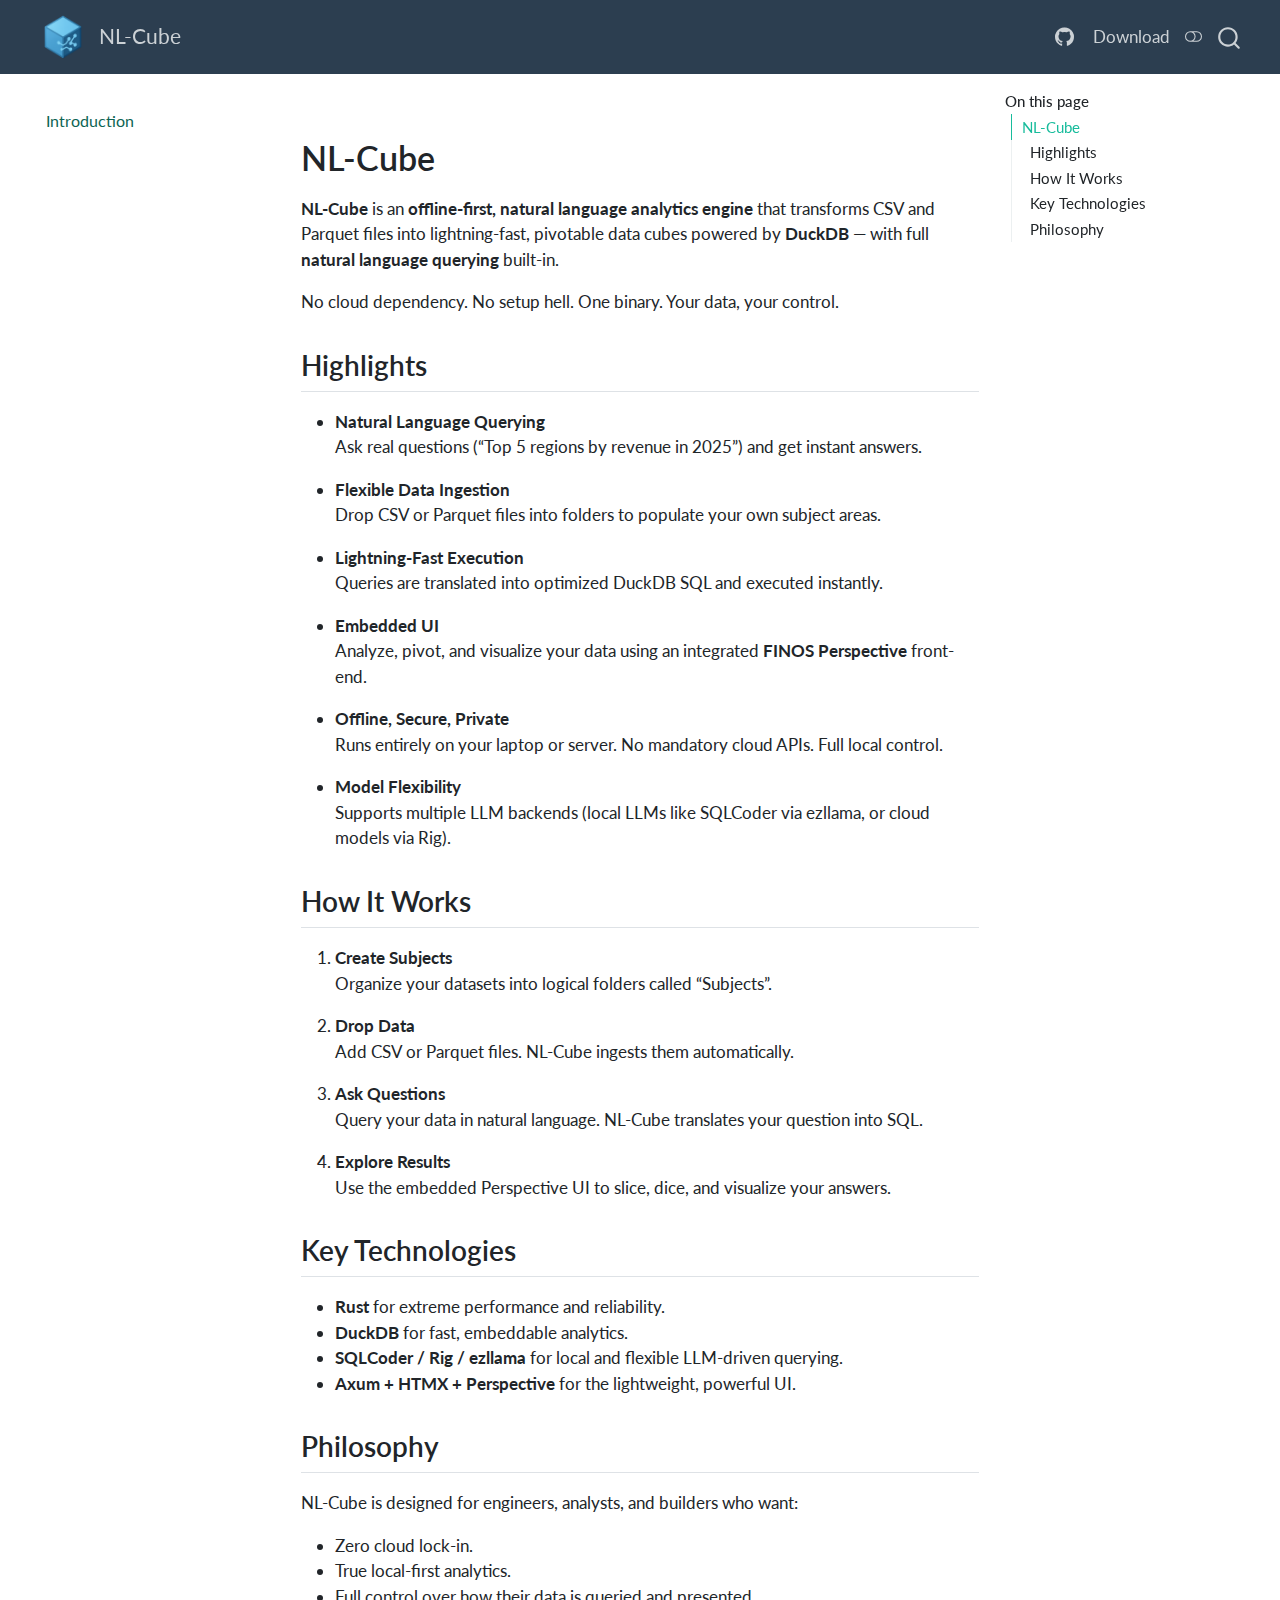
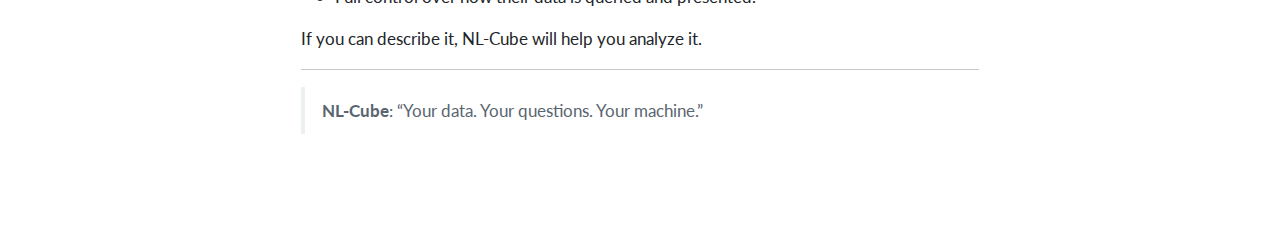
<file: index.html>
<!DOCTYPE html>
<html xmlns="http://www.w3.org/1999/xhtml" lang="en" xml:lang="en"><head>

<meta charset="utf-8">
<meta name="generator" content="quarto-1.6.40">

<meta name="viewport" content="width=device-width, initial-scale=1.0, user-scalable=yes">


<title>NL-Cube</title>
<style>
code{white-space: pre-wrap;}
span.smallcaps{font-variant: small-caps;}
div.columns{display: flex; gap: min(4vw, 1.5em);}
div.column{flex: auto; overflow-x: auto;}
div.hanging-indent{margin-left: 1.5em; text-indent: -1.5em;}
ul.task-list{list-style: none;}
ul.task-list li input[type="checkbox"] {
  width: 0.8em;
  margin: 0 0.8em 0.2em -1em; /* quarto-specific, see https://github.com/quarto-dev/quarto-cli/issues/4556 */ 
  vertical-align: middle;
}
</style>


<script src="site_libs/quarto-nav/quarto-nav.js"></script>
<script src="site_libs/quarto-nav/headroom.min.js"></script>
<script src="site_libs/clipboard/clipboard.min.js"></script>
<script src="site_libs/quarto-search/autocomplete.umd.js"></script>
<script src="site_libs/quarto-search/fuse.min.js"></script>
<script src="site_libs/quarto-search/quarto-search.js"></script>
<meta name="quarto:offset" content="./">
<script src="site_libs/quarto-html/quarto.js"></script>
<script src="site_libs/quarto-html/popper.min.js"></script>
<script src="site_libs/quarto-html/tippy.umd.min.js"></script>
<script src="site_libs/quarto-html/anchor.min.js"></script>
<link href="site_libs/quarto-html/tippy.css" rel="stylesheet">
<link href="site_libs/quarto-html/quarto-syntax-highlighting-549806ee2085284f45b00abea8c6df48.css" rel="stylesheet" class="quarto-color-scheme" id="quarto-text-highlighting-styles">
<link href="site_libs/quarto-html/quarto-syntax-highlighting-dark-8ea72dc5fed832574809a9c94082fbbb.css" rel="prefetch" class="quarto-color-scheme quarto-color-alternate" id="quarto-text-highlighting-styles">
<script src="site_libs/bootstrap/bootstrap.min.js"></script>
<link href="site_libs/bootstrap/bootstrap-icons.css" rel="stylesheet">
<link href="site_libs/bootstrap/bootstrap-d1b12f2568ecbe55642fee6aa00bd082.min.css" rel="stylesheet" append-hash="true" class="quarto-color-scheme" id="quarto-bootstrap" data-mode="light">
<link href="site_libs/bootstrap/bootstrap-dark-b2511bcbb01c2159fd96a78deb42ffd9.min.css" rel="prefetch" append-hash="true" class="quarto-color-scheme quarto-color-alternate" id="quarto-bootstrap" data-mode="dark">
<script id="quarto-search-options" type="application/json">{
  "location": "navbar",
  "copy-button": false,
  "collapse-after": 3,
  "panel-placement": "end",
  "type": "overlay",
  "limit": 50,
  "keyboard-shortcut": [
    "f",
    "/",
    "s"
  ],
  "show-item-context": false,
  "language": {
    "search-no-results-text": "No results",
    "search-matching-documents-text": "matching documents",
    "search-copy-link-title": "Copy link to search",
    "search-hide-matches-text": "Hide additional matches",
    "search-more-match-text": "more match in this document",
    "search-more-matches-text": "more matches in this document",
    "search-clear-button-title": "Clear",
    "search-text-placeholder": "",
    "search-detached-cancel-button-title": "Cancel",
    "search-submit-button-title": "Submit",
    "search-label": "Search"
  }
}</script>


<link rel="stylesheet" href="styles.css">
</head>

<body class="nav-sidebar floating nav-fixed">

<div id="quarto-search-results"></div>
  <header id="quarto-header" class="headroom fixed-top">
    <nav class="navbar navbar-expand-lg " data-bs-theme="dark">
      <div class="navbar-container container-fluid">
      <div class="navbar-brand-container mx-auto">
    <a href="./index.html" class="navbar-brand navbar-brand-logo">
    <img src="./images/logo.png" alt="" class="navbar-logo">
    </a>
    <a class="navbar-brand" href="./index.html">
    <span class="navbar-title">NL-Cube</span>
    </a>
  </div>
            <div id="quarto-search" class="" title="Search"></div>
          <button class="navbar-toggler" type="button" data-bs-toggle="collapse" data-bs-target="#navbarCollapse" aria-controls="navbarCollapse" role="menu" aria-expanded="false" aria-label="Toggle navigation" onclick="if (window.quartoToggleHeadroom) { window.quartoToggleHeadroom(); }">
  <span class="navbar-toggler-icon"></span>
</button>
          <div class="collapse navbar-collapse" id="navbarCollapse">
            <ul class="navbar-nav navbar-nav-scroll ms-auto">
  <li class="nav-item compact">
    <a class="nav-link" href="https://github.com/neural-chilli/NLCube"> <i class="bi bi-github" role="img">
</i> 
<span class="menu-text"></span></a>
  </li>  
  <li class="nav-item">
    <a class="nav-link" href="https://github.com/neural-chilli/NLCube/releases"> 
<span class="menu-text">Download</span></a>
  </li>  
</ul>
          </div> <!-- /navcollapse -->
            <div class="quarto-navbar-tools">
  <a href="" class="quarto-color-scheme-toggle quarto-navigation-tool  px-1" onclick="window.quartoToggleColorScheme(); return false;" title="Toggle dark mode"><i class="bi"></i></a>
</div>
      </div> <!-- /container-fluid -->
    </nav>
  <nav class="quarto-secondary-nav">
    <div class="container-fluid d-flex">
      <button type="button" class="quarto-btn-toggle btn" data-bs-toggle="collapse" role="button" data-bs-target=".quarto-sidebar-collapse-item" aria-controls="quarto-sidebar" aria-expanded="false" aria-label="Toggle sidebar navigation" onclick="if (window.quartoToggleHeadroom) { window.quartoToggleHeadroom(); }">
        <i class="bi bi-layout-text-sidebar-reverse"></i>
      </button>
        <nav class="quarto-page-breadcrumbs" aria-label="breadcrumb"><ol class="breadcrumb"><li class="breadcrumb-item"><a href="./index.html">Introduction</a></li></ol></nav>
        <a class="flex-grow-1" role="navigation" data-bs-toggle="collapse" data-bs-target=".quarto-sidebar-collapse-item" aria-controls="quarto-sidebar" aria-expanded="false" aria-label="Toggle sidebar navigation" onclick="if (window.quartoToggleHeadroom) { window.quartoToggleHeadroom(); }">      
        </a>
    </div>
  </nav>
</header>
<!-- content -->
<div id="quarto-content" class="quarto-container page-columns page-rows-contents page-layout-article page-navbar">
<!-- sidebar -->
  <nav id="quarto-sidebar" class="sidebar collapse collapse-horizontal quarto-sidebar-collapse-item sidebar-navigation floating overflow-auto">
    <div class="sidebar-menu-container"> 
    <ul class="list-unstyled mt-1">
        <li class="sidebar-item">
  <div class="sidebar-item-container"> 
  <a href="./index.html" class="sidebar-item-text sidebar-link active">
 <span class="menu-text">Introduction</span></a>
  </div>
</li>
    </ul>
    </div>
</nav>
<div id="quarto-sidebar-glass" class="quarto-sidebar-collapse-item" data-bs-toggle="collapse" data-bs-target=".quarto-sidebar-collapse-item"></div>
<!-- margin-sidebar -->
    <div id="quarto-margin-sidebar" class="sidebar margin-sidebar">
        <nav id="TOC" role="doc-toc" class="toc-active">
    <h2 id="toc-title">On this page</h2>
   
  <ul>
  <li><a href="#nl-cube" id="toc-nl-cube" class="nav-link active" data-scroll-target="#nl-cube">NL-Cube</a>
  <ul class="collapse">
  <li><a href="#highlights" id="toc-highlights" class="nav-link" data-scroll-target="#highlights">Highlights</a></li>
  <li><a href="#how-it-works" id="toc-how-it-works" class="nav-link" data-scroll-target="#how-it-works">How It Works</a></li>
  <li><a href="#key-technologies" id="toc-key-technologies" class="nav-link" data-scroll-target="#key-technologies">Key Technologies</a></li>
  <li><a href="#philosophy" id="toc-philosophy" class="nav-link" data-scroll-target="#philosophy">Philosophy</a></li>
  </ul></li>
  </ul>
</nav>
    </div>
<!-- main -->
<main class="content" id="quarto-document-content"><header id="title-block-header" class="quarto-title-block"></header>




<section id="nl-cube" class="level1">
<h1>NL-Cube</h1>
<p><strong>NL-Cube</strong> is an <strong>offline-first, natural language analytics engine</strong> that transforms CSV and Parquet files into lightning-fast, pivotable data cubes powered by <strong>DuckDB</strong> — with full <strong>natural language querying</strong> built-in.</p>
<p>No cloud dependency. No setup hell. One binary. Your data, your control.</p>
<section id="highlights" class="level2">
<h2 class="anchored" data-anchor-id="highlights">Highlights</h2>
<ul>
<li><p><strong>Natural Language Querying</strong><br>
Ask real questions (“Top 5 regions by revenue in 2025”) and get instant answers.</p></li>
<li><p><strong>Flexible Data Ingestion</strong><br>
Drop CSV or Parquet files into folders to populate your own subject areas.</p></li>
<li><p><strong>Lightning-Fast Execution</strong><br>
Queries are translated into optimized DuckDB SQL and executed instantly.</p></li>
<li><p><strong>Embedded UI</strong><br>
Analyze, pivot, and visualize your data using an integrated <strong>FINOS Perspective</strong> front-end.</p></li>
<li><p><strong>Offline, Secure, Private</strong><br>
Runs entirely on your laptop or server. No mandatory cloud APIs. Full local control.</p></li>
<li><p><strong>Model Flexibility</strong><br>
Supports multiple LLM backends (local LLMs like SQLCoder via ezllama, or cloud models via Rig).</p></li>
</ul>
</section>
<section id="how-it-works" class="level2">
<h2 class="anchored" data-anchor-id="how-it-works">How It Works</h2>
<ol type="1">
<li><p><strong>Create Subjects</strong><br>
Organize your datasets into logical folders called “Subjects”.</p></li>
<li><p><strong>Drop Data</strong><br>
Add CSV or Parquet files. NL-Cube ingests them automatically.</p></li>
<li><p><strong>Ask Questions</strong><br>
Query your data in natural language. NL-Cube translates your question into SQL.</p></li>
<li><p><strong>Explore Results</strong><br>
Use the embedded Perspective UI to slice, dice, and visualize your answers.</p></li>
</ol>
</section>
<section id="key-technologies" class="level2">
<h2 class="anchored" data-anchor-id="key-technologies">Key Technologies</h2>
<ul>
<li><strong>Rust</strong> for extreme performance and reliability.</li>
<li><strong>DuckDB</strong> for fast, embeddable analytics.</li>
<li><strong>SQLCoder / Rig / ezllama</strong> for local and flexible LLM-driven querying.</li>
<li><strong>Axum + HTMX + Perspective</strong> for the lightweight, powerful UI.</li>
</ul>
</section>
<section id="philosophy" class="level2">
<h2 class="anchored" data-anchor-id="philosophy">Philosophy</h2>
<p>NL-Cube is designed for engineers, analysts, and builders who want:</p>
<ul>
<li>Zero cloud lock-in.</li>
<li>True local-first analytics.</li>
<li>Full control over how their data is queried and presented.</li>
</ul>
<p>If you can describe it, NL-Cube will help you analyze it.</p>
<hr>
<blockquote class="blockquote">
<p><strong>NL-Cube</strong>: “Your data. Your questions. Your machine.”</p>
</blockquote>


</section>
</section>

</main> <!-- /main -->
<script id="quarto-html-after-body" type="application/javascript">
window.document.addEventListener("DOMContentLoaded", function (event) {
  const toggleBodyColorMode = (bsSheetEl) => {
    const mode = bsSheetEl.getAttribute("data-mode");
    const bodyEl = window.document.querySelector("body");
    if (mode === "dark") {
      bodyEl.classList.add("quarto-dark");
      bodyEl.classList.remove("quarto-light");
    } else {
      bodyEl.classList.add("quarto-light");
      bodyEl.classList.remove("quarto-dark");
    }
  }
  const toggleBodyColorPrimary = () => {
    const bsSheetEl = window.document.querySelector("link#quarto-bootstrap");
    if (bsSheetEl) {
      toggleBodyColorMode(bsSheetEl);
    }
  }
  toggleBodyColorPrimary();  
  const disableStylesheet = (stylesheets) => {
    for (let i=0; i < stylesheets.length; i++) {
      const stylesheet = stylesheets[i];
      stylesheet.rel = 'prefetch';
    }
  }
  const enableStylesheet = (stylesheets) => {
    for (let i=0; i < stylesheets.length; i++) {
      const stylesheet = stylesheets[i];
      stylesheet.rel = 'stylesheet';
    }
  }
  const manageTransitions = (selector, allowTransitions) => {
    const els = window.document.querySelectorAll(selector);
    for (let i=0; i < els.length; i++) {
      const el = els[i];
      if (allowTransitions) {
        el.classList.remove('notransition');
      } else {
        el.classList.add('notransition');
      }
    }
  }
  const toggleGiscusIfUsed = (isAlternate, darkModeDefault) => {
    const baseTheme = document.querySelector('#giscus-base-theme')?.value ?? 'light';
    const alternateTheme = document.querySelector('#giscus-alt-theme')?.value ?? 'dark';
    let newTheme = '';
    if(darkModeDefault) {
      newTheme = isAlternate ? baseTheme : alternateTheme;
    } else {
      newTheme = isAlternate ? alternateTheme : baseTheme;
    }
    const changeGiscusTheme = () => {
      // From: https://github.com/giscus/giscus/issues/336
      const sendMessage = (message) => {
        const iframe = document.querySelector('iframe.giscus-frame');
        if (!iframe) return;
        iframe.contentWindow.postMessage({ giscus: message }, 'https://giscus.app');
      }
      sendMessage({
        setConfig: {
          theme: newTheme
        }
      });
    }
    const isGiscussLoaded = window.document.querySelector('iframe.giscus-frame') !== null;
    if (isGiscussLoaded) {
      changeGiscusTheme();
    }
  }
  const toggleColorMode = (alternate) => {
    // Switch the stylesheets
    const alternateStylesheets = window.document.querySelectorAll('link.quarto-color-scheme.quarto-color-alternate');
    manageTransitions('#quarto-margin-sidebar .nav-link', false);
    if (alternate) {
      enableStylesheet(alternateStylesheets);
      for (const sheetNode of alternateStylesheets) {
        if (sheetNode.id === "quarto-bootstrap") {
          toggleBodyColorMode(sheetNode);
        }
      }
    } else {
      disableStylesheet(alternateStylesheets);
      toggleBodyColorPrimary();
    }
    manageTransitions('#quarto-margin-sidebar .nav-link', true);
    // Switch the toggles
    const toggles = window.document.querySelectorAll('.quarto-color-scheme-toggle');
    for (let i=0; i < toggles.length; i++) {
      const toggle = toggles[i];
      if (toggle) {
        if (alternate) {
          toggle.classList.add("alternate");     
        } else {
          toggle.classList.remove("alternate");
        }
      }
    }
    // Hack to workaround the fact that safari doesn't
    // properly recolor the scrollbar when toggling (#1455)
    if (navigator.userAgent.indexOf('Safari') > 0 && navigator.userAgent.indexOf('Chrome') == -1) {
      manageTransitions("body", false);
      window.scrollTo(0, 1);
      setTimeout(() => {
        window.scrollTo(0, 0);
        manageTransitions("body", true);
      }, 40);  
    }
  }
  const isFileUrl = () => { 
    return window.location.protocol === 'file:';
  }
  const hasAlternateSentinel = () => {  
    let styleSentinel = getColorSchemeSentinel();
    if (styleSentinel !== null) {
      return styleSentinel === "alternate";
    } else {
      return false;
    }
  }
  const setStyleSentinel = (alternate) => {
    const value = alternate ? "alternate" : "default";
    if (!isFileUrl()) {
      window.localStorage.setItem("quarto-color-scheme", value);
    } else {
      localAlternateSentinel = value;
    }
  }
  const getColorSchemeSentinel = () => {
    if (!isFileUrl()) {
      const storageValue = window.localStorage.getItem("quarto-color-scheme");
      return storageValue != null ? storageValue : localAlternateSentinel;
    } else {
      return localAlternateSentinel;
    }
  }
  const darkModeDefault = false;
  let localAlternateSentinel = darkModeDefault ? 'alternate' : 'default';
  // Dark / light mode switch
  window.quartoToggleColorScheme = () => {
    // Read the current dark / light value 
    let toAlternate = !hasAlternateSentinel();
    toggleColorMode(toAlternate);
    setStyleSentinel(toAlternate);
    toggleGiscusIfUsed(toAlternate, darkModeDefault);
  };
  // Ensure there is a toggle, if there isn't float one in the top right
  if (window.document.querySelector('.quarto-color-scheme-toggle') === null) {
    const a = window.document.createElement('a');
    a.classList.add('top-right');
    a.classList.add('quarto-color-scheme-toggle');
    a.href = "";
    a.onclick = function() { try { window.quartoToggleColorScheme(); } catch {} return false; };
    const i = window.document.createElement("i");
    i.classList.add('bi');
    a.appendChild(i);
    window.document.body.appendChild(a);
  }
  // Switch to dark mode if need be
  if (hasAlternateSentinel()) {
    toggleColorMode(true);
  } else {
    toggleColorMode(false);
  }
  const icon = "";
  const anchorJS = new window.AnchorJS();
  anchorJS.options = {
    placement: 'right',
    icon: icon
  };
  anchorJS.add('.anchored');
  const isCodeAnnotation = (el) => {
    for (const clz of el.classList) {
      if (clz.startsWith('code-annotation-')) {                     
        return true;
      }
    }
    return false;
  }
  const onCopySuccess = function(e) {
    // button target
    const button = e.trigger;
    // don't keep focus
    button.blur();
    // flash "checked"
    button.classList.add('code-copy-button-checked');
    var currentTitle = button.getAttribute("title");
    button.setAttribute("title", "Copied!");
    let tooltip;
    if (window.bootstrap) {
      button.setAttribute("data-bs-toggle", "tooltip");
      button.setAttribute("data-bs-placement", "left");
      button.setAttribute("data-bs-title", "Copied!");
      tooltip = new bootstrap.Tooltip(button, 
        { trigger: "manual", 
          customClass: "code-copy-button-tooltip",
          offset: [0, -8]});
      tooltip.show();    
    }
    setTimeout(function() {
      if (tooltip) {
        tooltip.hide();
        button.removeAttribute("data-bs-title");
        button.removeAttribute("data-bs-toggle");
        button.removeAttribute("data-bs-placement");
      }
      button.setAttribute("title", currentTitle);
      button.classList.remove('code-copy-button-checked');
    }, 1000);
    // clear code selection
    e.clearSelection();
  }
  const getTextToCopy = function(trigger) {
      const codeEl = trigger.previousElementSibling.cloneNode(true);
      for (const childEl of codeEl.children) {
        if (isCodeAnnotation(childEl)) {
          childEl.remove();
        }
      }
      return codeEl.innerText;
  }
  const clipboard = new window.ClipboardJS('.code-copy-button:not([data-in-quarto-modal])', {
    text: getTextToCopy
  });
  clipboard.on('success', onCopySuccess);
  if (window.document.getElementById('quarto-embedded-source-code-modal')) {
    const clipboardModal = new window.ClipboardJS('.code-copy-button[data-in-quarto-modal]', {
      text: getTextToCopy,
      container: window.document.getElementById('quarto-embedded-source-code-modal')
    });
    clipboardModal.on('success', onCopySuccess);
  }
    var localhostRegex = new RegExp(/^(?:http|https):\/\/localhost\:?[0-9]*\//);
    var mailtoRegex = new RegExp(/^mailto:/);
      var filterRegex = new RegExp('/' + window.location.host + '/');
    var isInternal = (href) => {
        return filterRegex.test(href) || localhostRegex.test(href) || mailtoRegex.test(href);
    }
    // Inspect non-navigation links and adorn them if external
 	var links = window.document.querySelectorAll('a[href]:not(.nav-link):not(.navbar-brand):not(.toc-action):not(.sidebar-link):not(.sidebar-item-toggle):not(.pagination-link):not(.no-external):not([aria-hidden]):not(.dropdown-item):not(.quarto-navigation-tool):not(.about-link)');
    for (var i=0; i<links.length; i++) {
      const link = links[i];
      if (!isInternal(link.href)) {
        // undo the damage that might have been done by quarto-nav.js in the case of
        // links that we want to consider external
        if (link.dataset.originalHref !== undefined) {
          link.href = link.dataset.originalHref;
        }
      }
    }
  function tippyHover(el, contentFn, onTriggerFn, onUntriggerFn) {
    const config = {
      allowHTML: true,
      maxWidth: 500,
      delay: 100,
      arrow: false,
      appendTo: function(el) {
          return el.parentElement;
      },
      interactive: true,
      interactiveBorder: 10,
      theme: 'quarto',
      placement: 'bottom-start',
    };
    if (contentFn) {
      config.content = contentFn;
    }
    if (onTriggerFn) {
      config.onTrigger = onTriggerFn;
    }
    if (onUntriggerFn) {
      config.onUntrigger = onUntriggerFn;
    }
    window.tippy(el, config); 
  }
  const noterefs = window.document.querySelectorAll('a[role="doc-noteref"]');
  for (var i=0; i<noterefs.length; i++) {
    const ref = noterefs[i];
    tippyHover(ref, function() {
      // use id or data attribute instead here
      let href = ref.getAttribute('data-footnote-href') || ref.getAttribute('href');
      try { href = new URL(href).hash; } catch {}
      const id = href.replace(/^#\/?/, "");
      const note = window.document.getElementById(id);
      if (note) {
        return note.innerHTML;
      } else {
        return "";
      }
    });
  }
  const xrefs = window.document.querySelectorAll('a.quarto-xref');
  const processXRef = (id, note) => {
    // Strip column container classes
    const stripColumnClz = (el) => {
      el.classList.remove("page-full", "page-columns");
      if (el.children) {
        for (const child of el.children) {
          stripColumnClz(child);
        }
      }
    }
    stripColumnClz(note)
    if (id === null || id.startsWith('sec-')) {
      // Special case sections, only their first couple elements
      const container = document.createElement("div");
      if (note.children && note.children.length > 2) {
        container.appendChild(note.children[0].cloneNode(true));
        for (let i = 1; i < note.children.length; i++) {
          const child = note.children[i];
          if (child.tagName === "P" && child.innerText === "") {
            continue;
          } else {
            container.appendChild(child.cloneNode(true));
            break;
          }
        }
        if (window.Quarto?.typesetMath) {
          window.Quarto.typesetMath(container);
        }
        return container.innerHTML
      } else {
        if (window.Quarto?.typesetMath) {
          window.Quarto.typesetMath(note);
        }
        return note.innerHTML;
      }
    } else {
      // Remove any anchor links if they are present
      const anchorLink = note.querySelector('a.anchorjs-link');
      if (anchorLink) {
        anchorLink.remove();
      }
      if (window.Quarto?.typesetMath) {
        window.Quarto.typesetMath(note);
      }
      if (note.classList.contains("callout")) {
        return note.outerHTML;
      } else {
        return note.innerHTML;
      }
    }
  }
  for (var i=0; i<xrefs.length; i++) {
    const xref = xrefs[i];
    tippyHover(xref, undefined, function(instance) {
      instance.disable();
      let url = xref.getAttribute('href');
      let hash = undefined; 
      if (url.startsWith('#')) {
        hash = url;
      } else {
        try { hash = new URL(url).hash; } catch {}
      }
      if (hash) {
        const id = hash.replace(/^#\/?/, "");
        const note = window.document.getElementById(id);
        if (note !== null) {
          try {
            const html = processXRef(id, note.cloneNode(true));
            instance.setContent(html);
          } finally {
            instance.enable();
            instance.show();
          }
        } else {
          // See if we can fetch this
          fetch(url.split('#')[0])
          .then(res => res.text())
          .then(html => {
            const parser = new DOMParser();
            const htmlDoc = parser.parseFromString(html, "text/html");
            const note = htmlDoc.getElementById(id);
            if (note !== null) {
              const html = processXRef(id, note);
              instance.setContent(html);
            } 
          }).finally(() => {
            instance.enable();
            instance.show();
          });
        }
      } else {
        // See if we can fetch a full url (with no hash to target)
        // This is a special case and we should probably do some content thinning / targeting
        fetch(url)
        .then(res => res.text())
        .then(html => {
          const parser = new DOMParser();
          const htmlDoc = parser.parseFromString(html, "text/html");
          const note = htmlDoc.querySelector('main.content');
          if (note !== null) {
            // This should only happen for chapter cross references
            // (since there is no id in the URL)
            // remove the first header
            if (note.children.length > 0 && note.children[0].tagName === "HEADER") {
              note.children[0].remove();
            }
            const html = processXRef(null, note);
            instance.setContent(html);
          } 
        }).finally(() => {
          instance.enable();
          instance.show();
        });
      }
    }, function(instance) {
    });
  }
      let selectedAnnoteEl;
      const selectorForAnnotation = ( cell, annotation) => {
        let cellAttr = 'data-code-cell="' + cell + '"';
        let lineAttr = 'data-code-annotation="' +  annotation + '"';
        const selector = 'span[' + cellAttr + '][' + lineAttr + ']';
        return selector;
      }
      const selectCodeLines = (annoteEl) => {
        const doc = window.document;
        const targetCell = annoteEl.getAttribute("data-target-cell");
        const targetAnnotation = annoteEl.getAttribute("data-target-annotation");
        const annoteSpan = window.document.querySelector(selectorForAnnotation(targetCell, targetAnnotation));
        const lines = annoteSpan.getAttribute("data-code-lines").split(",");
        const lineIds = lines.map((line) => {
          return targetCell + "-" + line;
        })
        let top = null;
        let height = null;
        let parent = null;
        if (lineIds.length > 0) {
            //compute the position of the single el (top and bottom and make a div)
            const el = window.document.getElementById(lineIds[0]);
            top = el.offsetTop;
            height = el.offsetHeight;
            parent = el.parentElement.parentElement;
          if (lineIds.length > 1) {
            const lastEl = window.document.getElementById(lineIds[lineIds.length - 1]);
            const bottom = lastEl.offsetTop + lastEl.offsetHeight;
            height = bottom - top;
          }
          if (top !== null && height !== null && parent !== null) {
            // cook up a div (if necessary) and position it 
            let div = window.document.getElementById("code-annotation-line-highlight");
            if (div === null) {
              div = window.document.createElement("div");
              div.setAttribute("id", "code-annotation-line-highlight");
              div.style.position = 'absolute';
              parent.appendChild(div);
            }
            div.style.top = top - 2 + "px";
            div.style.height = height + 4 + "px";
            div.style.left = 0;
            let gutterDiv = window.document.getElementById("code-annotation-line-highlight-gutter");
            if (gutterDiv === null) {
              gutterDiv = window.document.createElement("div");
              gutterDiv.setAttribute("id", "code-annotation-line-highlight-gutter");
              gutterDiv.style.position = 'absolute';
              const codeCell = window.document.getElementById(targetCell);
              const gutter = codeCell.querySelector('.code-annotation-gutter');
              gutter.appendChild(gutterDiv);
            }
            gutterDiv.style.top = top - 2 + "px";
            gutterDiv.style.height = height + 4 + "px";
          }
          selectedAnnoteEl = annoteEl;
        }
      };
      const unselectCodeLines = () => {
        const elementsIds = ["code-annotation-line-highlight", "code-annotation-line-highlight-gutter"];
        elementsIds.forEach((elId) => {
          const div = window.document.getElementById(elId);
          if (div) {
            div.remove();
          }
        });
        selectedAnnoteEl = undefined;
      };
        // Handle positioning of the toggle
    window.addEventListener(
      "resize",
      throttle(() => {
        elRect = undefined;
        if (selectedAnnoteEl) {
          selectCodeLines(selectedAnnoteEl);
        }
      }, 10)
    );
    function throttle(fn, ms) {
    let throttle = false;
    let timer;
      return (...args) => {
        if(!throttle) { // first call gets through
            fn.apply(this, args);
            throttle = true;
        } else { // all the others get throttled
            if(timer) clearTimeout(timer); // cancel #2
            timer = setTimeout(() => {
              fn.apply(this, args);
              timer = throttle = false;
            }, ms);
        }
      };
    }
      // Attach click handler to the DT
      const annoteDls = window.document.querySelectorAll('dt[data-target-cell]');
      for (const annoteDlNode of annoteDls) {
        annoteDlNode.addEventListener('click', (event) => {
          const clickedEl = event.target;
          if (clickedEl !== selectedAnnoteEl) {
            unselectCodeLines();
            const activeEl = window.document.querySelector('dt[data-target-cell].code-annotation-active');
            if (activeEl) {
              activeEl.classList.remove('code-annotation-active');
            }
            selectCodeLines(clickedEl);
            clickedEl.classList.add('code-annotation-active');
          } else {
            // Unselect the line
            unselectCodeLines();
            clickedEl.classList.remove('code-annotation-active');
          }
        });
      }
  const findCites = (el) => {
    const parentEl = el.parentElement;
    if (parentEl) {
      const cites = parentEl.dataset.cites;
      if (cites) {
        return {
          el,
          cites: cites.split(' ')
        };
      } else {
        return findCites(el.parentElement)
      }
    } else {
      return undefined;
    }
  };
  var bibliorefs = window.document.querySelectorAll('a[role="doc-biblioref"]');
  for (var i=0; i<bibliorefs.length; i++) {
    const ref = bibliorefs[i];
    const citeInfo = findCites(ref);
    if (citeInfo) {
      tippyHover(citeInfo.el, function() {
        var popup = window.document.createElement('div');
        citeInfo.cites.forEach(function(cite) {
          var citeDiv = window.document.createElement('div');
          citeDiv.classList.add('hanging-indent');
          citeDiv.classList.add('csl-entry');
          var biblioDiv = window.document.getElementById('ref-' + cite);
          if (biblioDiv) {
            citeDiv.innerHTML = biblioDiv.innerHTML;
          }
          popup.appendChild(citeDiv);
        });
        return popup.innerHTML;
      });
    }
  }
});
</script>
</div> <!-- /content -->




</body></html>
</file>
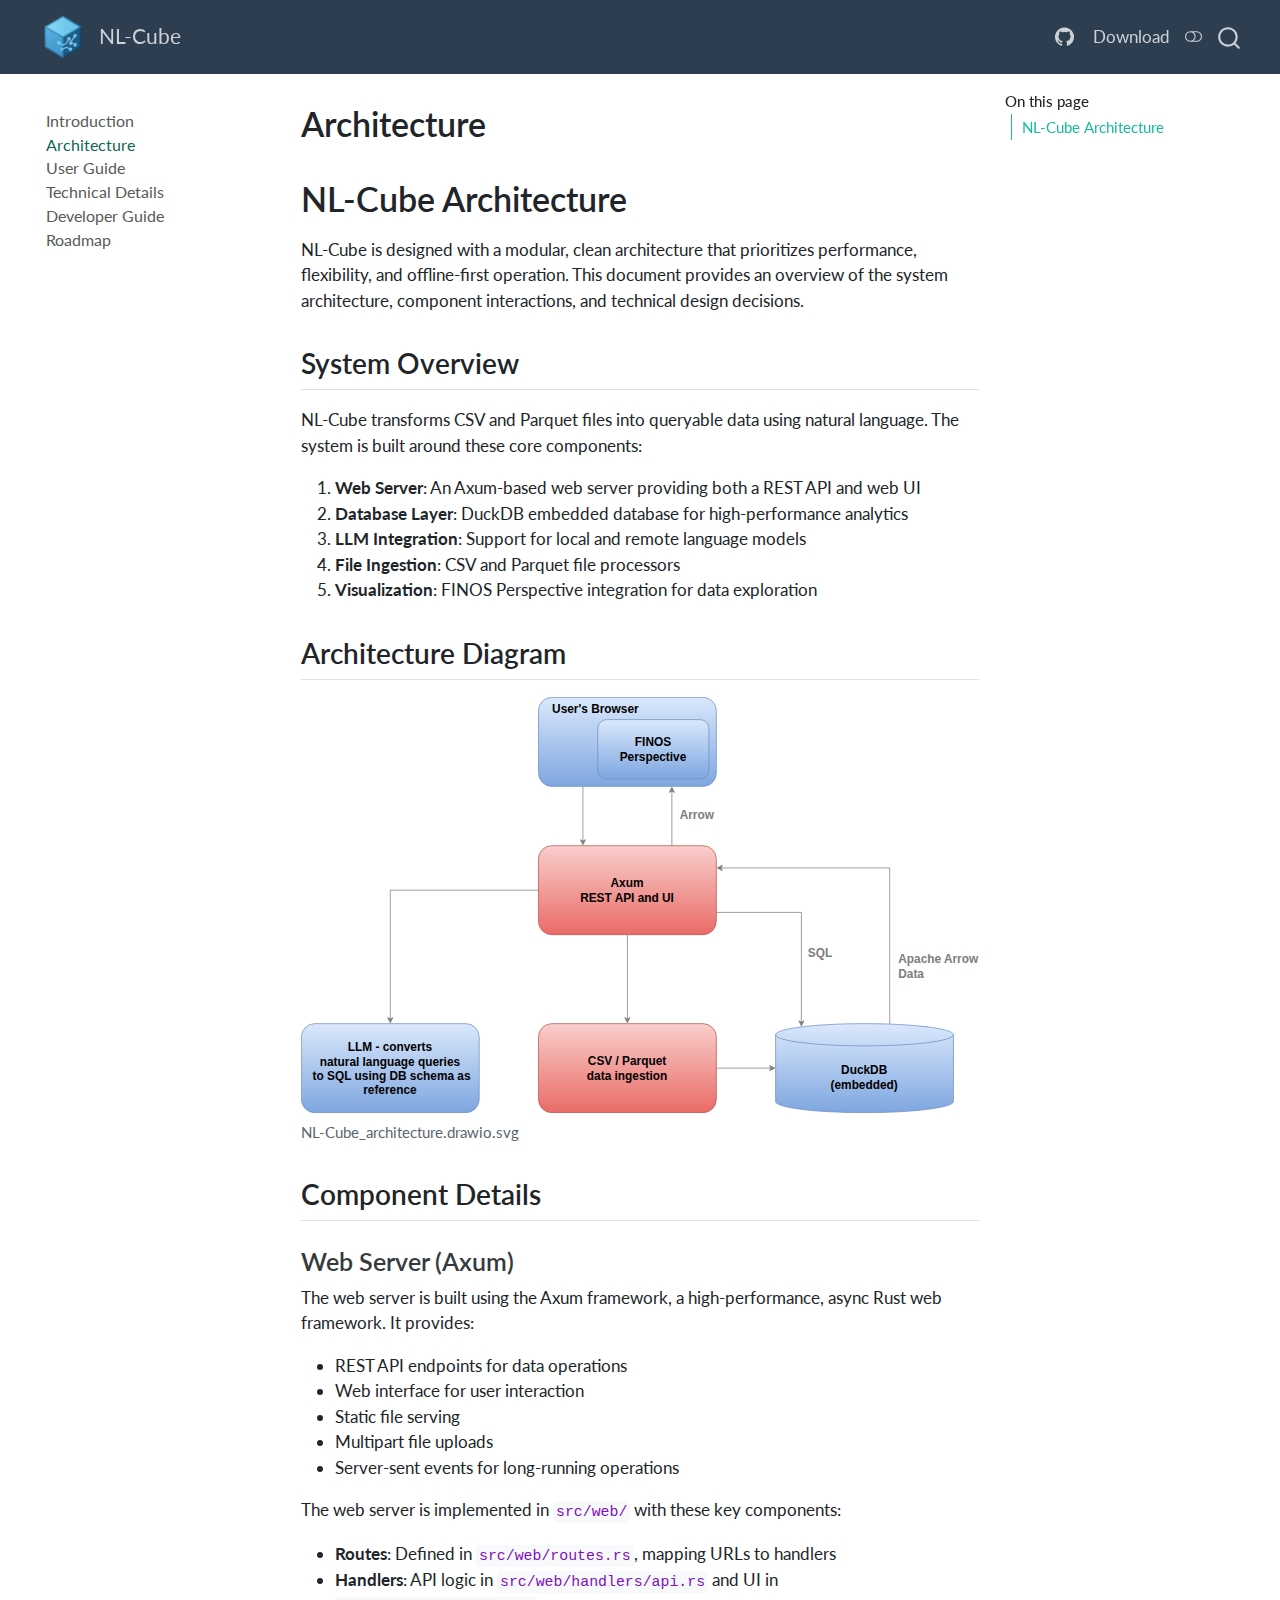
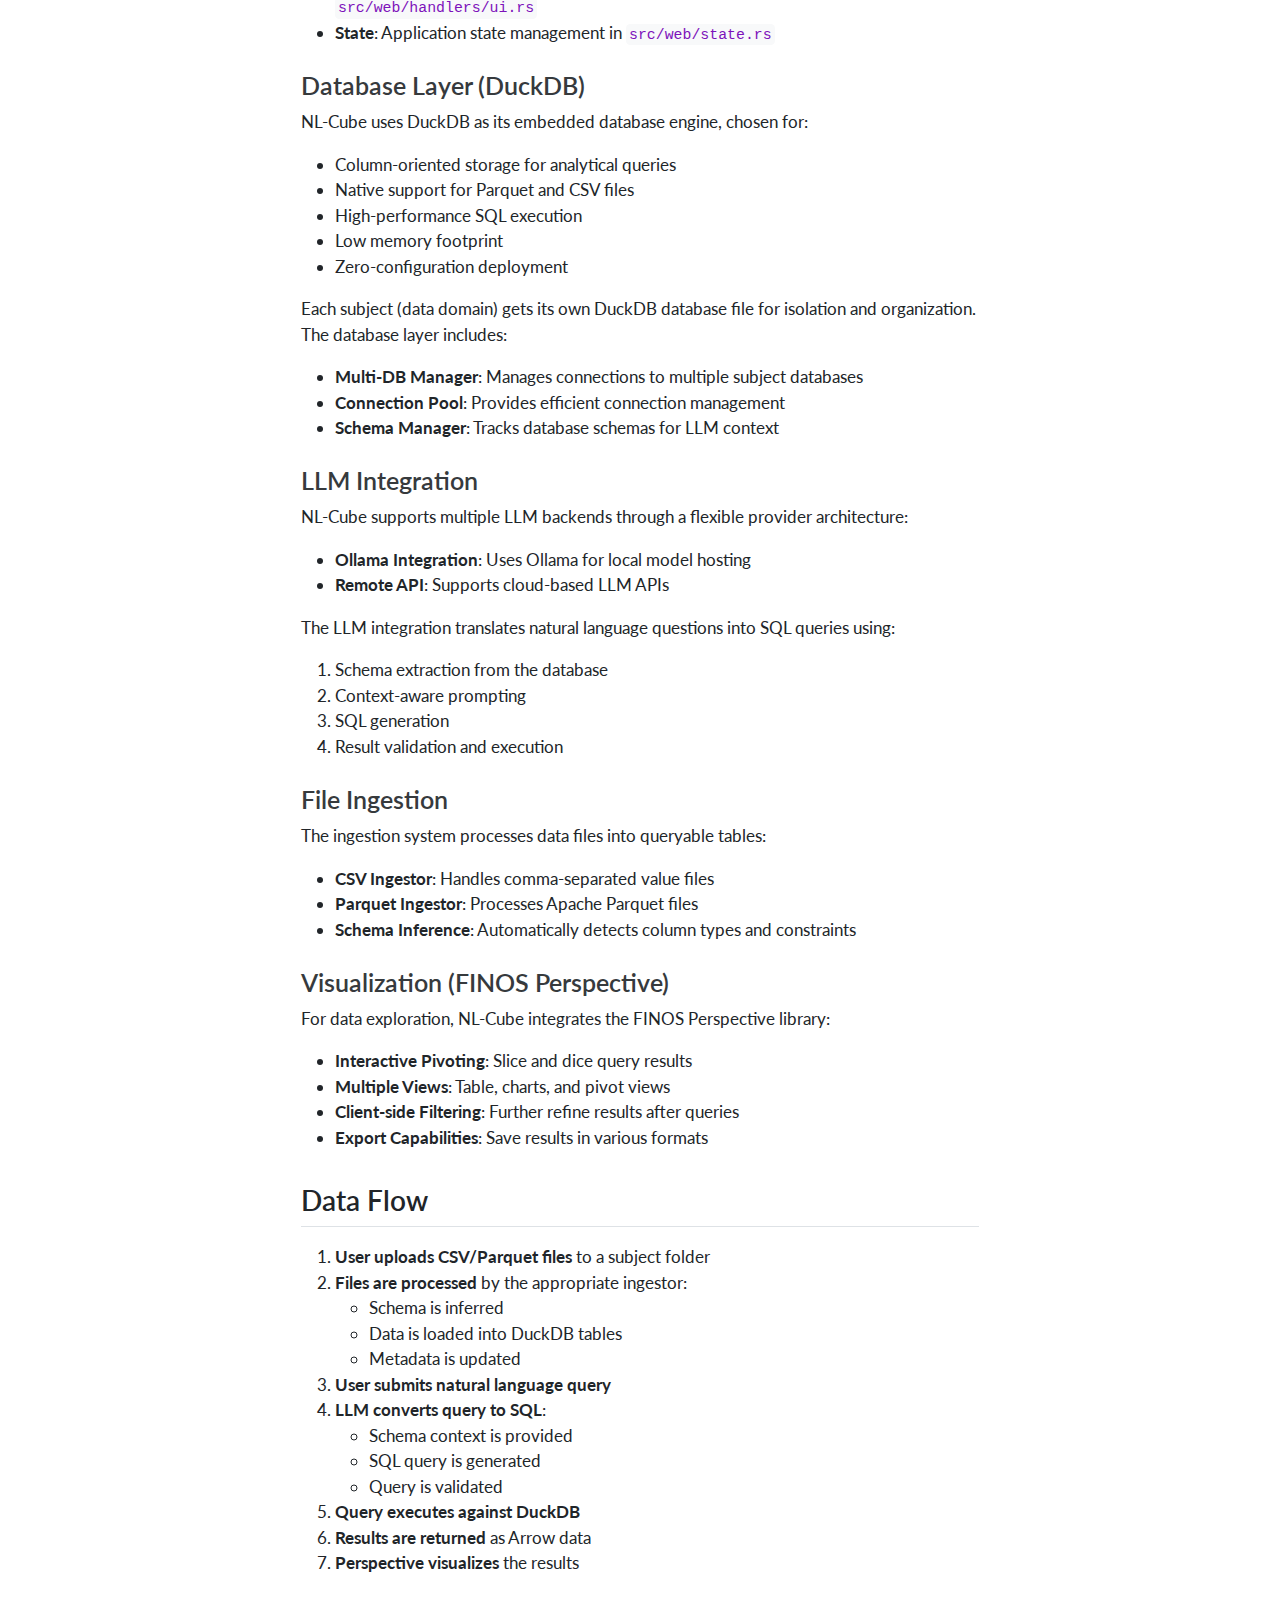
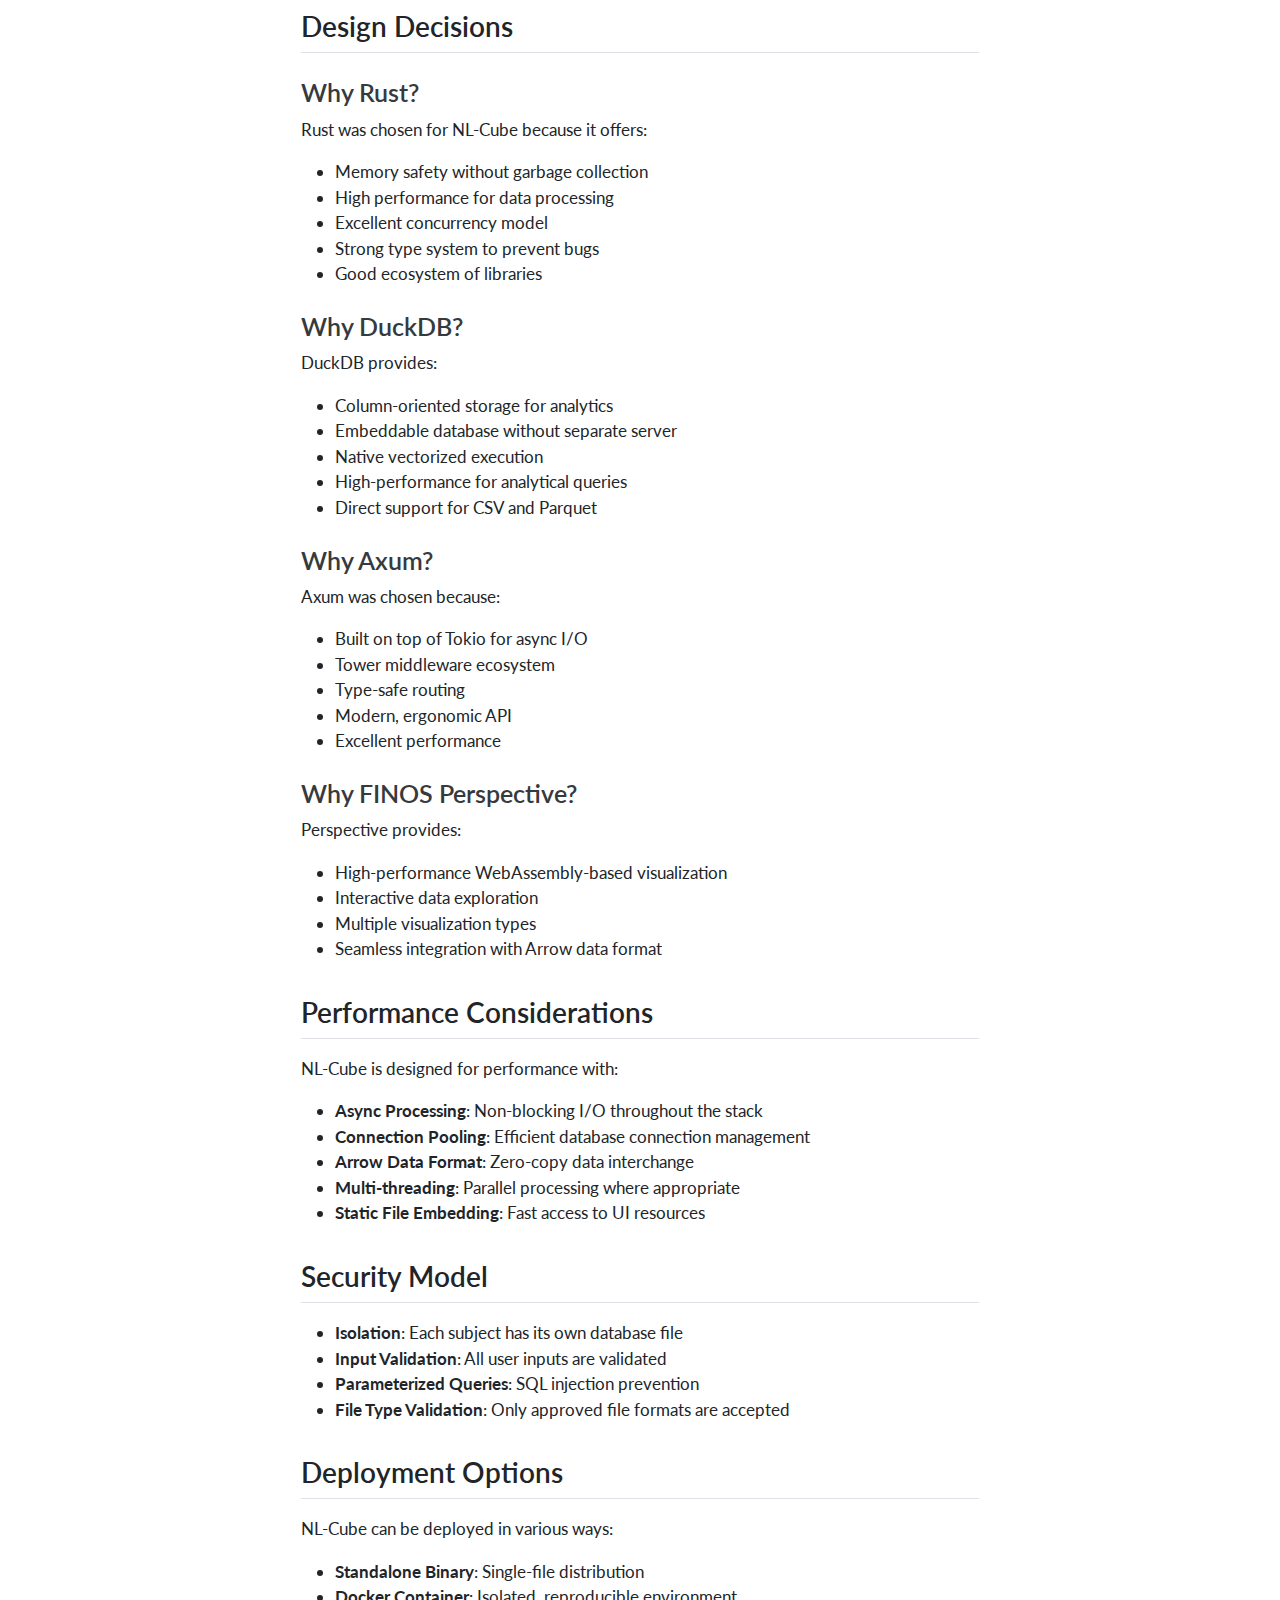
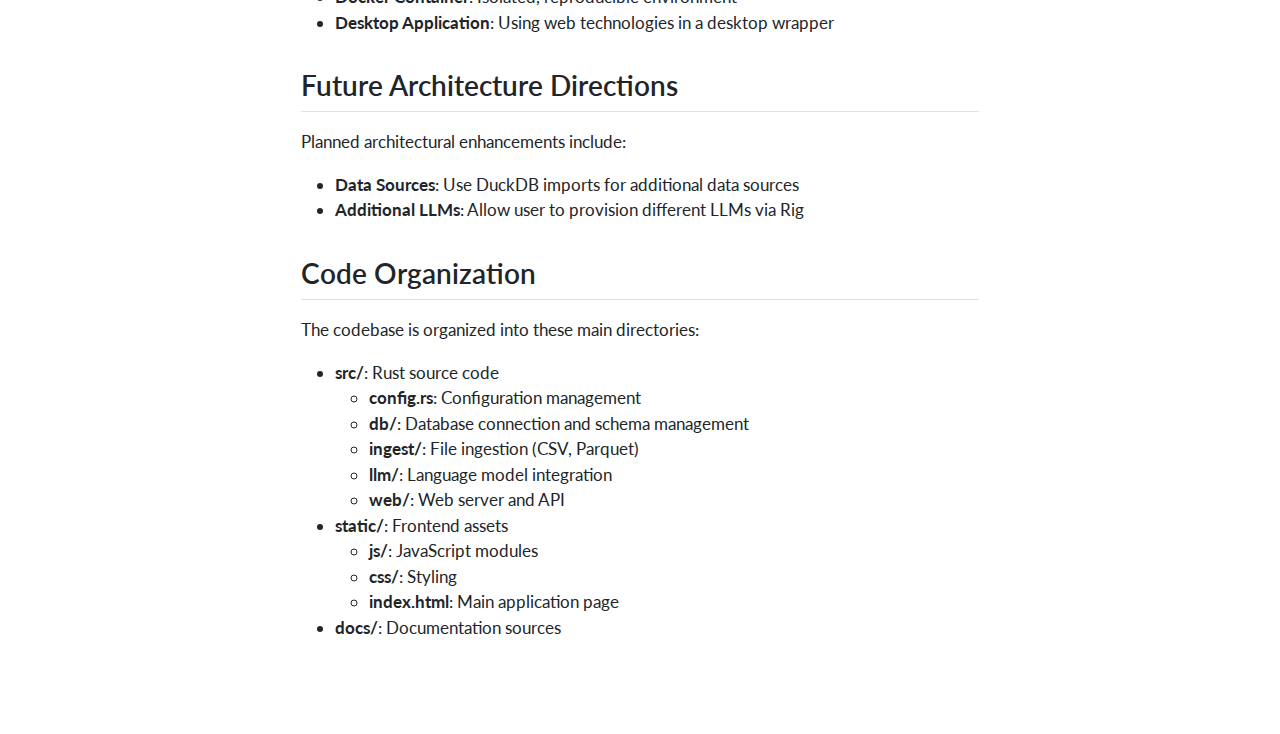
<file: architecture.html>
<!DOCTYPE html>
<html xmlns="http://www.w3.org/1999/xhtml" lang="en" xml:lang="en"><head>

<meta charset="utf-8">
<meta name="generator" content="quarto-1.7.30">

<meta name="viewport" content="width=device-width, initial-scale=1.0, user-scalable=yes">


<title>Architecture – NL-Cube</title>
<style>
code{white-space: pre-wrap;}
span.smallcaps{font-variant: small-caps;}
div.columns{display: flex; gap: min(4vw, 1.5em);}
div.column{flex: auto; overflow-x: auto;}
div.hanging-indent{margin-left: 1.5em; text-indent: -1.5em;}
ul.task-list{list-style: none;}
ul.task-list li input[type="checkbox"] {
  width: 0.8em;
  margin: 0 0.8em 0.2em -1em; /* quarto-specific, see https://github.com/quarto-dev/quarto-cli/issues/4556 */ 
  vertical-align: middle;
}
</style>


<script src="site_libs/quarto-nav/quarto-nav.js"></script>
<script src="site_libs/quarto-nav/headroom.min.js"></script>
<script src="site_libs/clipboard/clipboard.min.js"></script>
<script src="site_libs/quarto-search/autocomplete.umd.js"></script>
<script src="site_libs/quarto-search/fuse.min.js"></script>
<script src="site_libs/quarto-search/quarto-search.js"></script>
<meta name="quarto:offset" content="./">
<script src="site_libs/quarto-html/quarto.js" type="module"></script>
<script src="site_libs/quarto-html/tabsets/tabsets.js" type="module"></script>
<script src="site_libs/quarto-html/popper.min.js"></script>
<script src="site_libs/quarto-html/tippy.umd.min.js"></script>
<script src="site_libs/quarto-html/anchor.min.js"></script>
<link href="site_libs/quarto-html/tippy.css" rel="stylesheet">
<link href="site_libs/quarto-html/quarto-syntax-highlighting-de070a7b0ab54f8780927367ac907214.css" rel="stylesheet" class="quarto-color-scheme" id="quarto-text-highlighting-styles">
<link href="site_libs/quarto-html/quarto-syntax-highlighting-dark-2b3e328b71be8d25427581baeb23079b.css" rel="stylesheet" class="quarto-color-scheme quarto-color-alternate" id="quarto-text-highlighting-styles">
<link href="site_libs/quarto-html/quarto-syntax-highlighting-de070a7b0ab54f8780927367ac907214.css" rel="stylesheet" class="quarto-color-scheme-extra" id="quarto-text-highlighting-styles">
<script src="site_libs/bootstrap/bootstrap.min.js"></script>
<link href="site_libs/bootstrap/bootstrap-icons.css" rel="stylesheet">
<link href="site_libs/bootstrap/bootstrap-faa2b647def1732f781d0cf047a17803.min.css" rel="stylesheet" append-hash="true" class="quarto-color-scheme" id="quarto-bootstrap" data-mode="light">
<link href="site_libs/bootstrap/bootstrap-dark-1e2008b5319800129ef07735e70dc1d5.min.css" rel="stylesheet" append-hash="true" class="quarto-color-scheme quarto-color-alternate" id="quarto-bootstrap" data-mode="dark">
<link href="site_libs/bootstrap/bootstrap-faa2b647def1732f781d0cf047a17803.min.css" rel="stylesheet" append-hash="true" class="quarto-color-scheme-extra" id="quarto-bootstrap" data-mode="light">
<script id="quarto-search-options" type="application/json">{
  "location": "navbar",
  "copy-button": false,
  "collapse-after": 3,
  "panel-placement": "end",
  "type": "overlay",
  "limit": 50,
  "keyboard-shortcut": [
    "f",
    "/",
    "s"
  ],
  "show-item-context": false,
  "language": {
    "search-no-results-text": "No results",
    "search-matching-documents-text": "matching documents",
    "search-copy-link-title": "Copy link to search",
    "search-hide-matches-text": "Hide additional matches",
    "search-more-match-text": "more match in this document",
    "search-more-matches-text": "more matches in this document",
    "search-clear-button-title": "Clear",
    "search-text-placeholder": "",
    "search-detached-cancel-button-title": "Cancel",
    "search-submit-button-title": "Submit",
    "search-label": "Search"
  }
}</script>


<link rel="stylesheet" href="styles.css">
</head>

<body class="nav-sidebar floating nav-fixed quarto-light"><script id="quarto-html-before-body" type="application/javascript">
    const toggleBodyColorMode = (bsSheetEl) => {
      const mode = bsSheetEl.getAttribute("data-mode");
      const bodyEl = window.document.querySelector("body");
      if (mode === "dark") {
        bodyEl.classList.add("quarto-dark");
        bodyEl.classList.remove("quarto-light");
      } else {
        bodyEl.classList.add("quarto-light");
        bodyEl.classList.remove("quarto-dark");
      }
    }
    const toggleBodyColorPrimary = () => {
      const bsSheetEl = window.document.querySelector("link#quarto-bootstrap:not([rel=disabled-stylesheet])");
      if (bsSheetEl) {
        toggleBodyColorMode(bsSheetEl);
      }
    }
    const setColorSchemeToggle = (alternate) => {
      const toggles = window.document.querySelectorAll('.quarto-color-scheme-toggle');
      for (let i=0; i < toggles.length; i++) {
        const toggle = toggles[i];
        if (toggle) {
          if (alternate) {
            toggle.classList.add("alternate");
          } else {
            toggle.classList.remove("alternate");
          }
        }
      }
    };
    const toggleColorMode = (alternate) => {
      // Switch the stylesheets
      const primaryStylesheets = window.document.querySelectorAll('link.quarto-color-scheme:not(.quarto-color-alternate)');
      const alternateStylesheets = window.document.querySelectorAll('link.quarto-color-scheme.quarto-color-alternate');
      manageTransitions('#quarto-margin-sidebar .nav-link', false);
      if (alternate) {
        // note: dark is layered on light, we don't disable primary!
        enableStylesheet(alternateStylesheets);
        for (const sheetNode of alternateStylesheets) {
          if (sheetNode.id === "quarto-bootstrap") {
            toggleBodyColorMode(sheetNode);
          }
        }
      } else {
        disableStylesheet(alternateStylesheets);
        enableStylesheet(primaryStylesheets)
        toggleBodyColorPrimary();
      }
      manageTransitions('#quarto-margin-sidebar .nav-link', true);
      // Switch the toggles
      setColorSchemeToggle(alternate)
      // Hack to workaround the fact that safari doesn't
      // properly recolor the scrollbar when toggling (#1455)
      if (navigator.userAgent.indexOf('Safari') > 0 && navigator.userAgent.indexOf('Chrome') == -1) {
        manageTransitions("body", false);
        window.scrollTo(0, 1);
        setTimeout(() => {
          window.scrollTo(0, 0);
          manageTransitions("body", true);
        }, 40);
      }
    }
    const disableStylesheet = (stylesheets) => {
      for (let i=0; i < stylesheets.length; i++) {
        const stylesheet = stylesheets[i];
        stylesheet.rel = 'disabled-stylesheet';
      }
    }
    const enableStylesheet = (stylesheets) => {
      for (let i=0; i < stylesheets.length; i++) {
        const stylesheet = stylesheets[i];
        if(stylesheet.rel !== 'stylesheet') { // for Chrome, which will still FOUC without this check
          stylesheet.rel = 'stylesheet';
        }
      }
    }
    const manageTransitions = (selector, allowTransitions) => {
      const els = window.document.querySelectorAll(selector);
      for (let i=0; i < els.length; i++) {
        const el = els[i];
        if (allowTransitions) {
          el.classList.remove('notransition');
        } else {
          el.classList.add('notransition');
        }
      }
    }
    const isFileUrl = () => {
      return window.location.protocol === 'file:';
    }
    const hasAlternateSentinel = () => {
      let styleSentinel = getColorSchemeSentinel();
      if (styleSentinel !== null) {
        return styleSentinel === "alternate";
      } else {
        return false;
      }
    }
    const setStyleSentinel = (alternate) => {
      const value = alternate ? "alternate" : "default";
      if (!isFileUrl()) {
        window.localStorage.setItem("quarto-color-scheme", value);
      } else {
        localAlternateSentinel = value;
      }
    }
    const getColorSchemeSentinel = () => {
      if (!isFileUrl()) {
        const storageValue = window.localStorage.getItem("quarto-color-scheme");
        return storageValue != null ? storageValue : localAlternateSentinel;
      } else {
        return localAlternateSentinel;
      }
    }
    const toggleGiscusIfUsed = (isAlternate, darkModeDefault) => {
      const baseTheme = document.querySelector('#giscus-base-theme')?.value ?? 'light';
      const alternateTheme = document.querySelector('#giscus-alt-theme')?.value ?? 'dark';
      let newTheme = '';
      if(authorPrefersDark) {
        newTheme = isAlternate ? baseTheme : alternateTheme;
      } else {
        newTheme = isAlternate ? alternateTheme : baseTheme;
      }
      const changeGiscusTheme = () => {
        // From: https://github.com/giscus/giscus/issues/336
        const sendMessage = (message) => {
          const iframe = document.querySelector('iframe.giscus-frame');
          if (!iframe) return;
          iframe.contentWindow.postMessage({ giscus: message }, 'https://giscus.app');
        }
        sendMessage({
          setConfig: {
            theme: newTheme
          }
        });
      }
      const isGiscussLoaded = window.document.querySelector('iframe.giscus-frame') !== null;
      if (isGiscussLoaded) {
        changeGiscusTheme();
      }
    };
    const authorPrefersDark = false;
    const darkModeDefault = authorPrefersDark;
      document.querySelector('link#quarto-text-highlighting-styles.quarto-color-scheme-extra').rel = 'disabled-stylesheet';
      document.querySelector('link#quarto-bootstrap.quarto-color-scheme-extra').rel = 'disabled-stylesheet';
    let localAlternateSentinel = darkModeDefault ? 'alternate' : 'default';
    // Dark / light mode switch
    window.quartoToggleColorScheme = () => {
      // Read the current dark / light value
      let toAlternate = !hasAlternateSentinel();
      toggleColorMode(toAlternate);
      setStyleSentinel(toAlternate);
      toggleGiscusIfUsed(toAlternate, darkModeDefault);
      window.dispatchEvent(new Event('resize'));
    };
    // Switch to dark mode if need be
    if (hasAlternateSentinel()) {
      toggleColorMode(true);
    } else {
      toggleColorMode(false);
    }
  </script>

<div id="quarto-search-results"></div>
  <header id="quarto-header" class="headroom fixed-top">
    <nav class="navbar navbar-expand-lg " data-bs-theme="dark">
      <div class="navbar-container container-fluid">
      <div class="navbar-brand-container mx-auto">
    <a href="./index.html" class="navbar-brand navbar-brand-logo">
    <img src="./images/logo.png" alt="" class="navbar-logo">
    </a>
    <a class="navbar-brand" href="./index.html">
    <span class="navbar-title">NL-Cube</span>
    </a>
  </div>
            <div id="quarto-search" class="" title="Search"></div>
          <button class="navbar-toggler" type="button" data-bs-toggle="collapse" data-bs-target="#navbarCollapse" aria-controls="navbarCollapse" role="menu" aria-expanded="false" aria-label="Toggle navigation" onclick="if (window.quartoToggleHeadroom) { window.quartoToggleHeadroom(); }">
  <span class="navbar-toggler-icon"></span>
</button>
          <div class="collapse navbar-collapse" id="navbarCollapse">
            <ul class="navbar-nav navbar-nav-scroll ms-auto">
  <li class="nav-item compact">
    <a class="nav-link" href="https://github.com/joefrost01/nl-cube"> <i class="bi bi-github" role="img">
</i> 
<span class="menu-text"></span></a>
  </li>  
  <li class="nav-item">
    <a class="nav-link" href="https://github.com/joefrost01/nl-cube/releases"> 
<span class="menu-text">Download</span></a>
  </li>  
</ul>
          </div> <!-- /navcollapse -->
            <div class="quarto-navbar-tools">
  <a href="" class="quarto-color-scheme-toggle quarto-navigation-tool  px-1" onclick="window.quartoToggleColorScheme(); return false;" title="Toggle dark mode"><i class="bi"></i></a>
</div>
      </div> <!-- /container-fluid -->
    </nav>
  <nav class="quarto-secondary-nav">
    <div class="container-fluid d-flex">
      <button type="button" class="quarto-btn-toggle btn" data-bs-toggle="collapse" role="button" data-bs-target=".quarto-sidebar-collapse-item" aria-controls="quarto-sidebar" aria-expanded="false" aria-label="Toggle sidebar navigation" onclick="if (window.quartoToggleHeadroom) { window.quartoToggleHeadroom(); }">
        <i class="bi bi-layout-text-sidebar-reverse"></i>
      </button>
        <nav class="quarto-page-breadcrumbs" aria-label="breadcrumb"><ol class="breadcrumb"><li class="breadcrumb-item"><a href="./architecture.html">Architecture</a></li></ol></nav>
        <a class="flex-grow-1" role="navigation" data-bs-toggle="collapse" data-bs-target=".quarto-sidebar-collapse-item" aria-controls="quarto-sidebar" aria-expanded="false" aria-label="Toggle sidebar navigation" onclick="if (window.quartoToggleHeadroom) { window.quartoToggleHeadroom(); }">      
        </a>
    </div>
  </nav>
</header>
<!-- content -->
<div id="quarto-content" class="quarto-container page-columns page-rows-contents page-layout-article page-navbar">
<!-- sidebar -->
  <nav id="quarto-sidebar" class="sidebar collapse collapse-horizontal quarto-sidebar-collapse-item sidebar-navigation floating overflow-auto">
    <div class="sidebar-menu-container"> 
    <ul class="list-unstyled mt-1">
        <li class="sidebar-item">
  <div class="sidebar-item-container"> 
  <a href="./index.html" class="sidebar-item-text sidebar-link">
 <span class="menu-text">Introduction</span></a>
  </div>
</li>
        <li class="sidebar-item">
  <div class="sidebar-item-container"> 
  <a href="./architecture.html" class="sidebar-item-text sidebar-link active">
 <span class="menu-text">Architecture</span></a>
  </div>
</li>
        <li class="sidebar-item">
  <div class="sidebar-item-container"> 
  <a href="./user_guide.html" class="sidebar-item-text sidebar-link">
 <span class="menu-text">User Guide</span></a>
  </div>
</li>
        <li class="sidebar-item">
  <div class="sidebar-item-container"> 
  <a href="./technical_details.html" class="sidebar-item-text sidebar-link">
 <span class="menu-text">Technical Details</span></a>
  </div>
</li>
        <li class="sidebar-item">
  <div class="sidebar-item-container"> 
  <a href="./developer_guide.html" class="sidebar-item-text sidebar-link">
 <span class="menu-text">Developer Guide</span></a>
  </div>
</li>
        <li class="sidebar-item">
  <div class="sidebar-item-container"> 
  <a href="./roadmap.html" class="sidebar-item-text sidebar-link">
 <span class="menu-text">Roadmap</span></a>
  </div>
</li>
    </ul>
    </div>
</nav>
<div id="quarto-sidebar-glass" class="quarto-sidebar-collapse-item" data-bs-toggle="collapse" data-bs-target=".quarto-sidebar-collapse-item"></div>
<!-- margin-sidebar -->
    <div id="quarto-margin-sidebar" class="sidebar margin-sidebar">
        <nav id="TOC" role="doc-toc" class="toc-active">
    <h2 id="toc-title">On this page</h2>
   
  <ul>
  <li><a href="#nl-cube-architecture" id="toc-nl-cube-architecture" class="nav-link active" data-scroll-target="#nl-cube-architecture">NL-Cube Architecture</a>
  <ul class="collapse">
  <li><a href="#system-overview" id="toc-system-overview" class="nav-link" data-scroll-target="#system-overview">System Overview</a></li>
  <li><a href="#architecture-diagram" id="toc-architecture-diagram" class="nav-link" data-scroll-target="#architecture-diagram">Architecture Diagram</a></li>
  <li><a href="#component-details" id="toc-component-details" class="nav-link" data-scroll-target="#component-details">Component Details</a>
  <ul class="collapse">
  <li><a href="#web-server-axum" id="toc-web-server-axum" class="nav-link" data-scroll-target="#web-server-axum">Web Server (Axum)</a></li>
  <li><a href="#database-layer-duckdb" id="toc-database-layer-duckdb" class="nav-link" data-scroll-target="#database-layer-duckdb">Database Layer (DuckDB)</a></li>
  <li><a href="#llm-integration" id="toc-llm-integration" class="nav-link" data-scroll-target="#llm-integration">LLM Integration</a></li>
  <li><a href="#file-ingestion" id="toc-file-ingestion" class="nav-link" data-scroll-target="#file-ingestion">File Ingestion</a></li>
  <li><a href="#visualization-finos-perspective" id="toc-visualization-finos-perspective" class="nav-link" data-scroll-target="#visualization-finos-perspective">Visualization (FINOS Perspective)</a></li>
  </ul></li>
  <li><a href="#data-flow" id="toc-data-flow" class="nav-link" data-scroll-target="#data-flow">Data Flow</a></li>
  <li><a href="#design-decisions" id="toc-design-decisions" class="nav-link" data-scroll-target="#design-decisions">Design Decisions</a>
  <ul class="collapse">
  <li><a href="#why-rust" id="toc-why-rust" class="nav-link" data-scroll-target="#why-rust">Why Rust?</a></li>
  <li><a href="#why-duckdb" id="toc-why-duckdb" class="nav-link" data-scroll-target="#why-duckdb">Why DuckDB?</a></li>
  <li><a href="#why-axum" id="toc-why-axum" class="nav-link" data-scroll-target="#why-axum">Why Axum?</a></li>
  <li><a href="#why-finos-perspective" id="toc-why-finos-perspective" class="nav-link" data-scroll-target="#why-finos-perspective">Why FINOS Perspective?</a></li>
  </ul></li>
  <li><a href="#performance-considerations" id="toc-performance-considerations" class="nav-link" data-scroll-target="#performance-considerations">Performance Considerations</a></li>
  <li><a href="#security-model" id="toc-security-model" class="nav-link" data-scroll-target="#security-model">Security Model</a></li>
  <li><a href="#deployment-options" id="toc-deployment-options" class="nav-link" data-scroll-target="#deployment-options">Deployment Options</a></li>
  <li><a href="#future-architecture-directions" id="toc-future-architecture-directions" class="nav-link" data-scroll-target="#future-architecture-directions">Future Architecture Directions</a></li>
  <li><a href="#code-organization" id="toc-code-organization" class="nav-link" data-scroll-target="#code-organization">Code Organization</a></li>
  </ul></li>
  </ul>
</nav>
    </div>
<!-- main -->
<main class="content" id="quarto-document-content">


<header id="title-block-header" class="quarto-title-block default">
<div class="quarto-title">
<h1 class="title">Architecture</h1>
</div>



<div class="quarto-title-meta">

    
  
    
  </div>
  


</header>


<section id="nl-cube-architecture" class="level1">
<h1>NL-Cube Architecture</h1>
<p>NL-Cube is designed with a modular, clean architecture that prioritizes performance, flexibility, and offline-first operation. This document provides an overview of the system architecture, component interactions, and technical design decisions.</p>
<section id="system-overview" class="level2">
<h2 class="anchored" data-anchor-id="system-overview">System Overview</h2>
<p>NL-Cube transforms CSV and Parquet files into queryable data using natural language. The system is built around these core components:</p>
<ol type="1">
<li><strong>Web Server</strong>: An Axum-based web server providing both a REST API and web UI</li>
<li><strong>Database Layer</strong>: DuckDB embedded database for high-performance analytics</li>
<li><strong>LLM Integration</strong>: Support for local and remote language models</li>
<li><strong>File Ingestion</strong>: CSV and Parquet file processors</li>
<li><strong>Visualization</strong>: FINOS Perspective integration for data exploration</li>
</ol>
</section>
<section id="architecture-diagram" class="level2">
<h2 class="anchored" data-anchor-id="architecture-diagram">Architecture Diagram</h2>
<div class="quarto-figure quarto-figure-center">
<figure class="figure">
<p><img src="images/NL-Cube_architecture.drawio.svg" class="img-fluid figure-img"></p>
<figcaption>NL-Cube_architecture.drawio.svg</figcaption>
</figure>
</div>
</section>
<section id="component-details" class="level2">
<h2 class="anchored" data-anchor-id="component-details">Component Details</h2>
<section id="web-server-axum" class="level3">
<h3 class="anchored" data-anchor-id="web-server-axum">Web Server (Axum)</h3>
<p>The web server is built using the Axum framework, a high-performance, async Rust web framework. It provides:</p>
<ul>
<li>REST API endpoints for data operations</li>
<li>Web interface for user interaction</li>
<li>Static file serving</li>
<li>Multipart file uploads</li>
<li>Server-sent events for long-running operations</li>
</ul>
<p>The web server is implemented in <code>src/web/</code> with these key components:</p>
<ul>
<li><strong>Routes</strong>: Defined in <code>src/web/routes.rs</code>, mapping URLs to handlers</li>
<li><strong>Handlers</strong>: API logic in <code>src/web/handlers/api.rs</code> and UI in <code>src/web/handlers/ui.rs</code></li>
<li><strong>State</strong>: Application state management in <code>src/web/state.rs</code></li>
</ul>
</section>
<section id="database-layer-duckdb" class="level3">
<h3 class="anchored" data-anchor-id="database-layer-duckdb">Database Layer (DuckDB)</h3>
<p>NL-Cube uses DuckDB as its embedded database engine, chosen for:</p>
<ul>
<li>Column-oriented storage for analytical queries</li>
<li>Native support for Parquet and CSV files</li>
<li>High-performance SQL execution</li>
<li>Low memory footprint</li>
<li>Zero-configuration deployment</li>
</ul>
<p>Each subject (data domain) gets its own DuckDB database file for isolation and organization. The database layer includes:</p>
<ul>
<li><strong>Multi-DB Manager</strong>: Manages connections to multiple subject databases</li>
<li><strong>Connection Pool</strong>: Provides efficient connection management</li>
<li><strong>Schema Manager</strong>: Tracks database schemas for LLM context</li>
</ul>
</section>
<section id="llm-integration" class="level3">
<h3 class="anchored" data-anchor-id="llm-integration">LLM Integration</h3>
<p>NL-Cube supports multiple LLM backends through a flexible provider architecture:</p>
<ul>
<li><strong>Ollama Integration</strong>: Uses Ollama for local model hosting</li>
<li><strong>Remote API</strong>: Supports cloud-based LLM APIs</li>
</ul>
<p>The LLM integration translates natural language questions into SQL queries using:</p>
<ol type="1">
<li>Schema extraction from the database</li>
<li>Context-aware prompting</li>
<li>SQL generation</li>
<li>Result validation and execution</li>
</ol>
</section>
<section id="file-ingestion" class="level3">
<h3 class="anchored" data-anchor-id="file-ingestion">File Ingestion</h3>
<p>The ingestion system processes data files into queryable tables:</p>
<ul>
<li><strong>CSV Ingestor</strong>: Handles comma-separated value files</li>
<li><strong>Parquet Ingestor</strong>: Processes Apache Parquet files</li>
<li><strong>Schema Inference</strong>: Automatically detects column types and constraints</li>
</ul>
</section>
<section id="visualization-finos-perspective" class="level3">
<h3 class="anchored" data-anchor-id="visualization-finos-perspective">Visualization (FINOS Perspective)</h3>
<p>For data exploration, NL-Cube integrates the FINOS Perspective library:</p>
<ul>
<li><strong>Interactive Pivoting</strong>: Slice and dice query results</li>
<li><strong>Multiple Views</strong>: Table, charts, and pivot views</li>
<li><strong>Client-side Filtering</strong>: Further refine results after queries</li>
<li><strong>Export Capabilities</strong>: Save results in various formats</li>
</ul>
</section>
</section>
<section id="data-flow" class="level2">
<h2 class="anchored" data-anchor-id="data-flow">Data Flow</h2>
<ol type="1">
<li><strong>User uploads CSV/Parquet files</strong> to a subject folder</li>
<li><strong>Files are processed</strong> by the appropriate ingestor:
<ul>
<li>Schema is inferred</li>
<li>Data is loaded into DuckDB tables</li>
<li>Metadata is updated</li>
</ul></li>
<li><strong>User submits natural language query</strong></li>
<li><strong>LLM converts query to SQL</strong>:
<ul>
<li>Schema context is provided</li>
<li>SQL query is generated</li>
<li>Query is validated</li>
</ul></li>
<li><strong>Query executes against DuckDB</strong></li>
<li><strong>Results are returned</strong> as Arrow data</li>
<li><strong>Perspective visualizes</strong> the results</li>
</ol>
</section>
<section id="design-decisions" class="level2">
<h2 class="anchored" data-anchor-id="design-decisions">Design Decisions</h2>
<section id="why-rust" class="level3">
<h3 class="anchored" data-anchor-id="why-rust">Why Rust?</h3>
<p>Rust was chosen for NL-Cube because it offers:</p>
<ul>
<li>Memory safety without garbage collection</li>
<li>High performance for data processing</li>
<li>Excellent concurrency model</li>
<li>Strong type system to prevent bugs</li>
<li>Good ecosystem of libraries</li>
</ul>
</section>
<section id="why-duckdb" class="level3">
<h3 class="anchored" data-anchor-id="why-duckdb">Why DuckDB?</h3>
<p>DuckDB provides:</p>
<ul>
<li>Column-oriented storage for analytics</li>
<li>Embeddable database without separate server</li>
<li>Native vectorized execution</li>
<li>High-performance for analytical queries</li>
<li>Direct support for CSV and Parquet</li>
</ul>
</section>
<section id="why-axum" class="level3">
<h3 class="anchored" data-anchor-id="why-axum">Why Axum?</h3>
<p>Axum was chosen because:</p>
<ul>
<li>Built on top of Tokio for async I/O</li>
<li>Tower middleware ecosystem</li>
<li>Type-safe routing</li>
<li>Modern, ergonomic API</li>
<li>Excellent performance</li>
</ul>
</section>
<section id="why-finos-perspective" class="level3">
<h3 class="anchored" data-anchor-id="why-finos-perspective">Why FINOS Perspective?</h3>
<p>Perspective provides:</p>
<ul>
<li>High-performance WebAssembly-based visualization</li>
<li>Interactive data exploration</li>
<li>Multiple visualization types</li>
<li>Seamless integration with Arrow data format</li>
</ul>
</section>
</section>
<section id="performance-considerations" class="level2">
<h2 class="anchored" data-anchor-id="performance-considerations">Performance Considerations</h2>
<p>NL-Cube is designed for performance with:</p>
<ul>
<li><strong>Async Processing</strong>: Non-blocking I/O throughout the stack</li>
<li><strong>Connection Pooling</strong>: Efficient database connection management</li>
<li><strong>Arrow Data Format</strong>: Zero-copy data interchange</li>
<li><strong>Multi-threading</strong>: Parallel processing where appropriate</li>
<li><strong>Static File Embedding</strong>: Fast access to UI resources</li>
</ul>
</section>
<section id="security-model" class="level2">
<h2 class="anchored" data-anchor-id="security-model">Security Model</h2>
<ul>
<li><strong>Isolation</strong>: Each subject has its own database file</li>
<li><strong>Input Validation</strong>: All user inputs are validated</li>
<li><strong>Parameterized Queries</strong>: SQL injection prevention</li>
<li><strong>File Type Validation</strong>: Only approved file formats are accepted</li>
</ul>
</section>
<section id="deployment-options" class="level2">
<h2 class="anchored" data-anchor-id="deployment-options">Deployment Options</h2>
<p>NL-Cube can be deployed in various ways:</p>
<ul>
<li><strong>Standalone Binary</strong>: Single-file distribution</li>
<li><strong>Docker Container</strong>: Isolated, reproducible environment</li>
<li><strong>Desktop Application</strong>: Using web technologies in a desktop wrapper</li>
</ul>
</section>
<section id="future-architecture-directions" class="level2">
<h2 class="anchored" data-anchor-id="future-architecture-directions">Future Architecture Directions</h2>
<p>Planned architectural enhancements include:</p>
<ul>
<li><strong>Data Sources</strong>: Use DuckDB imports for additional data sources</li>
<li><strong>Additional LLMs</strong>: Allow user to provision different LLMs via Rig</li>
</ul>
</section>
<section id="code-organization" class="level2">
<h2 class="anchored" data-anchor-id="code-organization">Code Organization</h2>
<p>The codebase is organized into these main directories:</p>
<ul>
<li><strong>src/</strong>: Rust source code
<ul>
<li><strong>config.rs</strong>: Configuration management</li>
<li><strong>db/</strong>: Database connection and schema management</li>
<li><strong>ingest/</strong>: File ingestion (CSV, Parquet)</li>
<li><strong>llm/</strong>: Language model integration</li>
<li><strong>web/</strong>: Web server and API</li>
</ul></li>
<li><strong>static/</strong>: Frontend assets
<ul>
<li><strong>js/</strong>: JavaScript modules</li>
<li><strong>css/</strong>: Styling</li>
<li><strong>index.html</strong>: Main application page</li>
</ul></li>
<li><strong>docs/</strong>: Documentation sources</li>
</ul>


</section>
</section>

</main> <!-- /main -->
<script id="quarto-html-after-body" type="application/javascript">
  window.document.addEventListener("DOMContentLoaded", function (event) {
    // Ensure there is a toggle, if there isn't float one in the top right
    if (window.document.querySelector('.quarto-color-scheme-toggle') === null) {
      const a = window.document.createElement('a');
      a.classList.add('top-right');
      a.classList.add('quarto-color-scheme-toggle');
      a.href = "";
      a.onclick = function() { try { window.quartoToggleColorScheme(); } catch {} return false; };
      const i = window.document.createElement("i");
      i.classList.add('bi');
      a.appendChild(i);
      window.document.body.appendChild(a);
    }
    setColorSchemeToggle(hasAlternateSentinel())
    const icon = "";
    const anchorJS = new window.AnchorJS();
    anchorJS.options = {
      placement: 'right',
      icon: icon
    };
    anchorJS.add('.anchored');
    const isCodeAnnotation = (el) => {
      for (const clz of el.classList) {
        if (clz.startsWith('code-annotation-')) {                     
          return true;
        }
      }
      return false;
    }
    const onCopySuccess = function(e) {
      // button target
      const button = e.trigger;
      // don't keep focus
      button.blur();
      // flash "checked"
      button.classList.add('code-copy-button-checked');
      var currentTitle = button.getAttribute("title");
      button.setAttribute("title", "Copied!");
      let tooltip;
      if (window.bootstrap) {
        button.setAttribute("data-bs-toggle", "tooltip");
        button.setAttribute("data-bs-placement", "left");
        button.setAttribute("data-bs-title", "Copied!");
        tooltip = new bootstrap.Tooltip(button, 
          { trigger: "manual", 
            customClass: "code-copy-button-tooltip",
            offset: [0, -8]});
        tooltip.show();    
      }
      setTimeout(function() {
        if (tooltip) {
          tooltip.hide();
          button.removeAttribute("data-bs-title");
          button.removeAttribute("data-bs-toggle");
          button.removeAttribute("data-bs-placement");
        }
        button.setAttribute("title", currentTitle);
        button.classList.remove('code-copy-button-checked');
      }, 1000);
      // clear code selection
      e.clearSelection();
    }
    const getTextToCopy = function(trigger) {
        const codeEl = trigger.previousElementSibling.cloneNode(true);
        for (const childEl of codeEl.children) {
          if (isCodeAnnotation(childEl)) {
            childEl.remove();
          }
        }
        return codeEl.innerText;
    }
    const clipboard = new window.ClipboardJS('.code-copy-button:not([data-in-quarto-modal])', {
      text: getTextToCopy
    });
    clipboard.on('success', onCopySuccess);
    if (window.document.getElementById('quarto-embedded-source-code-modal')) {
      const clipboardModal = new window.ClipboardJS('.code-copy-button[data-in-quarto-modal]', {
        text: getTextToCopy,
        container: window.document.getElementById('quarto-embedded-source-code-modal')
      });
      clipboardModal.on('success', onCopySuccess);
    }
      var localhostRegex = new RegExp(/^(?:http|https):\/\/localhost\:?[0-9]*\//);
      var mailtoRegex = new RegExp(/^mailto:/);
        var filterRegex = new RegExp("https:\/\/joefrost01\.github\.io\/nl-cube\/");
      var isInternal = (href) => {
          return filterRegex.test(href) || localhostRegex.test(href) || mailtoRegex.test(href);
      }
      // Inspect non-navigation links and adorn them if external
     var links = window.document.querySelectorAll('a[href]:not(.nav-link):not(.navbar-brand):not(.toc-action):not(.sidebar-link):not(.sidebar-item-toggle):not(.pagination-link):not(.no-external):not([aria-hidden]):not(.dropdown-item):not(.quarto-navigation-tool):not(.about-link)');
      for (var i=0; i<links.length; i++) {
        const link = links[i];
        if (!isInternal(link.href)) {
          // undo the damage that might have been done by quarto-nav.js in the case of
          // links that we want to consider external
          if (link.dataset.originalHref !== undefined) {
            link.href = link.dataset.originalHref;
          }
        }
      }
    function tippyHover(el, contentFn, onTriggerFn, onUntriggerFn) {
      const config = {
        allowHTML: true,
        maxWidth: 500,
        delay: 100,
        arrow: false,
        appendTo: function(el) {
            return el.parentElement;
        },
        interactive: true,
        interactiveBorder: 10,
        theme: 'quarto',
        placement: 'bottom-start',
      };
      if (contentFn) {
        config.content = contentFn;
      }
      if (onTriggerFn) {
        config.onTrigger = onTriggerFn;
      }
      if (onUntriggerFn) {
        config.onUntrigger = onUntriggerFn;
      }
      window.tippy(el, config); 
    }
    const noterefs = window.document.querySelectorAll('a[role="doc-noteref"]');
    for (var i=0; i<noterefs.length; i++) {
      const ref = noterefs[i];
      tippyHover(ref, function() {
        // use id or data attribute instead here
        let href = ref.getAttribute('data-footnote-href') || ref.getAttribute('href');
        try { href = new URL(href).hash; } catch {}
        const id = href.replace(/^#\/?/, "");
        const note = window.document.getElementById(id);
        if (note) {
          return note.innerHTML;
        } else {
          return "";
        }
      });
    }
    const xrefs = window.document.querySelectorAll('a.quarto-xref');
    const processXRef = (id, note) => {
      // Strip column container classes
      const stripColumnClz = (el) => {
        el.classList.remove("page-full", "page-columns");
        if (el.children) {
          for (const child of el.children) {
            stripColumnClz(child);
          }
        }
      }
      stripColumnClz(note)
      if (id === null || id.startsWith('sec-')) {
        // Special case sections, only their first couple elements
        const container = document.createElement("div");
        if (note.children && note.children.length > 2) {
          container.appendChild(note.children[0].cloneNode(true));
          for (let i = 1; i < note.children.length; i++) {
            const child = note.children[i];
            if (child.tagName === "P" && child.innerText === "") {
              continue;
            } else {
              container.appendChild(child.cloneNode(true));
              break;
            }
          }
          if (window.Quarto?.typesetMath) {
            window.Quarto.typesetMath(container);
          }
          return container.innerHTML
        } else {
          if (window.Quarto?.typesetMath) {
            window.Quarto.typesetMath(note);
          }
          return note.innerHTML;
        }
      } else {
        // Remove any anchor links if they are present
        const anchorLink = note.querySelector('a.anchorjs-link');
        if (anchorLink) {
          anchorLink.remove();
        }
        if (window.Quarto?.typesetMath) {
          window.Quarto.typesetMath(note);
        }
        if (note.classList.contains("callout")) {
          return note.outerHTML;
        } else {
          return note.innerHTML;
        }
      }
    }
    for (var i=0; i<xrefs.length; i++) {
      const xref = xrefs[i];
      tippyHover(xref, undefined, function(instance) {
        instance.disable();
        let url = xref.getAttribute('href');
        let hash = undefined; 
        if (url.startsWith('#')) {
          hash = url;
        } else {
          try { hash = new URL(url).hash; } catch {}
        }
        if (hash) {
          const id = hash.replace(/^#\/?/, "");
          const note = window.document.getElementById(id);
          if (note !== null) {
            try {
              const html = processXRef(id, note.cloneNode(true));
              instance.setContent(html);
            } finally {
              instance.enable();
              instance.show();
            }
          } else {
            // See if we can fetch this
            fetch(url.split('#')[0])
            .then(res => res.text())
            .then(html => {
              const parser = new DOMParser();
              const htmlDoc = parser.parseFromString(html, "text/html");
              const note = htmlDoc.getElementById(id);
              if (note !== null) {
                const html = processXRef(id, note);
                instance.setContent(html);
              } 
            }).finally(() => {
              instance.enable();
              instance.show();
            });
          }
        } else {
          // See if we can fetch a full url (with no hash to target)
          // This is a special case and we should probably do some content thinning / targeting
          fetch(url)
          .then(res => res.text())
          .then(html => {
            const parser = new DOMParser();
            const htmlDoc = parser.parseFromString(html, "text/html");
            const note = htmlDoc.querySelector('main.content');
            if (note !== null) {
              // This should only happen for chapter cross references
              // (since there is no id in the URL)
              // remove the first header
              if (note.children.length > 0 && note.children[0].tagName === "HEADER") {
                note.children[0].remove();
              }
              const html = processXRef(null, note);
              instance.setContent(html);
            } 
          }).finally(() => {
            instance.enable();
            instance.show();
          });
        }
      }, function(instance) {
      });
    }
        let selectedAnnoteEl;
        const selectorForAnnotation = ( cell, annotation) => {
          let cellAttr = 'data-code-cell="' + cell + '"';
          let lineAttr = 'data-code-annotation="' +  annotation + '"';
          const selector = 'span[' + cellAttr + '][' + lineAttr + ']';
          return selector;
        }
        const selectCodeLines = (annoteEl) => {
          const doc = window.document;
          const targetCell = annoteEl.getAttribute("data-target-cell");
          const targetAnnotation = annoteEl.getAttribute("data-target-annotation");
          const annoteSpan = window.document.querySelector(selectorForAnnotation(targetCell, targetAnnotation));
          const lines = annoteSpan.getAttribute("data-code-lines").split(",");
          const lineIds = lines.map((line) => {
            return targetCell + "-" + line;
          })
          let top = null;
          let height = null;
          let parent = null;
          if (lineIds.length > 0) {
              //compute the position of the single el (top and bottom and make a div)
              const el = window.document.getElementById(lineIds[0]);
              top = el.offsetTop;
              height = el.offsetHeight;
              parent = el.parentElement.parentElement;
            if (lineIds.length > 1) {
              const lastEl = window.document.getElementById(lineIds[lineIds.length - 1]);
              const bottom = lastEl.offsetTop + lastEl.offsetHeight;
              height = bottom - top;
            }
            if (top !== null && height !== null && parent !== null) {
              // cook up a div (if necessary) and position it 
              let div = window.document.getElementById("code-annotation-line-highlight");
              if (div === null) {
                div = window.document.createElement("div");
                div.setAttribute("id", "code-annotation-line-highlight");
                div.style.position = 'absolute';
                parent.appendChild(div);
              }
              div.style.top = top - 2 + "px";
              div.style.height = height + 4 + "px";
              div.style.left = 0;
              let gutterDiv = window.document.getElementById("code-annotation-line-highlight-gutter");
              if (gutterDiv === null) {
                gutterDiv = window.document.createElement("div");
                gutterDiv.setAttribute("id", "code-annotation-line-highlight-gutter");
                gutterDiv.style.position = 'absolute';
                const codeCell = window.document.getElementById(targetCell);
                const gutter = codeCell.querySelector('.code-annotation-gutter');
                gutter.appendChild(gutterDiv);
              }
              gutterDiv.style.top = top - 2 + "px";
              gutterDiv.style.height = height + 4 + "px";
            }
            selectedAnnoteEl = annoteEl;
          }
        };
        const unselectCodeLines = () => {
          const elementsIds = ["code-annotation-line-highlight", "code-annotation-line-highlight-gutter"];
          elementsIds.forEach((elId) => {
            const div = window.document.getElementById(elId);
            if (div) {
              div.remove();
            }
          });
          selectedAnnoteEl = undefined;
        };
          // Handle positioning of the toggle
      window.addEventListener(
        "resize",
        throttle(() => {
          elRect = undefined;
          if (selectedAnnoteEl) {
            selectCodeLines(selectedAnnoteEl);
          }
        }, 10)
      );
      function throttle(fn, ms) {
      let throttle = false;
      let timer;
        return (...args) => {
          if(!throttle) { // first call gets through
              fn.apply(this, args);
              throttle = true;
          } else { // all the others get throttled
              if(timer) clearTimeout(timer); // cancel #2
              timer = setTimeout(() => {
                fn.apply(this, args);
                timer = throttle = false;
              }, ms);
          }
        };
      }
        // Attach click handler to the DT
        const annoteDls = window.document.querySelectorAll('dt[data-target-cell]');
        for (const annoteDlNode of annoteDls) {
          annoteDlNode.addEventListener('click', (event) => {
            const clickedEl = event.target;
            if (clickedEl !== selectedAnnoteEl) {
              unselectCodeLines();
              const activeEl = window.document.querySelector('dt[data-target-cell].code-annotation-active');
              if (activeEl) {
                activeEl.classList.remove('code-annotation-active');
              }
              selectCodeLines(clickedEl);
              clickedEl.classList.add('code-annotation-active');
            } else {
              // Unselect the line
              unselectCodeLines();
              clickedEl.classList.remove('code-annotation-active');
            }
          });
        }
    const findCites = (el) => {
      const parentEl = el.parentElement;
      if (parentEl) {
        const cites = parentEl.dataset.cites;
        if (cites) {
          return {
            el,
            cites: cites.split(' ')
          };
        } else {
          return findCites(el.parentElement)
        }
      } else {
        return undefined;
      }
    };
    var bibliorefs = window.document.querySelectorAll('a[role="doc-biblioref"]');
    for (var i=0; i<bibliorefs.length; i++) {
      const ref = bibliorefs[i];
      const citeInfo = findCites(ref);
      if (citeInfo) {
        tippyHover(citeInfo.el, function() {
          var popup = window.document.createElement('div');
          citeInfo.cites.forEach(function(cite) {
            var citeDiv = window.document.createElement('div');
            citeDiv.classList.add('hanging-indent');
            citeDiv.classList.add('csl-entry');
            var biblioDiv = window.document.getElementById('ref-' + cite);
            if (biblioDiv) {
              citeDiv.innerHTML = biblioDiv.innerHTML;
            }
            popup.appendChild(citeDiv);
          });
          return popup.innerHTML;
        });
      }
    }
  });
  </script>
</div> <!-- /content -->




</body></html>
</file>
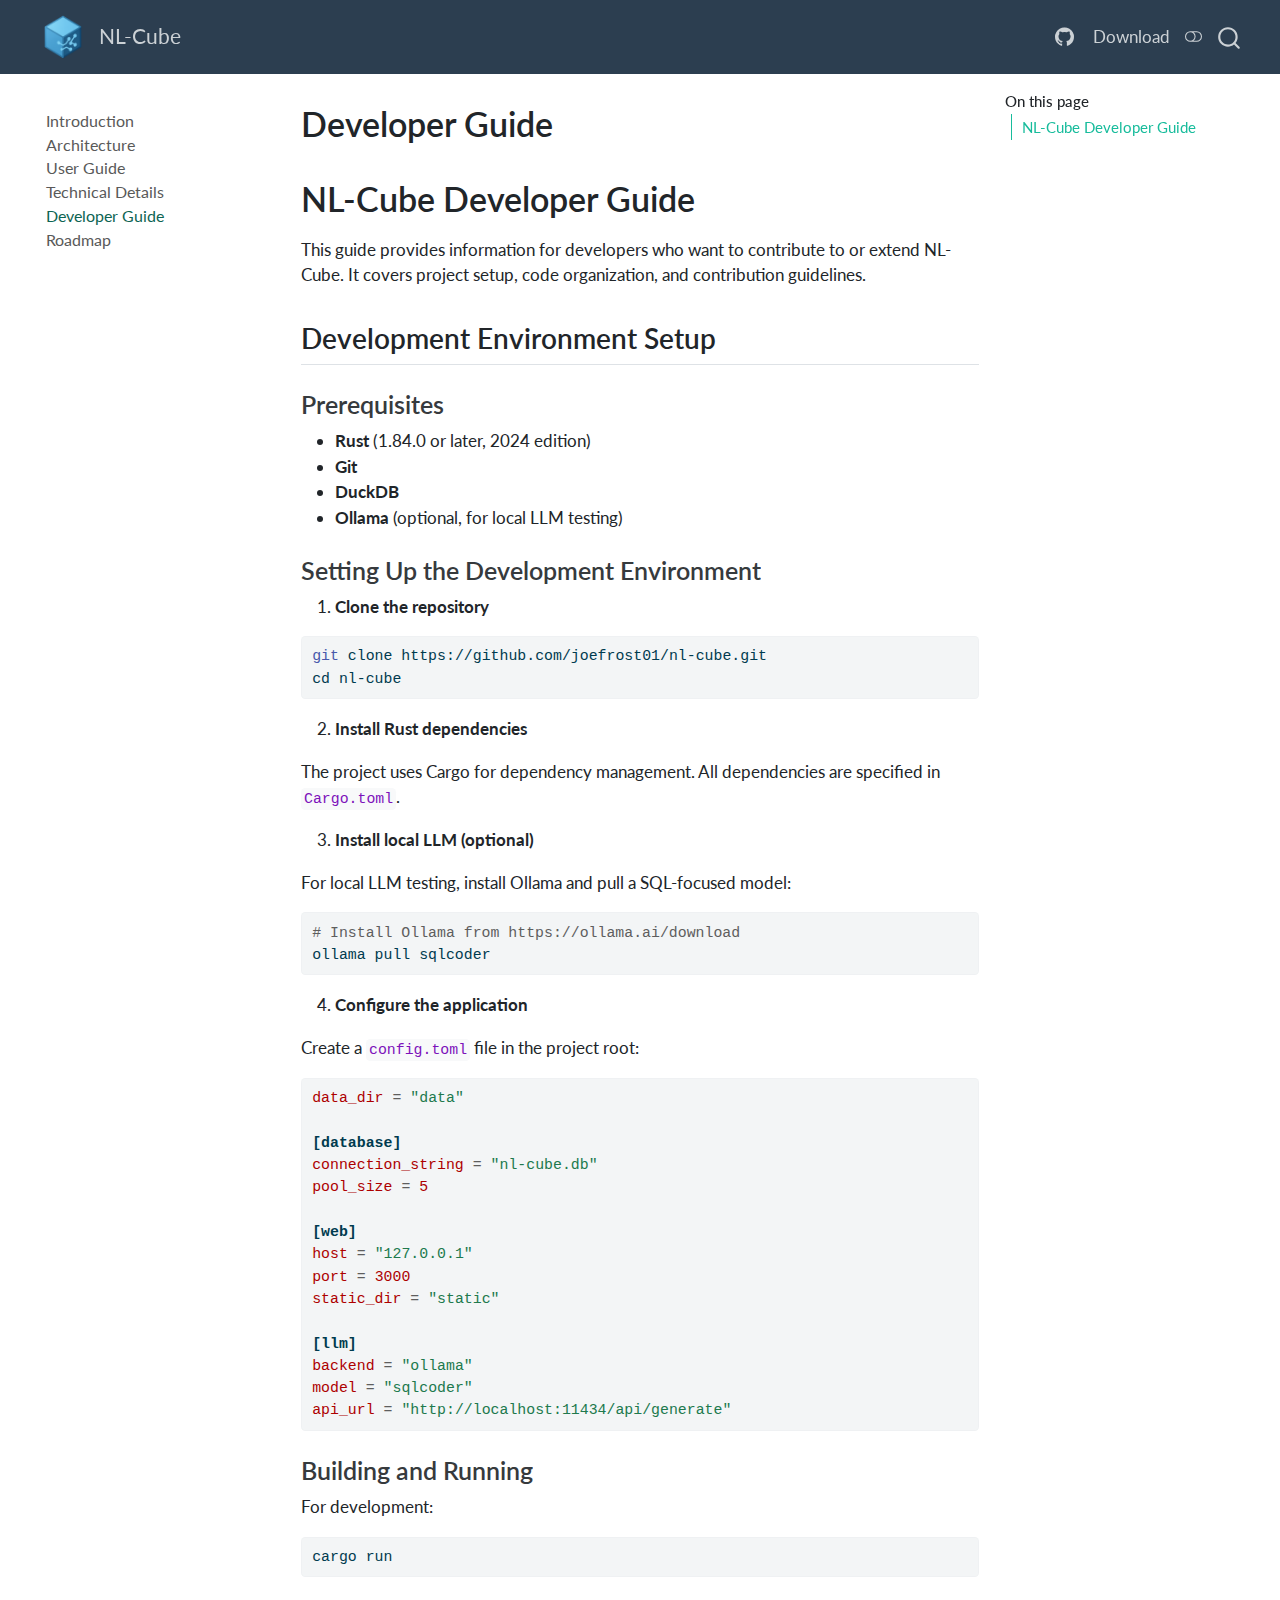
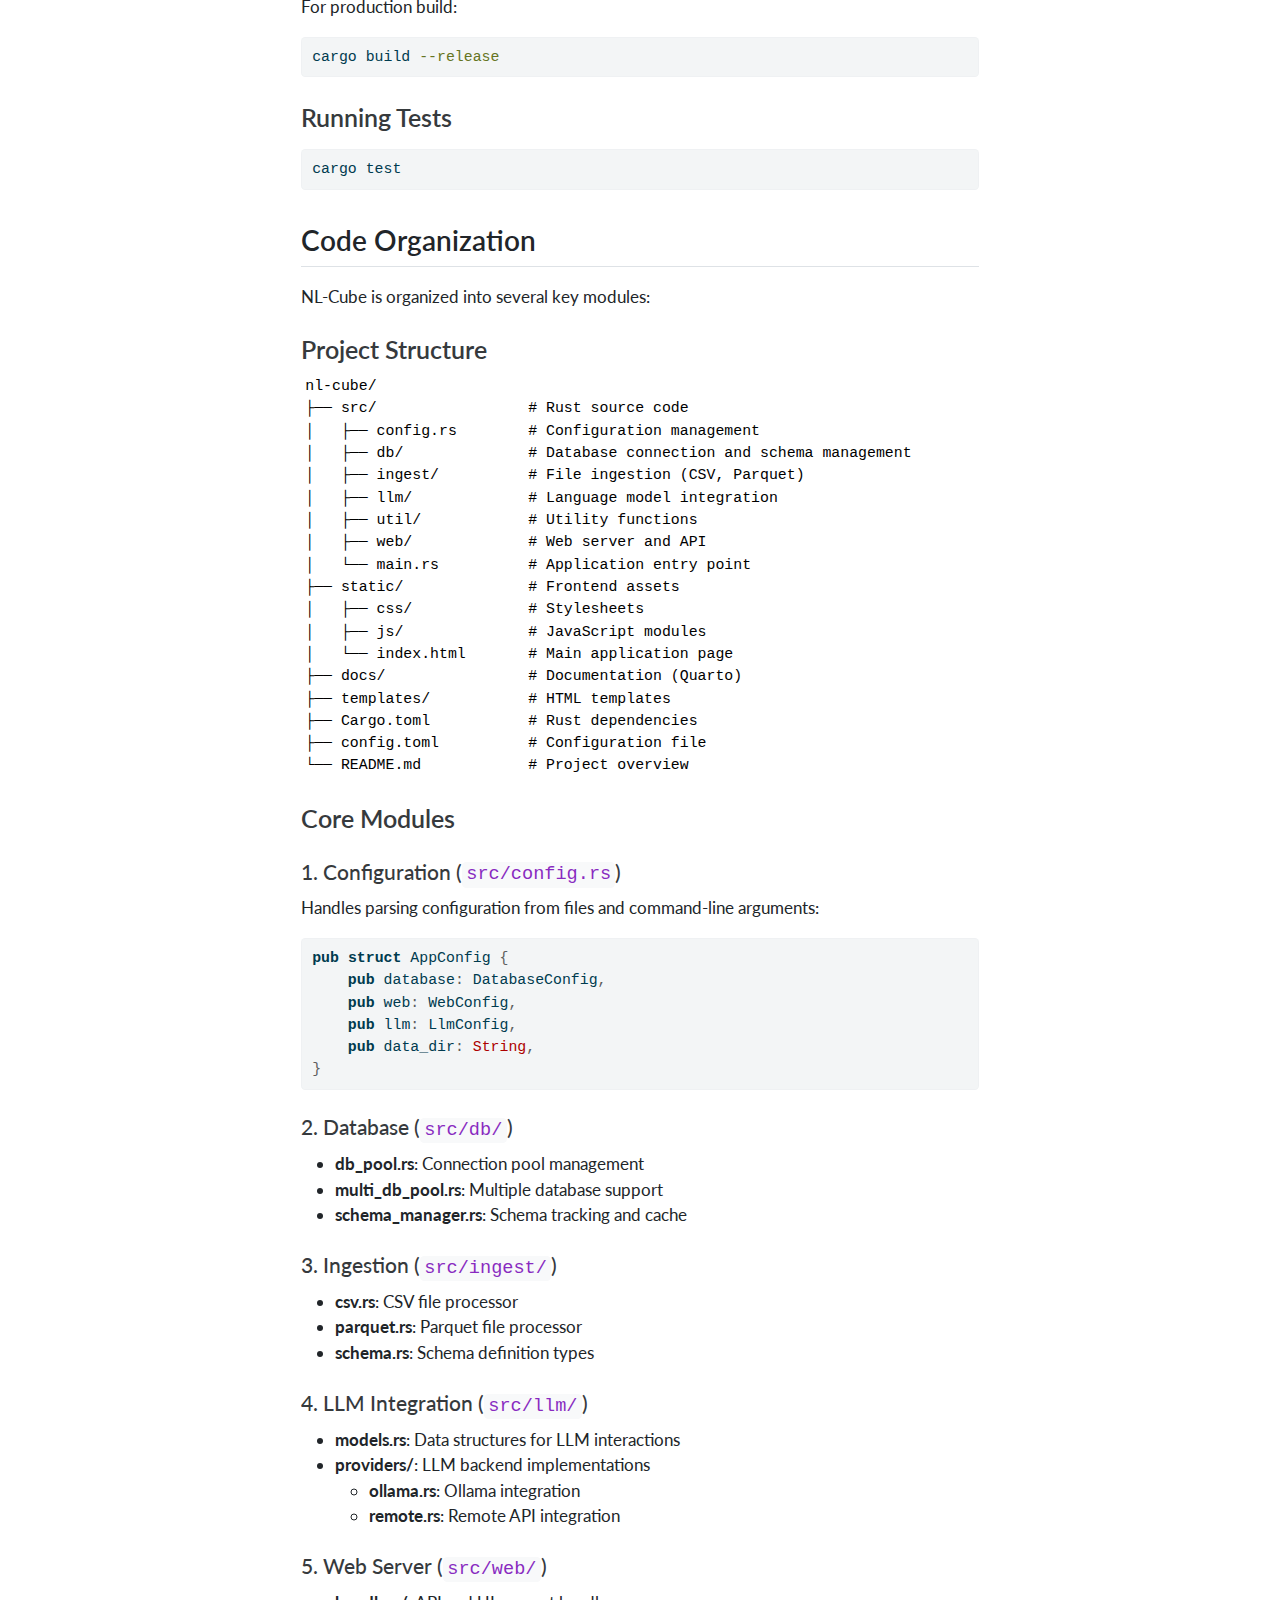
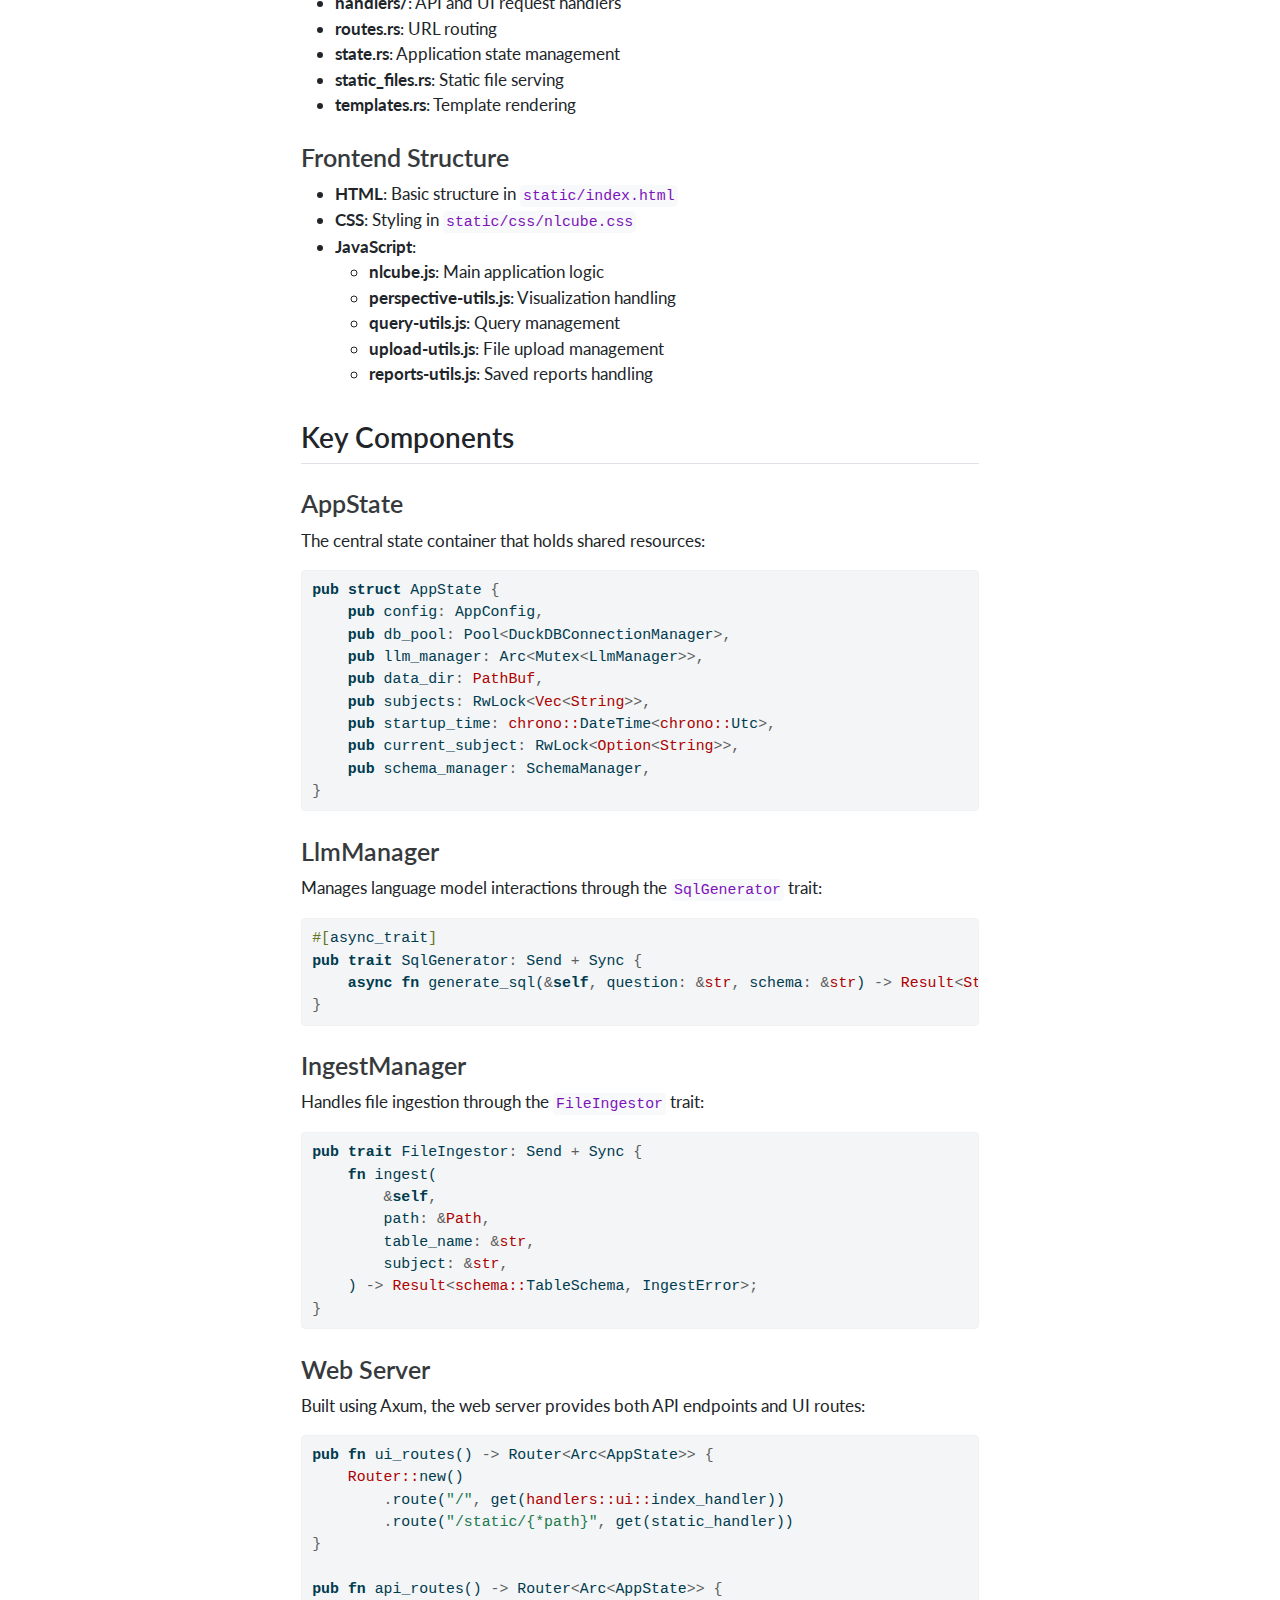
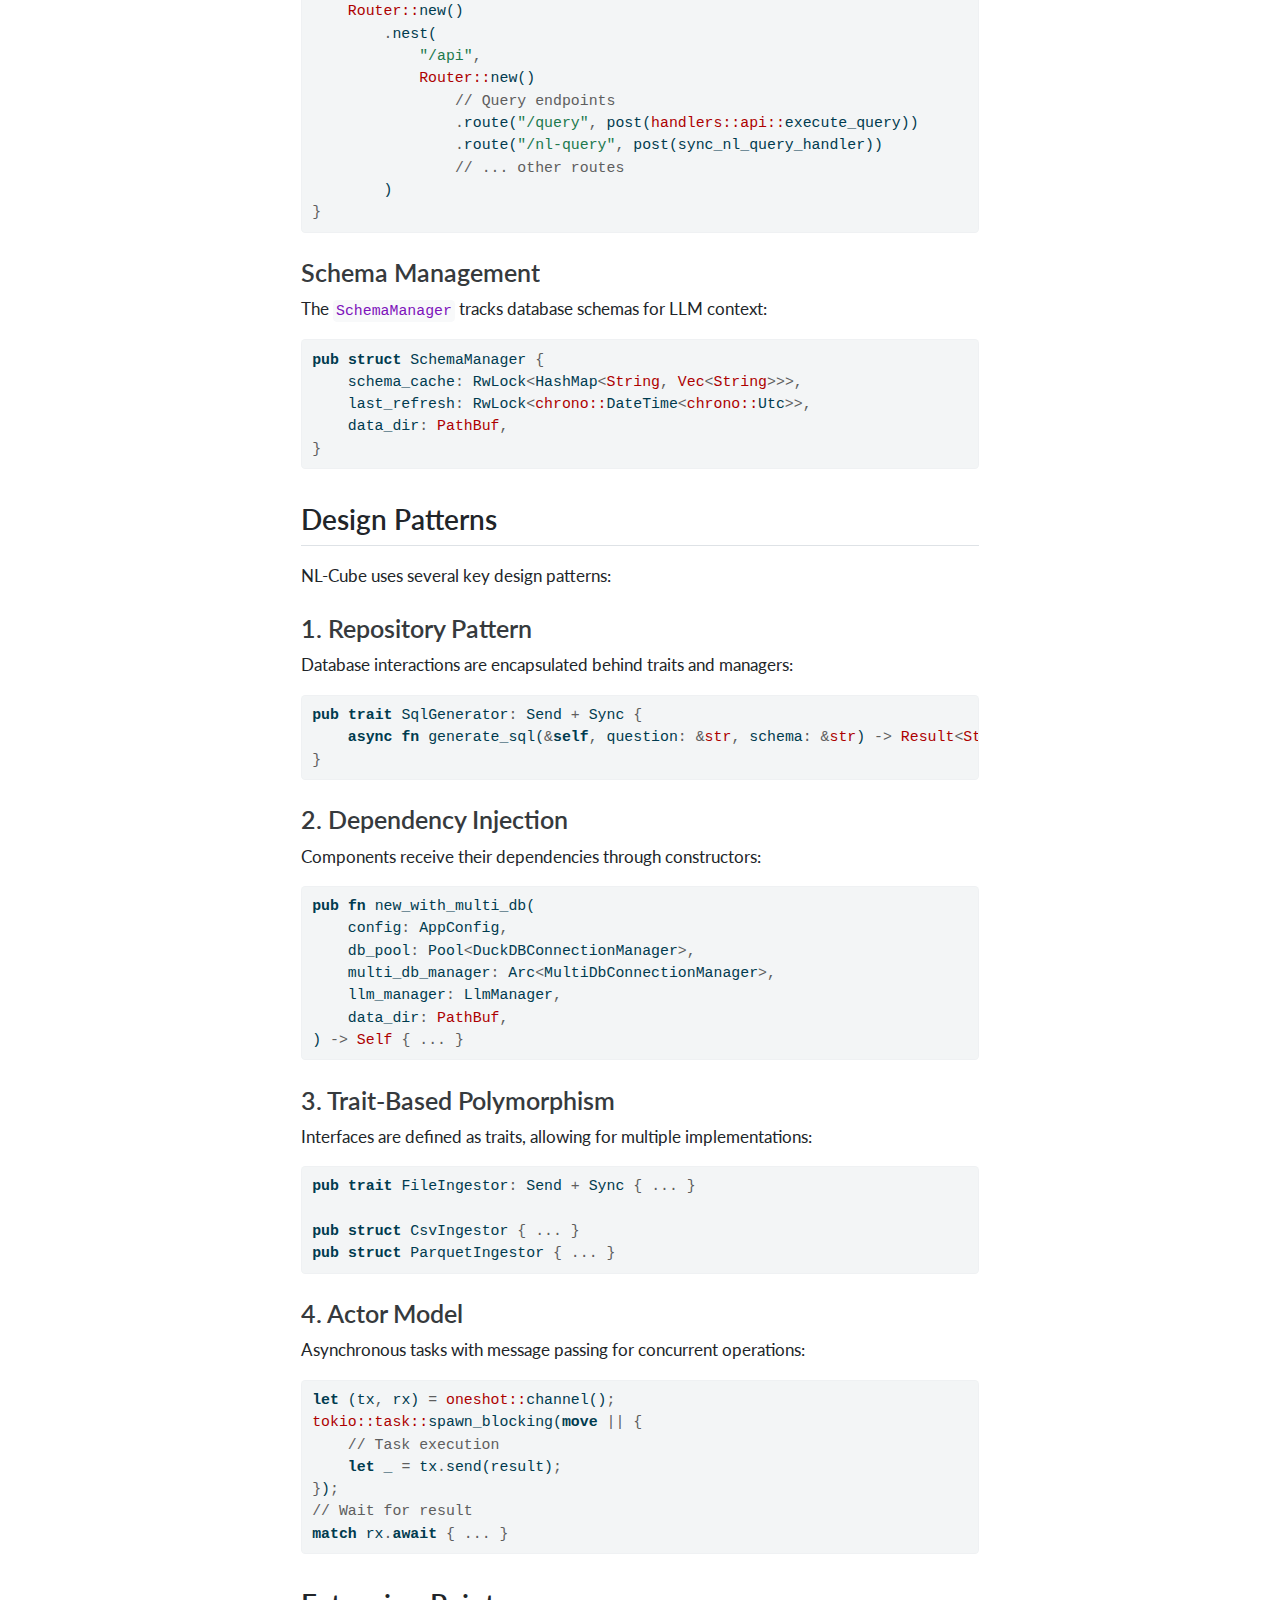
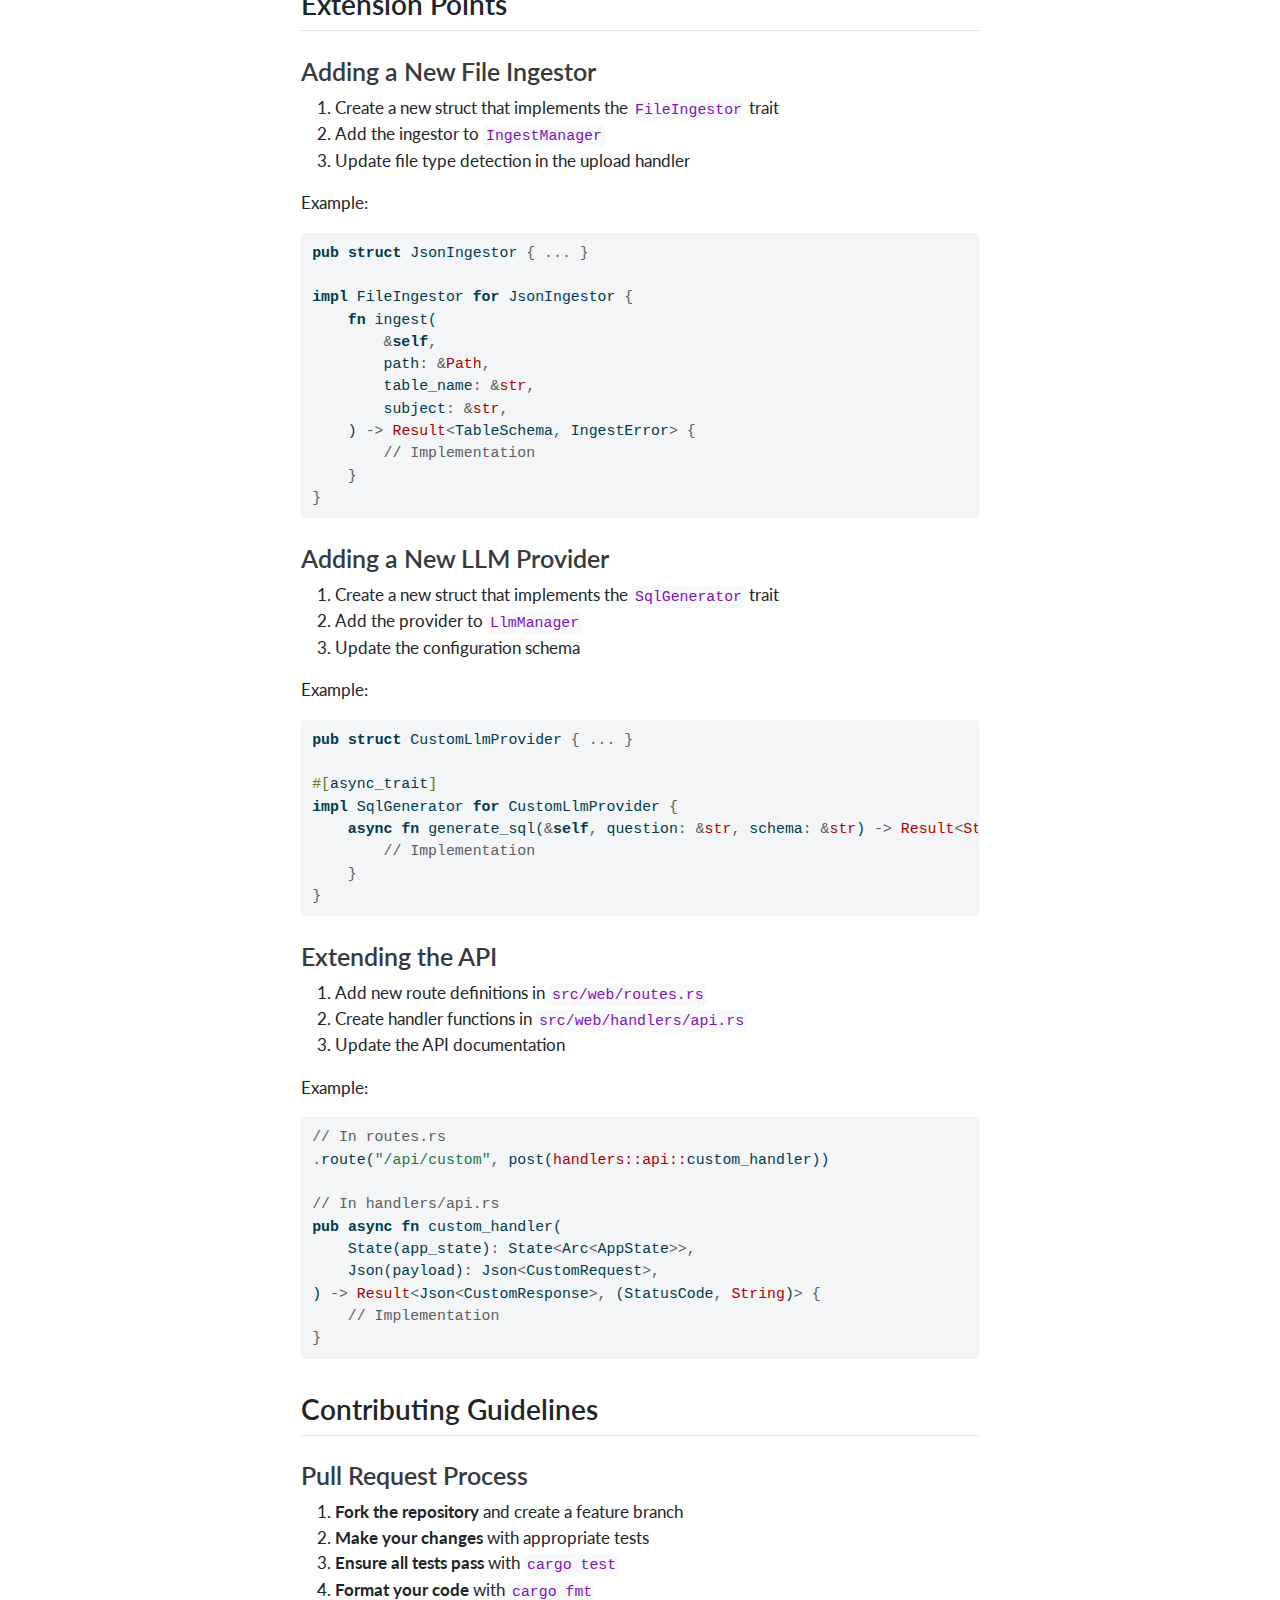
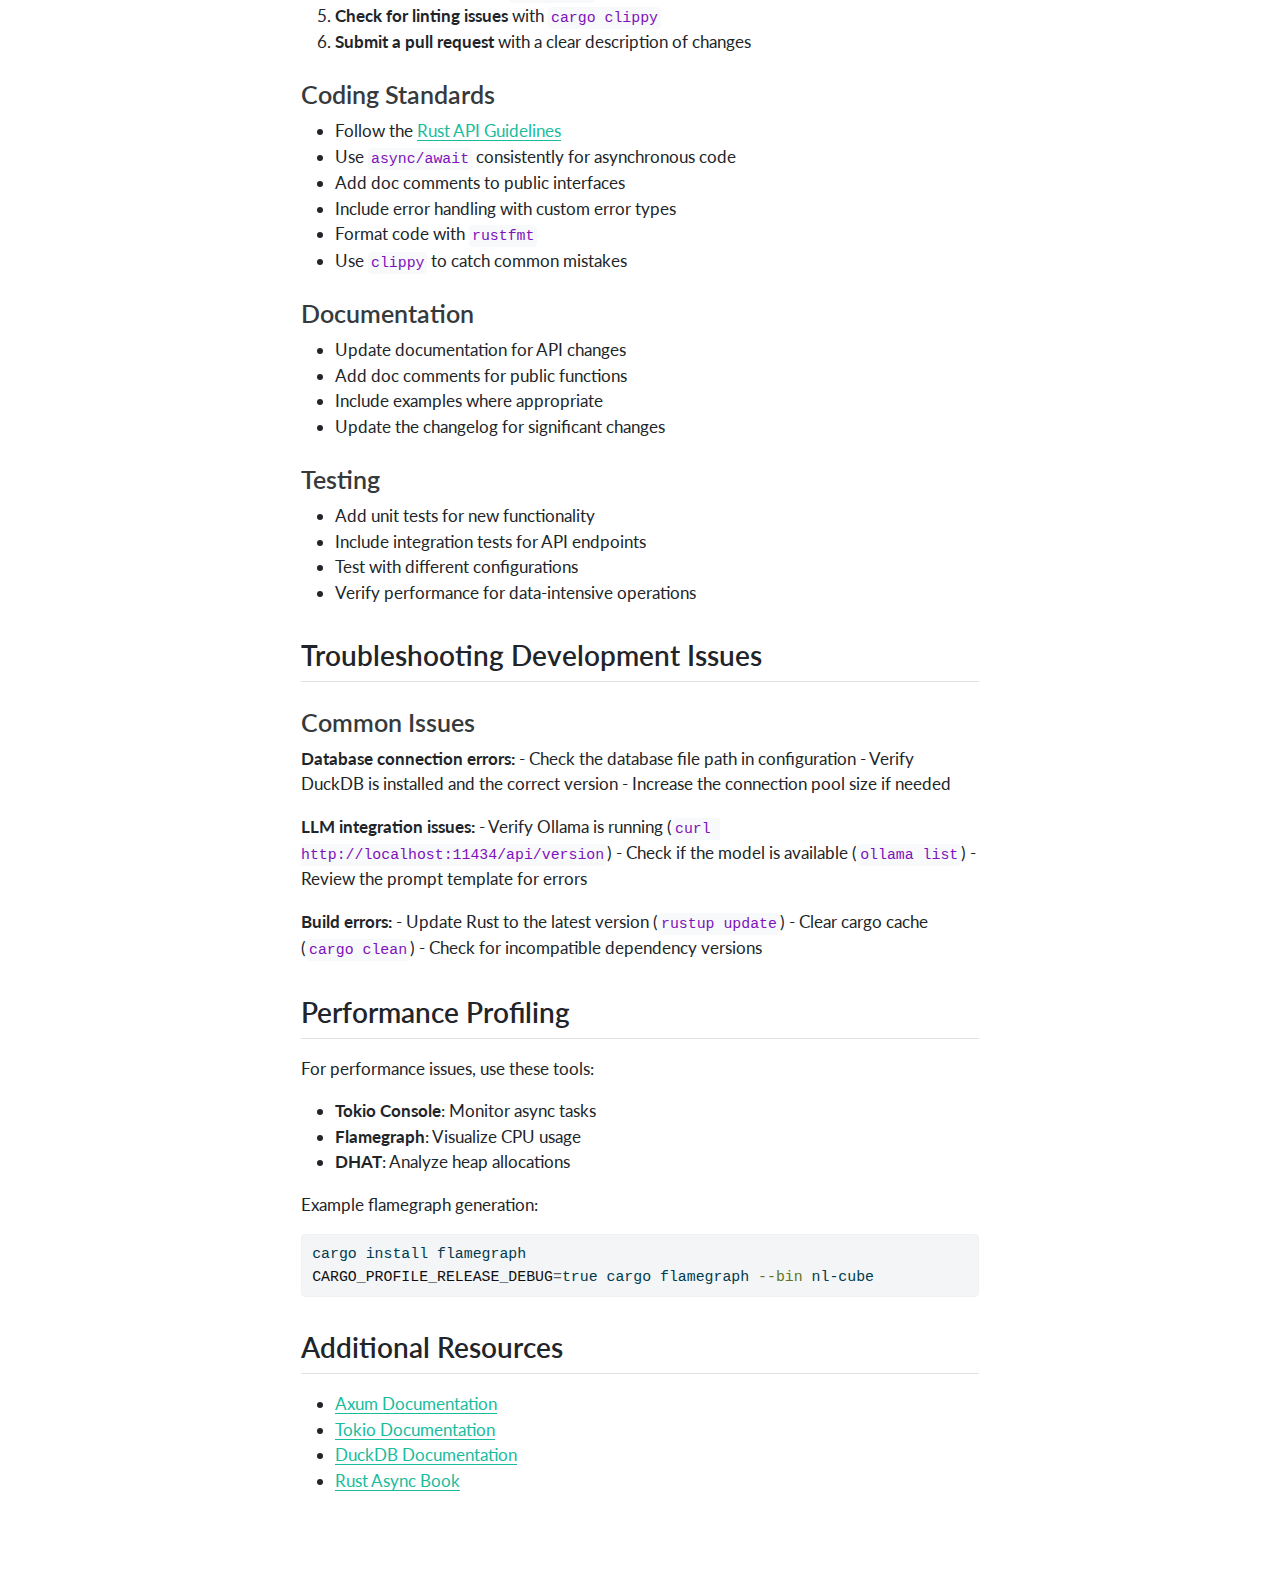
<file: developer_guide.html>
<!DOCTYPE html>
<html xmlns="http://www.w3.org/1999/xhtml" lang="en" xml:lang="en"><head>

<meta charset="utf-8">
<meta name="generator" content="quarto-1.7.30">

<meta name="viewport" content="width=device-width, initial-scale=1.0, user-scalable=yes">


<title>Developer Guide – NL-Cube</title>
<style>
code{white-space: pre-wrap;}
span.smallcaps{font-variant: small-caps;}
div.columns{display: flex; gap: min(4vw, 1.5em);}
div.column{flex: auto; overflow-x: auto;}
div.hanging-indent{margin-left: 1.5em; text-indent: -1.5em;}
ul.task-list{list-style: none;}
ul.task-list li input[type="checkbox"] {
  width: 0.8em;
  margin: 0 0.8em 0.2em -1em; /* quarto-specific, see https://github.com/quarto-dev/quarto-cli/issues/4556 */ 
  vertical-align: middle;
}
/* CSS for syntax highlighting */
html { -webkit-text-size-adjust: 100%; }
pre > code.sourceCode { white-space: pre; position: relative; }
pre > code.sourceCode > span { display: inline-block; line-height: 1.25; }
pre > code.sourceCode > span:empty { height: 1.2em; }
.sourceCode { overflow: visible; }
code.sourceCode > span { color: inherit; text-decoration: inherit; }
div.sourceCode { margin: 1em 0; }
pre.sourceCode { margin: 0; }
@media screen {
div.sourceCode { overflow: auto; }
}
@media print {
pre > code.sourceCode { white-space: pre-wrap; }
pre > code.sourceCode > span { text-indent: -5em; padding-left: 5em; }
}
pre.numberSource code
  { counter-reset: source-line 0; }
pre.numberSource code > span
  { position: relative; left: -4em; counter-increment: source-line; }
pre.numberSource code > span > a:first-child::before
  { content: counter(source-line);
    position: relative; left: -1em; text-align: right; vertical-align: baseline;
    border: none; display: inline-block;
    -webkit-touch-callout: none; -webkit-user-select: none;
    -khtml-user-select: none; -moz-user-select: none;
    -ms-user-select: none; user-select: none;
    padding: 0 4px; width: 4em;
  }
pre.numberSource { margin-left: 3em;  padding-left: 4px; }
div.sourceCode
  {   }
@media screen {
pre > code.sourceCode > span > a:first-child::before { text-decoration: underline; }
}
</style>


<script src="site_libs/quarto-nav/quarto-nav.js"></script>
<script src="site_libs/quarto-nav/headroom.min.js"></script>
<script src="site_libs/clipboard/clipboard.min.js"></script>
<script src="site_libs/quarto-search/autocomplete.umd.js"></script>
<script src="site_libs/quarto-search/fuse.min.js"></script>
<script src="site_libs/quarto-search/quarto-search.js"></script>
<meta name="quarto:offset" content="./">
<script src="site_libs/quarto-html/quarto.js" type="module"></script>
<script src="site_libs/quarto-html/tabsets/tabsets.js" type="module"></script>
<script src="site_libs/quarto-html/popper.min.js"></script>
<script src="site_libs/quarto-html/tippy.umd.min.js"></script>
<script src="site_libs/quarto-html/anchor.min.js"></script>
<link href="site_libs/quarto-html/tippy.css" rel="stylesheet">
<link href="site_libs/quarto-html/quarto-syntax-highlighting-de070a7b0ab54f8780927367ac907214.css" rel="stylesheet" class="quarto-color-scheme" id="quarto-text-highlighting-styles">
<link href="site_libs/quarto-html/quarto-syntax-highlighting-dark-2b3e328b71be8d25427581baeb23079b.css" rel="stylesheet" class="quarto-color-scheme quarto-color-alternate" id="quarto-text-highlighting-styles">
<link href="site_libs/quarto-html/quarto-syntax-highlighting-de070a7b0ab54f8780927367ac907214.css" rel="stylesheet" class="quarto-color-scheme-extra" id="quarto-text-highlighting-styles">
<script src="site_libs/bootstrap/bootstrap.min.js"></script>
<link href="site_libs/bootstrap/bootstrap-icons.css" rel="stylesheet">
<link href="site_libs/bootstrap/bootstrap-faa2b647def1732f781d0cf047a17803.min.css" rel="stylesheet" append-hash="true" class="quarto-color-scheme" id="quarto-bootstrap" data-mode="light">
<link href="site_libs/bootstrap/bootstrap-dark-1e2008b5319800129ef07735e70dc1d5.min.css" rel="stylesheet" append-hash="true" class="quarto-color-scheme quarto-color-alternate" id="quarto-bootstrap" data-mode="dark">
<link href="site_libs/bootstrap/bootstrap-faa2b647def1732f781d0cf047a17803.min.css" rel="stylesheet" append-hash="true" class="quarto-color-scheme-extra" id="quarto-bootstrap" data-mode="light">
<script id="quarto-search-options" type="application/json">{
  "location": "navbar",
  "copy-button": false,
  "collapse-after": 3,
  "panel-placement": "end",
  "type": "overlay",
  "limit": 50,
  "keyboard-shortcut": [
    "f",
    "/",
    "s"
  ],
  "show-item-context": false,
  "language": {
    "search-no-results-text": "No results",
    "search-matching-documents-text": "matching documents",
    "search-copy-link-title": "Copy link to search",
    "search-hide-matches-text": "Hide additional matches",
    "search-more-match-text": "more match in this document",
    "search-more-matches-text": "more matches in this document",
    "search-clear-button-title": "Clear",
    "search-text-placeholder": "",
    "search-detached-cancel-button-title": "Cancel",
    "search-submit-button-title": "Submit",
    "search-label": "Search"
  }
}</script>


<link rel="stylesheet" href="styles.css">
</head>

<body class="nav-sidebar floating nav-fixed quarto-light"><script id="quarto-html-before-body" type="application/javascript">
    const toggleBodyColorMode = (bsSheetEl) => {
      const mode = bsSheetEl.getAttribute("data-mode");
      const bodyEl = window.document.querySelector("body");
      if (mode === "dark") {
        bodyEl.classList.add("quarto-dark");
        bodyEl.classList.remove("quarto-light");
      } else {
        bodyEl.classList.add("quarto-light");
        bodyEl.classList.remove("quarto-dark");
      }
    }
    const toggleBodyColorPrimary = () => {
      const bsSheetEl = window.document.querySelector("link#quarto-bootstrap:not([rel=disabled-stylesheet])");
      if (bsSheetEl) {
        toggleBodyColorMode(bsSheetEl);
      }
    }
    const setColorSchemeToggle = (alternate) => {
      const toggles = window.document.querySelectorAll('.quarto-color-scheme-toggle');
      for (let i=0; i < toggles.length; i++) {
        const toggle = toggles[i];
        if (toggle) {
          if (alternate) {
            toggle.classList.add("alternate");
          } else {
            toggle.classList.remove("alternate");
          }
        }
      }
    };
    const toggleColorMode = (alternate) => {
      // Switch the stylesheets
      const primaryStylesheets = window.document.querySelectorAll('link.quarto-color-scheme:not(.quarto-color-alternate)');
      const alternateStylesheets = window.document.querySelectorAll('link.quarto-color-scheme.quarto-color-alternate');
      manageTransitions('#quarto-margin-sidebar .nav-link', false);
      if (alternate) {
        // note: dark is layered on light, we don't disable primary!
        enableStylesheet(alternateStylesheets);
        for (const sheetNode of alternateStylesheets) {
          if (sheetNode.id === "quarto-bootstrap") {
            toggleBodyColorMode(sheetNode);
          }
        }
      } else {
        disableStylesheet(alternateStylesheets);
        enableStylesheet(primaryStylesheets)
        toggleBodyColorPrimary();
      }
      manageTransitions('#quarto-margin-sidebar .nav-link', true);
      // Switch the toggles
      setColorSchemeToggle(alternate)
      // Hack to workaround the fact that safari doesn't
      // properly recolor the scrollbar when toggling (#1455)
      if (navigator.userAgent.indexOf('Safari') > 0 && navigator.userAgent.indexOf('Chrome') == -1) {
        manageTransitions("body", false);
        window.scrollTo(0, 1);
        setTimeout(() => {
          window.scrollTo(0, 0);
          manageTransitions("body", true);
        }, 40);
      }
    }
    const disableStylesheet = (stylesheets) => {
      for (let i=0; i < stylesheets.length; i++) {
        const stylesheet = stylesheets[i];
        stylesheet.rel = 'disabled-stylesheet';
      }
    }
    const enableStylesheet = (stylesheets) => {
      for (let i=0; i < stylesheets.length; i++) {
        const stylesheet = stylesheets[i];
        if(stylesheet.rel !== 'stylesheet') { // for Chrome, which will still FOUC without this check
          stylesheet.rel = 'stylesheet';
        }
      }
    }
    const manageTransitions = (selector, allowTransitions) => {
      const els = window.document.querySelectorAll(selector);
      for (let i=0; i < els.length; i++) {
        const el = els[i];
        if (allowTransitions) {
          el.classList.remove('notransition');
        } else {
          el.classList.add('notransition');
        }
      }
    }
    const isFileUrl = () => {
      return window.location.protocol === 'file:';
    }
    const hasAlternateSentinel = () => {
      let styleSentinel = getColorSchemeSentinel();
      if (styleSentinel !== null) {
        return styleSentinel === "alternate";
      } else {
        return false;
      }
    }
    const setStyleSentinel = (alternate) => {
      const value = alternate ? "alternate" : "default";
      if (!isFileUrl()) {
        window.localStorage.setItem("quarto-color-scheme", value);
      } else {
        localAlternateSentinel = value;
      }
    }
    const getColorSchemeSentinel = () => {
      if (!isFileUrl()) {
        const storageValue = window.localStorage.getItem("quarto-color-scheme");
        return storageValue != null ? storageValue : localAlternateSentinel;
      } else {
        return localAlternateSentinel;
      }
    }
    const toggleGiscusIfUsed = (isAlternate, darkModeDefault) => {
      const baseTheme = document.querySelector('#giscus-base-theme')?.value ?? 'light';
      const alternateTheme = document.querySelector('#giscus-alt-theme')?.value ?? 'dark';
      let newTheme = '';
      if(authorPrefersDark) {
        newTheme = isAlternate ? baseTheme : alternateTheme;
      } else {
        newTheme = isAlternate ? alternateTheme : baseTheme;
      }
      const changeGiscusTheme = () => {
        // From: https://github.com/giscus/giscus/issues/336
        const sendMessage = (message) => {
          const iframe = document.querySelector('iframe.giscus-frame');
          if (!iframe) return;
          iframe.contentWindow.postMessage({ giscus: message }, 'https://giscus.app');
        }
        sendMessage({
          setConfig: {
            theme: newTheme
          }
        });
      }
      const isGiscussLoaded = window.document.querySelector('iframe.giscus-frame') !== null;
      if (isGiscussLoaded) {
        changeGiscusTheme();
      }
    };
    const authorPrefersDark = false;
    const darkModeDefault = authorPrefersDark;
      document.querySelector('link#quarto-text-highlighting-styles.quarto-color-scheme-extra').rel = 'disabled-stylesheet';
      document.querySelector('link#quarto-bootstrap.quarto-color-scheme-extra').rel = 'disabled-stylesheet';
    let localAlternateSentinel = darkModeDefault ? 'alternate' : 'default';
    // Dark / light mode switch
    window.quartoToggleColorScheme = () => {
      // Read the current dark / light value
      let toAlternate = !hasAlternateSentinel();
      toggleColorMode(toAlternate);
      setStyleSentinel(toAlternate);
      toggleGiscusIfUsed(toAlternate, darkModeDefault);
      window.dispatchEvent(new Event('resize'));
    };
    // Switch to dark mode if need be
    if (hasAlternateSentinel()) {
      toggleColorMode(true);
    } else {
      toggleColorMode(false);
    }
  </script>

<div id="quarto-search-results"></div>
  <header id="quarto-header" class="headroom fixed-top">
    <nav class="navbar navbar-expand-lg " data-bs-theme="dark">
      <div class="navbar-container container-fluid">
      <div class="navbar-brand-container mx-auto">
    <a href="./index.html" class="navbar-brand navbar-brand-logo">
    <img src="./images/logo.png" alt="" class="navbar-logo">
    </a>
    <a class="navbar-brand" href="./index.html">
    <span class="navbar-title">NL-Cube</span>
    </a>
  </div>
            <div id="quarto-search" class="" title="Search"></div>
          <button class="navbar-toggler" type="button" data-bs-toggle="collapse" data-bs-target="#navbarCollapse" aria-controls="navbarCollapse" role="menu" aria-expanded="false" aria-label="Toggle navigation" onclick="if (window.quartoToggleHeadroom) { window.quartoToggleHeadroom(); }">
  <span class="navbar-toggler-icon"></span>
</button>
          <div class="collapse navbar-collapse" id="navbarCollapse">
            <ul class="navbar-nav navbar-nav-scroll ms-auto">
  <li class="nav-item compact">
    <a class="nav-link" href="https://github.com/joefrost01/nl-cube"> <i class="bi bi-github" role="img">
</i> 
<span class="menu-text"></span></a>
  </li>  
  <li class="nav-item">
    <a class="nav-link" href="https://github.com/joefrost01/nl-cube/releases"> 
<span class="menu-text">Download</span></a>
  </li>  
</ul>
          </div> <!-- /navcollapse -->
            <div class="quarto-navbar-tools">
  <a href="" class="quarto-color-scheme-toggle quarto-navigation-tool  px-1" onclick="window.quartoToggleColorScheme(); return false;" title="Toggle dark mode"><i class="bi"></i></a>
</div>
      </div> <!-- /container-fluid -->
    </nav>
  <nav class="quarto-secondary-nav">
    <div class="container-fluid d-flex">
      <button type="button" class="quarto-btn-toggle btn" data-bs-toggle="collapse" role="button" data-bs-target=".quarto-sidebar-collapse-item" aria-controls="quarto-sidebar" aria-expanded="false" aria-label="Toggle sidebar navigation" onclick="if (window.quartoToggleHeadroom) { window.quartoToggleHeadroom(); }">
        <i class="bi bi-layout-text-sidebar-reverse"></i>
      </button>
        <nav class="quarto-page-breadcrumbs" aria-label="breadcrumb"><ol class="breadcrumb"><li class="breadcrumb-item"><a href="./developer_guide.html">Developer Guide</a></li></ol></nav>
        <a class="flex-grow-1" role="navigation" data-bs-toggle="collapse" data-bs-target=".quarto-sidebar-collapse-item" aria-controls="quarto-sidebar" aria-expanded="false" aria-label="Toggle sidebar navigation" onclick="if (window.quartoToggleHeadroom) { window.quartoToggleHeadroom(); }">      
        </a>
    </div>
  </nav>
</header>
<!-- content -->
<div id="quarto-content" class="quarto-container page-columns page-rows-contents page-layout-article page-navbar">
<!-- sidebar -->
  <nav id="quarto-sidebar" class="sidebar collapse collapse-horizontal quarto-sidebar-collapse-item sidebar-navigation floating overflow-auto">
    <div class="sidebar-menu-container"> 
    <ul class="list-unstyled mt-1">
        <li class="sidebar-item">
  <div class="sidebar-item-container"> 
  <a href="./index.html" class="sidebar-item-text sidebar-link">
 <span class="menu-text">Introduction</span></a>
  </div>
</li>
        <li class="sidebar-item">
  <div class="sidebar-item-container"> 
  <a href="./architecture.html" class="sidebar-item-text sidebar-link">
 <span class="menu-text">Architecture</span></a>
  </div>
</li>
        <li class="sidebar-item">
  <div class="sidebar-item-container"> 
  <a href="./user_guide.html" class="sidebar-item-text sidebar-link">
 <span class="menu-text">User Guide</span></a>
  </div>
</li>
        <li class="sidebar-item">
  <div class="sidebar-item-container"> 
  <a href="./technical_details.html" class="sidebar-item-text sidebar-link">
 <span class="menu-text">Technical Details</span></a>
  </div>
</li>
        <li class="sidebar-item">
  <div class="sidebar-item-container"> 
  <a href="./developer_guide.html" class="sidebar-item-text sidebar-link active">
 <span class="menu-text">Developer Guide</span></a>
  </div>
</li>
        <li class="sidebar-item">
  <div class="sidebar-item-container"> 
  <a href="./roadmap.html" class="sidebar-item-text sidebar-link">
 <span class="menu-text">Roadmap</span></a>
  </div>
</li>
    </ul>
    </div>
</nav>
<div id="quarto-sidebar-glass" class="quarto-sidebar-collapse-item" data-bs-toggle="collapse" data-bs-target=".quarto-sidebar-collapse-item"></div>
<!-- margin-sidebar -->
    <div id="quarto-margin-sidebar" class="sidebar margin-sidebar">
        <nav id="TOC" role="doc-toc" class="toc-active">
    <h2 id="toc-title">On this page</h2>
   
  <ul>
  <li><a href="#nl-cube-developer-guide" id="toc-nl-cube-developer-guide" class="nav-link active" data-scroll-target="#nl-cube-developer-guide">NL-Cube Developer Guide</a>
  <ul class="collapse">
  <li><a href="#development-environment-setup" id="toc-development-environment-setup" class="nav-link" data-scroll-target="#development-environment-setup">Development Environment Setup</a>
  <ul class="collapse">
  <li><a href="#prerequisites" id="toc-prerequisites" class="nav-link" data-scroll-target="#prerequisites">Prerequisites</a></li>
  <li><a href="#setting-up-the-development-environment" id="toc-setting-up-the-development-environment" class="nav-link" data-scroll-target="#setting-up-the-development-environment">Setting Up the Development Environment</a></li>
  <li><a href="#building-and-running" id="toc-building-and-running" class="nav-link" data-scroll-target="#building-and-running">Building and Running</a></li>
  <li><a href="#running-tests" id="toc-running-tests" class="nav-link" data-scroll-target="#running-tests">Running Tests</a></li>
  </ul></li>
  <li><a href="#code-organization" id="toc-code-organization" class="nav-link" data-scroll-target="#code-organization">Code Organization</a>
  <ul class="collapse">
  <li><a href="#project-structure" id="toc-project-structure" class="nav-link" data-scroll-target="#project-structure">Project Structure</a></li>
  <li><a href="#core-modules" id="toc-core-modules" class="nav-link" data-scroll-target="#core-modules">Core Modules</a></li>
  <li><a href="#frontend-structure" id="toc-frontend-structure" class="nav-link" data-scroll-target="#frontend-structure">Frontend Structure</a></li>
  </ul></li>
  <li><a href="#key-components" id="toc-key-components" class="nav-link" data-scroll-target="#key-components">Key Components</a>
  <ul class="collapse">
  <li><a href="#appstate" id="toc-appstate" class="nav-link" data-scroll-target="#appstate">AppState</a></li>
  <li><a href="#llmmanager" id="toc-llmmanager" class="nav-link" data-scroll-target="#llmmanager">LlmManager</a></li>
  <li><a href="#ingestmanager" id="toc-ingestmanager" class="nav-link" data-scroll-target="#ingestmanager">IngestManager</a></li>
  <li><a href="#web-server" id="toc-web-server" class="nav-link" data-scroll-target="#web-server">Web Server</a></li>
  <li><a href="#schema-management" id="toc-schema-management" class="nav-link" data-scroll-target="#schema-management">Schema Management</a></li>
  </ul></li>
  <li><a href="#design-patterns" id="toc-design-patterns" class="nav-link" data-scroll-target="#design-patterns">Design Patterns</a>
  <ul class="collapse">
  <li><a href="#repository-pattern" id="toc-repository-pattern" class="nav-link" data-scroll-target="#repository-pattern">1. Repository Pattern</a></li>
  <li><a href="#dependency-injection" id="toc-dependency-injection" class="nav-link" data-scroll-target="#dependency-injection">2. Dependency Injection</a></li>
  <li><a href="#trait-based-polymorphism" id="toc-trait-based-polymorphism" class="nav-link" data-scroll-target="#trait-based-polymorphism">3. Trait-Based Polymorphism</a></li>
  <li><a href="#actor-model" id="toc-actor-model" class="nav-link" data-scroll-target="#actor-model">4. Actor Model</a></li>
  </ul></li>
  <li><a href="#extension-points" id="toc-extension-points" class="nav-link" data-scroll-target="#extension-points">Extension Points</a>
  <ul class="collapse">
  <li><a href="#adding-a-new-file-ingestor" id="toc-adding-a-new-file-ingestor" class="nav-link" data-scroll-target="#adding-a-new-file-ingestor">Adding a New File Ingestor</a></li>
  <li><a href="#adding-a-new-llm-provider" id="toc-adding-a-new-llm-provider" class="nav-link" data-scroll-target="#adding-a-new-llm-provider">Adding a New LLM Provider</a></li>
  <li><a href="#extending-the-api" id="toc-extending-the-api" class="nav-link" data-scroll-target="#extending-the-api">Extending the API</a></li>
  </ul></li>
  <li><a href="#contributing-guidelines" id="toc-contributing-guidelines" class="nav-link" data-scroll-target="#contributing-guidelines">Contributing Guidelines</a>
  <ul class="collapse">
  <li><a href="#pull-request-process" id="toc-pull-request-process" class="nav-link" data-scroll-target="#pull-request-process">Pull Request Process</a></li>
  <li><a href="#coding-standards" id="toc-coding-standards" class="nav-link" data-scroll-target="#coding-standards">Coding Standards</a></li>
  <li><a href="#documentation" id="toc-documentation" class="nav-link" data-scroll-target="#documentation">Documentation</a></li>
  <li><a href="#testing" id="toc-testing" class="nav-link" data-scroll-target="#testing">Testing</a></li>
  </ul></li>
  <li><a href="#troubleshooting-development-issues" id="toc-troubleshooting-development-issues" class="nav-link" data-scroll-target="#troubleshooting-development-issues">Troubleshooting Development Issues</a>
  <ul class="collapse">
  <li><a href="#common-issues" id="toc-common-issues" class="nav-link" data-scroll-target="#common-issues">Common Issues</a></li>
  </ul></li>
  <li><a href="#performance-profiling" id="toc-performance-profiling" class="nav-link" data-scroll-target="#performance-profiling">Performance Profiling</a></li>
  <li><a href="#additional-resources" id="toc-additional-resources" class="nav-link" data-scroll-target="#additional-resources">Additional Resources</a></li>
  </ul></li>
  </ul>
</nav>
    </div>
<!-- main -->
<main class="content" id="quarto-document-content">


<header id="title-block-header" class="quarto-title-block default">
<div class="quarto-title">
<h1 class="title">Developer Guide</h1>
</div>



<div class="quarto-title-meta">

    
  
    
  </div>
  


</header>


<section id="nl-cube-developer-guide" class="level1">
<h1>NL-Cube Developer Guide</h1>
<p>This guide provides information for developers who want to contribute to or extend NL-Cube. It covers project setup, code organization, and contribution guidelines.</p>
<section id="development-environment-setup" class="level2">
<h2 class="anchored" data-anchor-id="development-environment-setup">Development Environment Setup</h2>
<section id="prerequisites" class="level3">
<h3 class="anchored" data-anchor-id="prerequisites">Prerequisites</h3>
<ul>
<li><strong>Rust</strong> (1.84.0 or later, 2024 edition)</li>
<li><strong>Git</strong></li>
<li><strong>DuckDB</strong></li>
<li><strong>Ollama</strong> (optional, for local LLM testing)</li>
</ul>
</section>
<section id="setting-up-the-development-environment" class="level3">
<h3 class="anchored" data-anchor-id="setting-up-the-development-environment">Setting Up the Development Environment</h3>
<ol type="1">
<li><strong>Clone the repository</strong></li>
</ol>
<div class="sourceCode" id="cb1"><pre class="sourceCode bash code-with-copy"><code class="sourceCode bash"><span id="cb1-1"><a href="#cb1-1" aria-hidden="true" tabindex="-1"></a><span class="fu">git</span> clone https://github.com/joefrost01/nl-cube.git</span>
<span id="cb1-2"><a href="#cb1-2" aria-hidden="true" tabindex="-1"></a><span class="bu">cd</span> nl-cube</span></code><button title="Copy to Clipboard" class="code-copy-button"><i class="bi"></i></button></pre></div>
<ol start="2" type="1">
<li><strong>Install Rust dependencies</strong></li>
</ol>
<p>The project uses Cargo for dependency management. All dependencies are specified in <code>Cargo.toml</code>.</p>
<ol start="3" type="1">
<li><strong>Install local LLM (optional)</strong></li>
</ol>
<p>For local LLM testing, install Ollama and pull a SQL-focused model:</p>
<div class="sourceCode" id="cb2"><pre class="sourceCode bash code-with-copy"><code class="sourceCode bash"><span id="cb2-1"><a href="#cb2-1" aria-hidden="true" tabindex="-1"></a><span class="co"># Install Ollama from https://ollama.ai/download</span></span>
<span id="cb2-2"><a href="#cb2-2" aria-hidden="true" tabindex="-1"></a><span class="ex">ollama</span> pull sqlcoder</span></code><button title="Copy to Clipboard" class="code-copy-button"><i class="bi"></i></button></pre></div>
<ol start="4" type="1">
<li><strong>Configure the application</strong></li>
</ol>
<p>Create a <code>config.toml</code> file in the project root:</p>
<div class="sourceCode" id="cb3"><pre class="sourceCode toml code-with-copy"><code class="sourceCode toml"><span id="cb3-1"><a href="#cb3-1" aria-hidden="true" tabindex="-1"></a><span class="dt">data_dir</span> <span class="op">=</span> <span class="st">"data"</span></span>
<span id="cb3-2"><a href="#cb3-2" aria-hidden="true" tabindex="-1"></a></span>
<span id="cb3-3"><a href="#cb3-3" aria-hidden="true" tabindex="-1"></a><span class="kw">[database]</span></span>
<span id="cb3-4"><a href="#cb3-4" aria-hidden="true" tabindex="-1"></a><span class="dt">connection_string</span> <span class="op">=</span> <span class="st">"nl-cube.db"</span></span>
<span id="cb3-5"><a href="#cb3-5" aria-hidden="true" tabindex="-1"></a><span class="dt">pool_size</span> <span class="op">=</span> <span class="dv">5</span></span>
<span id="cb3-6"><a href="#cb3-6" aria-hidden="true" tabindex="-1"></a></span>
<span id="cb3-7"><a href="#cb3-7" aria-hidden="true" tabindex="-1"></a><span class="kw">[web]</span></span>
<span id="cb3-8"><a href="#cb3-8" aria-hidden="true" tabindex="-1"></a><span class="dt">host</span> <span class="op">=</span> <span class="st">"127.0.0.1"</span></span>
<span id="cb3-9"><a href="#cb3-9" aria-hidden="true" tabindex="-1"></a><span class="dt">port</span> <span class="op">=</span> <span class="dv">3000</span></span>
<span id="cb3-10"><a href="#cb3-10" aria-hidden="true" tabindex="-1"></a><span class="dt">static_dir</span> <span class="op">=</span> <span class="st">"static"</span></span>
<span id="cb3-11"><a href="#cb3-11" aria-hidden="true" tabindex="-1"></a></span>
<span id="cb3-12"><a href="#cb3-12" aria-hidden="true" tabindex="-1"></a><span class="kw">[llm]</span></span>
<span id="cb3-13"><a href="#cb3-13" aria-hidden="true" tabindex="-1"></a><span class="dt">backend</span> <span class="op">=</span> <span class="st">"ollama"</span></span>
<span id="cb3-14"><a href="#cb3-14" aria-hidden="true" tabindex="-1"></a><span class="dt">model</span> <span class="op">=</span> <span class="st">"sqlcoder"</span></span>
<span id="cb3-15"><a href="#cb3-15" aria-hidden="true" tabindex="-1"></a><span class="dt">api_url</span> <span class="op">=</span> <span class="st">"http://localhost:11434/api/generate"</span></span></code><button title="Copy to Clipboard" class="code-copy-button"><i class="bi"></i></button></pre></div>
</section>
<section id="building-and-running" class="level3">
<h3 class="anchored" data-anchor-id="building-and-running">Building and Running</h3>
<p>For development:</p>
<div class="sourceCode" id="cb4"><pre class="sourceCode bash code-with-copy"><code class="sourceCode bash"><span id="cb4-1"><a href="#cb4-1" aria-hidden="true" tabindex="-1"></a><span class="ex">cargo</span> run</span></code><button title="Copy to Clipboard" class="code-copy-button"><i class="bi"></i></button></pre></div>
<p>For production build:</p>
<div class="sourceCode" id="cb5"><pre class="sourceCode bash code-with-copy"><code class="sourceCode bash"><span id="cb5-1"><a href="#cb5-1" aria-hidden="true" tabindex="-1"></a><span class="ex">cargo</span> build <span class="at">--release</span></span></code><button title="Copy to Clipboard" class="code-copy-button"><i class="bi"></i></button></pre></div>
</section>
<section id="running-tests" class="level3">
<h3 class="anchored" data-anchor-id="running-tests">Running Tests</h3>
<div class="sourceCode" id="cb6"><pre class="sourceCode bash code-with-copy"><code class="sourceCode bash"><span id="cb6-1"><a href="#cb6-1" aria-hidden="true" tabindex="-1"></a><span class="ex">cargo</span> test</span></code><button title="Copy to Clipboard" class="code-copy-button"><i class="bi"></i></button></pre></div>
</section>
</section>
<section id="code-organization" class="level2">
<h2 class="anchored" data-anchor-id="code-organization">Code Organization</h2>
<p>NL-Cube is organized into several key modules:</p>
<section id="project-structure" class="level3">
<h3 class="anchored" data-anchor-id="project-structure">Project Structure</h3>
<pre><code>nl-cube/
├── src/                 # Rust source code
│   ├── config.rs        # Configuration management
│   ├── db/              # Database connection and schema management
│   ├── ingest/          # File ingestion (CSV, Parquet)
│   ├── llm/             # Language model integration
│   ├── util/            # Utility functions
│   ├── web/             # Web server and API
│   └── main.rs          # Application entry point
├── static/              # Frontend assets
│   ├── css/             # Stylesheets
│   ├── js/              # JavaScript modules
│   └── index.html       # Main application page
├── docs/                # Documentation (Quarto)
├── templates/           # HTML templates
├── Cargo.toml           # Rust dependencies
├── config.toml          # Configuration file
└── README.md            # Project overview</code></pre>
</section>
<section id="core-modules" class="level3">
<h3 class="anchored" data-anchor-id="core-modules">Core Modules</h3>
<section id="configuration-srcconfig.rs" class="level4">
<h4 class="anchored" data-anchor-id="configuration-srcconfig.rs">1. Configuration (<code>src/config.rs</code>)</h4>
<p>Handles parsing configuration from files and command-line arguments:</p>
<div class="sourceCode" id="cb8"><pre class="sourceCode rust code-with-copy"><code class="sourceCode rust"><span id="cb8-1"><a href="#cb8-1" aria-hidden="true" tabindex="-1"></a><span class="kw">pub</span> <span class="kw">struct</span> AppConfig <span class="op">{</span></span>
<span id="cb8-2"><a href="#cb8-2" aria-hidden="true" tabindex="-1"></a>    <span class="kw">pub</span> database<span class="op">:</span> DatabaseConfig<span class="op">,</span></span>
<span id="cb8-3"><a href="#cb8-3" aria-hidden="true" tabindex="-1"></a>    <span class="kw">pub</span> web<span class="op">:</span> WebConfig<span class="op">,</span></span>
<span id="cb8-4"><a href="#cb8-4" aria-hidden="true" tabindex="-1"></a>    <span class="kw">pub</span> llm<span class="op">:</span> LlmConfig<span class="op">,</span></span>
<span id="cb8-5"><a href="#cb8-5" aria-hidden="true" tabindex="-1"></a>    <span class="kw">pub</span> data_dir<span class="op">:</span> <span class="dt">String</span><span class="op">,</span></span>
<span id="cb8-6"><a href="#cb8-6" aria-hidden="true" tabindex="-1"></a><span class="op">}</span></span></code><button title="Copy to Clipboard" class="code-copy-button"><i class="bi"></i></button></pre></div>
</section>
<section id="database-srcdb" class="level4">
<h4 class="anchored" data-anchor-id="database-srcdb">2. Database (<code>src/db/</code>)</h4>
<ul>
<li><strong>db_pool.rs</strong>: Connection pool management</li>
<li><strong>multi_db_pool.rs</strong>: Multiple database support</li>
<li><strong>schema_manager.rs</strong>: Schema tracking and cache</li>
</ul>
</section>
<section id="ingestion-srcingest" class="level4">
<h4 class="anchored" data-anchor-id="ingestion-srcingest">3. Ingestion (<code>src/ingest/</code>)</h4>
<ul>
<li><strong>csv.rs</strong>: CSV file processor</li>
<li><strong>parquet.rs</strong>: Parquet file processor</li>
<li><strong>schema.rs</strong>: Schema definition types</li>
</ul>
</section>
<section id="llm-integration-srcllm" class="level4">
<h4 class="anchored" data-anchor-id="llm-integration-srcllm">4. LLM Integration (<code>src/llm/</code>)</h4>
<ul>
<li><strong>models.rs</strong>: Data structures for LLM interactions</li>
<li><strong>providers/</strong>: LLM backend implementations
<ul>
<li><strong>ollama.rs</strong>: Ollama integration</li>
<li><strong>remote.rs</strong>: Remote API integration</li>
</ul></li>
</ul>
</section>
<section id="web-server-srcweb" class="level4">
<h4 class="anchored" data-anchor-id="web-server-srcweb">5. Web Server (<code>src/web/</code>)</h4>
<ul>
<li><strong>handlers/</strong>: API and UI request handlers</li>
<li><strong>routes.rs</strong>: URL routing</li>
<li><strong>state.rs</strong>: Application state management</li>
<li><strong>static_files.rs</strong>: Static file serving</li>
<li><strong>templates.rs</strong>: Template rendering</li>
</ul>
</section>
</section>
<section id="frontend-structure" class="level3">
<h3 class="anchored" data-anchor-id="frontend-structure">Frontend Structure</h3>
<ul>
<li><strong>HTML</strong>: Basic structure in <code>static/index.html</code></li>
<li><strong>CSS</strong>: Styling in <code>static/css/nlcube.css</code></li>
<li><strong>JavaScript</strong>:
<ul>
<li><strong>nlcube.js</strong>: Main application logic</li>
<li><strong>perspective-utils.js</strong>: Visualization handling</li>
<li><strong>query-utils.js</strong>: Query management</li>
<li><strong>upload-utils.js</strong>: File upload management</li>
<li><strong>reports-utils.js</strong>: Saved reports handling</li>
</ul></li>
</ul>
</section>
</section>
<section id="key-components" class="level2">
<h2 class="anchored" data-anchor-id="key-components">Key Components</h2>
<section id="appstate" class="level3">
<h3 class="anchored" data-anchor-id="appstate">AppState</h3>
<p>The central state container that holds shared resources:</p>
<div class="sourceCode" id="cb9"><pre class="sourceCode rust code-with-copy"><code class="sourceCode rust"><span id="cb9-1"><a href="#cb9-1" aria-hidden="true" tabindex="-1"></a><span class="kw">pub</span> <span class="kw">struct</span> AppState <span class="op">{</span></span>
<span id="cb9-2"><a href="#cb9-2" aria-hidden="true" tabindex="-1"></a>    <span class="kw">pub</span> config<span class="op">:</span> AppConfig<span class="op">,</span></span>
<span id="cb9-3"><a href="#cb9-3" aria-hidden="true" tabindex="-1"></a>    <span class="kw">pub</span> db_pool<span class="op">:</span> Pool<span class="op">&lt;</span>DuckDBConnectionManager<span class="op">&gt;,</span></span>
<span id="cb9-4"><a href="#cb9-4" aria-hidden="true" tabindex="-1"></a>    <span class="kw">pub</span> llm_manager<span class="op">:</span> Arc<span class="op">&lt;</span>Mutex<span class="op">&lt;</span>LlmManager<span class="op">&gt;&gt;,</span></span>
<span id="cb9-5"><a href="#cb9-5" aria-hidden="true" tabindex="-1"></a>    <span class="kw">pub</span> data_dir<span class="op">:</span> <span class="dt">PathBuf</span><span class="op">,</span></span>
<span id="cb9-6"><a href="#cb9-6" aria-hidden="true" tabindex="-1"></a>    <span class="kw">pub</span> subjects<span class="op">:</span> RwLock<span class="op">&lt;</span><span class="dt">Vec</span><span class="op">&lt;</span><span class="dt">String</span><span class="op">&gt;&gt;,</span></span>
<span id="cb9-7"><a href="#cb9-7" aria-hidden="true" tabindex="-1"></a>    <span class="kw">pub</span> startup_time<span class="op">:</span> <span class="pp">chrono::</span>DateTime<span class="op">&lt;</span><span class="pp">chrono::</span>Utc<span class="op">&gt;,</span></span>
<span id="cb9-8"><a href="#cb9-8" aria-hidden="true" tabindex="-1"></a>    <span class="kw">pub</span> current_subject<span class="op">:</span> RwLock<span class="op">&lt;</span><span class="dt">Option</span><span class="op">&lt;</span><span class="dt">String</span><span class="op">&gt;&gt;,</span></span>
<span id="cb9-9"><a href="#cb9-9" aria-hidden="true" tabindex="-1"></a>    <span class="kw">pub</span> schema_manager<span class="op">:</span> SchemaManager<span class="op">,</span></span>
<span id="cb9-10"><a href="#cb9-10" aria-hidden="true" tabindex="-1"></a><span class="op">}</span></span></code><button title="Copy to Clipboard" class="code-copy-button"><i class="bi"></i></button></pre></div>
</section>
<section id="llmmanager" class="level3">
<h3 class="anchored" data-anchor-id="llmmanager">LlmManager</h3>
<p>Manages language model interactions through the <code>SqlGenerator</code> trait:</p>
<div class="sourceCode" id="cb10"><pre class="sourceCode rust code-with-copy"><code class="sourceCode rust"><span id="cb10-1"><a href="#cb10-1" aria-hidden="true" tabindex="-1"></a><span class="at">#[</span>async_trait<span class="at">]</span></span>
<span id="cb10-2"><a href="#cb10-2" aria-hidden="true" tabindex="-1"></a><span class="kw">pub</span> <span class="kw">trait</span> SqlGenerator<span class="op">:</span> <span class="bu">Send</span> <span class="op">+</span> <span class="bu">Sync</span> <span class="op">{</span></span>
<span id="cb10-3"><a href="#cb10-3" aria-hidden="true" tabindex="-1"></a>    <span class="kw">async</span> <span class="kw">fn</span> generate_sql(<span class="op">&amp;</span><span class="kw">self</span><span class="op">,</span> question<span class="op">:</span> <span class="op">&amp;</span><span class="dt">str</span><span class="op">,</span> schema<span class="op">:</span> <span class="op">&amp;</span><span class="dt">str</span>) <span class="op">-&gt;</span> <span class="dt">Result</span><span class="op">&lt;</span><span class="dt">String</span><span class="op">,</span> LlmError<span class="op">&gt;;</span></span>
<span id="cb10-4"><a href="#cb10-4" aria-hidden="true" tabindex="-1"></a><span class="op">}</span></span></code><button title="Copy to Clipboard" class="code-copy-button"><i class="bi"></i></button></pre></div>
</section>
<section id="ingestmanager" class="level3">
<h3 class="anchored" data-anchor-id="ingestmanager">IngestManager</h3>
<p>Handles file ingestion through the <code>FileIngestor</code> trait:</p>
<div class="sourceCode" id="cb11"><pre class="sourceCode rust code-with-copy"><code class="sourceCode rust"><span id="cb11-1"><a href="#cb11-1" aria-hidden="true" tabindex="-1"></a><span class="kw">pub</span> <span class="kw">trait</span> FileIngestor<span class="op">:</span> <span class="bu">Send</span> <span class="op">+</span> <span class="bu">Sync</span> <span class="op">{</span></span>
<span id="cb11-2"><a href="#cb11-2" aria-hidden="true" tabindex="-1"></a>    <span class="kw">fn</span> ingest(</span>
<span id="cb11-3"><a href="#cb11-3" aria-hidden="true" tabindex="-1"></a>        <span class="op">&amp;</span><span class="kw">self</span><span class="op">,</span></span>
<span id="cb11-4"><a href="#cb11-4" aria-hidden="true" tabindex="-1"></a>        path<span class="op">:</span> <span class="op">&amp;</span><span class="dt">Path</span><span class="op">,</span></span>
<span id="cb11-5"><a href="#cb11-5" aria-hidden="true" tabindex="-1"></a>        table_name<span class="op">:</span> <span class="op">&amp;</span><span class="dt">str</span><span class="op">,</span></span>
<span id="cb11-6"><a href="#cb11-6" aria-hidden="true" tabindex="-1"></a>        subject<span class="op">:</span> <span class="op">&amp;</span><span class="dt">str</span><span class="op">,</span></span>
<span id="cb11-7"><a href="#cb11-7" aria-hidden="true" tabindex="-1"></a>    ) <span class="op">-&gt;</span> <span class="dt">Result</span><span class="op">&lt;</span><span class="pp">schema::</span>TableSchema<span class="op">,</span> IngestError<span class="op">&gt;;</span></span>
<span id="cb11-8"><a href="#cb11-8" aria-hidden="true" tabindex="-1"></a><span class="op">}</span></span></code><button title="Copy to Clipboard" class="code-copy-button"><i class="bi"></i></button></pre></div>
</section>
<section id="web-server" class="level3">
<h3 class="anchored" data-anchor-id="web-server">Web Server</h3>
<p>Built using Axum, the web server provides both API endpoints and UI routes:</p>
<div class="sourceCode" id="cb12"><pre class="sourceCode rust code-with-copy"><code class="sourceCode rust"><span id="cb12-1"><a href="#cb12-1" aria-hidden="true" tabindex="-1"></a><span class="kw">pub</span> <span class="kw">fn</span> ui_routes() <span class="op">-&gt;</span> Router<span class="op">&lt;</span>Arc<span class="op">&lt;</span>AppState<span class="op">&gt;&gt;</span> <span class="op">{</span></span>
<span id="cb12-2"><a href="#cb12-2" aria-hidden="true" tabindex="-1"></a>    <span class="pp">Router::</span>new()</span>
<span id="cb12-3"><a href="#cb12-3" aria-hidden="true" tabindex="-1"></a>        <span class="op">.</span>route(<span class="st">"/"</span><span class="op">,</span> get(<span class="pp">handlers::ui::</span>index_handler))</span>
<span id="cb12-4"><a href="#cb12-4" aria-hidden="true" tabindex="-1"></a>        <span class="op">.</span>route(<span class="st">"/static/{*path}"</span><span class="op">,</span> get(static_handler))</span>
<span id="cb12-5"><a href="#cb12-5" aria-hidden="true" tabindex="-1"></a><span class="op">}</span></span>
<span id="cb12-6"><a href="#cb12-6" aria-hidden="true" tabindex="-1"></a></span>
<span id="cb12-7"><a href="#cb12-7" aria-hidden="true" tabindex="-1"></a><span class="kw">pub</span> <span class="kw">fn</span> api_routes() <span class="op">-&gt;</span> Router<span class="op">&lt;</span>Arc<span class="op">&lt;</span>AppState<span class="op">&gt;&gt;</span> <span class="op">{</span></span>
<span id="cb12-8"><a href="#cb12-8" aria-hidden="true" tabindex="-1"></a>    <span class="pp">Router::</span>new()</span>
<span id="cb12-9"><a href="#cb12-9" aria-hidden="true" tabindex="-1"></a>        <span class="op">.</span>nest(</span>
<span id="cb12-10"><a href="#cb12-10" aria-hidden="true" tabindex="-1"></a>            <span class="st">"/api"</span><span class="op">,</span></span>
<span id="cb12-11"><a href="#cb12-11" aria-hidden="true" tabindex="-1"></a>            <span class="pp">Router::</span>new()</span>
<span id="cb12-12"><a href="#cb12-12" aria-hidden="true" tabindex="-1"></a>                <span class="co">// Query endpoints</span></span>
<span id="cb12-13"><a href="#cb12-13" aria-hidden="true" tabindex="-1"></a>                <span class="op">.</span>route(<span class="st">"/query"</span><span class="op">,</span> post(<span class="pp">handlers::api::</span>execute_query))</span>
<span id="cb12-14"><a href="#cb12-14" aria-hidden="true" tabindex="-1"></a>                <span class="op">.</span>route(<span class="st">"/nl-query"</span><span class="op">,</span> post(sync_nl_query_handler))</span>
<span id="cb12-15"><a href="#cb12-15" aria-hidden="true" tabindex="-1"></a>                <span class="co">// ... other routes</span></span>
<span id="cb12-16"><a href="#cb12-16" aria-hidden="true" tabindex="-1"></a>        )</span>
<span id="cb12-17"><a href="#cb12-17" aria-hidden="true" tabindex="-1"></a><span class="op">}</span></span></code><button title="Copy to Clipboard" class="code-copy-button"><i class="bi"></i></button></pre></div>
</section>
<section id="schema-management" class="level3">
<h3 class="anchored" data-anchor-id="schema-management">Schema Management</h3>
<p>The <code>SchemaManager</code> tracks database schemas for LLM context:</p>
<div class="sourceCode" id="cb13"><pre class="sourceCode rust code-with-copy"><code class="sourceCode rust"><span id="cb13-1"><a href="#cb13-1" aria-hidden="true" tabindex="-1"></a><span class="kw">pub</span> <span class="kw">struct</span> SchemaManager <span class="op">{</span></span>
<span id="cb13-2"><a href="#cb13-2" aria-hidden="true" tabindex="-1"></a>    schema_cache<span class="op">:</span> RwLock<span class="op">&lt;</span>HashMap<span class="op">&lt;</span><span class="dt">String</span><span class="op">,</span> <span class="dt">Vec</span><span class="op">&lt;</span><span class="dt">String</span><span class="op">&gt;&gt;&gt;,</span></span>
<span id="cb13-3"><a href="#cb13-3" aria-hidden="true" tabindex="-1"></a>    last_refresh<span class="op">:</span> RwLock<span class="op">&lt;</span><span class="pp">chrono::</span>DateTime<span class="op">&lt;</span><span class="pp">chrono::</span>Utc<span class="op">&gt;&gt;,</span></span>
<span id="cb13-4"><a href="#cb13-4" aria-hidden="true" tabindex="-1"></a>    data_dir<span class="op">:</span> <span class="dt">PathBuf</span><span class="op">,</span></span>
<span id="cb13-5"><a href="#cb13-5" aria-hidden="true" tabindex="-1"></a><span class="op">}</span></span></code><button title="Copy to Clipboard" class="code-copy-button"><i class="bi"></i></button></pre></div>
</section>
</section>
<section id="design-patterns" class="level2">
<h2 class="anchored" data-anchor-id="design-patterns">Design Patterns</h2>
<p>NL-Cube uses several key design patterns:</p>
<section id="repository-pattern" class="level3">
<h3 class="anchored" data-anchor-id="repository-pattern">1. Repository Pattern</h3>
<p>Database interactions are encapsulated behind traits and managers:</p>
<div class="sourceCode" id="cb14"><pre class="sourceCode rust code-with-copy"><code class="sourceCode rust"><span id="cb14-1"><a href="#cb14-1" aria-hidden="true" tabindex="-1"></a><span class="kw">pub</span> <span class="kw">trait</span> SqlGenerator<span class="op">:</span> <span class="bu">Send</span> <span class="op">+</span> <span class="bu">Sync</span> <span class="op">{</span></span>
<span id="cb14-2"><a href="#cb14-2" aria-hidden="true" tabindex="-1"></a>    <span class="kw">async</span> <span class="kw">fn</span> generate_sql(<span class="op">&amp;</span><span class="kw">self</span><span class="op">,</span> question<span class="op">:</span> <span class="op">&amp;</span><span class="dt">str</span><span class="op">,</span> schema<span class="op">:</span> <span class="op">&amp;</span><span class="dt">str</span>) <span class="op">-&gt;</span> <span class="dt">Result</span><span class="op">&lt;</span><span class="dt">String</span><span class="op">,</span> LlmError<span class="op">&gt;;</span></span>
<span id="cb14-3"><a href="#cb14-3" aria-hidden="true" tabindex="-1"></a><span class="op">}</span></span></code><button title="Copy to Clipboard" class="code-copy-button"><i class="bi"></i></button></pre></div>
</section>
<section id="dependency-injection" class="level3">
<h3 class="anchored" data-anchor-id="dependency-injection">2. Dependency Injection</h3>
<p>Components receive their dependencies through constructors:</p>
<div class="sourceCode" id="cb15"><pre class="sourceCode rust code-with-copy"><code class="sourceCode rust"><span id="cb15-1"><a href="#cb15-1" aria-hidden="true" tabindex="-1"></a><span class="kw">pub</span> <span class="kw">fn</span> new_with_multi_db(</span>
<span id="cb15-2"><a href="#cb15-2" aria-hidden="true" tabindex="-1"></a>    config<span class="op">:</span> AppConfig<span class="op">,</span></span>
<span id="cb15-3"><a href="#cb15-3" aria-hidden="true" tabindex="-1"></a>    db_pool<span class="op">:</span> Pool<span class="op">&lt;</span>DuckDBConnectionManager<span class="op">&gt;,</span></span>
<span id="cb15-4"><a href="#cb15-4" aria-hidden="true" tabindex="-1"></a>    multi_db_manager<span class="op">:</span> Arc<span class="op">&lt;</span>MultiDbConnectionManager<span class="op">&gt;,</span></span>
<span id="cb15-5"><a href="#cb15-5" aria-hidden="true" tabindex="-1"></a>    llm_manager<span class="op">:</span> LlmManager<span class="op">,</span></span>
<span id="cb15-6"><a href="#cb15-6" aria-hidden="true" tabindex="-1"></a>    data_dir<span class="op">:</span> <span class="dt">PathBuf</span><span class="op">,</span></span>
<span id="cb15-7"><a href="#cb15-7" aria-hidden="true" tabindex="-1"></a>) <span class="op">-&gt;</span> <span class="dt">Self</span> <span class="op">{</span> <span class="op">...</span> <span class="op">}</span></span></code><button title="Copy to Clipboard" class="code-copy-button"><i class="bi"></i></button></pre></div>
</section>
<section id="trait-based-polymorphism" class="level3">
<h3 class="anchored" data-anchor-id="trait-based-polymorphism">3. Trait-Based Polymorphism</h3>
<p>Interfaces are defined as traits, allowing for multiple implementations:</p>
<div class="sourceCode" id="cb16"><pre class="sourceCode rust code-with-copy"><code class="sourceCode rust"><span id="cb16-1"><a href="#cb16-1" aria-hidden="true" tabindex="-1"></a><span class="kw">pub</span> <span class="kw">trait</span> FileIngestor<span class="op">:</span> <span class="bu">Send</span> <span class="op">+</span> <span class="bu">Sync</span> <span class="op">{</span> <span class="op">...</span> <span class="op">}</span></span>
<span id="cb16-2"><a href="#cb16-2" aria-hidden="true" tabindex="-1"></a></span>
<span id="cb16-3"><a href="#cb16-3" aria-hidden="true" tabindex="-1"></a><span class="kw">pub</span> <span class="kw">struct</span> CsvIngestor <span class="op">{</span> <span class="op">...</span> <span class="op">}</span></span>
<span id="cb16-4"><a href="#cb16-4" aria-hidden="true" tabindex="-1"></a><span class="kw">pub</span> <span class="kw">struct</span> ParquetIngestor <span class="op">{</span> <span class="op">...</span> <span class="op">}</span></span></code><button title="Copy to Clipboard" class="code-copy-button"><i class="bi"></i></button></pre></div>
</section>
<section id="actor-model" class="level3">
<h3 class="anchored" data-anchor-id="actor-model">4. Actor Model</h3>
<p>Asynchronous tasks with message passing for concurrent operations:</p>
<div class="sourceCode" id="cb17"><pre class="sourceCode rust code-with-copy"><code class="sourceCode rust"><span id="cb17-1"><a href="#cb17-1" aria-hidden="true" tabindex="-1"></a><span class="kw">let</span> (tx<span class="op">,</span> rx) <span class="op">=</span> <span class="pp">oneshot::</span>channel()<span class="op">;</span></span>
<span id="cb17-2"><a href="#cb17-2" aria-hidden="true" tabindex="-1"></a><span class="pp">tokio::task::</span>spawn_blocking(<span class="kw">move</span> <span class="op">||</span> <span class="op">{</span></span>
<span id="cb17-3"><a href="#cb17-3" aria-hidden="true" tabindex="-1"></a>    <span class="co">// Task execution</span></span>
<span id="cb17-4"><a href="#cb17-4" aria-hidden="true" tabindex="-1"></a>    <span class="kw">let</span> _ <span class="op">=</span> tx<span class="op">.</span>send(result)<span class="op">;</span></span>
<span id="cb17-5"><a href="#cb17-5" aria-hidden="true" tabindex="-1"></a><span class="op">}</span>)<span class="op">;</span></span>
<span id="cb17-6"><a href="#cb17-6" aria-hidden="true" tabindex="-1"></a><span class="co">// Wait for result</span></span>
<span id="cb17-7"><a href="#cb17-7" aria-hidden="true" tabindex="-1"></a><span class="cf">match</span> rx<span class="op">.</span><span class="kw">await</span> <span class="op">{</span> <span class="op">...</span> <span class="op">}</span></span></code><button title="Copy to Clipboard" class="code-copy-button"><i class="bi"></i></button></pre></div>
</section>
</section>
<section id="extension-points" class="level2">
<h2 class="anchored" data-anchor-id="extension-points">Extension Points</h2>
<section id="adding-a-new-file-ingestor" class="level3">
<h3 class="anchored" data-anchor-id="adding-a-new-file-ingestor">Adding a New File Ingestor</h3>
<ol type="1">
<li>Create a new struct that implements the <code>FileIngestor</code> trait</li>
<li>Add the ingestor to <code>IngestManager</code></li>
<li>Update file type detection in the upload handler</li>
</ol>
<p>Example:</p>
<div class="sourceCode" id="cb18"><pre class="sourceCode rust code-with-copy"><code class="sourceCode rust"><span id="cb18-1"><a href="#cb18-1" aria-hidden="true" tabindex="-1"></a><span class="kw">pub</span> <span class="kw">struct</span> JsonIngestor <span class="op">{</span> <span class="op">...</span> <span class="op">}</span></span>
<span id="cb18-2"><a href="#cb18-2" aria-hidden="true" tabindex="-1"></a></span>
<span id="cb18-3"><a href="#cb18-3" aria-hidden="true" tabindex="-1"></a><span class="kw">impl</span> FileIngestor <span class="cf">for</span> JsonIngestor <span class="op">{</span></span>
<span id="cb18-4"><a href="#cb18-4" aria-hidden="true" tabindex="-1"></a>    <span class="kw">fn</span> ingest(</span>
<span id="cb18-5"><a href="#cb18-5" aria-hidden="true" tabindex="-1"></a>        <span class="op">&amp;</span><span class="kw">self</span><span class="op">,</span></span>
<span id="cb18-6"><a href="#cb18-6" aria-hidden="true" tabindex="-1"></a>        path<span class="op">:</span> <span class="op">&amp;</span><span class="dt">Path</span><span class="op">,</span></span>
<span id="cb18-7"><a href="#cb18-7" aria-hidden="true" tabindex="-1"></a>        table_name<span class="op">:</span> <span class="op">&amp;</span><span class="dt">str</span><span class="op">,</span></span>
<span id="cb18-8"><a href="#cb18-8" aria-hidden="true" tabindex="-1"></a>        subject<span class="op">:</span> <span class="op">&amp;</span><span class="dt">str</span><span class="op">,</span></span>
<span id="cb18-9"><a href="#cb18-9" aria-hidden="true" tabindex="-1"></a>    ) <span class="op">-&gt;</span> <span class="dt">Result</span><span class="op">&lt;</span>TableSchema<span class="op">,</span> IngestError<span class="op">&gt;</span> <span class="op">{</span></span>
<span id="cb18-10"><a href="#cb18-10" aria-hidden="true" tabindex="-1"></a>        <span class="co">// Implementation</span></span>
<span id="cb18-11"><a href="#cb18-11" aria-hidden="true" tabindex="-1"></a>    <span class="op">}</span></span>
<span id="cb18-12"><a href="#cb18-12" aria-hidden="true" tabindex="-1"></a><span class="op">}</span></span></code><button title="Copy to Clipboard" class="code-copy-button"><i class="bi"></i></button></pre></div>
</section>
<section id="adding-a-new-llm-provider" class="level3">
<h3 class="anchored" data-anchor-id="adding-a-new-llm-provider">Adding a New LLM Provider</h3>
<ol type="1">
<li>Create a new struct that implements the <code>SqlGenerator</code> trait</li>
<li>Add the provider to <code>LlmManager</code></li>
<li>Update the configuration schema</li>
</ol>
<p>Example:</p>
<div class="sourceCode" id="cb19"><pre class="sourceCode rust code-with-copy"><code class="sourceCode rust"><span id="cb19-1"><a href="#cb19-1" aria-hidden="true" tabindex="-1"></a><span class="kw">pub</span> <span class="kw">struct</span> CustomLlmProvider <span class="op">{</span> <span class="op">...</span> <span class="op">}</span></span>
<span id="cb19-2"><a href="#cb19-2" aria-hidden="true" tabindex="-1"></a></span>
<span id="cb19-3"><a href="#cb19-3" aria-hidden="true" tabindex="-1"></a><span class="at">#[</span>async_trait<span class="at">]</span></span>
<span id="cb19-4"><a href="#cb19-4" aria-hidden="true" tabindex="-1"></a><span class="kw">impl</span> SqlGenerator <span class="cf">for</span> CustomLlmProvider <span class="op">{</span></span>
<span id="cb19-5"><a href="#cb19-5" aria-hidden="true" tabindex="-1"></a>    <span class="kw">async</span> <span class="kw">fn</span> generate_sql(<span class="op">&amp;</span><span class="kw">self</span><span class="op">,</span> question<span class="op">:</span> <span class="op">&amp;</span><span class="dt">str</span><span class="op">,</span> schema<span class="op">:</span> <span class="op">&amp;</span><span class="dt">str</span>) <span class="op">-&gt;</span> <span class="dt">Result</span><span class="op">&lt;</span><span class="dt">String</span><span class="op">,</span> LlmError<span class="op">&gt;</span> <span class="op">{</span></span>
<span id="cb19-6"><a href="#cb19-6" aria-hidden="true" tabindex="-1"></a>        <span class="co">// Implementation</span></span>
<span id="cb19-7"><a href="#cb19-7" aria-hidden="true" tabindex="-1"></a>    <span class="op">}</span></span>
<span id="cb19-8"><a href="#cb19-8" aria-hidden="true" tabindex="-1"></a><span class="op">}</span></span></code><button title="Copy to Clipboard" class="code-copy-button"><i class="bi"></i></button></pre></div>
</section>
<section id="extending-the-api" class="level3">
<h3 class="anchored" data-anchor-id="extending-the-api">Extending the API</h3>
<ol type="1">
<li>Add new route definitions in <code>src/web/routes.rs</code></li>
<li>Create handler functions in <code>src/web/handlers/api.rs</code></li>
<li>Update the API documentation</li>
</ol>
<p>Example:</p>
<div class="sourceCode" id="cb20"><pre class="sourceCode rust code-with-copy"><code class="sourceCode rust"><span id="cb20-1"><a href="#cb20-1" aria-hidden="true" tabindex="-1"></a><span class="co">// In routes.rs</span></span>
<span id="cb20-2"><a href="#cb20-2" aria-hidden="true" tabindex="-1"></a><span class="op">.</span>route(<span class="st">"/api/custom"</span><span class="op">,</span> post(<span class="pp">handlers::api::</span>custom_handler))</span>
<span id="cb20-3"><a href="#cb20-3" aria-hidden="true" tabindex="-1"></a></span>
<span id="cb20-4"><a href="#cb20-4" aria-hidden="true" tabindex="-1"></a><span class="co">// In handlers/api.rs</span></span>
<span id="cb20-5"><a href="#cb20-5" aria-hidden="true" tabindex="-1"></a><span class="kw">pub</span> <span class="kw">async</span> <span class="kw">fn</span> custom_handler(</span>
<span id="cb20-6"><a href="#cb20-6" aria-hidden="true" tabindex="-1"></a>    State(app_state)<span class="op">:</span> State<span class="op">&lt;</span>Arc<span class="op">&lt;</span>AppState<span class="op">&gt;&gt;,</span></span>
<span id="cb20-7"><a href="#cb20-7" aria-hidden="true" tabindex="-1"></a>    Json(payload)<span class="op">:</span> Json<span class="op">&lt;</span>CustomRequest<span class="op">&gt;,</span></span>
<span id="cb20-8"><a href="#cb20-8" aria-hidden="true" tabindex="-1"></a>) <span class="op">-&gt;</span> <span class="dt">Result</span><span class="op">&lt;</span>Json<span class="op">&lt;</span>CustomResponse<span class="op">&gt;,</span> (StatusCode<span class="op">,</span> <span class="dt">String</span>)<span class="op">&gt;</span> <span class="op">{</span></span>
<span id="cb20-9"><a href="#cb20-9" aria-hidden="true" tabindex="-1"></a>    <span class="co">// Implementation</span></span>
<span id="cb20-10"><a href="#cb20-10" aria-hidden="true" tabindex="-1"></a><span class="op">}</span></span></code><button title="Copy to Clipboard" class="code-copy-button"><i class="bi"></i></button></pre></div>
</section>
</section>
<section id="contributing-guidelines" class="level2">
<h2 class="anchored" data-anchor-id="contributing-guidelines">Contributing Guidelines</h2>
<section id="pull-request-process" class="level3">
<h3 class="anchored" data-anchor-id="pull-request-process">Pull Request Process</h3>
<ol type="1">
<li><strong>Fork the repository</strong> and create a feature branch</li>
<li><strong>Make your changes</strong> with appropriate tests</li>
<li><strong>Ensure all tests pass</strong> with <code>cargo test</code></li>
<li><strong>Format your code</strong> with <code>cargo fmt</code></li>
<li><strong>Check for linting issues</strong> with <code>cargo clippy</code></li>
<li><strong>Submit a pull request</strong> with a clear description of changes</li>
</ol>
</section>
<section id="coding-standards" class="level3">
<h3 class="anchored" data-anchor-id="coding-standards">Coding Standards</h3>
<ul>
<li>Follow the <a href="https://rust-lang.github.io/api-guidelines/">Rust API Guidelines</a></li>
<li>Use <code>async/await</code> consistently for asynchronous code</li>
<li>Add doc comments to public interfaces</li>
<li>Include error handling with custom error types</li>
<li>Format code with <code>rustfmt</code></li>
<li>Use <code>clippy</code> to catch common mistakes</li>
</ul>
</section>
<section id="documentation" class="level3">
<h3 class="anchored" data-anchor-id="documentation">Documentation</h3>
<ul>
<li>Update documentation for API changes</li>
<li>Add doc comments for public functions</li>
<li>Include examples where appropriate</li>
<li>Update the changelog for significant changes</li>
</ul>
</section>
<section id="testing" class="level3">
<h3 class="anchored" data-anchor-id="testing">Testing</h3>
<ul>
<li>Add unit tests for new functionality</li>
<li>Include integration tests for API endpoints</li>
<li>Test with different configurations</li>
<li>Verify performance for data-intensive operations</li>
</ul>
</section>
</section>
<section id="troubleshooting-development-issues" class="level2">
<h2 class="anchored" data-anchor-id="troubleshooting-development-issues">Troubleshooting Development Issues</h2>
<section id="common-issues" class="level3">
<h3 class="anchored" data-anchor-id="common-issues">Common Issues</h3>
<p><strong>Database connection errors:</strong> - Check the database file path in configuration - Verify DuckDB is installed and the correct version - Increase the connection pool size if needed</p>
<p><strong>LLM integration issues:</strong> - Verify Ollama is running (<code>curl http://localhost:11434/api/version</code>) - Check if the model is available (<code>ollama list</code>) - Review the prompt template for errors</p>
<p><strong>Build errors:</strong> - Update Rust to the latest version (<code>rustup update</code>) - Clear cargo cache (<code>cargo clean</code>) - Check for incompatible dependency versions</p>
</section>
</section>
<section id="performance-profiling" class="level2">
<h2 class="anchored" data-anchor-id="performance-profiling">Performance Profiling</h2>
<p>For performance issues, use these tools:</p>
<ul>
<li><strong>Tokio Console</strong>: Monitor async tasks</li>
<li><strong>Flamegraph</strong>: Visualize CPU usage</li>
<li><strong>DHAT</strong>: Analyze heap allocations</li>
</ul>
<p>Example flamegraph generation:</p>
<div class="sourceCode" id="cb21"><pre class="sourceCode bash code-with-copy"><code class="sourceCode bash"><span id="cb21-1"><a href="#cb21-1" aria-hidden="true" tabindex="-1"></a><span class="ex">cargo</span> install flamegraph</span>
<span id="cb21-2"><a href="#cb21-2" aria-hidden="true" tabindex="-1"></a><span class="va">CARGO_PROFILE_RELEASE_DEBUG</span><span class="op">=</span>true <span class="ex">cargo</span> flamegraph <span class="at">--bin</span> nl-cube</span></code><button title="Copy to Clipboard" class="code-copy-button"><i class="bi"></i></button></pre></div>
</section>
<section id="additional-resources" class="level2">
<h2 class="anchored" data-anchor-id="additional-resources">Additional Resources</h2>
<ul>
<li><a href="https://docs.rs/axum/latest/axum/">Axum Documentation</a></li>
<li><a href="https://tokio.rs/tokio/tutorial">Tokio Documentation</a></li>
<li><a href="https://duckdb.org/docs/">DuckDB Documentation</a></li>
<li><a href="https://rust-lang.github.io/async-book/">Rust Async Book</a></li>
</ul>


</section>
</section>

</main> <!-- /main -->
<script id="quarto-html-after-body" type="application/javascript">
  window.document.addEventListener("DOMContentLoaded", function (event) {
    // Ensure there is a toggle, if there isn't float one in the top right
    if (window.document.querySelector('.quarto-color-scheme-toggle') === null) {
      const a = window.document.createElement('a');
      a.classList.add('top-right');
      a.classList.add('quarto-color-scheme-toggle');
      a.href = "";
      a.onclick = function() { try { window.quartoToggleColorScheme(); } catch {} return false; };
      const i = window.document.createElement("i");
      i.classList.add('bi');
      a.appendChild(i);
      window.document.body.appendChild(a);
    }
    setColorSchemeToggle(hasAlternateSentinel())
    const icon = "";
    const anchorJS = new window.AnchorJS();
    anchorJS.options = {
      placement: 'right',
      icon: icon
    };
    anchorJS.add('.anchored');
    const isCodeAnnotation = (el) => {
      for (const clz of el.classList) {
        if (clz.startsWith('code-annotation-')) {                     
          return true;
        }
      }
      return false;
    }
    const onCopySuccess = function(e) {
      // button target
      const button = e.trigger;
      // don't keep focus
      button.blur();
      // flash "checked"
      button.classList.add('code-copy-button-checked');
      var currentTitle = button.getAttribute("title");
      button.setAttribute("title", "Copied!");
      let tooltip;
      if (window.bootstrap) {
        button.setAttribute("data-bs-toggle", "tooltip");
        button.setAttribute("data-bs-placement", "left");
        button.setAttribute("data-bs-title", "Copied!");
        tooltip = new bootstrap.Tooltip(button, 
          { trigger: "manual", 
            customClass: "code-copy-button-tooltip",
            offset: [0, -8]});
        tooltip.show();    
      }
      setTimeout(function() {
        if (tooltip) {
          tooltip.hide();
          button.removeAttribute("data-bs-title");
          button.removeAttribute("data-bs-toggle");
          button.removeAttribute("data-bs-placement");
        }
        button.setAttribute("title", currentTitle);
        button.classList.remove('code-copy-button-checked');
      }, 1000);
      // clear code selection
      e.clearSelection();
    }
    const getTextToCopy = function(trigger) {
        const codeEl = trigger.previousElementSibling.cloneNode(true);
        for (const childEl of codeEl.children) {
          if (isCodeAnnotation(childEl)) {
            childEl.remove();
          }
        }
        return codeEl.innerText;
    }
    const clipboard = new window.ClipboardJS('.code-copy-button:not([data-in-quarto-modal])', {
      text: getTextToCopy
    });
    clipboard.on('success', onCopySuccess);
    if (window.document.getElementById('quarto-embedded-source-code-modal')) {
      const clipboardModal = new window.ClipboardJS('.code-copy-button[data-in-quarto-modal]', {
        text: getTextToCopy,
        container: window.document.getElementById('quarto-embedded-source-code-modal')
      });
      clipboardModal.on('success', onCopySuccess);
    }
      var localhostRegex = new RegExp(/^(?:http|https):\/\/localhost\:?[0-9]*\//);
      var mailtoRegex = new RegExp(/^mailto:/);
        var filterRegex = new RegExp("https:\/\/joefrost01\.github\.io\/nl-cube\/");
      var isInternal = (href) => {
          return filterRegex.test(href) || localhostRegex.test(href) || mailtoRegex.test(href);
      }
      // Inspect non-navigation links and adorn them if external
     var links = window.document.querySelectorAll('a[href]:not(.nav-link):not(.navbar-brand):not(.toc-action):not(.sidebar-link):not(.sidebar-item-toggle):not(.pagination-link):not(.no-external):not([aria-hidden]):not(.dropdown-item):not(.quarto-navigation-tool):not(.about-link)');
      for (var i=0; i<links.length; i++) {
        const link = links[i];
        if (!isInternal(link.href)) {
          // undo the damage that might have been done by quarto-nav.js in the case of
          // links that we want to consider external
          if (link.dataset.originalHref !== undefined) {
            link.href = link.dataset.originalHref;
          }
        }
      }
    function tippyHover(el, contentFn, onTriggerFn, onUntriggerFn) {
      const config = {
        allowHTML: true,
        maxWidth: 500,
        delay: 100,
        arrow: false,
        appendTo: function(el) {
            return el.parentElement;
        },
        interactive: true,
        interactiveBorder: 10,
        theme: 'quarto',
        placement: 'bottom-start',
      };
      if (contentFn) {
        config.content = contentFn;
      }
      if (onTriggerFn) {
        config.onTrigger = onTriggerFn;
      }
      if (onUntriggerFn) {
        config.onUntrigger = onUntriggerFn;
      }
      window.tippy(el, config); 
    }
    const noterefs = window.document.querySelectorAll('a[role="doc-noteref"]');
    for (var i=0; i<noterefs.length; i++) {
      const ref = noterefs[i];
      tippyHover(ref, function() {
        // use id or data attribute instead here
        let href = ref.getAttribute('data-footnote-href') || ref.getAttribute('href');
        try { href = new URL(href).hash; } catch {}
        const id = href.replace(/^#\/?/, "");
        const note = window.document.getElementById(id);
        if (note) {
          return note.innerHTML;
        } else {
          return "";
        }
      });
    }
    const xrefs = window.document.querySelectorAll('a.quarto-xref');
    const processXRef = (id, note) => {
      // Strip column container classes
      const stripColumnClz = (el) => {
        el.classList.remove("page-full", "page-columns");
        if (el.children) {
          for (const child of el.children) {
            stripColumnClz(child);
          }
        }
      }
      stripColumnClz(note)
      if (id === null || id.startsWith('sec-')) {
        // Special case sections, only their first couple elements
        const container = document.createElement("div");
        if (note.children && note.children.length > 2) {
          container.appendChild(note.children[0].cloneNode(true));
          for (let i = 1; i < note.children.length; i++) {
            const child = note.children[i];
            if (child.tagName === "P" && child.innerText === "") {
              continue;
            } else {
              container.appendChild(child.cloneNode(true));
              break;
            }
          }
          if (window.Quarto?.typesetMath) {
            window.Quarto.typesetMath(container);
          }
          return container.innerHTML
        } else {
          if (window.Quarto?.typesetMath) {
            window.Quarto.typesetMath(note);
          }
          return note.innerHTML;
        }
      } else {
        // Remove any anchor links if they are present
        const anchorLink = note.querySelector('a.anchorjs-link');
        if (anchorLink) {
          anchorLink.remove();
        }
        if (window.Quarto?.typesetMath) {
          window.Quarto.typesetMath(note);
        }
        if (note.classList.contains("callout")) {
          return note.outerHTML;
        } else {
          return note.innerHTML;
        }
      }
    }
    for (var i=0; i<xrefs.length; i++) {
      const xref = xrefs[i];
      tippyHover(xref, undefined, function(instance) {
        instance.disable();
        let url = xref.getAttribute('href');
        let hash = undefined; 
        if (url.startsWith('#')) {
          hash = url;
        } else {
          try { hash = new URL(url).hash; } catch {}
        }
        if (hash) {
          const id = hash.replace(/^#\/?/, "");
          const note = window.document.getElementById(id);
          if (note !== null) {
            try {
              const html = processXRef(id, note.cloneNode(true));
              instance.setContent(html);
            } finally {
              instance.enable();
              instance.show();
            }
          } else {
            // See if we can fetch this
            fetch(url.split('#')[0])
            .then(res => res.text())
            .then(html => {
              const parser = new DOMParser();
              const htmlDoc = parser.parseFromString(html, "text/html");
              const note = htmlDoc.getElementById(id);
              if (note !== null) {
                const html = processXRef(id, note);
                instance.setContent(html);
              } 
            }).finally(() => {
              instance.enable();
              instance.show();
            });
          }
        } else {
          // See if we can fetch a full url (with no hash to target)
          // This is a special case and we should probably do some content thinning / targeting
          fetch(url)
          .then(res => res.text())
          .then(html => {
            const parser = new DOMParser();
            const htmlDoc = parser.parseFromString(html, "text/html");
            const note = htmlDoc.querySelector('main.content');
            if (note !== null) {
              // This should only happen for chapter cross references
              // (since there is no id in the URL)
              // remove the first header
              if (note.children.length > 0 && note.children[0].tagName === "HEADER") {
                note.children[0].remove();
              }
              const html = processXRef(null, note);
              instance.setContent(html);
            } 
          }).finally(() => {
            instance.enable();
            instance.show();
          });
        }
      }, function(instance) {
      });
    }
        let selectedAnnoteEl;
        const selectorForAnnotation = ( cell, annotation) => {
          let cellAttr = 'data-code-cell="' + cell + '"';
          let lineAttr = 'data-code-annotation="' +  annotation + '"';
          const selector = 'span[' + cellAttr + '][' + lineAttr + ']';
          return selector;
        }
        const selectCodeLines = (annoteEl) => {
          const doc = window.document;
          const targetCell = annoteEl.getAttribute("data-target-cell");
          const targetAnnotation = annoteEl.getAttribute("data-target-annotation");
          const annoteSpan = window.document.querySelector(selectorForAnnotation(targetCell, targetAnnotation));
          const lines = annoteSpan.getAttribute("data-code-lines").split(",");
          const lineIds = lines.map((line) => {
            return targetCell + "-" + line;
          })
          let top = null;
          let height = null;
          let parent = null;
          if (lineIds.length > 0) {
              //compute the position of the single el (top and bottom and make a div)
              const el = window.document.getElementById(lineIds[0]);
              top = el.offsetTop;
              height = el.offsetHeight;
              parent = el.parentElement.parentElement;
            if (lineIds.length > 1) {
              const lastEl = window.document.getElementById(lineIds[lineIds.length - 1]);
              const bottom = lastEl.offsetTop + lastEl.offsetHeight;
              height = bottom - top;
            }
            if (top !== null && height !== null && parent !== null) {
              // cook up a div (if necessary) and position it 
              let div = window.document.getElementById("code-annotation-line-highlight");
              if (div === null) {
                div = window.document.createElement("div");
                div.setAttribute("id", "code-annotation-line-highlight");
                div.style.position = 'absolute';
                parent.appendChild(div);
              }
              div.style.top = top - 2 + "px";
              div.style.height = height + 4 + "px";
              div.style.left = 0;
              let gutterDiv = window.document.getElementById("code-annotation-line-highlight-gutter");
              if (gutterDiv === null) {
                gutterDiv = window.document.createElement("div");
                gutterDiv.setAttribute("id", "code-annotation-line-highlight-gutter");
                gutterDiv.style.position = 'absolute';
                const codeCell = window.document.getElementById(targetCell);
                const gutter = codeCell.querySelector('.code-annotation-gutter');
                gutter.appendChild(gutterDiv);
              }
              gutterDiv.style.top = top - 2 + "px";
              gutterDiv.style.height = height + 4 + "px";
            }
            selectedAnnoteEl = annoteEl;
          }
        };
        const unselectCodeLines = () => {
          const elementsIds = ["code-annotation-line-highlight", "code-annotation-line-highlight-gutter"];
          elementsIds.forEach((elId) => {
            const div = window.document.getElementById(elId);
            if (div) {
              div.remove();
            }
          });
          selectedAnnoteEl = undefined;
        };
          // Handle positioning of the toggle
      window.addEventListener(
        "resize",
        throttle(() => {
          elRect = undefined;
          if (selectedAnnoteEl) {
            selectCodeLines(selectedAnnoteEl);
          }
        }, 10)
      );
      function throttle(fn, ms) {
      let throttle = false;
      let timer;
        return (...args) => {
          if(!throttle) { // first call gets through
              fn.apply(this, args);
              throttle = true;
          } else { // all the others get throttled
              if(timer) clearTimeout(timer); // cancel #2
              timer = setTimeout(() => {
                fn.apply(this, args);
                timer = throttle = false;
              }, ms);
          }
        };
      }
        // Attach click handler to the DT
        const annoteDls = window.document.querySelectorAll('dt[data-target-cell]');
        for (const annoteDlNode of annoteDls) {
          annoteDlNode.addEventListener('click', (event) => {
            const clickedEl = event.target;
            if (clickedEl !== selectedAnnoteEl) {
              unselectCodeLines();
              const activeEl = window.document.querySelector('dt[data-target-cell].code-annotation-active');
              if (activeEl) {
                activeEl.classList.remove('code-annotation-active');
              }
              selectCodeLines(clickedEl);
              clickedEl.classList.add('code-annotation-active');
            } else {
              // Unselect the line
              unselectCodeLines();
              clickedEl.classList.remove('code-annotation-active');
            }
          });
        }
    const findCites = (el) => {
      const parentEl = el.parentElement;
      if (parentEl) {
        const cites = parentEl.dataset.cites;
        if (cites) {
          return {
            el,
            cites: cites.split(' ')
          };
        } else {
          return findCites(el.parentElement)
        }
      } else {
        return undefined;
      }
    };
    var bibliorefs = window.document.querySelectorAll('a[role="doc-biblioref"]');
    for (var i=0; i<bibliorefs.length; i++) {
      const ref = bibliorefs[i];
      const citeInfo = findCites(ref);
      if (citeInfo) {
        tippyHover(citeInfo.el, function() {
          var popup = window.document.createElement('div');
          citeInfo.cites.forEach(function(cite) {
            var citeDiv = window.document.createElement('div');
            citeDiv.classList.add('hanging-indent');
            citeDiv.classList.add('csl-entry');
            var biblioDiv = window.document.getElementById('ref-' + cite);
            if (biblioDiv) {
              citeDiv.innerHTML = biblioDiv.innerHTML;
            }
            popup.appendChild(citeDiv);
          });
          return popup.innerHTML;
        });
      }
    }
  });
  </script>
</div> <!-- /content -->




</body></html>
</file>
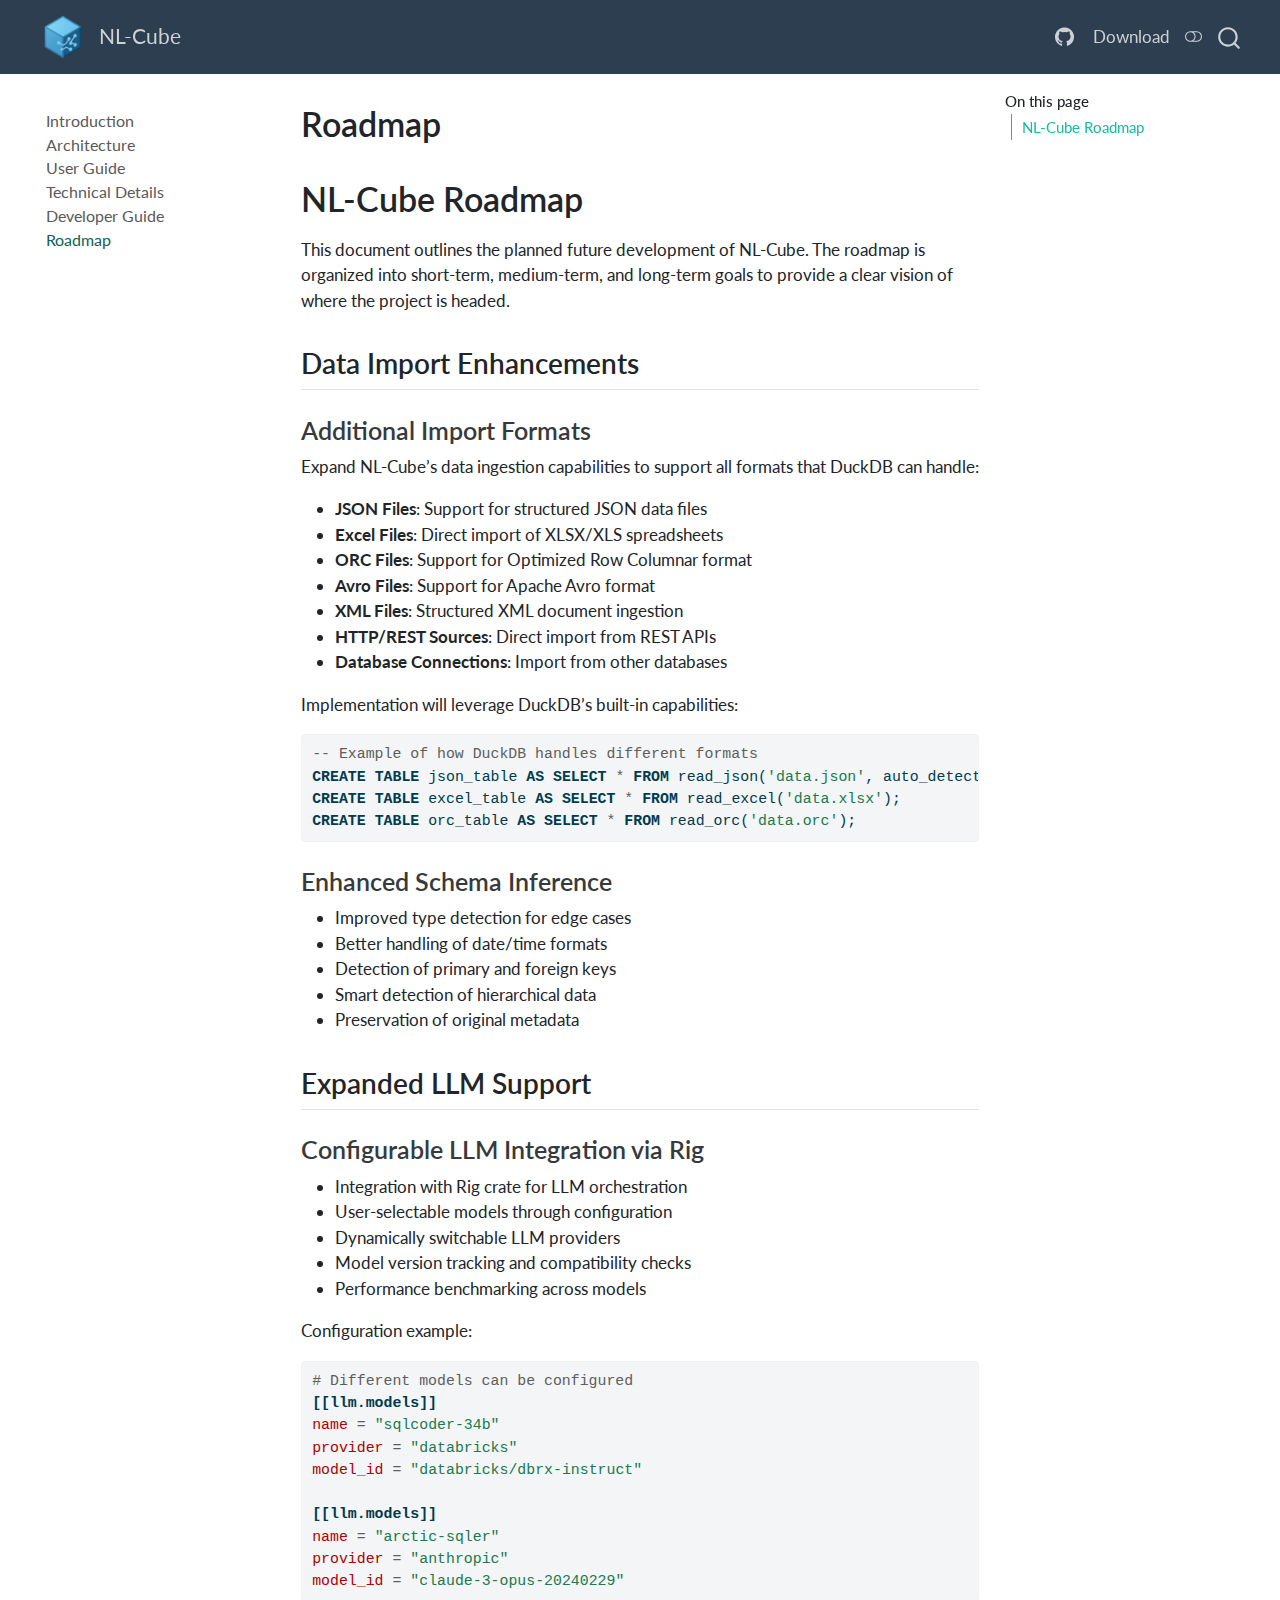
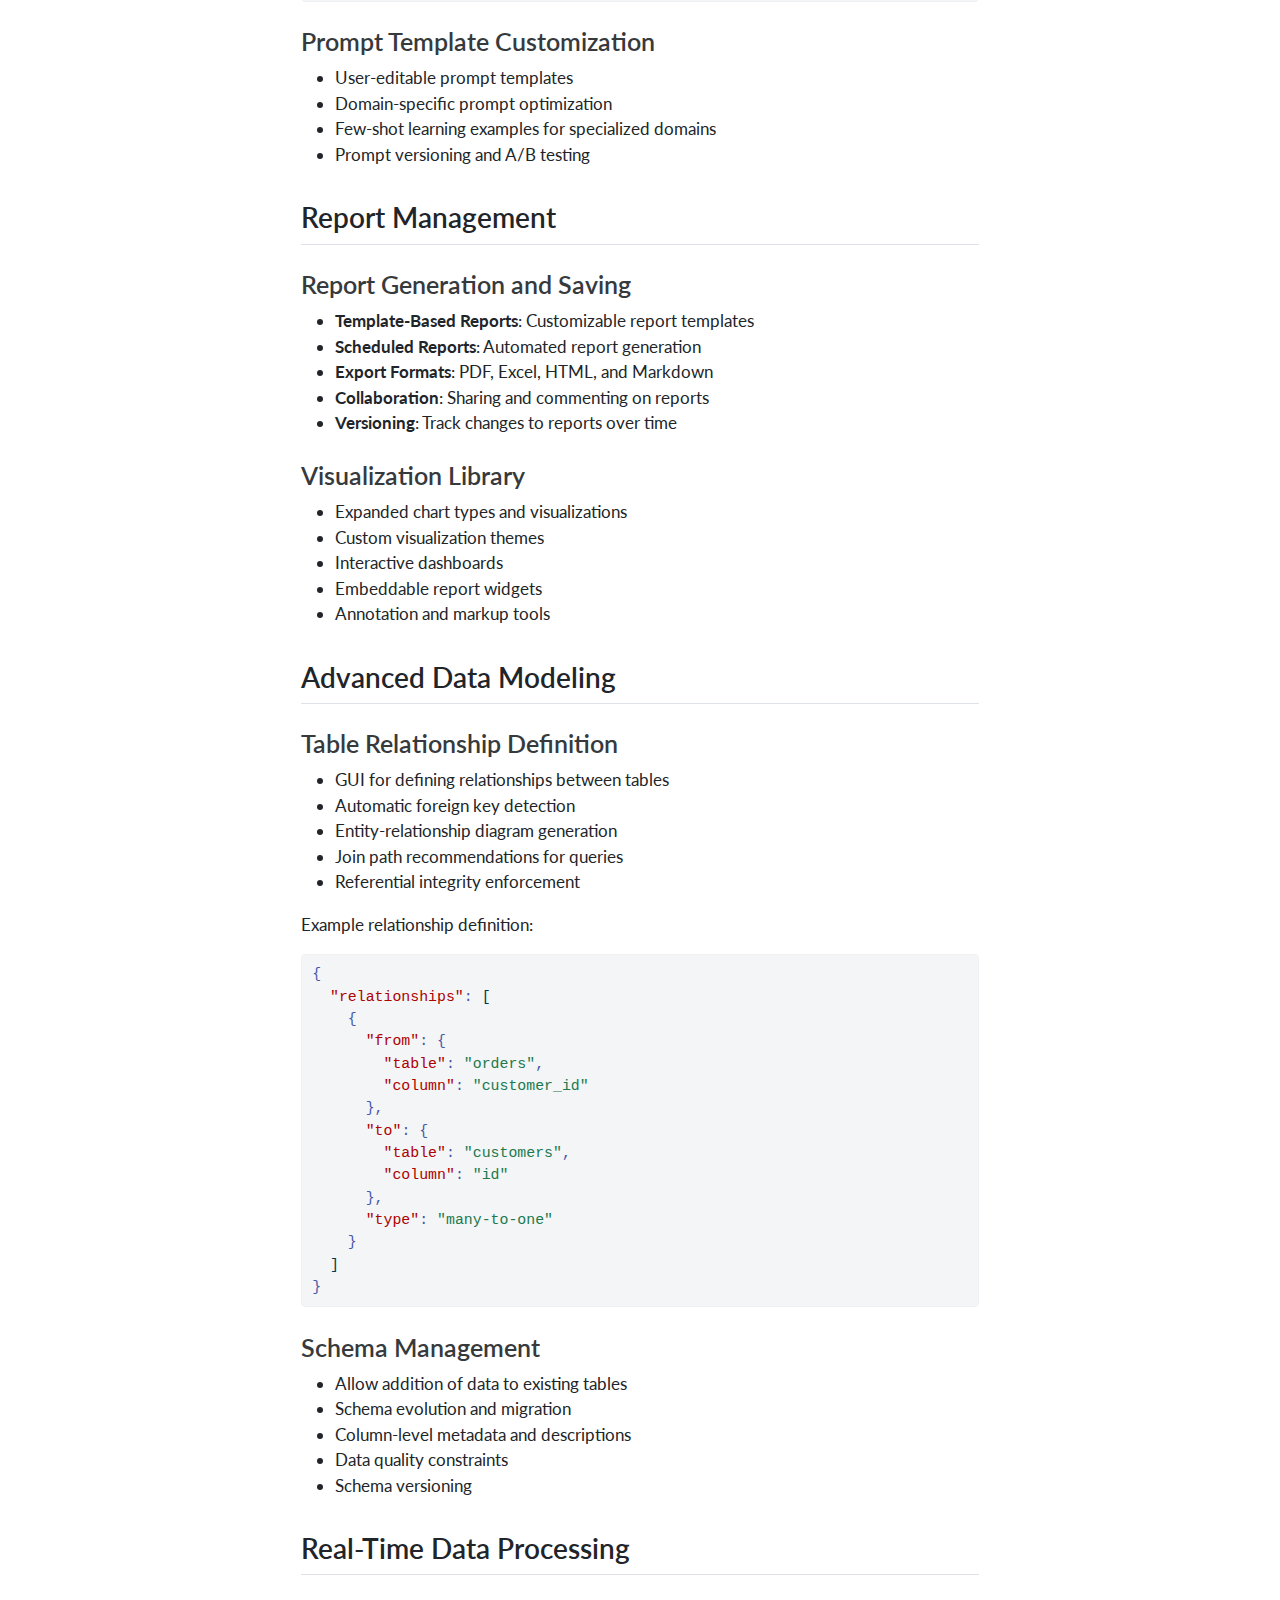
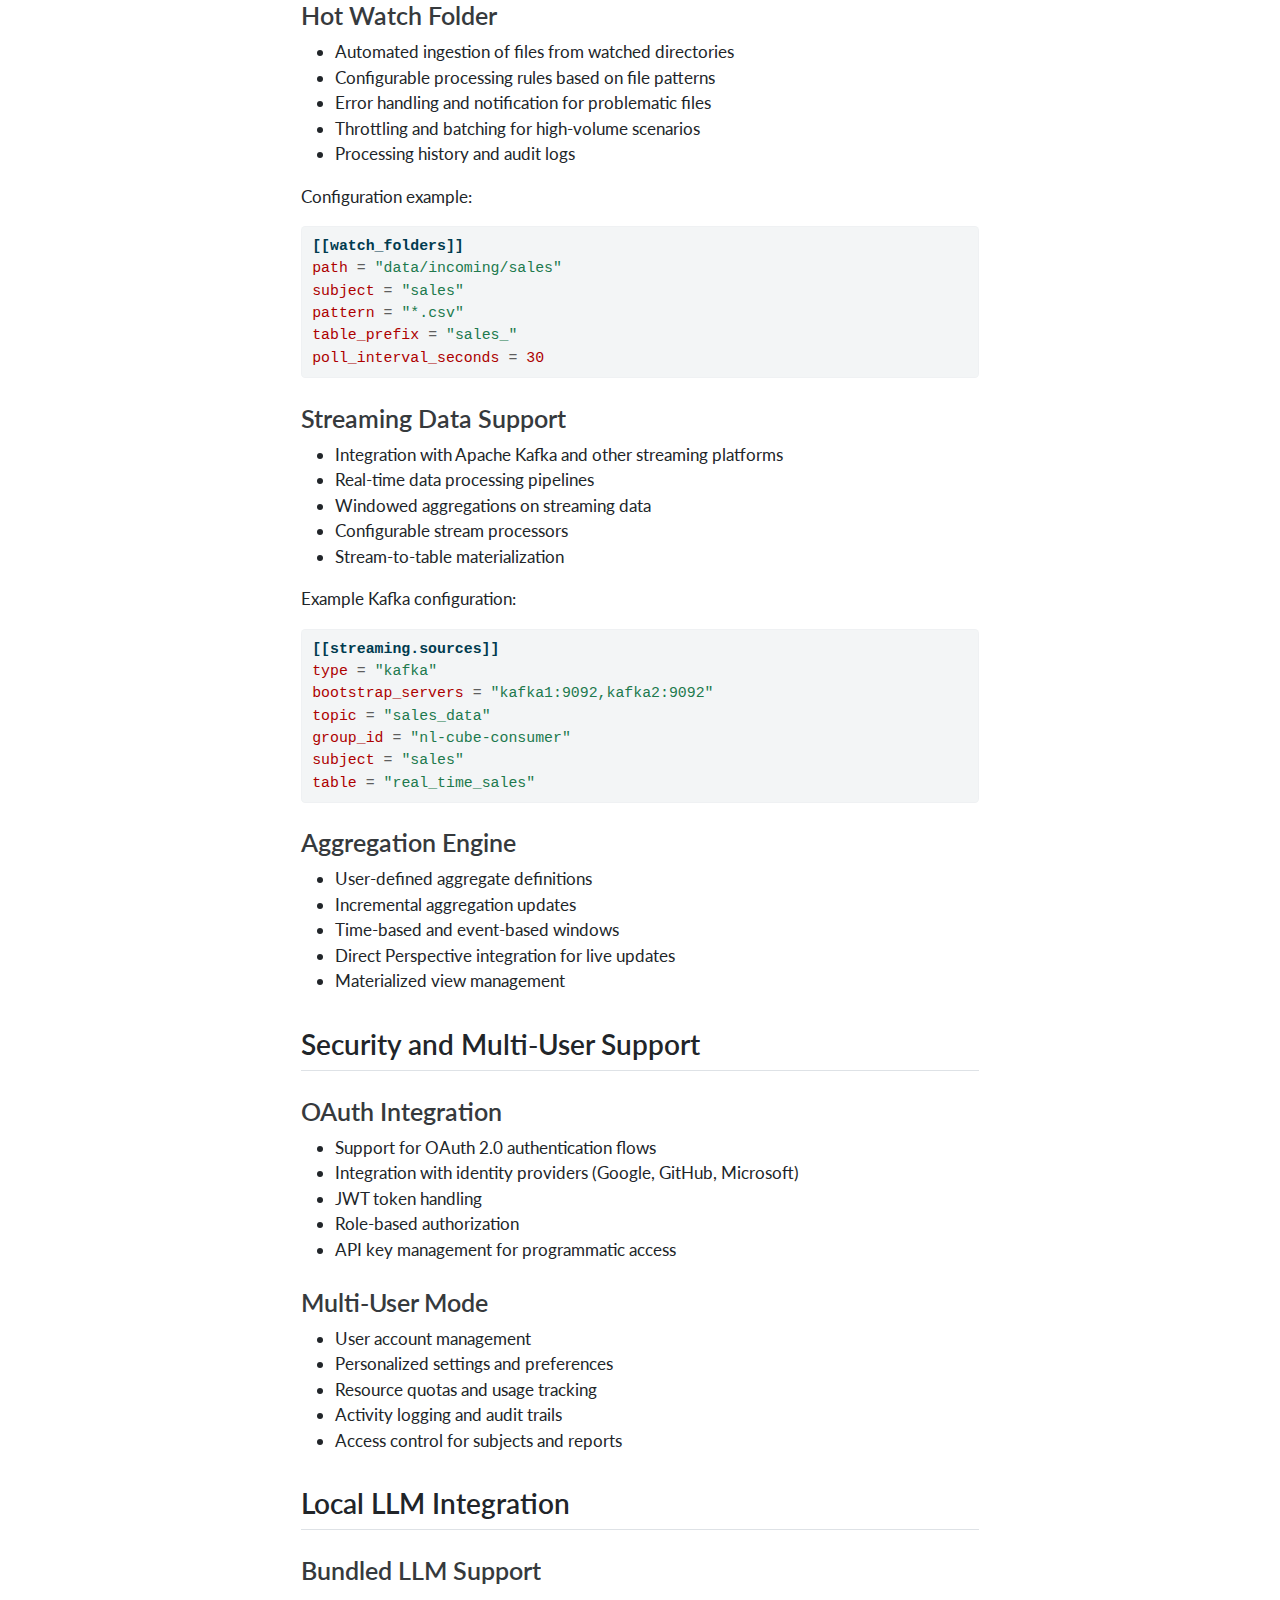
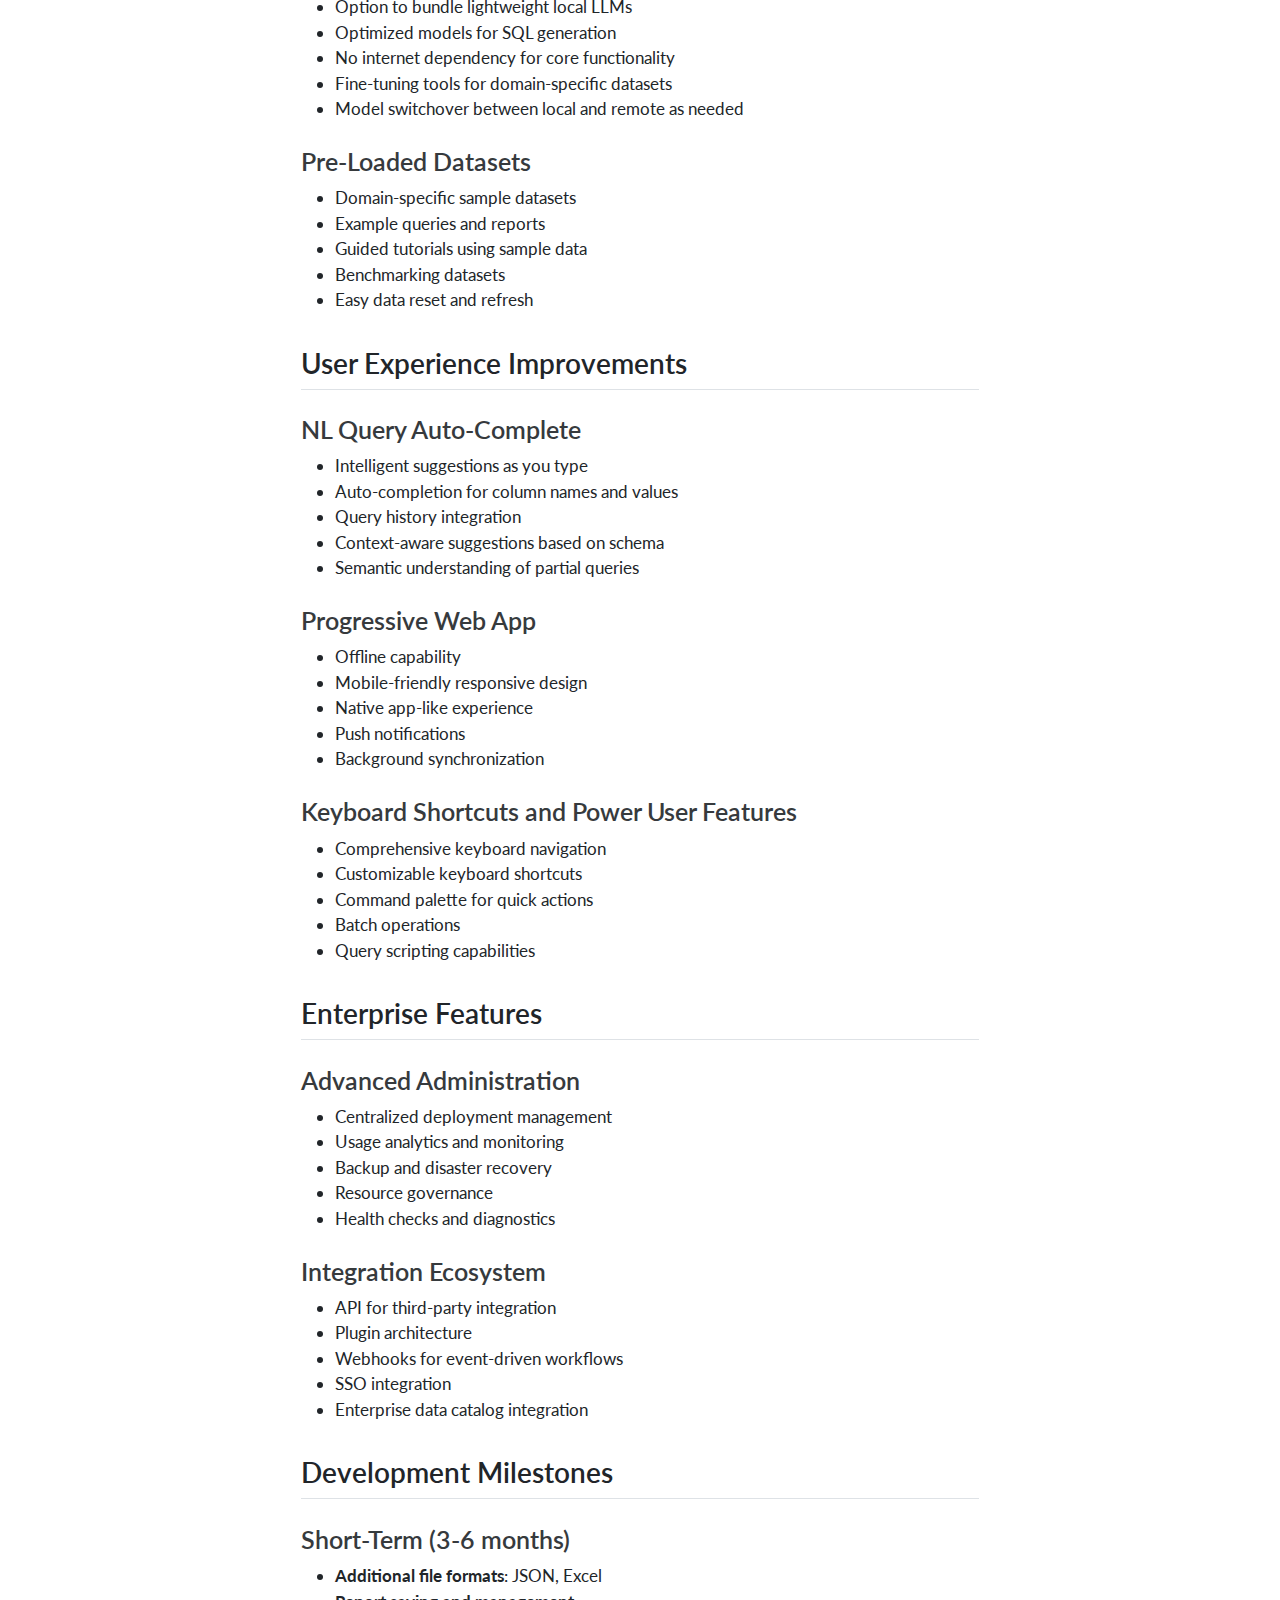
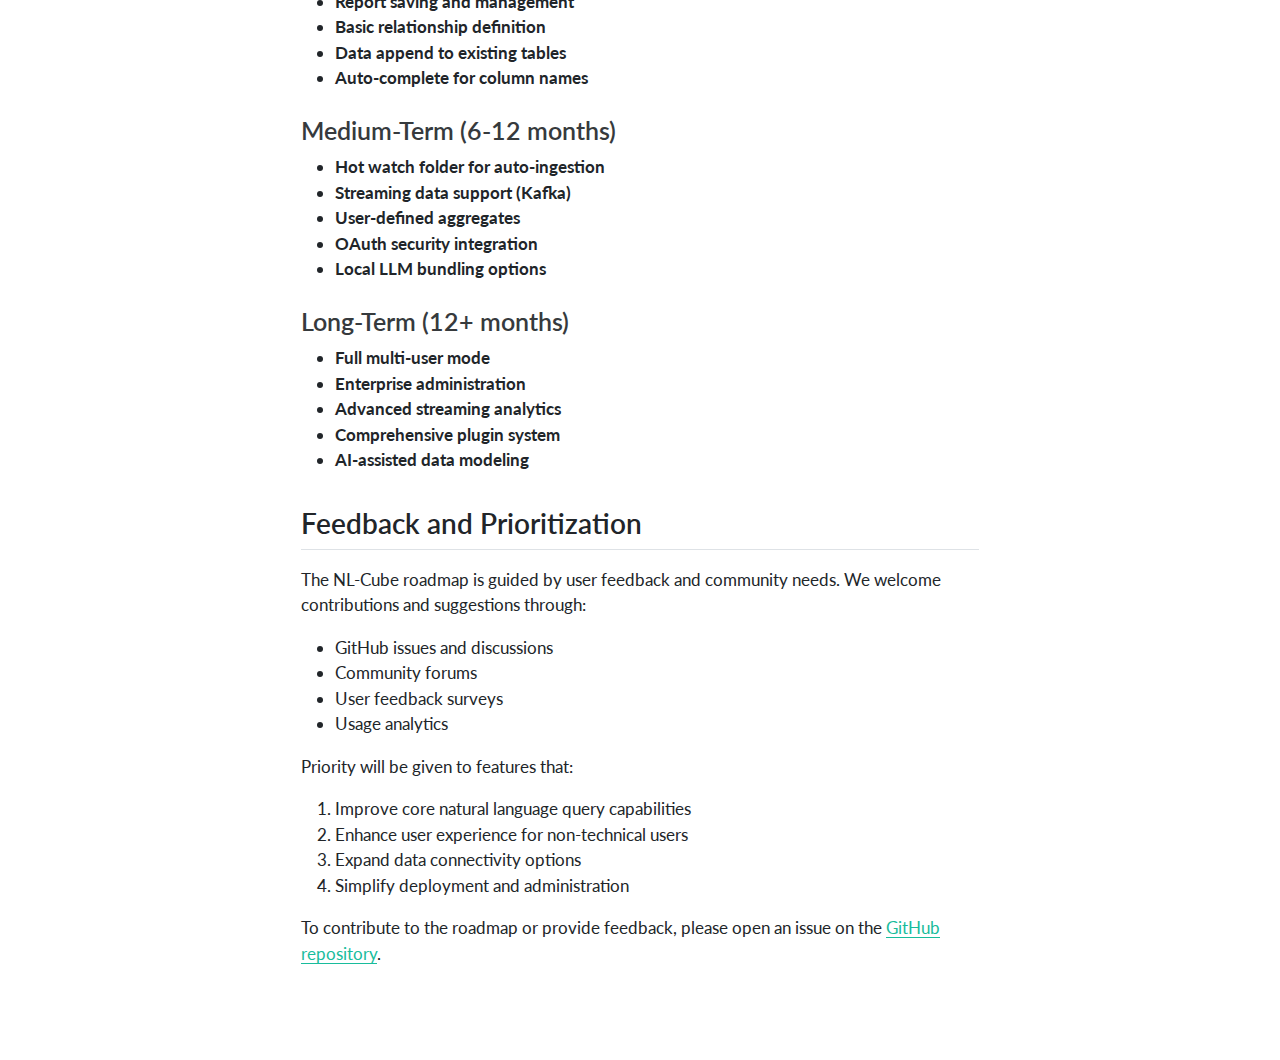
<file: roadmap.html>
<!DOCTYPE html>
<html xmlns="http://www.w3.org/1999/xhtml" lang="en" xml:lang="en"><head>

<meta charset="utf-8">
<meta name="generator" content="quarto-1.7.32">

<meta name="viewport" content="width=device-width, initial-scale=1.0, user-scalable=yes">


<title>Roadmap – NL-Cube</title>
<style>
code{white-space: pre-wrap;}
span.smallcaps{font-variant: small-caps;}
div.columns{display: flex; gap: min(4vw, 1.5em);}
div.column{flex: auto; overflow-x: auto;}
div.hanging-indent{margin-left: 1.5em; text-indent: -1.5em;}
ul.task-list{list-style: none;}
ul.task-list li input[type="checkbox"] {
  width: 0.8em;
  margin: 0 0.8em 0.2em -1em; /* quarto-specific, see https://github.com/quarto-dev/quarto-cli/issues/4556 */ 
  vertical-align: middle;
}
/* CSS for syntax highlighting */
html { -webkit-text-size-adjust: 100%; }
pre > code.sourceCode { white-space: pre; position: relative; }
pre > code.sourceCode > span { display: inline-block; line-height: 1.25; }
pre > code.sourceCode > span:empty { height: 1.2em; }
.sourceCode { overflow: visible; }
code.sourceCode > span { color: inherit; text-decoration: inherit; }
div.sourceCode { margin: 1em 0; }
pre.sourceCode { margin: 0; }
@media screen {
div.sourceCode { overflow: auto; }
}
@media print {
pre > code.sourceCode { white-space: pre-wrap; }
pre > code.sourceCode > span { text-indent: -5em; padding-left: 5em; }
}
pre.numberSource code
  { counter-reset: source-line 0; }
pre.numberSource code > span
  { position: relative; left: -4em; counter-increment: source-line; }
pre.numberSource code > span > a:first-child::before
  { content: counter(source-line);
    position: relative; left: -1em; text-align: right; vertical-align: baseline;
    border: none; display: inline-block;
    -webkit-touch-callout: none; -webkit-user-select: none;
    -khtml-user-select: none; -moz-user-select: none;
    -ms-user-select: none; user-select: none;
    padding: 0 4px; width: 4em;
  }
pre.numberSource { margin-left: 3em;  padding-left: 4px; }
div.sourceCode
  {   }
@media screen {
pre > code.sourceCode > span > a:first-child::before { text-decoration: underline; }
}
</style>


<script src="site_libs/quarto-nav/quarto-nav.js"></script>
<script src="site_libs/quarto-nav/headroom.min.js"></script>
<script src="site_libs/clipboard/clipboard.min.js"></script>
<script src="site_libs/quarto-search/autocomplete.umd.js"></script>
<script src="site_libs/quarto-search/fuse.min.js"></script>
<script src="site_libs/quarto-search/quarto-search.js"></script>
<meta name="quarto:offset" content="./">
<script src="site_libs/quarto-html/quarto.js" type="module"></script>
<script src="site_libs/quarto-html/tabsets/tabsets.js" type="module"></script>
<script src="site_libs/quarto-html/popper.min.js"></script>
<script src="site_libs/quarto-html/tippy.umd.min.js"></script>
<script src="site_libs/quarto-html/anchor.min.js"></script>
<link href="site_libs/quarto-html/tippy.css" rel="stylesheet">
<link href="site_libs/quarto-html/quarto-syntax-highlighting-37eea08aefeeee20ff55810ff984fec1.css" rel="stylesheet" class="quarto-color-scheme" id="quarto-text-highlighting-styles">
<link href="site_libs/quarto-html/quarto-syntax-highlighting-dark-2fef5ea3f8957b3e4ecc936fc74692ca.css" rel="stylesheet" class="quarto-color-scheme quarto-color-alternate" id="quarto-text-highlighting-styles">
<link href="site_libs/quarto-html/quarto-syntax-highlighting-37eea08aefeeee20ff55810ff984fec1.css" rel="stylesheet" class="quarto-color-scheme-extra" id="quarto-text-highlighting-styles">
<script src="site_libs/bootstrap/bootstrap.min.js"></script>
<link href="site_libs/bootstrap/bootstrap-icons.css" rel="stylesheet">
<link href="site_libs/bootstrap/bootstrap-d1029c8c0624b678ec1882d5dbfbed62.min.css" rel="stylesheet" append-hash="true" class="quarto-color-scheme" id="quarto-bootstrap" data-mode="light">
<link href="site_libs/bootstrap/bootstrap-dark-317fa9c8a93cbaa92631be92f51646c5.min.css" rel="stylesheet" append-hash="true" class="quarto-color-scheme quarto-color-alternate" id="quarto-bootstrap" data-mode="dark">
<link href="site_libs/bootstrap/bootstrap-d1029c8c0624b678ec1882d5dbfbed62.min.css" rel="stylesheet" append-hash="true" class="quarto-color-scheme-extra" id="quarto-bootstrap" data-mode="light">
<script id="quarto-search-options" type="application/json">{
  "location": "navbar",
  "copy-button": false,
  "collapse-after": 3,
  "panel-placement": "end",
  "type": "overlay",
  "limit": 50,
  "keyboard-shortcut": [
    "f",
    "/",
    "s"
  ],
  "show-item-context": false,
  "language": {
    "search-no-results-text": "No results",
    "search-matching-documents-text": "matching documents",
    "search-copy-link-title": "Copy link to search",
    "search-hide-matches-text": "Hide additional matches",
    "search-more-match-text": "more match in this document",
    "search-more-matches-text": "more matches in this document",
    "search-clear-button-title": "Clear",
    "search-text-placeholder": "",
    "search-detached-cancel-button-title": "Cancel",
    "search-submit-button-title": "Submit",
    "search-label": "Search"
  }
}</script>


<link rel="stylesheet" href="styles.css">
</head>

<body class="nav-sidebar floating nav-fixed quarto-light"><script id="quarto-html-before-body" type="application/javascript">
    const toggleBodyColorMode = (bsSheetEl) => {
      const mode = bsSheetEl.getAttribute("data-mode");
      const bodyEl = window.document.querySelector("body");
      if (mode === "dark") {
        bodyEl.classList.add("quarto-dark");
        bodyEl.classList.remove("quarto-light");
      } else {
        bodyEl.classList.add("quarto-light");
        bodyEl.classList.remove("quarto-dark");
      }
    }
    const toggleBodyColorPrimary = () => {
      const bsSheetEl = window.document.querySelector("link#quarto-bootstrap:not([rel=disabled-stylesheet])");
      if (bsSheetEl) {
        toggleBodyColorMode(bsSheetEl);
      }
    }
    const setColorSchemeToggle = (alternate) => {
      const toggles = window.document.querySelectorAll('.quarto-color-scheme-toggle');
      for (let i=0; i < toggles.length; i++) {
        const toggle = toggles[i];
        if (toggle) {
          if (alternate) {
            toggle.classList.add("alternate");
          } else {
            toggle.classList.remove("alternate");
          }
        }
      }
    };
    const toggleColorMode = (alternate) => {
      // Switch the stylesheets
      const primaryStylesheets = window.document.querySelectorAll('link.quarto-color-scheme:not(.quarto-color-alternate)');
      const alternateStylesheets = window.document.querySelectorAll('link.quarto-color-scheme.quarto-color-alternate');
      manageTransitions('#quarto-margin-sidebar .nav-link', false);
      if (alternate) {
        // note: dark is layered on light, we don't disable primary!
        enableStylesheet(alternateStylesheets);
        for (const sheetNode of alternateStylesheets) {
          if (sheetNode.id === "quarto-bootstrap") {
            toggleBodyColorMode(sheetNode);
          }
        }
      } else {
        disableStylesheet(alternateStylesheets);
        enableStylesheet(primaryStylesheets)
        toggleBodyColorPrimary();
      }
      manageTransitions('#quarto-margin-sidebar .nav-link', true);
      // Switch the toggles
      setColorSchemeToggle(alternate)
      // Hack to workaround the fact that safari doesn't
      // properly recolor the scrollbar when toggling (#1455)
      if (navigator.userAgent.indexOf('Safari') > 0 && navigator.userAgent.indexOf('Chrome') == -1) {
        manageTransitions("body", false);
        window.scrollTo(0, 1);
        setTimeout(() => {
          window.scrollTo(0, 0);
          manageTransitions("body", true);
        }, 40);
      }
    }
    const disableStylesheet = (stylesheets) => {
      for (let i=0; i < stylesheets.length; i++) {
        const stylesheet = stylesheets[i];
        stylesheet.rel = 'disabled-stylesheet';
      }
    }
    const enableStylesheet = (stylesheets) => {
      for (let i=0; i < stylesheets.length; i++) {
        const stylesheet = stylesheets[i];
        if(stylesheet.rel !== 'stylesheet') { // for Chrome, which will still FOUC without this check
          stylesheet.rel = 'stylesheet';
        }
      }
    }
    const manageTransitions = (selector, allowTransitions) => {
      const els = window.document.querySelectorAll(selector);
      for (let i=0; i < els.length; i++) {
        const el = els[i];
        if (allowTransitions) {
          el.classList.remove('notransition');
        } else {
          el.classList.add('notransition');
        }
      }
    }
    const isFileUrl = () => {
      return window.location.protocol === 'file:';
    }
    const hasAlternateSentinel = () => {
      let styleSentinel = getColorSchemeSentinel();
      if (styleSentinel !== null) {
        return styleSentinel === "alternate";
      } else {
        return false;
      }
    }
    const setStyleSentinel = (alternate) => {
      const value = alternate ? "alternate" : "default";
      if (!isFileUrl()) {
        window.localStorage.setItem("quarto-color-scheme", value);
      } else {
        localAlternateSentinel = value;
      }
    }
    const getColorSchemeSentinel = () => {
      if (!isFileUrl()) {
        const storageValue = window.localStorage.getItem("quarto-color-scheme");
        return storageValue != null ? storageValue : localAlternateSentinel;
      } else {
        return localAlternateSentinel;
      }
    }
    const toggleGiscusIfUsed = (isAlternate, darkModeDefault) => {
      const baseTheme = document.querySelector('#giscus-base-theme')?.value ?? 'light';
      const alternateTheme = document.querySelector('#giscus-alt-theme')?.value ?? 'dark';
      let newTheme = '';
      if(authorPrefersDark) {
        newTheme = isAlternate ? baseTheme : alternateTheme;
      } else {
        newTheme = isAlternate ? alternateTheme : baseTheme;
      }
      const changeGiscusTheme = () => {
        // From: https://github.com/giscus/giscus/issues/336
        const sendMessage = (message) => {
          const iframe = document.querySelector('iframe.giscus-frame');
          if (!iframe) return;
          iframe.contentWindow.postMessage({ giscus: message }, 'https://giscus.app');
        }
        sendMessage({
          setConfig: {
            theme: newTheme
          }
        });
      }
      const isGiscussLoaded = window.document.querySelector('iframe.giscus-frame') !== null;
      if (isGiscussLoaded) {
        changeGiscusTheme();
      }
    };
    const authorPrefersDark = false;
    const darkModeDefault = authorPrefersDark;
      document.querySelector('link#quarto-text-highlighting-styles.quarto-color-scheme-extra').rel = 'disabled-stylesheet';
      document.querySelector('link#quarto-bootstrap.quarto-color-scheme-extra').rel = 'disabled-stylesheet';
    let localAlternateSentinel = darkModeDefault ? 'alternate' : 'default';
    // Dark / light mode switch
    window.quartoToggleColorScheme = () => {
      // Read the current dark / light value
      let toAlternate = !hasAlternateSentinel();
      toggleColorMode(toAlternate);
      setStyleSentinel(toAlternate);
      toggleGiscusIfUsed(toAlternate, darkModeDefault);
      window.dispatchEvent(new Event('resize'));
    };
    // Switch to dark mode if need be
    if (hasAlternateSentinel()) {
      toggleColorMode(true);
    } else {
      toggleColorMode(false);
    }
  </script>

<div id="quarto-search-results"></div>
  <header id="quarto-header" class="headroom fixed-top">
    <nav class="navbar navbar-expand-lg " data-bs-theme="dark">
      <div class="navbar-container container-fluid">
      <div class="navbar-brand-container mx-auto">
    <a href="./index.html" class="navbar-brand navbar-brand-logo">
    <img src="./images/logo.png" alt="" class="navbar-logo">
    </a>
    <a class="navbar-brand" href="./index.html">
    <span class="navbar-title">NL-Cube</span>
    </a>
  </div>
            <div id="quarto-search" class="" title="Search"></div>
          <button class="navbar-toggler" type="button" data-bs-toggle="collapse" data-bs-target="#navbarCollapse" aria-controls="navbarCollapse" role="menu" aria-expanded="false" aria-label="Toggle navigation" onclick="if (window.quartoToggleHeadroom) { window.quartoToggleHeadroom(); }">
  <span class="navbar-toggler-icon"></span>
</button>
          <div class="collapse navbar-collapse" id="navbarCollapse">
            <ul class="navbar-nav navbar-nav-scroll ms-auto">
  <li class="nav-item compact">
    <a class="nav-link" href="https://github.com/joefrost01/nl-cube"> <i class="bi bi-github" role="img">
</i> 
<span class="menu-text"></span></a>
  </li>  
  <li class="nav-item">
    <a class="nav-link" href="https://github.com/joefrost01/nl-cube/releases"> 
<span class="menu-text">Download</span></a>
  </li>  
</ul>
          </div> <!-- /navcollapse -->
            <div class="quarto-navbar-tools">
  <a href="" class="quarto-color-scheme-toggle quarto-navigation-tool  px-1" onclick="window.quartoToggleColorScheme(); return false;" title="Toggle dark mode"><i class="bi"></i></a>
</div>
      </div> <!-- /container-fluid -->
    </nav>
  <nav class="quarto-secondary-nav">
    <div class="container-fluid d-flex">
      <button type="button" class="quarto-btn-toggle btn" data-bs-toggle="collapse" role="button" data-bs-target=".quarto-sidebar-collapse-item" aria-controls="quarto-sidebar" aria-expanded="false" aria-label="Toggle sidebar navigation" onclick="if (window.quartoToggleHeadroom) { window.quartoToggleHeadroom(); }">
        <i class="bi bi-layout-text-sidebar-reverse"></i>
      </button>
        <nav class="quarto-page-breadcrumbs" aria-label="breadcrumb"><ol class="breadcrumb"><li class="breadcrumb-item"><a href="./roadmap.html">Roadmap</a></li></ol></nav>
        <a class="flex-grow-1" role="navigation" data-bs-toggle="collapse" data-bs-target=".quarto-sidebar-collapse-item" aria-controls="quarto-sidebar" aria-expanded="false" aria-label="Toggle sidebar navigation" onclick="if (window.quartoToggleHeadroom) { window.quartoToggleHeadroom(); }">      
        </a>
    </div>
  </nav>
</header>
<!-- content -->
<div id="quarto-content" class="quarto-container page-columns page-rows-contents page-layout-article page-navbar">
<!-- sidebar -->
  <nav id="quarto-sidebar" class="sidebar collapse collapse-horizontal quarto-sidebar-collapse-item sidebar-navigation floating overflow-auto">
    <div class="sidebar-menu-container"> 
    <ul class="list-unstyled mt-1">
        <li class="sidebar-item">
  <div class="sidebar-item-container"> 
  <a href="./index.html" class="sidebar-item-text sidebar-link">
 <span class="menu-text">Introduction</span></a>
  </div>
</li>
        <li class="sidebar-item">
  <div class="sidebar-item-container"> 
  <a href="./architecture.html" class="sidebar-item-text sidebar-link">
 <span class="menu-text">Architecture</span></a>
  </div>
</li>
        <li class="sidebar-item">
  <div class="sidebar-item-container"> 
  <a href="./user_guide.html" class="sidebar-item-text sidebar-link">
 <span class="menu-text">User Guide</span></a>
  </div>
</li>
        <li class="sidebar-item">
  <div class="sidebar-item-container"> 
  <a href="./technical_details.html" class="sidebar-item-text sidebar-link">
 <span class="menu-text">Technical Details</span></a>
  </div>
</li>
        <li class="sidebar-item">
  <div class="sidebar-item-container"> 
  <a href="./developer_guide.html" class="sidebar-item-text sidebar-link">
 <span class="menu-text">Developer Guide</span></a>
  </div>
</li>
        <li class="sidebar-item">
  <div class="sidebar-item-container"> 
  <a href="./roadmap.html" class="sidebar-item-text sidebar-link active">
 <span class="menu-text">Roadmap</span></a>
  </div>
</li>
    </ul>
    </div>
</nav>
<div id="quarto-sidebar-glass" class="quarto-sidebar-collapse-item" data-bs-toggle="collapse" data-bs-target=".quarto-sidebar-collapse-item"></div>
<!-- margin-sidebar -->
    <div id="quarto-margin-sidebar" class="sidebar margin-sidebar">
        <nav id="TOC" role="doc-toc" class="toc-active">
    <h2 id="toc-title">On this page</h2>
   
  <ul>
  <li><a href="#nl-cube-roadmap" id="toc-nl-cube-roadmap" class="nav-link active" data-scroll-target="#nl-cube-roadmap">NL-Cube Roadmap</a>
  <ul class="collapse">
  <li><a href="#data-import-enhancements" id="toc-data-import-enhancements" class="nav-link" data-scroll-target="#data-import-enhancements">Data Import Enhancements</a>
  <ul class="collapse">
  <li><a href="#additional-import-formats" id="toc-additional-import-formats" class="nav-link" data-scroll-target="#additional-import-formats">Additional Import Formats</a></li>
  <li><a href="#enhanced-schema-inference" id="toc-enhanced-schema-inference" class="nav-link" data-scroll-target="#enhanced-schema-inference">Enhanced Schema Inference</a></li>
  </ul></li>
  <li><a href="#expanded-llm-support" id="toc-expanded-llm-support" class="nav-link" data-scroll-target="#expanded-llm-support">Expanded LLM Support</a>
  <ul class="collapse">
  <li><a href="#configurable-llm-integration-via-rig" id="toc-configurable-llm-integration-via-rig" class="nav-link" data-scroll-target="#configurable-llm-integration-via-rig">Configurable LLM Integration via Rig</a></li>
  <li><a href="#prompt-template-customization" id="toc-prompt-template-customization" class="nav-link" data-scroll-target="#prompt-template-customization">Prompt Template Customization</a></li>
  </ul></li>
  <li><a href="#report-management" id="toc-report-management" class="nav-link" data-scroll-target="#report-management">Report Management</a>
  <ul class="collapse">
  <li><a href="#report-generation-and-saving" id="toc-report-generation-and-saving" class="nav-link" data-scroll-target="#report-generation-and-saving">Report Generation and Saving</a></li>
  <li><a href="#visualization-library" id="toc-visualization-library" class="nav-link" data-scroll-target="#visualization-library">Visualization Library</a></li>
  </ul></li>
  <li><a href="#advanced-data-modeling" id="toc-advanced-data-modeling" class="nav-link" data-scroll-target="#advanced-data-modeling">Advanced Data Modeling</a>
  <ul class="collapse">
  <li><a href="#table-relationship-definition" id="toc-table-relationship-definition" class="nav-link" data-scroll-target="#table-relationship-definition">Table Relationship Definition</a></li>
  <li><a href="#schema-management" id="toc-schema-management" class="nav-link" data-scroll-target="#schema-management">Schema Management</a></li>
  </ul></li>
  <li><a href="#real-time-data-processing" id="toc-real-time-data-processing" class="nav-link" data-scroll-target="#real-time-data-processing">Real-Time Data Processing</a>
  <ul class="collapse">
  <li><a href="#hot-watch-folder" id="toc-hot-watch-folder" class="nav-link" data-scroll-target="#hot-watch-folder">Hot Watch Folder</a></li>
  <li><a href="#streaming-data-support" id="toc-streaming-data-support" class="nav-link" data-scroll-target="#streaming-data-support">Streaming Data Support</a></li>
  <li><a href="#aggregation-engine" id="toc-aggregation-engine" class="nav-link" data-scroll-target="#aggregation-engine">Aggregation Engine</a></li>
  </ul></li>
  <li><a href="#security-and-multi-user-support" id="toc-security-and-multi-user-support" class="nav-link" data-scroll-target="#security-and-multi-user-support">Security and Multi-User Support</a>
  <ul class="collapse">
  <li><a href="#oauth-integration" id="toc-oauth-integration" class="nav-link" data-scroll-target="#oauth-integration">OAuth Integration</a></li>
  <li><a href="#multi-user-mode" id="toc-multi-user-mode" class="nav-link" data-scroll-target="#multi-user-mode">Multi-User Mode</a></li>
  </ul></li>
  <li><a href="#local-llm-integration" id="toc-local-llm-integration" class="nav-link" data-scroll-target="#local-llm-integration">Local LLM Integration</a>
  <ul class="collapse">
  <li><a href="#bundled-llm-support" id="toc-bundled-llm-support" class="nav-link" data-scroll-target="#bundled-llm-support">Bundled LLM Support</a></li>
  <li><a href="#pre-loaded-datasets" id="toc-pre-loaded-datasets" class="nav-link" data-scroll-target="#pre-loaded-datasets">Pre-Loaded Datasets</a></li>
  </ul></li>
  <li><a href="#user-experience-improvements" id="toc-user-experience-improvements" class="nav-link" data-scroll-target="#user-experience-improvements">User Experience Improvements</a>
  <ul class="collapse">
  <li><a href="#nl-query-auto-complete" id="toc-nl-query-auto-complete" class="nav-link" data-scroll-target="#nl-query-auto-complete">NL Query Auto-Complete</a></li>
  <li><a href="#progressive-web-app" id="toc-progressive-web-app" class="nav-link" data-scroll-target="#progressive-web-app">Progressive Web App</a></li>
  <li><a href="#keyboard-shortcuts-and-power-user-features" id="toc-keyboard-shortcuts-and-power-user-features" class="nav-link" data-scroll-target="#keyboard-shortcuts-and-power-user-features">Keyboard Shortcuts and Power User Features</a></li>
  </ul></li>
  <li><a href="#enterprise-features" id="toc-enterprise-features" class="nav-link" data-scroll-target="#enterprise-features">Enterprise Features</a>
  <ul class="collapse">
  <li><a href="#advanced-administration" id="toc-advanced-administration" class="nav-link" data-scroll-target="#advanced-administration">Advanced Administration</a></li>
  <li><a href="#integration-ecosystem" id="toc-integration-ecosystem" class="nav-link" data-scroll-target="#integration-ecosystem">Integration Ecosystem</a></li>
  </ul></li>
  <li><a href="#development-milestones" id="toc-development-milestones" class="nav-link" data-scroll-target="#development-milestones">Development Milestones</a>
  <ul class="collapse">
  <li><a href="#short-term-3-6-months" id="toc-short-term-3-6-months" class="nav-link" data-scroll-target="#short-term-3-6-months">Short-Term (3-6 months)</a></li>
  <li><a href="#medium-term-6-12-months" id="toc-medium-term-6-12-months" class="nav-link" data-scroll-target="#medium-term-6-12-months">Medium-Term (6-12 months)</a></li>
  <li><a href="#long-term-12-months" id="toc-long-term-12-months" class="nav-link" data-scroll-target="#long-term-12-months">Long-Term (12+ months)</a></li>
  </ul></li>
  <li><a href="#feedback-and-prioritization" id="toc-feedback-and-prioritization" class="nav-link" data-scroll-target="#feedback-and-prioritization">Feedback and Prioritization</a></li>
  </ul></li>
  </ul>
</nav>
    </div>
<!-- main -->
<main class="content" id="quarto-document-content">


<header id="title-block-header" class="quarto-title-block default">
<div class="quarto-title">
<h1 class="title">Roadmap</h1>
</div>



<div class="quarto-title-meta">

    
  
    
  </div>
  


</header>


<section id="nl-cube-roadmap" class="level1">
<h1>NL-Cube Roadmap</h1>
<p>This document outlines the planned future development of NL-Cube. The roadmap is organized into short-term, medium-term, and long-term goals to provide a clear vision of where the project is headed.</p>
<section id="data-import-enhancements" class="level2">
<h2 class="anchored" data-anchor-id="data-import-enhancements">Data Import Enhancements</h2>
<section id="additional-import-formats" class="level3">
<h3 class="anchored" data-anchor-id="additional-import-formats">Additional Import Formats</h3>
<p>Expand NL-Cube’s data ingestion capabilities to support all formats that DuckDB can handle:</p>
<ul>
<li><strong>JSON Files</strong>: Support for structured JSON data files</li>
<li><strong>Excel Files</strong>: Direct import of XLSX/XLS spreadsheets</li>
<li><strong>ORC Files</strong>: Support for Optimized Row Columnar format</li>
<li><strong>Avro Files</strong>: Support for Apache Avro format</li>
<li><strong>XML Files</strong>: Structured XML document ingestion</li>
<li><strong>HTTP/REST Sources</strong>: Direct import from REST APIs</li>
<li><strong>Database Connections</strong>: Import from other databases</li>
</ul>
<p>Implementation will leverage DuckDB’s built-in capabilities:</p>
<div class="sourceCode" id="cb1"><pre class="sourceCode sql code-with-copy"><code class="sourceCode sql"><span id="cb1-1"><a href="#cb1-1" aria-hidden="true" tabindex="-1"></a><span class="co">-- Example of how DuckDB handles different formats</span></span>
<span id="cb1-2"><a href="#cb1-2" aria-hidden="true" tabindex="-1"></a><span class="kw">CREATE</span> <span class="kw">TABLE</span> json_table <span class="kw">AS</span> <span class="kw">SELECT</span> <span class="op">*</span> <span class="kw">FROM</span> read_json(<span class="st">'data.json'</span>, auto_detect<span class="op">=</span><span class="kw">true</span>);</span>
<span id="cb1-3"><a href="#cb1-3" aria-hidden="true" tabindex="-1"></a><span class="kw">CREATE</span> <span class="kw">TABLE</span> excel_table <span class="kw">AS</span> <span class="kw">SELECT</span> <span class="op">*</span> <span class="kw">FROM</span> read_excel(<span class="st">'data.xlsx'</span>);</span>
<span id="cb1-4"><a href="#cb1-4" aria-hidden="true" tabindex="-1"></a><span class="kw">CREATE</span> <span class="kw">TABLE</span> orc_table <span class="kw">AS</span> <span class="kw">SELECT</span> <span class="op">*</span> <span class="kw">FROM</span> read_orc(<span class="st">'data.orc'</span>);</span></code><button title="Copy to Clipboard" class="code-copy-button"><i class="bi"></i></button></pre></div>
</section>
<section id="enhanced-schema-inference" class="level3">
<h3 class="anchored" data-anchor-id="enhanced-schema-inference">Enhanced Schema Inference</h3>
<ul>
<li>Improved type detection for edge cases</li>
<li>Better handling of date/time formats</li>
<li>Detection of primary and foreign keys</li>
<li>Smart detection of hierarchical data</li>
<li>Preservation of original metadata</li>
</ul>
</section>
</section>
<section id="expanded-llm-support" class="level2">
<h2 class="anchored" data-anchor-id="expanded-llm-support">Expanded LLM Support</h2>
<section id="configurable-llm-integration-via-rig" class="level3">
<h3 class="anchored" data-anchor-id="configurable-llm-integration-via-rig">Configurable LLM Integration via Rig</h3>
<ul>
<li>Integration with Rig crate for LLM orchestration</li>
<li>User-selectable models through configuration</li>
<li>Dynamically switchable LLM providers</li>
<li>Model version tracking and compatibility checks</li>
<li>Performance benchmarking across models</li>
</ul>
<p>Configuration example:</p>
<div class="sourceCode" id="cb2"><pre class="sourceCode toml code-with-copy"><code class="sourceCode toml"><span id="cb2-1"><a href="#cb2-1" aria-hidden="true" tabindex="-1"></a><span class="co"># Different models can be configured</span></span>
<span id="cb2-2"><a href="#cb2-2" aria-hidden="true" tabindex="-1"></a><span class="kw">[[llm.models]]</span></span>
<span id="cb2-3"><a href="#cb2-3" aria-hidden="true" tabindex="-1"></a><span class="dt">name</span> <span class="op">=</span> <span class="st">"sqlcoder-34b"</span></span>
<span id="cb2-4"><a href="#cb2-4" aria-hidden="true" tabindex="-1"></a><span class="dt">provider</span> <span class="op">=</span> <span class="st">"databricks"</span></span>
<span id="cb2-5"><a href="#cb2-5" aria-hidden="true" tabindex="-1"></a><span class="dt">model_id</span> <span class="op">=</span> <span class="st">"databricks/dbrx-instruct"</span></span>
<span id="cb2-6"><a href="#cb2-6" aria-hidden="true" tabindex="-1"></a></span>
<span id="cb2-7"><a href="#cb2-7" aria-hidden="true" tabindex="-1"></a><span class="kw">[[llm.models]]</span></span>
<span id="cb2-8"><a href="#cb2-8" aria-hidden="true" tabindex="-1"></a><span class="dt">name</span> <span class="op">=</span> <span class="st">"arctic-sqler"</span></span>
<span id="cb2-9"><a href="#cb2-9" aria-hidden="true" tabindex="-1"></a><span class="dt">provider</span> <span class="op">=</span> <span class="st">"anthropic"</span></span>
<span id="cb2-10"><a href="#cb2-10" aria-hidden="true" tabindex="-1"></a><span class="dt">model_id</span> <span class="op">=</span> <span class="st">"claude-3-opus-20240229"</span></span></code><button title="Copy to Clipboard" class="code-copy-button"><i class="bi"></i></button></pre></div>
</section>
<section id="prompt-template-customization" class="level3">
<h3 class="anchored" data-anchor-id="prompt-template-customization">Prompt Template Customization</h3>
<ul>
<li>User-editable prompt templates</li>
<li>Domain-specific prompt optimization</li>
<li>Few-shot learning examples for specialized domains</li>
<li>Prompt versioning and A/B testing</li>
</ul>
</section>
</section>
<section id="report-management" class="level2">
<h2 class="anchored" data-anchor-id="report-management">Report Management</h2>
<section id="report-generation-and-saving" class="level3">
<h3 class="anchored" data-anchor-id="report-generation-and-saving">Report Generation and Saving</h3>
<ul>
<li><strong>Template-Based Reports</strong>: Customizable report templates</li>
<li><strong>Scheduled Reports</strong>: Automated report generation</li>
<li><strong>Export Formats</strong>: PDF, Excel, HTML, and Markdown</li>
<li><strong>Collaboration</strong>: Sharing and commenting on reports</li>
<li><strong>Versioning</strong>: Track changes to reports over time</li>
</ul>
</section>
<section id="visualization-library" class="level3">
<h3 class="anchored" data-anchor-id="visualization-library">Visualization Library</h3>
<ul>
<li>Expanded chart types and visualizations</li>
<li>Custom visualization themes</li>
<li>Interactive dashboards</li>
<li>Embeddable report widgets</li>
<li>Annotation and markup tools</li>
</ul>
</section>
</section>
<section id="advanced-data-modeling" class="level2">
<h2 class="anchored" data-anchor-id="advanced-data-modeling">Advanced Data Modeling</h2>
<section id="table-relationship-definition" class="level3">
<h3 class="anchored" data-anchor-id="table-relationship-definition">Table Relationship Definition</h3>
<ul>
<li>GUI for defining relationships between tables</li>
<li>Automatic foreign key detection</li>
<li>Entity-relationship diagram generation</li>
<li>Join path recommendations for queries</li>
<li>Referential integrity enforcement</li>
</ul>
<p>Example relationship definition:</p>
<div class="sourceCode" id="cb3"><pre class="sourceCode json code-with-copy"><code class="sourceCode json"><span id="cb3-1"><a href="#cb3-1" aria-hidden="true" tabindex="-1"></a><span class="fu">{</span></span>
<span id="cb3-2"><a href="#cb3-2" aria-hidden="true" tabindex="-1"></a>  <span class="dt">"relationships"</span><span class="fu">:</span> <span class="ot">[</span></span>
<span id="cb3-3"><a href="#cb3-3" aria-hidden="true" tabindex="-1"></a>    <span class="fu">{</span></span>
<span id="cb3-4"><a href="#cb3-4" aria-hidden="true" tabindex="-1"></a>      <span class="dt">"from"</span><span class="fu">:</span> <span class="fu">{</span></span>
<span id="cb3-5"><a href="#cb3-5" aria-hidden="true" tabindex="-1"></a>        <span class="dt">"table"</span><span class="fu">:</span> <span class="st">"orders"</span><span class="fu">,</span></span>
<span id="cb3-6"><a href="#cb3-6" aria-hidden="true" tabindex="-1"></a>        <span class="dt">"column"</span><span class="fu">:</span> <span class="st">"customer_id"</span></span>
<span id="cb3-7"><a href="#cb3-7" aria-hidden="true" tabindex="-1"></a>      <span class="fu">},</span></span>
<span id="cb3-8"><a href="#cb3-8" aria-hidden="true" tabindex="-1"></a>      <span class="dt">"to"</span><span class="fu">:</span> <span class="fu">{</span></span>
<span id="cb3-9"><a href="#cb3-9" aria-hidden="true" tabindex="-1"></a>        <span class="dt">"table"</span><span class="fu">:</span> <span class="st">"customers"</span><span class="fu">,</span></span>
<span id="cb3-10"><a href="#cb3-10" aria-hidden="true" tabindex="-1"></a>        <span class="dt">"column"</span><span class="fu">:</span> <span class="st">"id"</span></span>
<span id="cb3-11"><a href="#cb3-11" aria-hidden="true" tabindex="-1"></a>      <span class="fu">},</span></span>
<span id="cb3-12"><a href="#cb3-12" aria-hidden="true" tabindex="-1"></a>      <span class="dt">"type"</span><span class="fu">:</span> <span class="st">"many-to-one"</span></span>
<span id="cb3-13"><a href="#cb3-13" aria-hidden="true" tabindex="-1"></a>    <span class="fu">}</span></span>
<span id="cb3-14"><a href="#cb3-14" aria-hidden="true" tabindex="-1"></a>  <span class="ot">]</span></span>
<span id="cb3-15"><a href="#cb3-15" aria-hidden="true" tabindex="-1"></a><span class="fu">}</span></span></code><button title="Copy to Clipboard" class="code-copy-button"><i class="bi"></i></button></pre></div>
</section>
<section id="schema-management" class="level3">
<h3 class="anchored" data-anchor-id="schema-management">Schema Management</h3>
<ul>
<li>Allow addition of data to existing tables</li>
<li>Schema evolution and migration</li>
<li>Column-level metadata and descriptions</li>
<li>Data quality constraints</li>
<li>Schema versioning</li>
</ul>
</section>
</section>
<section id="real-time-data-processing" class="level2">
<h2 class="anchored" data-anchor-id="real-time-data-processing">Real-Time Data Processing</h2>
<section id="hot-watch-folder" class="level3">
<h3 class="anchored" data-anchor-id="hot-watch-folder">Hot Watch Folder</h3>
<ul>
<li>Automated ingestion of files from watched directories</li>
<li>Configurable processing rules based on file patterns</li>
<li>Error handling and notification for problematic files</li>
<li>Throttling and batching for high-volume scenarios</li>
<li>Processing history and audit logs</li>
</ul>
<p>Configuration example:</p>
<div class="sourceCode" id="cb4"><pre class="sourceCode toml code-with-copy"><code class="sourceCode toml"><span id="cb4-1"><a href="#cb4-1" aria-hidden="true" tabindex="-1"></a><span class="kw">[[watch_folders]]</span></span>
<span id="cb4-2"><a href="#cb4-2" aria-hidden="true" tabindex="-1"></a><span class="dt">path</span> <span class="op">=</span> <span class="st">"data/incoming/sales"</span></span>
<span id="cb4-3"><a href="#cb4-3" aria-hidden="true" tabindex="-1"></a><span class="dt">subject</span> <span class="op">=</span> <span class="st">"sales"</span></span>
<span id="cb4-4"><a href="#cb4-4" aria-hidden="true" tabindex="-1"></a><span class="dt">pattern</span> <span class="op">=</span> <span class="st">"*.csv"</span></span>
<span id="cb4-5"><a href="#cb4-5" aria-hidden="true" tabindex="-1"></a><span class="dt">table_prefix</span> <span class="op">=</span> <span class="st">"sales_"</span></span>
<span id="cb4-6"><a href="#cb4-6" aria-hidden="true" tabindex="-1"></a><span class="dt">poll_interval_seconds</span> <span class="op">=</span> <span class="dv">30</span></span></code><button title="Copy to Clipboard" class="code-copy-button"><i class="bi"></i></button></pre></div>
</section>
<section id="streaming-data-support" class="level3">
<h3 class="anchored" data-anchor-id="streaming-data-support">Streaming Data Support</h3>
<ul>
<li>Integration with Apache Kafka and other streaming platforms</li>
<li>Real-time data processing pipelines</li>
<li>Windowed aggregations on streaming data</li>
<li>Configurable stream processors</li>
<li>Stream-to-table materialization</li>
</ul>
<p>Example Kafka configuration:</p>
<div class="sourceCode" id="cb5"><pre class="sourceCode toml code-with-copy"><code class="sourceCode toml"><span id="cb5-1"><a href="#cb5-1" aria-hidden="true" tabindex="-1"></a><span class="kw">[[streaming.sources]]</span></span>
<span id="cb5-2"><a href="#cb5-2" aria-hidden="true" tabindex="-1"></a><span class="dt">type</span> <span class="op">=</span> <span class="st">"kafka"</span></span>
<span id="cb5-3"><a href="#cb5-3" aria-hidden="true" tabindex="-1"></a><span class="dt">bootstrap_servers</span> <span class="op">=</span> <span class="st">"kafka1:9092,kafka2:9092"</span></span>
<span id="cb5-4"><a href="#cb5-4" aria-hidden="true" tabindex="-1"></a><span class="dt">topic</span> <span class="op">=</span> <span class="st">"sales_data"</span></span>
<span id="cb5-5"><a href="#cb5-5" aria-hidden="true" tabindex="-1"></a><span class="dt">group_id</span> <span class="op">=</span> <span class="st">"nl-cube-consumer"</span></span>
<span id="cb5-6"><a href="#cb5-6" aria-hidden="true" tabindex="-1"></a><span class="dt">subject</span> <span class="op">=</span> <span class="st">"sales"</span></span>
<span id="cb5-7"><a href="#cb5-7" aria-hidden="true" tabindex="-1"></a><span class="dt">table</span> <span class="op">=</span> <span class="st">"real_time_sales"</span></span></code><button title="Copy to Clipboard" class="code-copy-button"><i class="bi"></i></button></pre></div>
</section>
<section id="aggregation-engine" class="level3">
<h3 class="anchored" data-anchor-id="aggregation-engine">Aggregation Engine</h3>
<ul>
<li>User-defined aggregate definitions</li>
<li>Incremental aggregation updates</li>
<li>Time-based and event-based windows</li>
<li>Direct Perspective integration for live updates</li>
<li>Materialized view management</li>
</ul>
</section>
</section>
<section id="security-and-multi-user-support" class="level2">
<h2 class="anchored" data-anchor-id="security-and-multi-user-support">Security and Multi-User Support</h2>
<section id="oauth-integration" class="level3">
<h3 class="anchored" data-anchor-id="oauth-integration">OAuth Integration</h3>
<ul>
<li>Support for OAuth 2.0 authentication flows</li>
<li>Integration with identity providers (Google, GitHub, Microsoft)</li>
<li>JWT token handling</li>
<li>Role-based authorization</li>
<li>API key management for programmatic access</li>
</ul>
</section>
<section id="multi-user-mode" class="level3">
<h3 class="anchored" data-anchor-id="multi-user-mode">Multi-User Mode</h3>
<ul>
<li>User account management</li>
<li>Personalized settings and preferences</li>
<li>Resource quotas and usage tracking</li>
<li>Activity logging and audit trails</li>
<li>Access control for subjects and reports</li>
</ul>
</section>
</section>
<section id="local-llm-integration" class="level2">
<h2 class="anchored" data-anchor-id="local-llm-integration">Local LLM Integration</h2>
<section id="bundled-llm-support" class="level3">
<h3 class="anchored" data-anchor-id="bundled-llm-support">Bundled LLM Support</h3>
<ul>
<li>Option to bundle lightweight local LLMs</li>
<li>Optimized models for SQL generation</li>
<li>No internet dependency for core functionality</li>
<li>Fine-tuning tools for domain-specific datasets</li>
<li>Model switchover between local and remote as needed</li>
</ul>
</section>
<section id="pre-loaded-datasets" class="level3">
<h3 class="anchored" data-anchor-id="pre-loaded-datasets">Pre-Loaded Datasets</h3>
<ul>
<li>Domain-specific sample datasets</li>
<li>Example queries and reports</li>
<li>Guided tutorials using sample data</li>
<li>Benchmarking datasets</li>
<li>Easy data reset and refresh</li>
</ul>
</section>
</section>
<section id="user-experience-improvements" class="level2">
<h2 class="anchored" data-anchor-id="user-experience-improvements">User Experience Improvements</h2>
<section id="nl-query-auto-complete" class="level3">
<h3 class="anchored" data-anchor-id="nl-query-auto-complete">NL Query Auto-Complete</h3>
<ul>
<li>Intelligent suggestions as you type</li>
<li>Auto-completion for column names and values</li>
<li>Query history integration</li>
<li>Context-aware suggestions based on schema</li>
<li>Semantic understanding of partial queries</li>
</ul>
</section>
<section id="progressive-web-app" class="level3">
<h3 class="anchored" data-anchor-id="progressive-web-app">Progressive Web App</h3>
<ul>
<li>Offline capability</li>
<li>Mobile-friendly responsive design</li>
<li>Native app-like experience</li>
<li>Push notifications</li>
<li>Background synchronization</li>
</ul>
</section>
<section id="keyboard-shortcuts-and-power-user-features" class="level3">
<h3 class="anchored" data-anchor-id="keyboard-shortcuts-and-power-user-features">Keyboard Shortcuts and Power User Features</h3>
<ul>
<li>Comprehensive keyboard navigation</li>
<li>Customizable keyboard shortcuts</li>
<li>Command palette for quick actions</li>
<li>Batch operations</li>
<li>Query scripting capabilities</li>
</ul>
</section>
</section>
<section id="enterprise-features" class="level2">
<h2 class="anchored" data-anchor-id="enterprise-features">Enterprise Features</h2>
<section id="advanced-administration" class="level3">
<h3 class="anchored" data-anchor-id="advanced-administration">Advanced Administration</h3>
<ul>
<li>Centralized deployment management</li>
<li>Usage analytics and monitoring</li>
<li>Backup and disaster recovery</li>
<li>Resource governance</li>
<li>Health checks and diagnostics</li>
</ul>
</section>
<section id="integration-ecosystem" class="level3">
<h3 class="anchored" data-anchor-id="integration-ecosystem">Integration Ecosystem</h3>
<ul>
<li>API for third-party integration</li>
<li>Plugin architecture</li>
<li>Webhooks for event-driven workflows</li>
<li>SSO integration</li>
<li>Enterprise data catalog integration</li>
</ul>
</section>
</section>
<section id="development-milestones" class="level2">
<h2 class="anchored" data-anchor-id="development-milestones">Development Milestones</h2>
<section id="short-term-3-6-months" class="level3">
<h3 class="anchored" data-anchor-id="short-term-3-6-months">Short-Term (3-6 months)</h3>
<ul>
<li><strong>Additional file formats</strong>: JSON, Excel</li>
<li><strong>Report saving and management</strong></li>
<li><strong>Basic relationship definition</strong></li>
<li><strong>Data append to existing tables</strong></li>
<li><strong>Auto-complete for column names</strong></li>
</ul>
</section>
<section id="medium-term-6-12-months" class="level3">
<h3 class="anchored" data-anchor-id="medium-term-6-12-months">Medium-Term (6-12 months)</h3>
<ul>
<li><strong>Hot watch folder for auto-ingestion</strong></li>
<li><strong>Streaming data support (Kafka)</strong></li>
<li><strong>User-defined aggregates</strong></li>
<li><strong>OAuth security integration</strong></li>
<li><strong>Local LLM bundling options</strong></li>
</ul>
</section>
<section id="long-term-12-months" class="level3">
<h3 class="anchored" data-anchor-id="long-term-12-months">Long-Term (12+ months)</h3>
<ul>
<li><strong>Full multi-user mode</strong></li>
<li><strong>Enterprise administration</strong></li>
<li><strong>Advanced streaming analytics</strong></li>
<li><strong>Comprehensive plugin system</strong></li>
<li><strong>AI-assisted data modeling</strong></li>
</ul>
</section>
</section>
<section id="feedback-and-prioritization" class="level2">
<h2 class="anchored" data-anchor-id="feedback-and-prioritization">Feedback and Prioritization</h2>
<p>The NL-Cube roadmap is guided by user feedback and community needs. We welcome contributions and suggestions through:</p>
<ul>
<li>GitHub issues and discussions</li>
<li>Community forums</li>
<li>User feedback surveys</li>
<li>Usage analytics</li>
</ul>
<p>Priority will be given to features that:</p>
<ol type="1">
<li>Improve core natural language query capabilities</li>
<li>Enhance user experience for non-technical users</li>
<li>Expand data connectivity options</li>
<li>Simplify deployment and administration</li>
</ol>
<p>To contribute to the roadmap or provide feedback, please open an issue on the <a href="https://github.com/joefrost01/nl-cube">GitHub repository</a>.</p>


</section>
</section>

</main> <!-- /main -->
<script id="quarto-html-after-body" type="application/javascript">
  window.document.addEventListener("DOMContentLoaded", function (event) {
    // Ensure there is a toggle, if there isn't float one in the top right
    if (window.document.querySelector('.quarto-color-scheme-toggle') === null) {
      const a = window.document.createElement('a');
      a.classList.add('top-right');
      a.classList.add('quarto-color-scheme-toggle');
      a.href = "";
      a.onclick = function() { try { window.quartoToggleColorScheme(); } catch {} return false; };
      const i = window.document.createElement("i");
      i.classList.add('bi');
      a.appendChild(i);
      window.document.body.appendChild(a);
    }
    setColorSchemeToggle(hasAlternateSentinel())
    const icon = "";
    const anchorJS = new window.AnchorJS();
    anchorJS.options = {
      placement: 'right',
      icon: icon
    };
    anchorJS.add('.anchored');
    const isCodeAnnotation = (el) => {
      for (const clz of el.classList) {
        if (clz.startsWith('code-annotation-')) {                     
          return true;
        }
      }
      return false;
    }
    const onCopySuccess = function(e) {
      // button target
      const button = e.trigger;
      // don't keep focus
      button.blur();
      // flash "checked"
      button.classList.add('code-copy-button-checked');
      var currentTitle = button.getAttribute("title");
      button.setAttribute("title", "Copied!");
      let tooltip;
      if (window.bootstrap) {
        button.setAttribute("data-bs-toggle", "tooltip");
        button.setAttribute("data-bs-placement", "left");
        button.setAttribute("data-bs-title", "Copied!");
        tooltip = new bootstrap.Tooltip(button, 
          { trigger: "manual", 
            customClass: "code-copy-button-tooltip",
            offset: [0, -8]});
        tooltip.show();    
      }
      setTimeout(function() {
        if (tooltip) {
          tooltip.hide();
          button.removeAttribute("data-bs-title");
          button.removeAttribute("data-bs-toggle");
          button.removeAttribute("data-bs-placement");
        }
        button.setAttribute("title", currentTitle);
        button.classList.remove('code-copy-button-checked');
      }, 1000);
      // clear code selection
      e.clearSelection();
    }
    const getTextToCopy = function(trigger) {
        const codeEl = trigger.previousElementSibling.cloneNode(true);
        for (const childEl of codeEl.children) {
          if (isCodeAnnotation(childEl)) {
            childEl.remove();
          }
        }
        return codeEl.innerText;
    }
    const clipboard = new window.ClipboardJS('.code-copy-button:not([data-in-quarto-modal])', {
      text: getTextToCopy
    });
    clipboard.on('success', onCopySuccess);
    if (window.document.getElementById('quarto-embedded-source-code-modal')) {
      const clipboardModal = new window.ClipboardJS('.code-copy-button[data-in-quarto-modal]', {
        text: getTextToCopy,
        container: window.document.getElementById('quarto-embedded-source-code-modal')
      });
      clipboardModal.on('success', onCopySuccess);
    }
      var localhostRegex = new RegExp(/^(?:http|https):\/\/localhost\:?[0-9]*\//);
      var mailtoRegex = new RegExp(/^mailto:/);
        var filterRegex = new RegExp("https:\/\/joefrost01\.github\.io\/nl-cube\/");
      var isInternal = (href) => {
          return filterRegex.test(href) || localhostRegex.test(href) || mailtoRegex.test(href);
      }
      // Inspect non-navigation links and adorn them if external
     var links = window.document.querySelectorAll('a[href]:not(.nav-link):not(.navbar-brand):not(.toc-action):not(.sidebar-link):not(.sidebar-item-toggle):not(.pagination-link):not(.no-external):not([aria-hidden]):not(.dropdown-item):not(.quarto-navigation-tool):not(.about-link)');
      for (var i=0; i<links.length; i++) {
        const link = links[i];
        if (!isInternal(link.href)) {
          // undo the damage that might have been done by quarto-nav.js in the case of
          // links that we want to consider external
          if (link.dataset.originalHref !== undefined) {
            link.href = link.dataset.originalHref;
          }
        }
      }
    function tippyHover(el, contentFn, onTriggerFn, onUntriggerFn) {
      const config = {
        allowHTML: true,
        maxWidth: 500,
        delay: 100,
        arrow: false,
        appendTo: function(el) {
            return el.parentElement;
        },
        interactive: true,
        interactiveBorder: 10,
        theme: 'quarto',
        placement: 'bottom-start',
      };
      if (contentFn) {
        config.content = contentFn;
      }
      if (onTriggerFn) {
        config.onTrigger = onTriggerFn;
      }
      if (onUntriggerFn) {
        config.onUntrigger = onUntriggerFn;
      }
      window.tippy(el, config); 
    }
    const noterefs = window.document.querySelectorAll('a[role="doc-noteref"]');
    for (var i=0; i<noterefs.length; i++) {
      const ref = noterefs[i];
      tippyHover(ref, function() {
        // use id or data attribute instead here
        let href = ref.getAttribute('data-footnote-href') || ref.getAttribute('href');
        try { href = new URL(href).hash; } catch {}
        const id = href.replace(/^#\/?/, "");
        const note = window.document.getElementById(id);
        if (note) {
          return note.innerHTML;
        } else {
          return "";
        }
      });
    }
    const xrefs = window.document.querySelectorAll('a.quarto-xref');
    const processXRef = (id, note) => {
      // Strip column container classes
      const stripColumnClz = (el) => {
        el.classList.remove("page-full", "page-columns");
        if (el.children) {
          for (const child of el.children) {
            stripColumnClz(child);
          }
        }
      }
      stripColumnClz(note)
      if (id === null || id.startsWith('sec-')) {
        // Special case sections, only their first couple elements
        const container = document.createElement("div");
        if (note.children && note.children.length > 2) {
          container.appendChild(note.children[0].cloneNode(true));
          for (let i = 1; i < note.children.length; i++) {
            const child = note.children[i];
            if (child.tagName === "P" && child.innerText === "") {
              continue;
            } else {
              container.appendChild(child.cloneNode(true));
              break;
            }
          }
          if (window.Quarto?.typesetMath) {
            window.Quarto.typesetMath(container);
          }
          return container.innerHTML
        } else {
          if (window.Quarto?.typesetMath) {
            window.Quarto.typesetMath(note);
          }
          return note.innerHTML;
        }
      } else {
        // Remove any anchor links if they are present
        const anchorLink = note.querySelector('a.anchorjs-link');
        if (anchorLink) {
          anchorLink.remove();
        }
        if (window.Quarto?.typesetMath) {
          window.Quarto.typesetMath(note);
        }
        if (note.classList.contains("callout")) {
          return note.outerHTML;
        } else {
          return note.innerHTML;
        }
      }
    }
    for (var i=0; i<xrefs.length; i++) {
      const xref = xrefs[i];
      tippyHover(xref, undefined, function(instance) {
        instance.disable();
        let url = xref.getAttribute('href');
        let hash = undefined; 
        if (url.startsWith('#')) {
          hash = url;
        } else {
          try { hash = new URL(url).hash; } catch {}
        }
        if (hash) {
          const id = hash.replace(/^#\/?/, "");
          const note = window.document.getElementById(id);
          if (note !== null) {
            try {
              const html = processXRef(id, note.cloneNode(true));
              instance.setContent(html);
            } finally {
              instance.enable();
              instance.show();
            }
          } else {
            // See if we can fetch this
            fetch(url.split('#')[0])
            .then(res => res.text())
            .then(html => {
              const parser = new DOMParser();
              const htmlDoc = parser.parseFromString(html, "text/html");
              const note = htmlDoc.getElementById(id);
              if (note !== null) {
                const html = processXRef(id, note);
                instance.setContent(html);
              } 
            }).finally(() => {
              instance.enable();
              instance.show();
            });
          }
        } else {
          // See if we can fetch a full url (with no hash to target)
          // This is a special case and we should probably do some content thinning / targeting
          fetch(url)
          .then(res => res.text())
          .then(html => {
            const parser = new DOMParser();
            const htmlDoc = parser.parseFromString(html, "text/html");
            const note = htmlDoc.querySelector('main.content');
            if (note !== null) {
              // This should only happen for chapter cross references
              // (since there is no id in the URL)
              // remove the first header
              if (note.children.length > 0 && note.children[0].tagName === "HEADER") {
                note.children[0].remove();
              }
              const html = processXRef(null, note);
              instance.setContent(html);
            } 
          }).finally(() => {
            instance.enable();
            instance.show();
          });
        }
      }, function(instance) {
      });
    }
        let selectedAnnoteEl;
        const selectorForAnnotation = ( cell, annotation) => {
          let cellAttr = 'data-code-cell="' + cell + '"';
          let lineAttr = 'data-code-annotation="' +  annotation + '"';
          const selector = 'span[' + cellAttr + '][' + lineAttr + ']';
          return selector;
        }
        const selectCodeLines = (annoteEl) => {
          const doc = window.document;
          const targetCell = annoteEl.getAttribute("data-target-cell");
          const targetAnnotation = annoteEl.getAttribute("data-target-annotation");
          const annoteSpan = window.document.querySelector(selectorForAnnotation(targetCell, targetAnnotation));
          const lines = annoteSpan.getAttribute("data-code-lines").split(",");
          const lineIds = lines.map((line) => {
            return targetCell + "-" + line;
          })
          let top = null;
          let height = null;
          let parent = null;
          if (lineIds.length > 0) {
              //compute the position of the single el (top and bottom and make a div)
              const el = window.document.getElementById(lineIds[0]);
              top = el.offsetTop;
              height = el.offsetHeight;
              parent = el.parentElement.parentElement;
            if (lineIds.length > 1) {
              const lastEl = window.document.getElementById(lineIds[lineIds.length - 1]);
              const bottom = lastEl.offsetTop + lastEl.offsetHeight;
              height = bottom - top;
            }
            if (top !== null && height !== null && parent !== null) {
              // cook up a div (if necessary) and position it 
              let div = window.document.getElementById("code-annotation-line-highlight");
              if (div === null) {
                div = window.document.createElement("div");
                div.setAttribute("id", "code-annotation-line-highlight");
                div.style.position = 'absolute';
                parent.appendChild(div);
              }
              div.style.top = top - 2 + "px";
              div.style.height = height + 4 + "px";
              div.style.left = 0;
              let gutterDiv = window.document.getElementById("code-annotation-line-highlight-gutter");
              if (gutterDiv === null) {
                gutterDiv = window.document.createElement("div");
                gutterDiv.setAttribute("id", "code-annotation-line-highlight-gutter");
                gutterDiv.style.position = 'absolute';
                const codeCell = window.document.getElementById(targetCell);
                const gutter = codeCell.querySelector('.code-annotation-gutter');
                gutter.appendChild(gutterDiv);
              }
              gutterDiv.style.top = top - 2 + "px";
              gutterDiv.style.height = height + 4 + "px";
            }
            selectedAnnoteEl = annoteEl;
          }
        };
        const unselectCodeLines = () => {
          const elementsIds = ["code-annotation-line-highlight", "code-annotation-line-highlight-gutter"];
          elementsIds.forEach((elId) => {
            const div = window.document.getElementById(elId);
            if (div) {
              div.remove();
            }
          });
          selectedAnnoteEl = undefined;
        };
          // Handle positioning of the toggle
      window.addEventListener(
        "resize",
        throttle(() => {
          elRect = undefined;
          if (selectedAnnoteEl) {
            selectCodeLines(selectedAnnoteEl);
          }
        }, 10)
      );
      function throttle(fn, ms) {
      let throttle = false;
      let timer;
        return (...args) => {
          if(!throttle) { // first call gets through
              fn.apply(this, args);
              throttle = true;
          } else { // all the others get throttled
              if(timer) clearTimeout(timer); // cancel #2
              timer = setTimeout(() => {
                fn.apply(this, args);
                timer = throttle = false;
              }, ms);
          }
        };
      }
        // Attach click handler to the DT
        const annoteDls = window.document.querySelectorAll('dt[data-target-cell]');
        for (const annoteDlNode of annoteDls) {
          annoteDlNode.addEventListener('click', (event) => {
            const clickedEl = event.target;
            if (clickedEl !== selectedAnnoteEl) {
              unselectCodeLines();
              const activeEl = window.document.querySelector('dt[data-target-cell].code-annotation-active');
              if (activeEl) {
                activeEl.classList.remove('code-annotation-active');
              }
              selectCodeLines(clickedEl);
              clickedEl.classList.add('code-annotation-active');
            } else {
              // Unselect the line
              unselectCodeLines();
              clickedEl.classList.remove('code-annotation-active');
            }
          });
        }
    const findCites = (el) => {
      const parentEl = el.parentElement;
      if (parentEl) {
        const cites = parentEl.dataset.cites;
        if (cites) {
          return {
            el,
            cites: cites.split(' ')
          };
        } else {
          return findCites(el.parentElement)
        }
      } else {
        return undefined;
      }
    };
    var bibliorefs = window.document.querySelectorAll('a[role="doc-biblioref"]');
    for (var i=0; i<bibliorefs.length; i++) {
      const ref = bibliorefs[i];
      const citeInfo = findCites(ref);
      if (citeInfo) {
        tippyHover(citeInfo.el, function() {
          var popup = window.document.createElement('div');
          citeInfo.cites.forEach(function(cite) {
            var citeDiv = window.document.createElement('div');
            citeDiv.classList.add('hanging-indent');
            citeDiv.classList.add('csl-entry');
            var biblioDiv = window.document.getElementById('ref-' + cite);
            if (biblioDiv) {
              citeDiv.innerHTML = biblioDiv.innerHTML;
            }
            popup.appendChild(citeDiv);
          });
          return popup.innerHTML;
        });
      }
    }
  });
  </script>
</div> <!-- /content -->




</body></html>
</file>
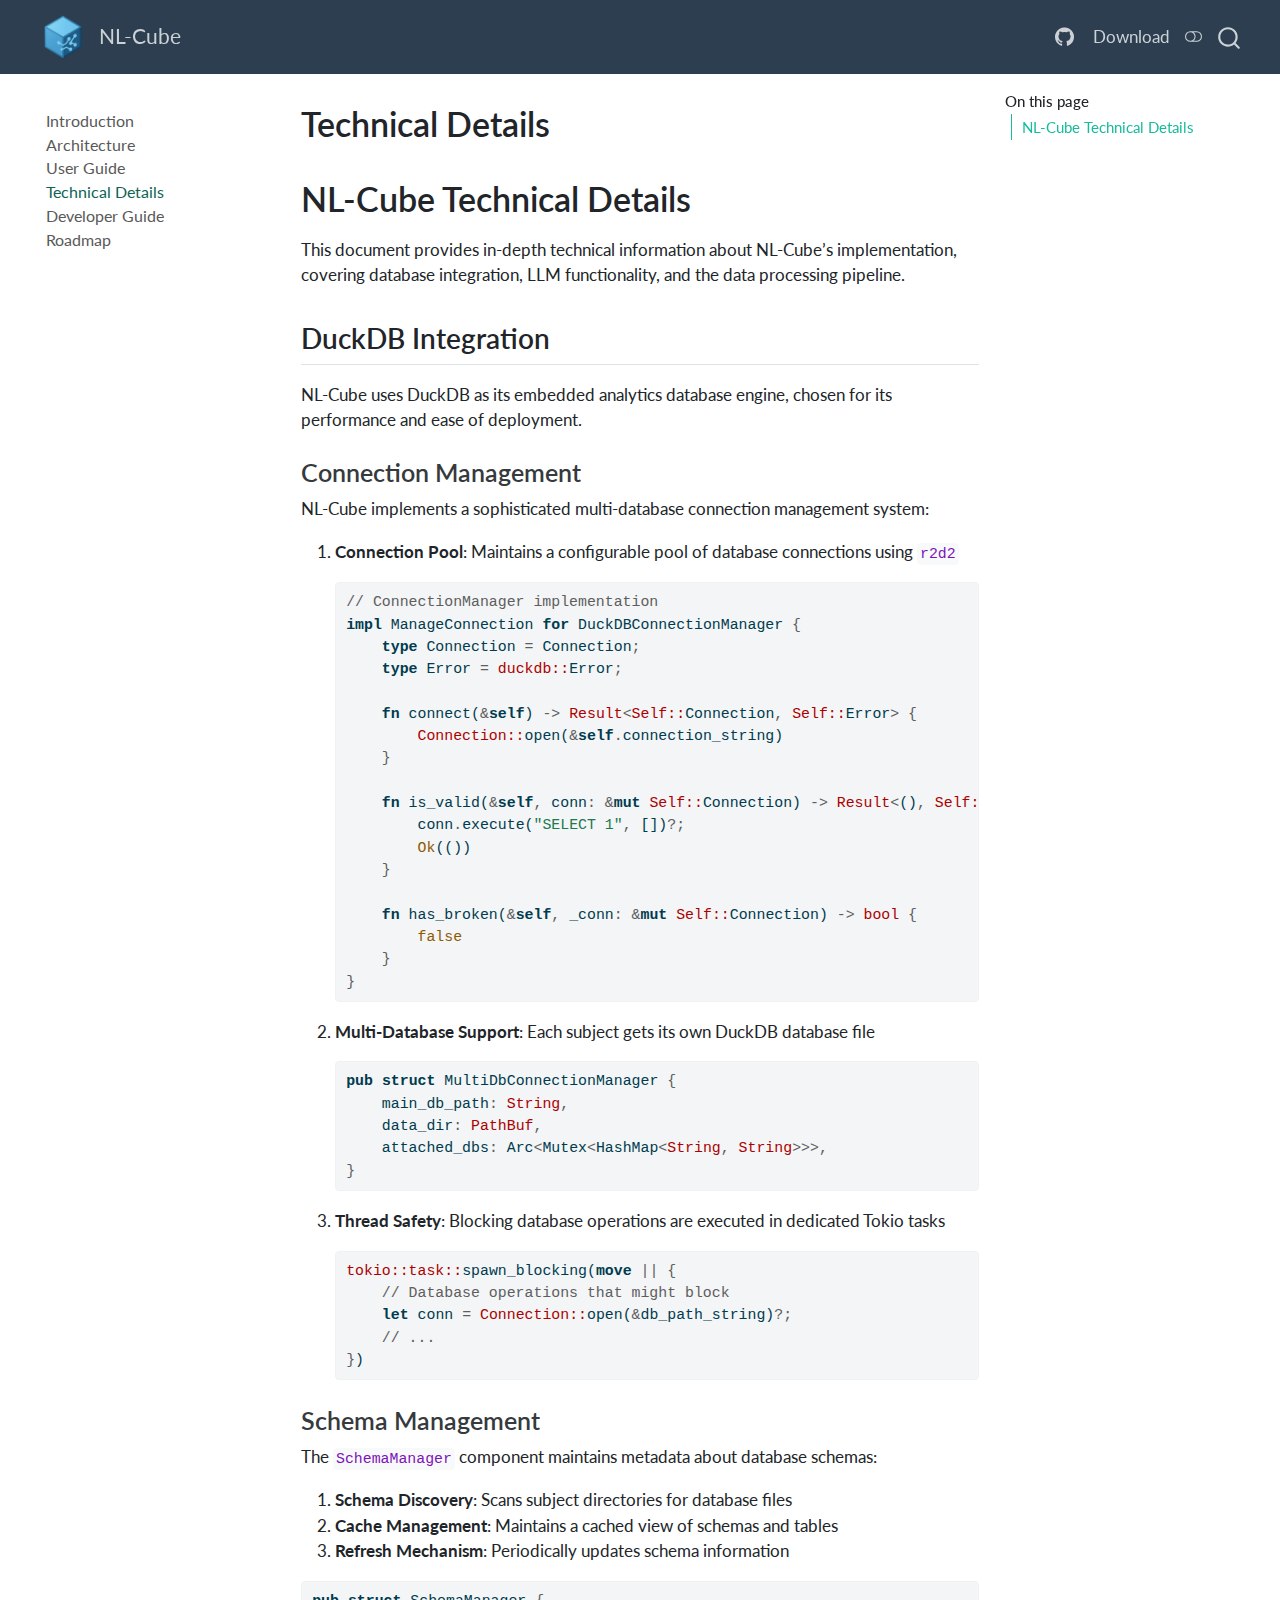
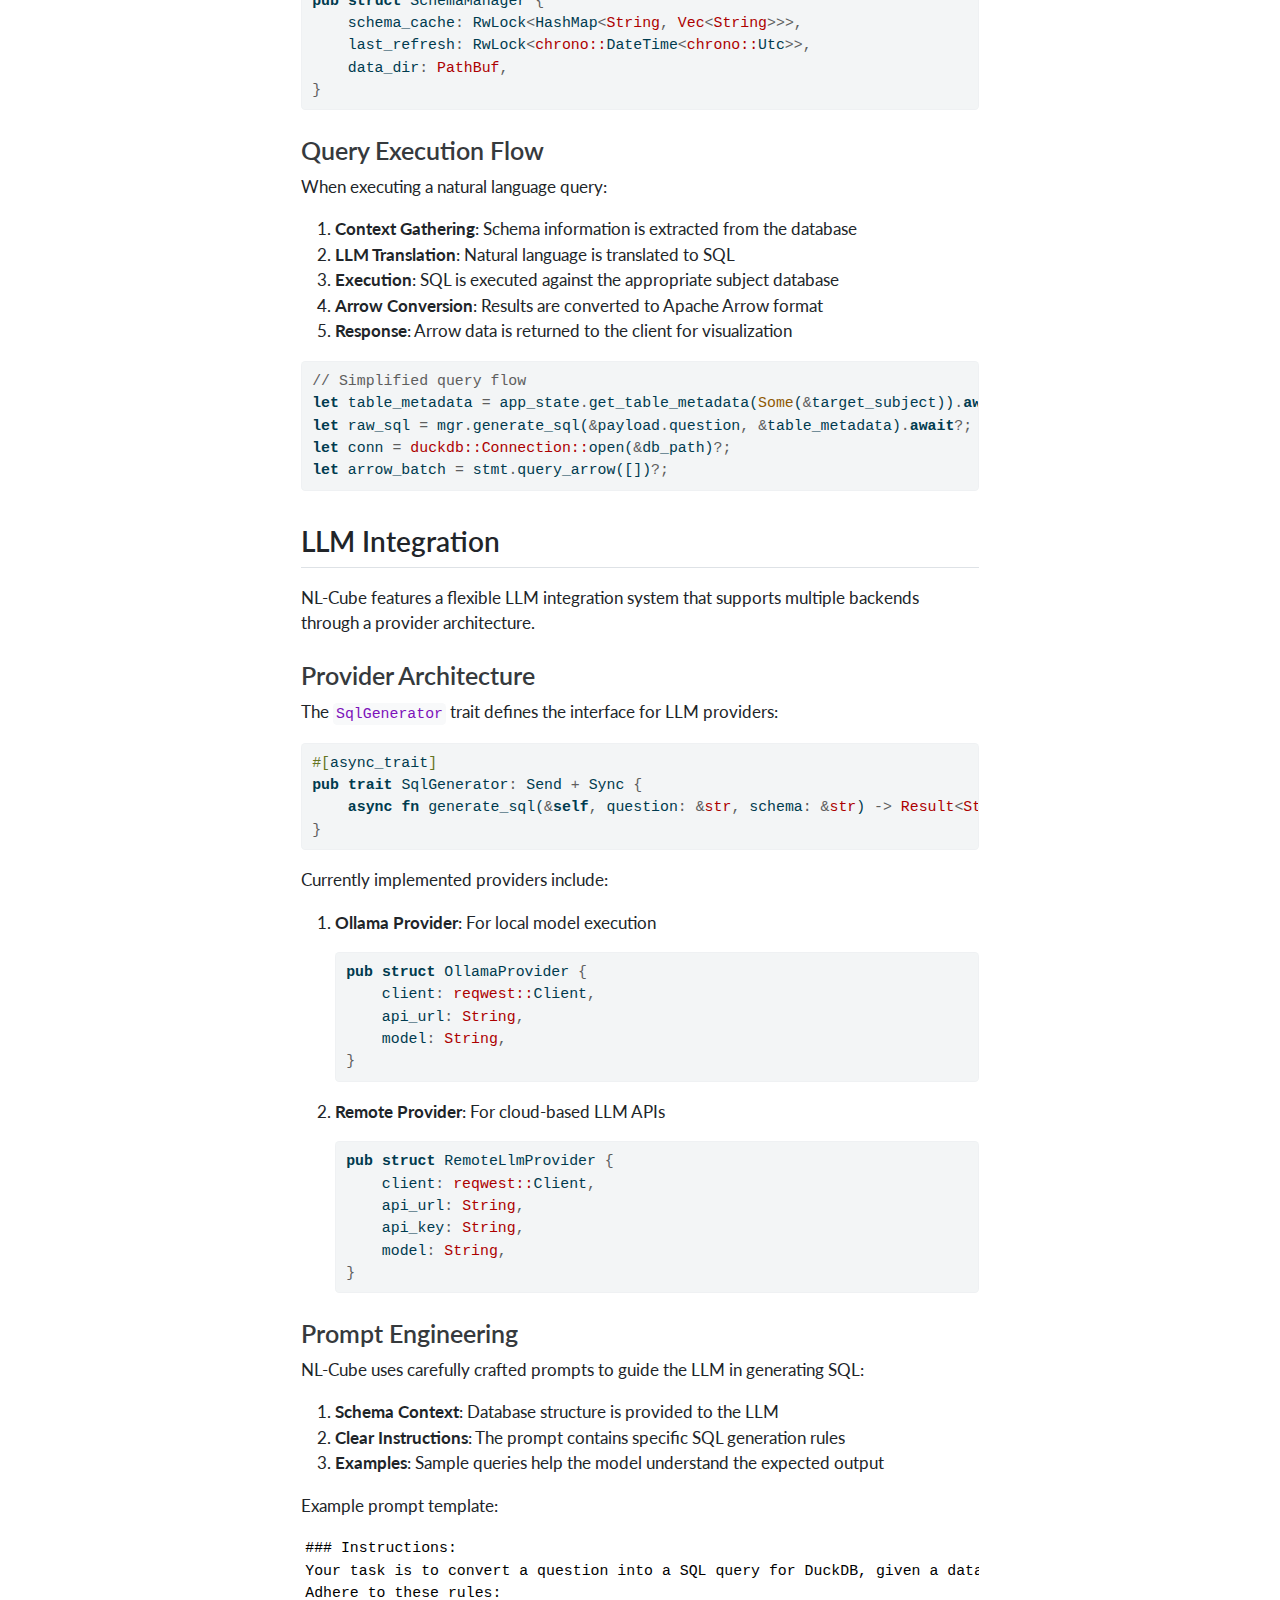
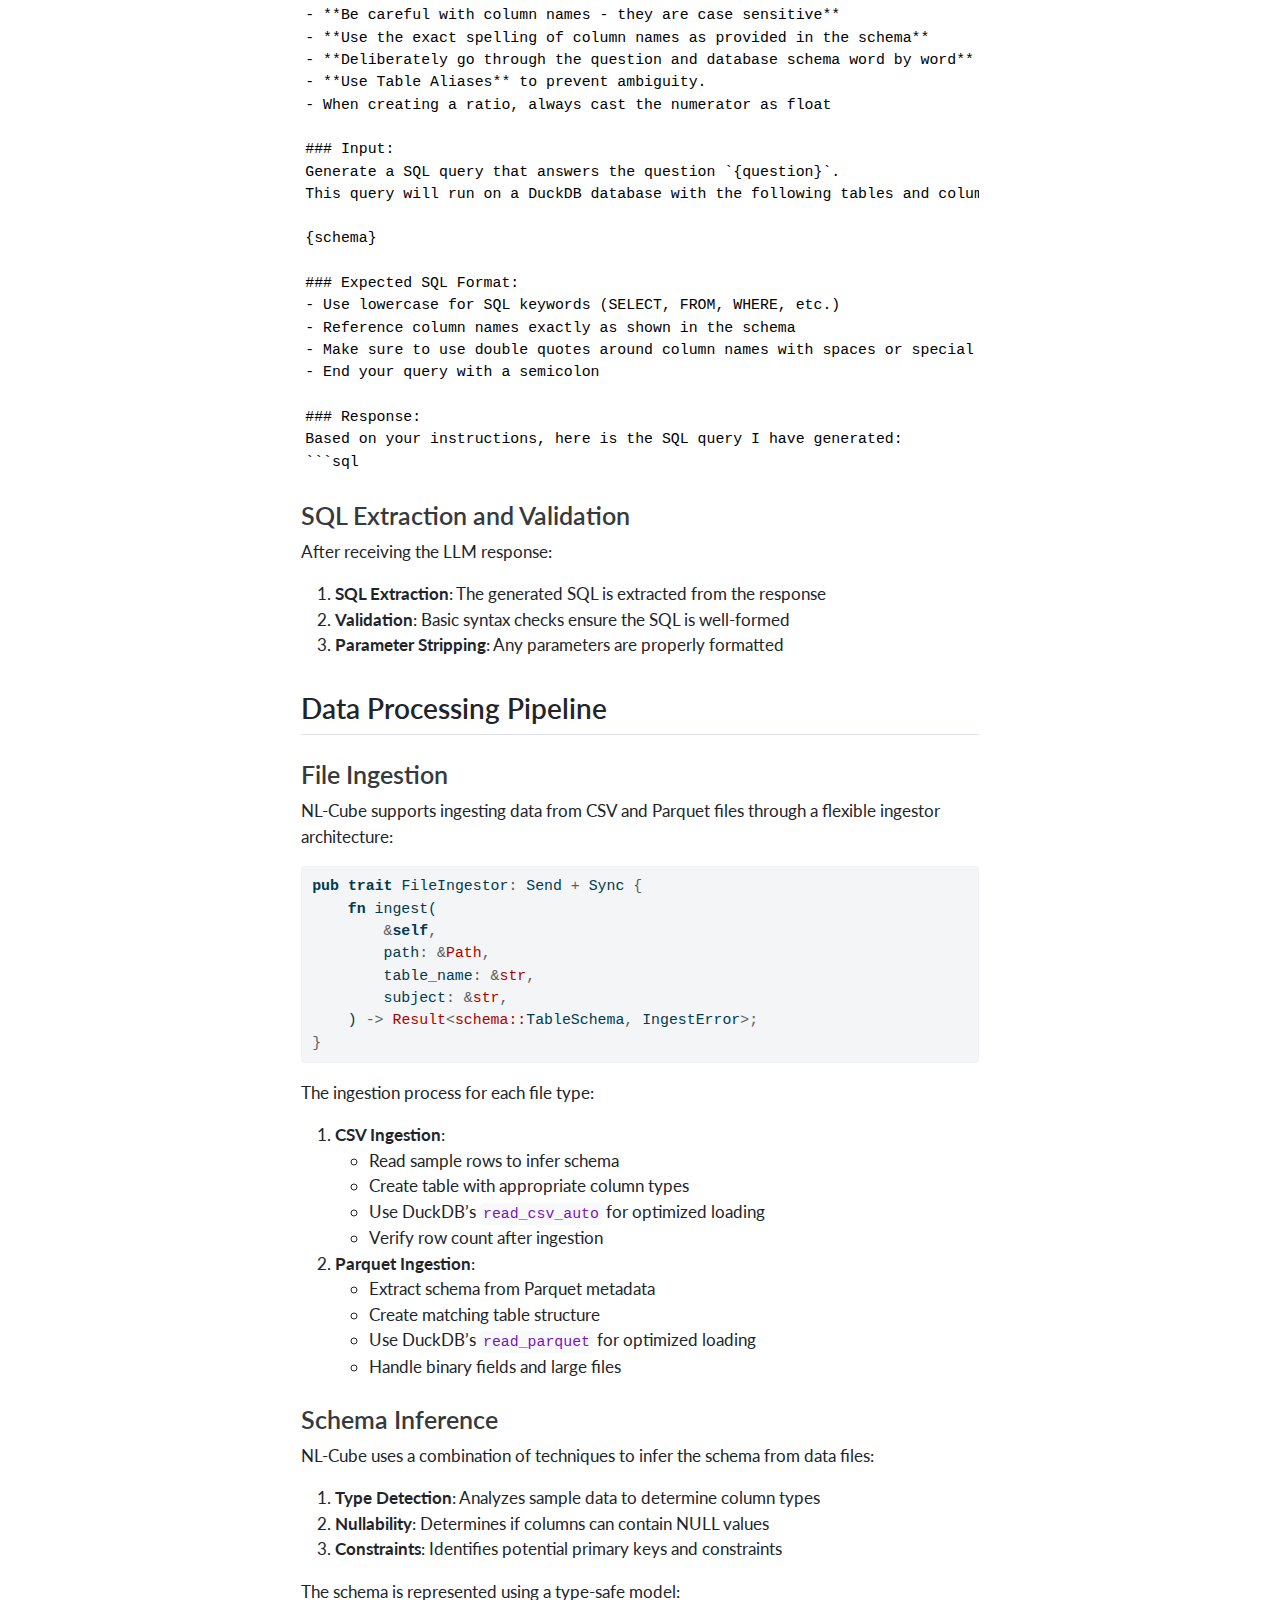
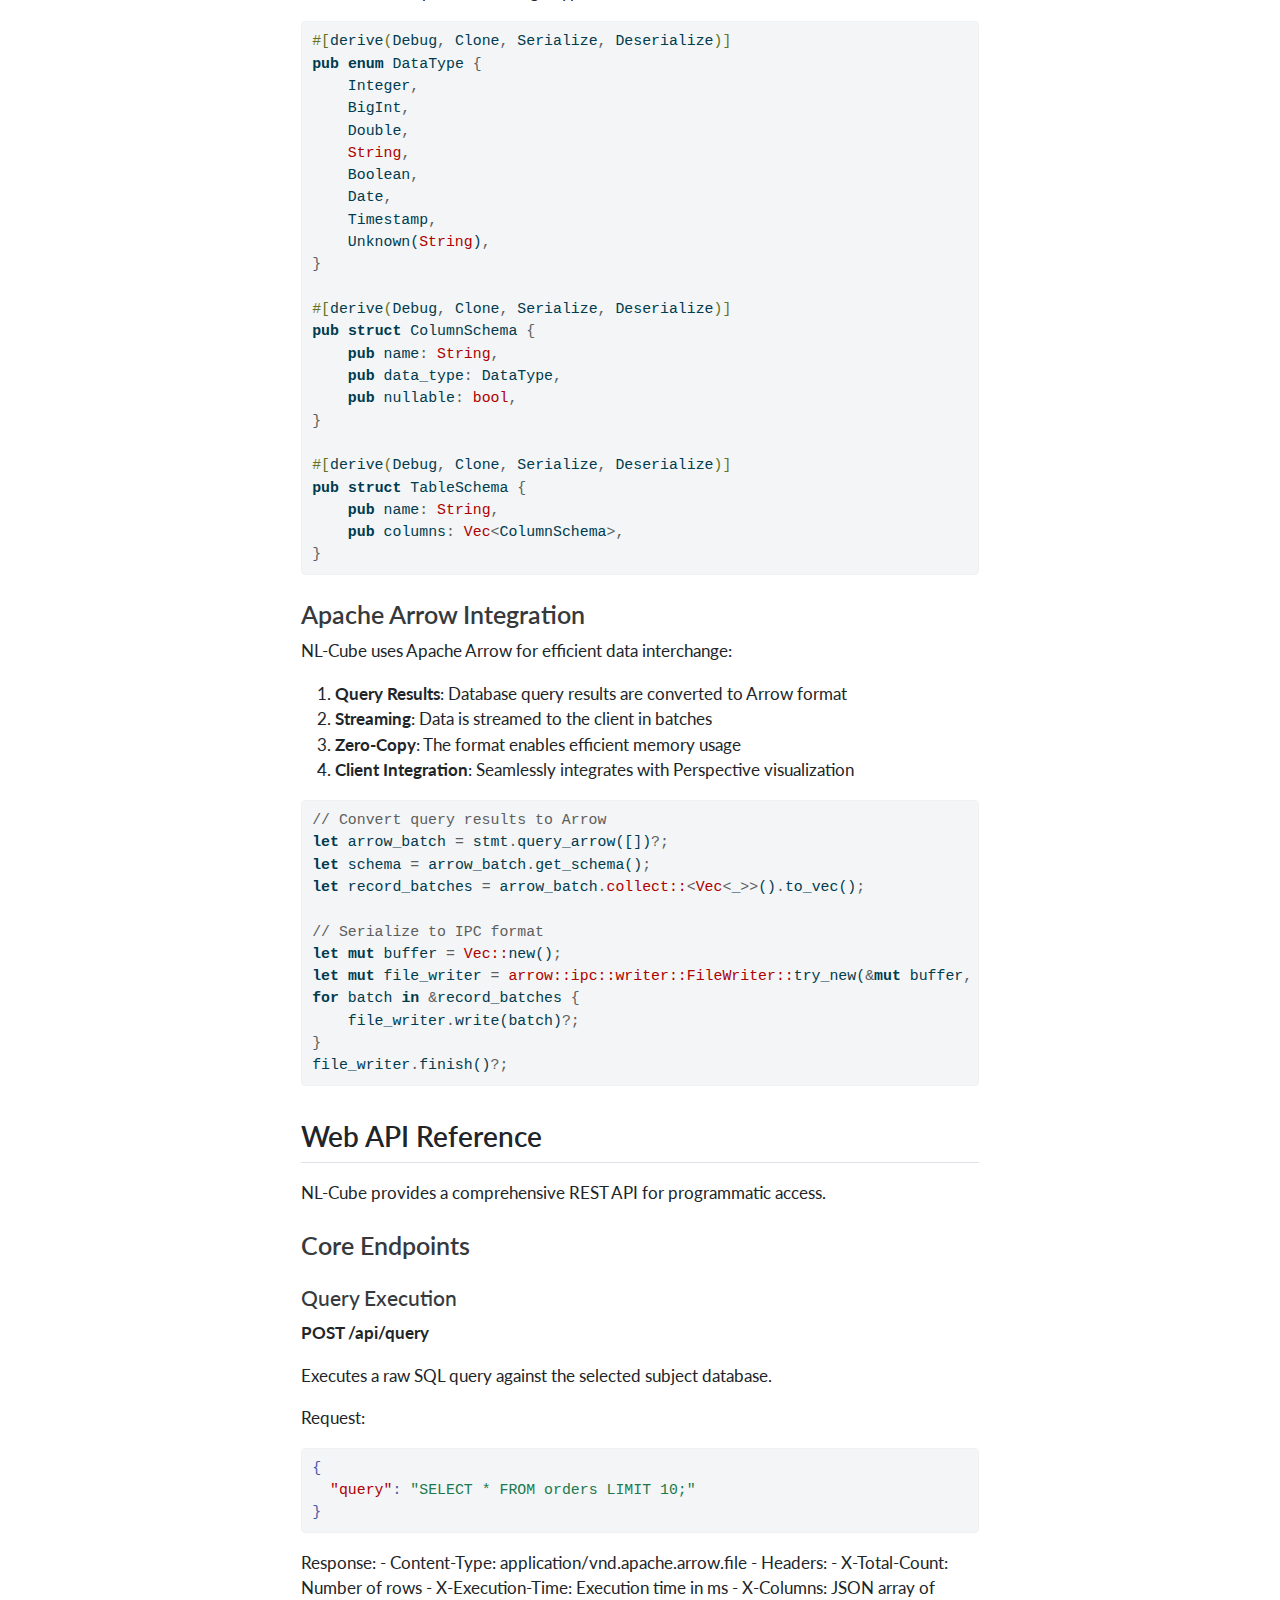
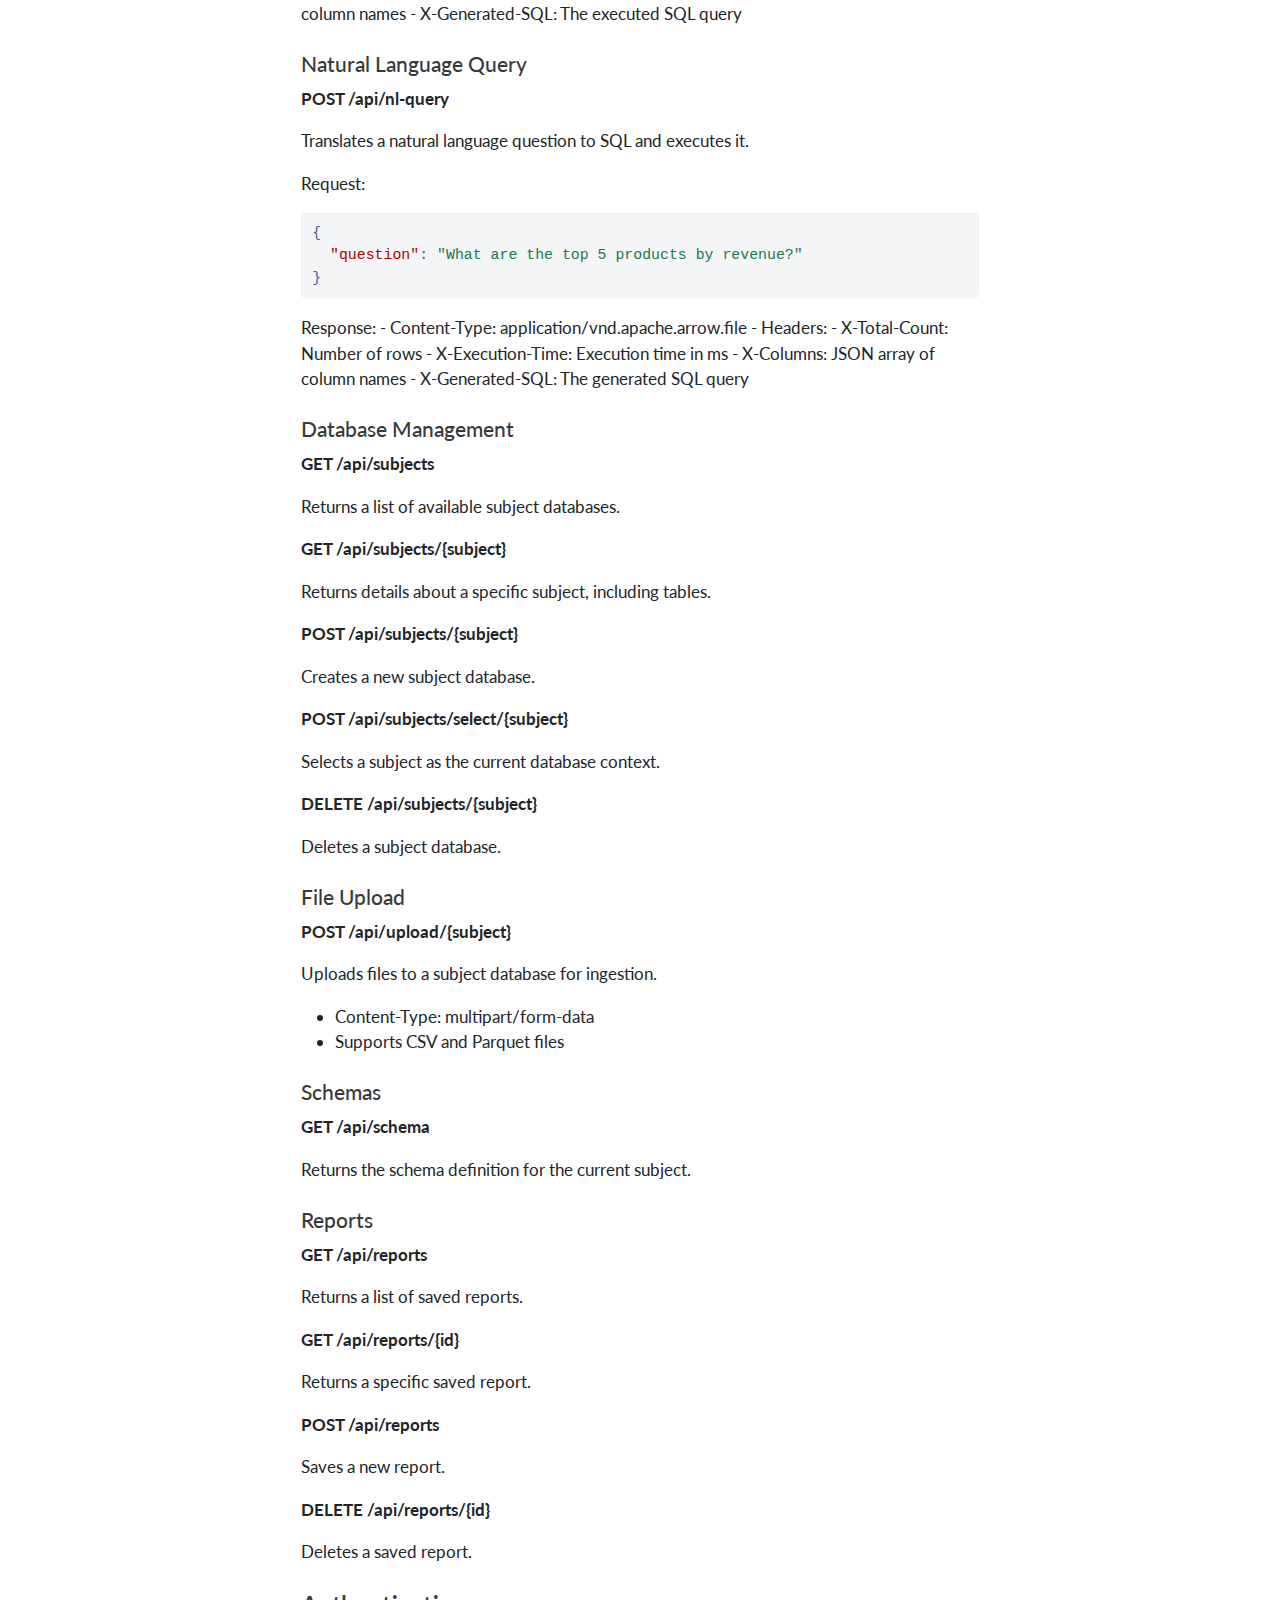
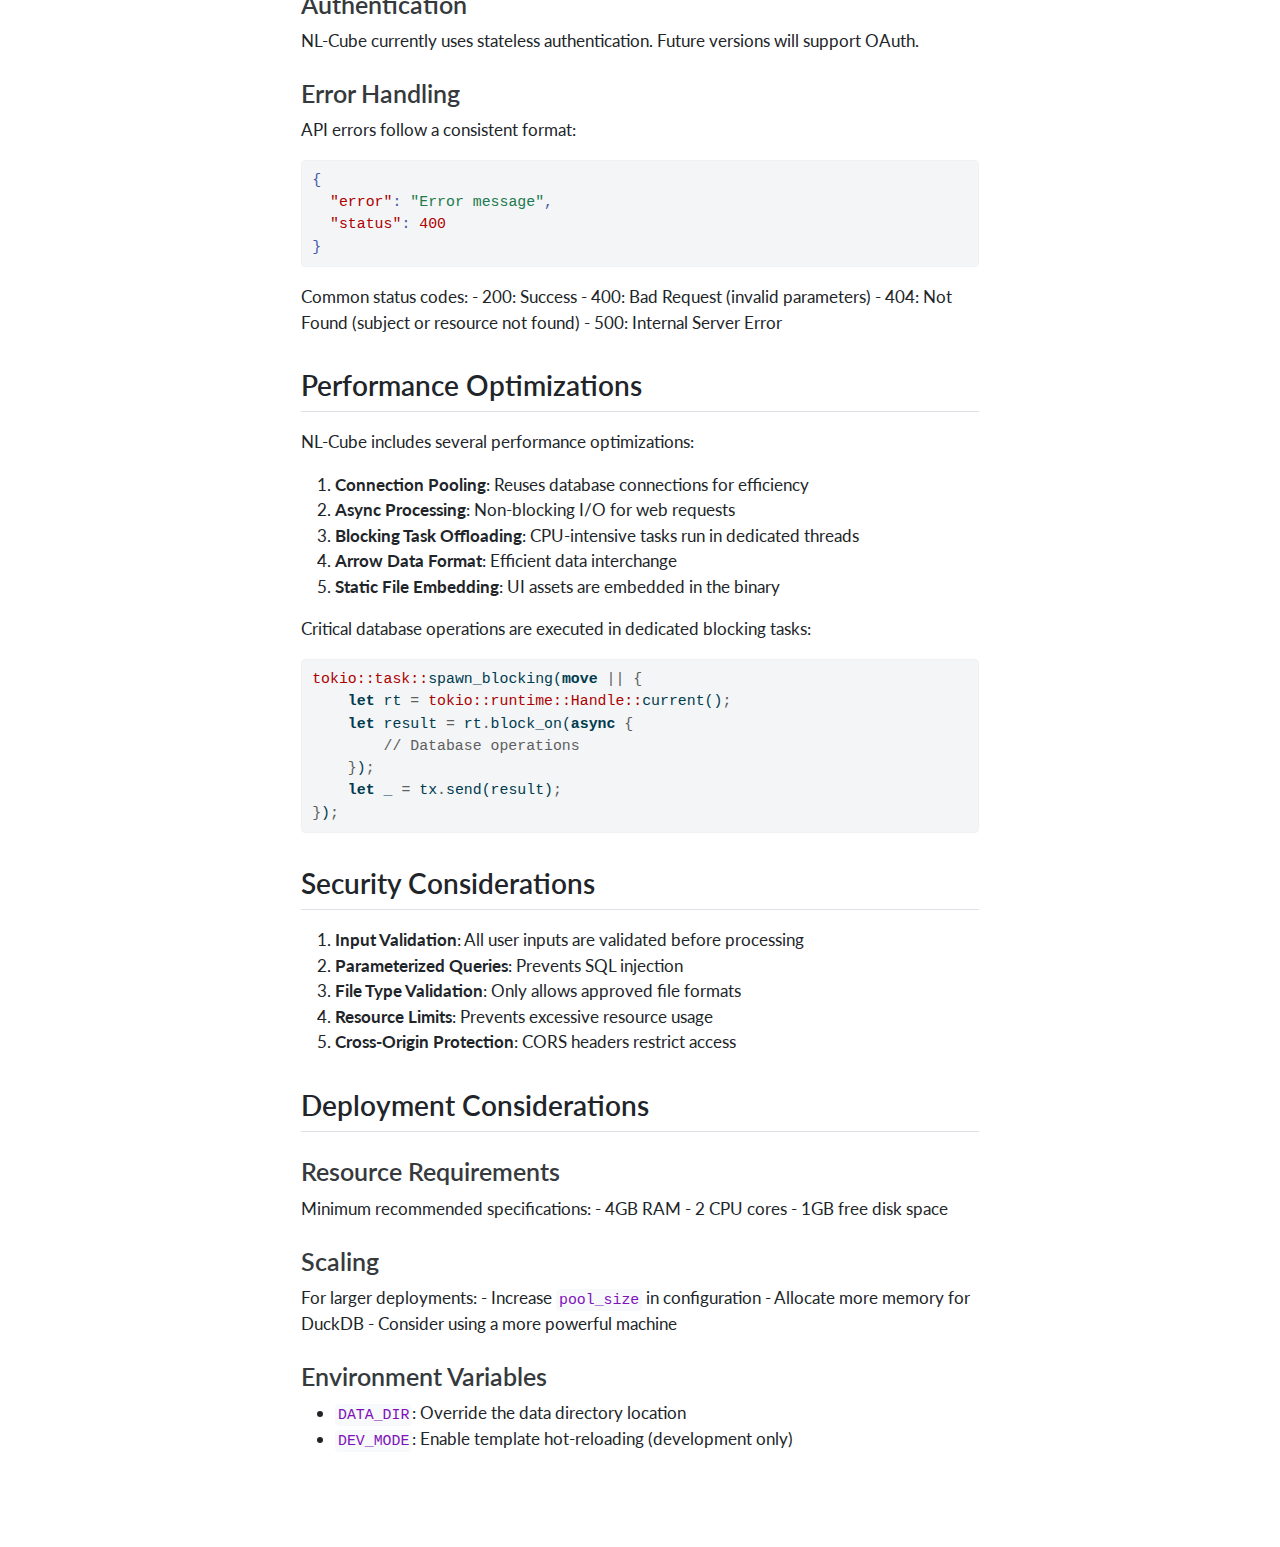
<file: technical_details.html>
<!DOCTYPE html>
<html xmlns="http://www.w3.org/1999/xhtml" lang="en" xml:lang="en"><head>

<meta charset="utf-8">
<meta name="generator" content="quarto-1.7.30">

<meta name="viewport" content="width=device-width, initial-scale=1.0, user-scalable=yes">


<title>Technical Details – NL-Cube</title>
<style>
code{white-space: pre-wrap;}
span.smallcaps{font-variant: small-caps;}
div.columns{display: flex; gap: min(4vw, 1.5em);}
div.column{flex: auto; overflow-x: auto;}
div.hanging-indent{margin-left: 1.5em; text-indent: -1.5em;}
ul.task-list{list-style: none;}
ul.task-list li input[type="checkbox"] {
  width: 0.8em;
  margin: 0 0.8em 0.2em -1em; /* quarto-specific, see https://github.com/quarto-dev/quarto-cli/issues/4556 */ 
  vertical-align: middle;
}
/* CSS for syntax highlighting */
html { -webkit-text-size-adjust: 100%; }
pre > code.sourceCode { white-space: pre; position: relative; }
pre > code.sourceCode > span { display: inline-block; line-height: 1.25; }
pre > code.sourceCode > span:empty { height: 1.2em; }
.sourceCode { overflow: visible; }
code.sourceCode > span { color: inherit; text-decoration: inherit; }
div.sourceCode { margin: 1em 0; }
pre.sourceCode { margin: 0; }
@media screen {
div.sourceCode { overflow: auto; }
}
@media print {
pre > code.sourceCode { white-space: pre-wrap; }
pre > code.sourceCode > span { text-indent: -5em; padding-left: 5em; }
}
pre.numberSource code
  { counter-reset: source-line 0; }
pre.numberSource code > span
  { position: relative; left: -4em; counter-increment: source-line; }
pre.numberSource code > span > a:first-child::before
  { content: counter(source-line);
    position: relative; left: -1em; text-align: right; vertical-align: baseline;
    border: none; display: inline-block;
    -webkit-touch-callout: none; -webkit-user-select: none;
    -khtml-user-select: none; -moz-user-select: none;
    -ms-user-select: none; user-select: none;
    padding: 0 4px; width: 4em;
  }
pre.numberSource { margin-left: 3em;  padding-left: 4px; }
div.sourceCode
  {   }
@media screen {
pre > code.sourceCode > span > a:first-child::before { text-decoration: underline; }
}
</style>


<script src="site_libs/quarto-nav/quarto-nav.js"></script>
<script src="site_libs/quarto-nav/headroom.min.js"></script>
<script src="site_libs/clipboard/clipboard.min.js"></script>
<script src="site_libs/quarto-search/autocomplete.umd.js"></script>
<script src="site_libs/quarto-search/fuse.min.js"></script>
<script src="site_libs/quarto-search/quarto-search.js"></script>
<meta name="quarto:offset" content="./">
<script src="site_libs/quarto-html/quarto.js" type="module"></script>
<script src="site_libs/quarto-html/tabsets/tabsets.js" type="module"></script>
<script src="site_libs/quarto-html/popper.min.js"></script>
<script src="site_libs/quarto-html/tippy.umd.min.js"></script>
<script src="site_libs/quarto-html/anchor.min.js"></script>
<link href="site_libs/quarto-html/tippy.css" rel="stylesheet">
<link href="site_libs/quarto-html/quarto-syntax-highlighting-de070a7b0ab54f8780927367ac907214.css" rel="stylesheet" class="quarto-color-scheme" id="quarto-text-highlighting-styles">
<link href="site_libs/quarto-html/quarto-syntax-highlighting-dark-2b3e328b71be8d25427581baeb23079b.css" rel="stylesheet" class="quarto-color-scheme quarto-color-alternate" id="quarto-text-highlighting-styles">
<link href="site_libs/quarto-html/quarto-syntax-highlighting-de070a7b0ab54f8780927367ac907214.css" rel="stylesheet" class="quarto-color-scheme-extra" id="quarto-text-highlighting-styles">
<script src="site_libs/bootstrap/bootstrap.min.js"></script>
<link href="site_libs/bootstrap/bootstrap-icons.css" rel="stylesheet">
<link href="site_libs/bootstrap/bootstrap-faa2b647def1732f781d0cf047a17803.min.css" rel="stylesheet" append-hash="true" class="quarto-color-scheme" id="quarto-bootstrap" data-mode="light">
<link href="site_libs/bootstrap/bootstrap-dark-1e2008b5319800129ef07735e70dc1d5.min.css" rel="stylesheet" append-hash="true" class="quarto-color-scheme quarto-color-alternate" id="quarto-bootstrap" data-mode="dark">
<link href="site_libs/bootstrap/bootstrap-faa2b647def1732f781d0cf047a17803.min.css" rel="stylesheet" append-hash="true" class="quarto-color-scheme-extra" id="quarto-bootstrap" data-mode="light">
<script id="quarto-search-options" type="application/json">{
  "location": "navbar",
  "copy-button": false,
  "collapse-after": 3,
  "panel-placement": "end",
  "type": "overlay",
  "limit": 50,
  "keyboard-shortcut": [
    "f",
    "/",
    "s"
  ],
  "show-item-context": false,
  "language": {
    "search-no-results-text": "No results",
    "search-matching-documents-text": "matching documents",
    "search-copy-link-title": "Copy link to search",
    "search-hide-matches-text": "Hide additional matches",
    "search-more-match-text": "more match in this document",
    "search-more-matches-text": "more matches in this document",
    "search-clear-button-title": "Clear",
    "search-text-placeholder": "",
    "search-detached-cancel-button-title": "Cancel",
    "search-submit-button-title": "Submit",
    "search-label": "Search"
  }
}</script>


<link rel="stylesheet" href="styles.css">
</head>

<body class="nav-sidebar floating nav-fixed quarto-light"><script id="quarto-html-before-body" type="application/javascript">
    const toggleBodyColorMode = (bsSheetEl) => {
      const mode = bsSheetEl.getAttribute("data-mode");
      const bodyEl = window.document.querySelector("body");
      if (mode === "dark") {
        bodyEl.classList.add("quarto-dark");
        bodyEl.classList.remove("quarto-light");
      } else {
        bodyEl.classList.add("quarto-light");
        bodyEl.classList.remove("quarto-dark");
      }
    }
    const toggleBodyColorPrimary = () => {
      const bsSheetEl = window.document.querySelector("link#quarto-bootstrap:not([rel=disabled-stylesheet])");
      if (bsSheetEl) {
        toggleBodyColorMode(bsSheetEl);
      }
    }
    const setColorSchemeToggle = (alternate) => {
      const toggles = window.document.querySelectorAll('.quarto-color-scheme-toggle');
      for (let i=0; i < toggles.length; i++) {
        const toggle = toggles[i];
        if (toggle) {
          if (alternate) {
            toggle.classList.add("alternate");
          } else {
            toggle.classList.remove("alternate");
          }
        }
      }
    };
    const toggleColorMode = (alternate) => {
      // Switch the stylesheets
      const primaryStylesheets = window.document.querySelectorAll('link.quarto-color-scheme:not(.quarto-color-alternate)');
      const alternateStylesheets = window.document.querySelectorAll('link.quarto-color-scheme.quarto-color-alternate');
      manageTransitions('#quarto-margin-sidebar .nav-link', false);
      if (alternate) {
        // note: dark is layered on light, we don't disable primary!
        enableStylesheet(alternateStylesheets);
        for (const sheetNode of alternateStylesheets) {
          if (sheetNode.id === "quarto-bootstrap") {
            toggleBodyColorMode(sheetNode);
          }
        }
      } else {
        disableStylesheet(alternateStylesheets);
        enableStylesheet(primaryStylesheets)
        toggleBodyColorPrimary();
      }
      manageTransitions('#quarto-margin-sidebar .nav-link', true);
      // Switch the toggles
      setColorSchemeToggle(alternate)
      // Hack to workaround the fact that safari doesn't
      // properly recolor the scrollbar when toggling (#1455)
      if (navigator.userAgent.indexOf('Safari') > 0 && navigator.userAgent.indexOf('Chrome') == -1) {
        manageTransitions("body", false);
        window.scrollTo(0, 1);
        setTimeout(() => {
          window.scrollTo(0, 0);
          manageTransitions("body", true);
        }, 40);
      }
    }
    const disableStylesheet = (stylesheets) => {
      for (let i=0; i < stylesheets.length; i++) {
        const stylesheet = stylesheets[i];
        stylesheet.rel = 'disabled-stylesheet';
      }
    }
    const enableStylesheet = (stylesheets) => {
      for (let i=0; i < stylesheets.length; i++) {
        const stylesheet = stylesheets[i];
        if(stylesheet.rel !== 'stylesheet') { // for Chrome, which will still FOUC without this check
          stylesheet.rel = 'stylesheet';
        }
      }
    }
    const manageTransitions = (selector, allowTransitions) => {
      const els = window.document.querySelectorAll(selector);
      for (let i=0; i < els.length; i++) {
        const el = els[i];
        if (allowTransitions) {
          el.classList.remove('notransition');
        } else {
          el.classList.add('notransition');
        }
      }
    }
    const isFileUrl = () => {
      return window.location.protocol === 'file:';
    }
    const hasAlternateSentinel = () => {
      let styleSentinel = getColorSchemeSentinel();
      if (styleSentinel !== null) {
        return styleSentinel === "alternate";
      } else {
        return false;
      }
    }
    const setStyleSentinel = (alternate) => {
      const value = alternate ? "alternate" : "default";
      if (!isFileUrl()) {
        window.localStorage.setItem("quarto-color-scheme", value);
      } else {
        localAlternateSentinel = value;
      }
    }
    const getColorSchemeSentinel = () => {
      if (!isFileUrl()) {
        const storageValue = window.localStorage.getItem("quarto-color-scheme");
        return storageValue != null ? storageValue : localAlternateSentinel;
      } else {
        return localAlternateSentinel;
      }
    }
    const toggleGiscusIfUsed = (isAlternate, darkModeDefault) => {
      const baseTheme = document.querySelector('#giscus-base-theme')?.value ?? 'light';
      const alternateTheme = document.querySelector('#giscus-alt-theme')?.value ?? 'dark';
      let newTheme = '';
      if(authorPrefersDark) {
        newTheme = isAlternate ? baseTheme : alternateTheme;
      } else {
        newTheme = isAlternate ? alternateTheme : baseTheme;
      }
      const changeGiscusTheme = () => {
        // From: https://github.com/giscus/giscus/issues/336
        const sendMessage = (message) => {
          const iframe = document.querySelector('iframe.giscus-frame');
          if (!iframe) return;
          iframe.contentWindow.postMessage({ giscus: message }, 'https://giscus.app');
        }
        sendMessage({
          setConfig: {
            theme: newTheme
          }
        });
      }
      const isGiscussLoaded = window.document.querySelector('iframe.giscus-frame') !== null;
      if (isGiscussLoaded) {
        changeGiscusTheme();
      }
    };
    const authorPrefersDark = false;
    const darkModeDefault = authorPrefersDark;
      document.querySelector('link#quarto-text-highlighting-styles.quarto-color-scheme-extra').rel = 'disabled-stylesheet';
      document.querySelector('link#quarto-bootstrap.quarto-color-scheme-extra').rel = 'disabled-stylesheet';
    let localAlternateSentinel = darkModeDefault ? 'alternate' : 'default';
    // Dark / light mode switch
    window.quartoToggleColorScheme = () => {
      // Read the current dark / light value
      let toAlternate = !hasAlternateSentinel();
      toggleColorMode(toAlternate);
      setStyleSentinel(toAlternate);
      toggleGiscusIfUsed(toAlternate, darkModeDefault);
      window.dispatchEvent(new Event('resize'));
    };
    // Switch to dark mode if need be
    if (hasAlternateSentinel()) {
      toggleColorMode(true);
    } else {
      toggleColorMode(false);
    }
  </script>

<div id="quarto-search-results"></div>
  <header id="quarto-header" class="headroom fixed-top">
    <nav class="navbar navbar-expand-lg " data-bs-theme="dark">
      <div class="navbar-container container-fluid">
      <div class="navbar-brand-container mx-auto">
    <a href="./index.html" class="navbar-brand navbar-brand-logo">
    <img src="./images/logo.png" alt="" class="navbar-logo">
    </a>
    <a class="navbar-brand" href="./index.html">
    <span class="navbar-title">NL-Cube</span>
    </a>
  </div>
            <div id="quarto-search" class="" title="Search"></div>
          <button class="navbar-toggler" type="button" data-bs-toggle="collapse" data-bs-target="#navbarCollapse" aria-controls="navbarCollapse" role="menu" aria-expanded="false" aria-label="Toggle navigation" onclick="if (window.quartoToggleHeadroom) { window.quartoToggleHeadroom(); }">
  <span class="navbar-toggler-icon"></span>
</button>
          <div class="collapse navbar-collapse" id="navbarCollapse">
            <ul class="navbar-nav navbar-nav-scroll ms-auto">
  <li class="nav-item compact">
    <a class="nav-link" href="https://github.com/joefrost01/nl-cube"> <i class="bi bi-github" role="img">
</i> 
<span class="menu-text"></span></a>
  </li>  
  <li class="nav-item">
    <a class="nav-link" href="https://github.com/joefrost01/nl-cube/releases"> 
<span class="menu-text">Download</span></a>
  </li>  
</ul>
          </div> <!-- /navcollapse -->
            <div class="quarto-navbar-tools">
  <a href="" class="quarto-color-scheme-toggle quarto-navigation-tool  px-1" onclick="window.quartoToggleColorScheme(); return false;" title="Toggle dark mode"><i class="bi"></i></a>
</div>
      </div> <!-- /container-fluid -->
    </nav>
  <nav class="quarto-secondary-nav">
    <div class="container-fluid d-flex">
      <button type="button" class="quarto-btn-toggle btn" data-bs-toggle="collapse" role="button" data-bs-target=".quarto-sidebar-collapse-item" aria-controls="quarto-sidebar" aria-expanded="false" aria-label="Toggle sidebar navigation" onclick="if (window.quartoToggleHeadroom) { window.quartoToggleHeadroom(); }">
        <i class="bi bi-layout-text-sidebar-reverse"></i>
      </button>
        <nav class="quarto-page-breadcrumbs" aria-label="breadcrumb"><ol class="breadcrumb"><li class="breadcrumb-item"><a href="./technical_details.html">Technical Details</a></li></ol></nav>
        <a class="flex-grow-1" role="navigation" data-bs-toggle="collapse" data-bs-target=".quarto-sidebar-collapse-item" aria-controls="quarto-sidebar" aria-expanded="false" aria-label="Toggle sidebar navigation" onclick="if (window.quartoToggleHeadroom) { window.quartoToggleHeadroom(); }">      
        </a>
    </div>
  </nav>
</header>
<!-- content -->
<div id="quarto-content" class="quarto-container page-columns page-rows-contents page-layout-article page-navbar">
<!-- sidebar -->
  <nav id="quarto-sidebar" class="sidebar collapse collapse-horizontal quarto-sidebar-collapse-item sidebar-navigation floating overflow-auto">
    <div class="sidebar-menu-container"> 
    <ul class="list-unstyled mt-1">
        <li class="sidebar-item">
  <div class="sidebar-item-container"> 
  <a href="./index.html" class="sidebar-item-text sidebar-link">
 <span class="menu-text">Introduction</span></a>
  </div>
</li>
        <li class="sidebar-item">
  <div class="sidebar-item-container"> 
  <a href="./architecture.html" class="sidebar-item-text sidebar-link">
 <span class="menu-text">Architecture</span></a>
  </div>
</li>
        <li class="sidebar-item">
  <div class="sidebar-item-container"> 
  <a href="./user_guide.html" class="sidebar-item-text sidebar-link">
 <span class="menu-text">User Guide</span></a>
  </div>
</li>
        <li class="sidebar-item">
  <div class="sidebar-item-container"> 
  <a href="./technical_details.html" class="sidebar-item-text sidebar-link active">
 <span class="menu-text">Technical Details</span></a>
  </div>
</li>
        <li class="sidebar-item">
  <div class="sidebar-item-container"> 
  <a href="./developer_guide.html" class="sidebar-item-text sidebar-link">
 <span class="menu-text">Developer Guide</span></a>
  </div>
</li>
        <li class="sidebar-item">
  <div class="sidebar-item-container"> 
  <a href="./roadmap.html" class="sidebar-item-text sidebar-link">
 <span class="menu-text">Roadmap</span></a>
  </div>
</li>
    </ul>
    </div>
</nav>
<div id="quarto-sidebar-glass" class="quarto-sidebar-collapse-item" data-bs-toggle="collapse" data-bs-target=".quarto-sidebar-collapse-item"></div>
<!-- margin-sidebar -->
    <div id="quarto-margin-sidebar" class="sidebar margin-sidebar">
        <nav id="TOC" role="doc-toc" class="toc-active">
    <h2 id="toc-title">On this page</h2>
   
  <ul>
  <li><a href="#nl-cube-technical-details" id="toc-nl-cube-technical-details" class="nav-link active" data-scroll-target="#nl-cube-technical-details">NL-Cube Technical Details</a>
  <ul class="collapse">
  <li><a href="#duckdb-integration" id="toc-duckdb-integration" class="nav-link" data-scroll-target="#duckdb-integration">DuckDB Integration</a>
  <ul class="collapse">
  <li><a href="#connection-management" id="toc-connection-management" class="nav-link" data-scroll-target="#connection-management">Connection Management</a></li>
  <li><a href="#schema-management" id="toc-schema-management" class="nav-link" data-scroll-target="#schema-management">Schema Management</a></li>
  <li><a href="#query-execution-flow" id="toc-query-execution-flow" class="nav-link" data-scroll-target="#query-execution-flow">Query Execution Flow</a></li>
  </ul></li>
  <li><a href="#llm-integration" id="toc-llm-integration" class="nav-link" data-scroll-target="#llm-integration">LLM Integration</a>
  <ul class="collapse">
  <li><a href="#provider-architecture" id="toc-provider-architecture" class="nav-link" data-scroll-target="#provider-architecture">Provider Architecture</a></li>
  <li><a href="#prompt-engineering" id="toc-prompt-engineering" class="nav-link" data-scroll-target="#prompt-engineering">Prompt Engineering</a></li>
  <li><a href="#sql-extraction-and-validation" id="toc-sql-extraction-and-validation" class="nav-link" data-scroll-target="#sql-extraction-and-validation">SQL Extraction and Validation</a></li>
  </ul></li>
  <li><a href="#data-processing-pipeline" id="toc-data-processing-pipeline" class="nav-link" data-scroll-target="#data-processing-pipeline">Data Processing Pipeline</a>
  <ul class="collapse">
  <li><a href="#file-ingestion" id="toc-file-ingestion" class="nav-link" data-scroll-target="#file-ingestion">File Ingestion</a></li>
  <li><a href="#schema-inference" id="toc-schema-inference" class="nav-link" data-scroll-target="#schema-inference">Schema Inference</a></li>
  <li><a href="#apache-arrow-integration" id="toc-apache-arrow-integration" class="nav-link" data-scroll-target="#apache-arrow-integration">Apache Arrow Integration</a></li>
  </ul></li>
  <li><a href="#web-api-reference" id="toc-web-api-reference" class="nav-link" data-scroll-target="#web-api-reference">Web API Reference</a>
  <ul class="collapse">
  <li><a href="#core-endpoints" id="toc-core-endpoints" class="nav-link" data-scroll-target="#core-endpoints">Core Endpoints</a></li>
  <li><a href="#authentication" id="toc-authentication" class="nav-link" data-scroll-target="#authentication">Authentication</a></li>
  <li><a href="#error-handling" id="toc-error-handling" class="nav-link" data-scroll-target="#error-handling">Error Handling</a></li>
  </ul></li>
  <li><a href="#performance-optimizations" id="toc-performance-optimizations" class="nav-link" data-scroll-target="#performance-optimizations">Performance Optimizations</a></li>
  <li><a href="#security-considerations" id="toc-security-considerations" class="nav-link" data-scroll-target="#security-considerations">Security Considerations</a></li>
  <li><a href="#deployment-considerations" id="toc-deployment-considerations" class="nav-link" data-scroll-target="#deployment-considerations">Deployment Considerations</a>
  <ul class="collapse">
  <li><a href="#resource-requirements" id="toc-resource-requirements" class="nav-link" data-scroll-target="#resource-requirements">Resource Requirements</a></li>
  <li><a href="#scaling" id="toc-scaling" class="nav-link" data-scroll-target="#scaling">Scaling</a></li>
  <li><a href="#environment-variables" id="toc-environment-variables" class="nav-link" data-scroll-target="#environment-variables">Environment Variables</a></li>
  </ul></li>
  </ul></li>
  </ul>
</nav>
    </div>
<!-- main -->
<main class="content" id="quarto-document-content">


<header id="title-block-header" class="quarto-title-block default">
<div class="quarto-title">
<h1 class="title">Technical Details</h1>
</div>



<div class="quarto-title-meta">

    
  
    
  </div>
  


</header>


<section id="nl-cube-technical-details" class="level1">
<h1>NL-Cube Technical Details</h1>
<p>This document provides in-depth technical information about NL-Cube’s implementation, covering database integration, LLM functionality, and the data processing pipeline.</p>
<section id="duckdb-integration" class="level2">
<h2 class="anchored" data-anchor-id="duckdb-integration">DuckDB Integration</h2>
<p>NL-Cube uses DuckDB as its embedded analytics database engine, chosen for its performance and ease of deployment.</p>
<section id="connection-management" class="level3">
<h3 class="anchored" data-anchor-id="connection-management">Connection Management</h3>
<p>NL-Cube implements a sophisticated multi-database connection management system:</p>
<ol type="1">
<li><p><strong>Connection Pool</strong>: Maintains a configurable pool of database connections using <code>r2d2</code></p>
<div class="sourceCode" id="cb1"><pre class="sourceCode rust code-with-copy"><code class="sourceCode rust"><span id="cb1-1"><a href="#cb1-1" aria-hidden="true" tabindex="-1"></a><span class="co">// ConnectionManager implementation</span></span>
<span id="cb1-2"><a href="#cb1-2" aria-hidden="true" tabindex="-1"></a><span class="kw">impl</span> ManageConnection <span class="cf">for</span> DuckDBConnectionManager <span class="op">{</span></span>
<span id="cb1-3"><a href="#cb1-3" aria-hidden="true" tabindex="-1"></a>    <span class="kw">type</span> Connection <span class="op">=</span> Connection<span class="op">;</span></span>
<span id="cb1-4"><a href="#cb1-4" aria-hidden="true" tabindex="-1"></a>    <span class="kw">type</span> Error <span class="op">=</span> <span class="pp">duckdb::</span><span class="bu">Error</span><span class="op">;</span></span>
<span id="cb1-5"><a href="#cb1-5" aria-hidden="true" tabindex="-1"></a></span>
<span id="cb1-6"><a href="#cb1-6" aria-hidden="true" tabindex="-1"></a>    <span class="kw">fn</span> connect(<span class="op">&amp;</span><span class="kw">self</span>) <span class="op">-&gt;</span> <span class="dt">Result</span><span class="op">&lt;</span><span class="dt">Self</span><span class="pp">::</span>Connection<span class="op">,</span> <span class="dt">Self</span><span class="pp">::</span><span class="bu">Error</span><span class="op">&gt;</span> <span class="op">{</span></span>
<span id="cb1-7"><a href="#cb1-7" aria-hidden="true" tabindex="-1"></a>        <span class="pp">Connection::</span>open(<span class="op">&amp;</span><span class="kw">self</span><span class="op">.</span>connection_string)</span>
<span id="cb1-8"><a href="#cb1-8" aria-hidden="true" tabindex="-1"></a>    <span class="op">}</span></span>
<span id="cb1-9"><a href="#cb1-9" aria-hidden="true" tabindex="-1"></a></span>
<span id="cb1-10"><a href="#cb1-10" aria-hidden="true" tabindex="-1"></a>    <span class="kw">fn</span> is_valid(<span class="op">&amp;</span><span class="kw">self</span><span class="op">,</span> conn<span class="op">:</span> <span class="op">&amp;</span><span class="kw">mut</span> <span class="dt">Self</span><span class="pp">::</span>Connection) <span class="op">-&gt;</span> <span class="dt">Result</span><span class="op">&lt;</span>()<span class="op">,</span> <span class="dt">Self</span><span class="pp">::</span><span class="bu">Error</span><span class="op">&gt;</span> <span class="op">{</span></span>
<span id="cb1-11"><a href="#cb1-11" aria-hidden="true" tabindex="-1"></a>        conn<span class="op">.</span>execute(<span class="st">"SELECT 1"</span><span class="op">,</span> [])<span class="op">?;</span></span>
<span id="cb1-12"><a href="#cb1-12" aria-hidden="true" tabindex="-1"></a>        <span class="cn">Ok</span>(())</span>
<span id="cb1-13"><a href="#cb1-13" aria-hidden="true" tabindex="-1"></a>    <span class="op">}</span></span>
<span id="cb1-14"><a href="#cb1-14" aria-hidden="true" tabindex="-1"></a></span>
<span id="cb1-15"><a href="#cb1-15" aria-hidden="true" tabindex="-1"></a>    <span class="kw">fn</span> has_broken(<span class="op">&amp;</span><span class="kw">self</span><span class="op">,</span> _conn<span class="op">:</span> <span class="op">&amp;</span><span class="kw">mut</span> <span class="dt">Self</span><span class="pp">::</span>Connection) <span class="op">-&gt;</span> <span class="dt">bool</span> <span class="op">{</span></span>
<span id="cb1-16"><a href="#cb1-16" aria-hidden="true" tabindex="-1"></a>        <span class="cn">false</span></span>
<span id="cb1-17"><a href="#cb1-17" aria-hidden="true" tabindex="-1"></a>    <span class="op">}</span></span>
<span id="cb1-18"><a href="#cb1-18" aria-hidden="true" tabindex="-1"></a><span class="op">}</span></span></code><button title="Copy to Clipboard" class="code-copy-button"><i class="bi"></i></button></pre></div></li>
<li><p><strong>Multi-Database Support</strong>: Each subject gets its own DuckDB database file</p>
<div class="sourceCode" id="cb2"><pre class="sourceCode rust code-with-copy"><code class="sourceCode rust"><span id="cb2-1"><a href="#cb2-1" aria-hidden="true" tabindex="-1"></a><span class="kw">pub</span> <span class="kw">struct</span> MultiDbConnectionManager <span class="op">{</span></span>
<span id="cb2-2"><a href="#cb2-2" aria-hidden="true" tabindex="-1"></a>    main_db_path<span class="op">:</span> <span class="dt">String</span><span class="op">,</span></span>
<span id="cb2-3"><a href="#cb2-3" aria-hidden="true" tabindex="-1"></a>    data_dir<span class="op">:</span> <span class="dt">PathBuf</span><span class="op">,</span></span>
<span id="cb2-4"><a href="#cb2-4" aria-hidden="true" tabindex="-1"></a>    attached_dbs<span class="op">:</span> Arc<span class="op">&lt;</span>Mutex<span class="op">&lt;</span>HashMap<span class="op">&lt;</span><span class="dt">String</span><span class="op">,</span> <span class="dt">String</span><span class="op">&gt;&gt;&gt;,</span></span>
<span id="cb2-5"><a href="#cb2-5" aria-hidden="true" tabindex="-1"></a><span class="op">}</span></span></code><button title="Copy to Clipboard" class="code-copy-button"><i class="bi"></i></button></pre></div></li>
<li><p><strong>Thread Safety</strong>: Blocking database operations are executed in dedicated Tokio tasks</p>
<div class="sourceCode" id="cb3"><pre class="sourceCode rust code-with-copy"><code class="sourceCode rust"><span id="cb3-1"><a href="#cb3-1" aria-hidden="true" tabindex="-1"></a><span class="pp">tokio::task::</span>spawn_blocking(<span class="kw">move</span> <span class="op">||</span> <span class="op">{</span></span>
<span id="cb3-2"><a href="#cb3-2" aria-hidden="true" tabindex="-1"></a>    <span class="co">// Database operations that might block</span></span>
<span id="cb3-3"><a href="#cb3-3" aria-hidden="true" tabindex="-1"></a>    <span class="kw">let</span> conn <span class="op">=</span> <span class="pp">Connection::</span>open(<span class="op">&amp;</span>db_path_string)<span class="op">?;</span></span>
<span id="cb3-4"><a href="#cb3-4" aria-hidden="true" tabindex="-1"></a>    <span class="co">// ...</span></span>
<span id="cb3-5"><a href="#cb3-5" aria-hidden="true" tabindex="-1"></a><span class="op">}</span>)</span></code><button title="Copy to Clipboard" class="code-copy-button"><i class="bi"></i></button></pre></div></li>
</ol>
</section>
<section id="schema-management" class="level3">
<h3 class="anchored" data-anchor-id="schema-management">Schema Management</h3>
<p>The <code>SchemaManager</code> component maintains metadata about database schemas:</p>
<ol type="1">
<li><strong>Schema Discovery</strong>: Scans subject directories for database files</li>
<li><strong>Cache Management</strong>: Maintains a cached view of schemas and tables</li>
<li><strong>Refresh Mechanism</strong>: Periodically updates schema information</li>
</ol>
<div class="sourceCode" id="cb4"><pre class="sourceCode rust code-with-copy"><code class="sourceCode rust"><span id="cb4-1"><a href="#cb4-1" aria-hidden="true" tabindex="-1"></a><span class="kw">pub</span> <span class="kw">struct</span> SchemaManager <span class="op">{</span></span>
<span id="cb4-2"><a href="#cb4-2" aria-hidden="true" tabindex="-1"></a>    schema_cache<span class="op">:</span> RwLock<span class="op">&lt;</span>HashMap<span class="op">&lt;</span><span class="dt">String</span><span class="op">,</span> <span class="dt">Vec</span><span class="op">&lt;</span><span class="dt">String</span><span class="op">&gt;&gt;&gt;,</span></span>
<span id="cb4-3"><a href="#cb4-3" aria-hidden="true" tabindex="-1"></a>    last_refresh<span class="op">:</span> RwLock<span class="op">&lt;</span><span class="pp">chrono::</span>DateTime<span class="op">&lt;</span><span class="pp">chrono::</span>Utc<span class="op">&gt;&gt;,</span></span>
<span id="cb4-4"><a href="#cb4-4" aria-hidden="true" tabindex="-1"></a>    data_dir<span class="op">:</span> <span class="dt">PathBuf</span><span class="op">,</span></span>
<span id="cb4-5"><a href="#cb4-5" aria-hidden="true" tabindex="-1"></a><span class="op">}</span></span></code><button title="Copy to Clipboard" class="code-copy-button"><i class="bi"></i></button></pre></div>
</section>
<section id="query-execution-flow" class="level3">
<h3 class="anchored" data-anchor-id="query-execution-flow">Query Execution Flow</h3>
<p>When executing a natural language query:</p>
<ol type="1">
<li><strong>Context Gathering</strong>: Schema information is extracted from the database</li>
<li><strong>LLM Translation</strong>: Natural language is translated to SQL</li>
<li><strong>Execution</strong>: SQL is executed against the appropriate subject database</li>
<li><strong>Arrow Conversion</strong>: Results are converted to Apache Arrow format</li>
<li><strong>Response</strong>: Arrow data is returned to the client for visualization</li>
</ol>
<div class="sourceCode" id="cb5"><pre class="sourceCode rust code-with-copy"><code class="sourceCode rust"><span id="cb5-1"><a href="#cb5-1" aria-hidden="true" tabindex="-1"></a><span class="co">// Simplified query flow</span></span>
<span id="cb5-2"><a href="#cb5-2" aria-hidden="true" tabindex="-1"></a><span class="kw">let</span> table_metadata <span class="op">=</span> app_state<span class="op">.</span>get_table_metadata(<span class="cn">Some</span>(<span class="op">&amp;</span>target_subject))<span class="op">.</span><span class="kw">await</span><span class="op">?;</span></span>
<span id="cb5-3"><a href="#cb5-3" aria-hidden="true" tabindex="-1"></a><span class="kw">let</span> raw_sql <span class="op">=</span> mgr<span class="op">.</span>generate_sql(<span class="op">&amp;</span>payload<span class="op">.</span>question<span class="op">,</span> <span class="op">&amp;</span>table_metadata)<span class="op">.</span><span class="kw">await</span><span class="op">?;</span></span>
<span id="cb5-4"><a href="#cb5-4" aria-hidden="true" tabindex="-1"></a><span class="kw">let</span> conn <span class="op">=</span> <span class="pp">duckdb::Connection::</span>open(<span class="op">&amp;</span>db_path)<span class="op">?;</span></span>
<span id="cb5-5"><a href="#cb5-5" aria-hidden="true" tabindex="-1"></a><span class="kw">let</span> arrow_batch <span class="op">=</span> stmt<span class="op">.</span>query_arrow([])<span class="op">?;</span></span></code><button title="Copy to Clipboard" class="code-copy-button"><i class="bi"></i></button></pre></div>
</section>
</section>
<section id="llm-integration" class="level2">
<h2 class="anchored" data-anchor-id="llm-integration">LLM Integration</h2>
<p>NL-Cube features a flexible LLM integration system that supports multiple backends through a provider architecture.</p>
<section id="provider-architecture" class="level3">
<h3 class="anchored" data-anchor-id="provider-architecture">Provider Architecture</h3>
<p>The <code>SqlGenerator</code> trait defines the interface for LLM providers:</p>
<div class="sourceCode" id="cb6"><pre class="sourceCode rust code-with-copy"><code class="sourceCode rust"><span id="cb6-1"><a href="#cb6-1" aria-hidden="true" tabindex="-1"></a><span class="at">#[</span>async_trait<span class="at">]</span></span>
<span id="cb6-2"><a href="#cb6-2" aria-hidden="true" tabindex="-1"></a><span class="kw">pub</span> <span class="kw">trait</span> SqlGenerator<span class="op">:</span> <span class="bu">Send</span> <span class="op">+</span> <span class="bu">Sync</span> <span class="op">{</span></span>
<span id="cb6-3"><a href="#cb6-3" aria-hidden="true" tabindex="-1"></a>    <span class="kw">async</span> <span class="kw">fn</span> generate_sql(<span class="op">&amp;</span><span class="kw">self</span><span class="op">,</span> question<span class="op">:</span> <span class="op">&amp;</span><span class="dt">str</span><span class="op">,</span> schema<span class="op">:</span> <span class="op">&amp;</span><span class="dt">str</span>) <span class="op">-&gt;</span> <span class="dt">Result</span><span class="op">&lt;</span><span class="dt">String</span><span class="op">,</span> LlmError<span class="op">&gt;;</span></span>
<span id="cb6-4"><a href="#cb6-4" aria-hidden="true" tabindex="-1"></a><span class="op">}</span></span></code><button title="Copy to Clipboard" class="code-copy-button"><i class="bi"></i></button></pre></div>
<p>Currently implemented providers include:</p>
<ol type="1">
<li><p><strong>Ollama Provider</strong>: For local model execution</p>
<div class="sourceCode" id="cb7"><pre class="sourceCode rust code-with-copy"><code class="sourceCode rust"><span id="cb7-1"><a href="#cb7-1" aria-hidden="true" tabindex="-1"></a><span class="kw">pub</span> <span class="kw">struct</span> OllamaProvider <span class="op">{</span></span>
<span id="cb7-2"><a href="#cb7-2" aria-hidden="true" tabindex="-1"></a>    client<span class="op">:</span> <span class="pp">reqwest::</span>Client<span class="op">,</span></span>
<span id="cb7-3"><a href="#cb7-3" aria-hidden="true" tabindex="-1"></a>    api_url<span class="op">:</span> <span class="dt">String</span><span class="op">,</span></span>
<span id="cb7-4"><a href="#cb7-4" aria-hidden="true" tabindex="-1"></a>    model<span class="op">:</span> <span class="dt">String</span><span class="op">,</span></span>
<span id="cb7-5"><a href="#cb7-5" aria-hidden="true" tabindex="-1"></a><span class="op">}</span></span></code><button title="Copy to Clipboard" class="code-copy-button"><i class="bi"></i></button></pre></div></li>
<li><p><strong>Remote Provider</strong>: For cloud-based LLM APIs</p>
<div class="sourceCode" id="cb8"><pre class="sourceCode rust code-with-copy"><code class="sourceCode rust"><span id="cb8-1"><a href="#cb8-1" aria-hidden="true" tabindex="-1"></a><span class="kw">pub</span> <span class="kw">struct</span> RemoteLlmProvider <span class="op">{</span></span>
<span id="cb8-2"><a href="#cb8-2" aria-hidden="true" tabindex="-1"></a>    client<span class="op">:</span> <span class="pp">reqwest::</span>Client<span class="op">,</span></span>
<span id="cb8-3"><a href="#cb8-3" aria-hidden="true" tabindex="-1"></a>    api_url<span class="op">:</span> <span class="dt">String</span><span class="op">,</span></span>
<span id="cb8-4"><a href="#cb8-4" aria-hidden="true" tabindex="-1"></a>    api_key<span class="op">:</span> <span class="dt">String</span><span class="op">,</span></span>
<span id="cb8-5"><a href="#cb8-5" aria-hidden="true" tabindex="-1"></a>    model<span class="op">:</span> <span class="dt">String</span><span class="op">,</span></span>
<span id="cb8-6"><a href="#cb8-6" aria-hidden="true" tabindex="-1"></a><span class="op">}</span></span></code><button title="Copy to Clipboard" class="code-copy-button"><i class="bi"></i></button></pre></div></li>
</ol>
</section>
<section id="prompt-engineering" class="level3">
<h3 class="anchored" data-anchor-id="prompt-engineering">Prompt Engineering</h3>
<p>NL-Cube uses carefully crafted prompts to guide the LLM in generating SQL:</p>
<ol type="1">
<li><strong>Schema Context</strong>: Database structure is provided to the LLM</li>
<li><strong>Clear Instructions</strong>: The prompt contains specific SQL generation rules</li>
<li><strong>Examples</strong>: Sample queries help the model understand the expected output</li>
</ol>
<p>Example prompt template:</p>
<pre><code>### Instructions:
Your task is to convert a question into a SQL query for DuckDB, given a database schema.
Adhere to these rules:
- **Be careful with column names - they are case sensitive**
- **Use the exact spelling of column names as provided in the schema**
- **Deliberately go through the question and database schema word by word** to appropriately answer the question
- **Use Table Aliases** to prevent ambiguity.
- When creating a ratio, always cast the numerator as float

### Input:
Generate a SQL query that answers the question `{question}`.
This query will run on a DuckDB database with the following tables and columns:

{schema}

### Expected SQL Format:
- Use lowercase for SQL keywords (SELECT, FROM, WHERE, etc.)
- Reference column names exactly as shown in the schema
- Make sure to use double quotes around column names with spaces or special characters
- End your query with a semicolon

### Response:
Based on your instructions, here is the SQL query I have generated:
```sql</code></pre>
</section>
<section id="sql-extraction-and-validation" class="level3">
<h3 class="anchored" data-anchor-id="sql-extraction-and-validation">SQL Extraction and Validation</h3>
<p>After receiving the LLM response:</p>
<ol type="1">
<li><strong>SQL Extraction</strong>: The generated SQL is extracted from the response</li>
<li><strong>Validation</strong>: Basic syntax checks ensure the SQL is well-formed</li>
<li><strong>Parameter Stripping</strong>: Any parameters are properly formatted</li>
</ol>
</section>
</section>
<section id="data-processing-pipeline" class="level2">
<h2 class="anchored" data-anchor-id="data-processing-pipeline">Data Processing Pipeline</h2>
<section id="file-ingestion" class="level3">
<h3 class="anchored" data-anchor-id="file-ingestion">File Ingestion</h3>
<p>NL-Cube supports ingesting data from CSV and Parquet files through a flexible ingestor architecture:</p>
<div class="sourceCode" id="cb10"><pre class="sourceCode rust code-with-copy"><code class="sourceCode rust"><span id="cb10-1"><a href="#cb10-1" aria-hidden="true" tabindex="-1"></a><span class="kw">pub</span> <span class="kw">trait</span> FileIngestor<span class="op">:</span> <span class="bu">Send</span> <span class="op">+</span> <span class="bu">Sync</span> <span class="op">{</span></span>
<span id="cb10-2"><a href="#cb10-2" aria-hidden="true" tabindex="-1"></a>    <span class="kw">fn</span> ingest(</span>
<span id="cb10-3"><a href="#cb10-3" aria-hidden="true" tabindex="-1"></a>        <span class="op">&amp;</span><span class="kw">self</span><span class="op">,</span></span>
<span id="cb10-4"><a href="#cb10-4" aria-hidden="true" tabindex="-1"></a>        path<span class="op">:</span> <span class="op">&amp;</span><span class="dt">Path</span><span class="op">,</span></span>
<span id="cb10-5"><a href="#cb10-5" aria-hidden="true" tabindex="-1"></a>        table_name<span class="op">:</span> <span class="op">&amp;</span><span class="dt">str</span><span class="op">,</span></span>
<span id="cb10-6"><a href="#cb10-6" aria-hidden="true" tabindex="-1"></a>        subject<span class="op">:</span> <span class="op">&amp;</span><span class="dt">str</span><span class="op">,</span></span>
<span id="cb10-7"><a href="#cb10-7" aria-hidden="true" tabindex="-1"></a>    ) <span class="op">-&gt;</span> <span class="dt">Result</span><span class="op">&lt;</span><span class="pp">schema::</span>TableSchema<span class="op">,</span> IngestError<span class="op">&gt;;</span></span>
<span id="cb10-8"><a href="#cb10-8" aria-hidden="true" tabindex="-1"></a><span class="op">}</span></span></code><button title="Copy to Clipboard" class="code-copy-button"><i class="bi"></i></button></pre></div>
<p>The ingestion process for each file type:</p>
<ol type="1">
<li><strong>CSV Ingestion</strong>:
<ul>
<li>Read sample rows to infer schema</li>
<li>Create table with appropriate column types</li>
<li>Use DuckDB’s <code>read_csv_auto</code> for optimized loading</li>
<li>Verify row count after ingestion</li>
</ul></li>
<li><strong>Parquet Ingestion</strong>:
<ul>
<li>Extract schema from Parquet metadata</li>
<li>Create matching table structure</li>
<li>Use DuckDB’s <code>read_parquet</code> for optimized loading</li>
<li>Handle binary fields and large files</li>
</ul></li>
</ol>
</section>
<section id="schema-inference" class="level3">
<h3 class="anchored" data-anchor-id="schema-inference">Schema Inference</h3>
<p>NL-Cube uses a combination of techniques to infer the schema from data files:</p>
<ol type="1">
<li><strong>Type Detection</strong>: Analyzes sample data to determine column types</li>
<li><strong>Nullability</strong>: Determines if columns can contain NULL values</li>
<li><strong>Constraints</strong>: Identifies potential primary keys and constraints</li>
</ol>
<p>The schema is represented using a type-safe model:</p>
<div class="sourceCode" id="cb11"><pre class="sourceCode rust code-with-copy"><code class="sourceCode rust"><span id="cb11-1"><a href="#cb11-1" aria-hidden="true" tabindex="-1"></a><span class="at">#[</span>derive<span class="at">(</span><span class="bu">Debug</span><span class="op">,</span> <span class="bu">Clone</span><span class="op">,</span> Serialize<span class="op">,</span> Deserialize<span class="at">)]</span></span>
<span id="cb11-2"><a href="#cb11-2" aria-hidden="true" tabindex="-1"></a><span class="kw">pub</span> <span class="kw">enum</span> DataType <span class="op">{</span></span>
<span id="cb11-3"><a href="#cb11-3" aria-hidden="true" tabindex="-1"></a>    Integer<span class="op">,</span></span>
<span id="cb11-4"><a href="#cb11-4" aria-hidden="true" tabindex="-1"></a>    BigInt<span class="op">,</span></span>
<span id="cb11-5"><a href="#cb11-5" aria-hidden="true" tabindex="-1"></a>    Double<span class="op">,</span></span>
<span id="cb11-6"><a href="#cb11-6" aria-hidden="true" tabindex="-1"></a>    <span class="dt">String</span><span class="op">,</span></span>
<span id="cb11-7"><a href="#cb11-7" aria-hidden="true" tabindex="-1"></a>    Boolean<span class="op">,</span></span>
<span id="cb11-8"><a href="#cb11-8" aria-hidden="true" tabindex="-1"></a>    Date<span class="op">,</span></span>
<span id="cb11-9"><a href="#cb11-9" aria-hidden="true" tabindex="-1"></a>    Timestamp<span class="op">,</span></span>
<span id="cb11-10"><a href="#cb11-10" aria-hidden="true" tabindex="-1"></a>    Unknown(<span class="dt">String</span>)<span class="op">,</span></span>
<span id="cb11-11"><a href="#cb11-11" aria-hidden="true" tabindex="-1"></a><span class="op">}</span></span>
<span id="cb11-12"><a href="#cb11-12" aria-hidden="true" tabindex="-1"></a></span>
<span id="cb11-13"><a href="#cb11-13" aria-hidden="true" tabindex="-1"></a><span class="at">#[</span>derive<span class="at">(</span><span class="bu">Debug</span><span class="op">,</span> <span class="bu">Clone</span><span class="op">,</span> Serialize<span class="op">,</span> Deserialize<span class="at">)]</span></span>
<span id="cb11-14"><a href="#cb11-14" aria-hidden="true" tabindex="-1"></a><span class="kw">pub</span> <span class="kw">struct</span> ColumnSchema <span class="op">{</span></span>
<span id="cb11-15"><a href="#cb11-15" aria-hidden="true" tabindex="-1"></a>    <span class="kw">pub</span> name<span class="op">:</span> <span class="dt">String</span><span class="op">,</span></span>
<span id="cb11-16"><a href="#cb11-16" aria-hidden="true" tabindex="-1"></a>    <span class="kw">pub</span> data_type<span class="op">:</span> DataType<span class="op">,</span></span>
<span id="cb11-17"><a href="#cb11-17" aria-hidden="true" tabindex="-1"></a>    <span class="kw">pub</span> nullable<span class="op">:</span> <span class="dt">bool</span><span class="op">,</span></span>
<span id="cb11-18"><a href="#cb11-18" aria-hidden="true" tabindex="-1"></a><span class="op">}</span></span>
<span id="cb11-19"><a href="#cb11-19" aria-hidden="true" tabindex="-1"></a></span>
<span id="cb11-20"><a href="#cb11-20" aria-hidden="true" tabindex="-1"></a><span class="at">#[</span>derive<span class="at">(</span><span class="bu">Debug</span><span class="op">,</span> <span class="bu">Clone</span><span class="op">,</span> Serialize<span class="op">,</span> Deserialize<span class="at">)]</span></span>
<span id="cb11-21"><a href="#cb11-21" aria-hidden="true" tabindex="-1"></a><span class="kw">pub</span> <span class="kw">struct</span> TableSchema <span class="op">{</span></span>
<span id="cb11-22"><a href="#cb11-22" aria-hidden="true" tabindex="-1"></a>    <span class="kw">pub</span> name<span class="op">:</span> <span class="dt">String</span><span class="op">,</span></span>
<span id="cb11-23"><a href="#cb11-23" aria-hidden="true" tabindex="-1"></a>    <span class="kw">pub</span> columns<span class="op">:</span> <span class="dt">Vec</span><span class="op">&lt;</span>ColumnSchema<span class="op">&gt;,</span></span>
<span id="cb11-24"><a href="#cb11-24" aria-hidden="true" tabindex="-1"></a><span class="op">}</span></span></code><button title="Copy to Clipboard" class="code-copy-button"><i class="bi"></i></button></pre></div>
</section>
<section id="apache-arrow-integration" class="level3">
<h3 class="anchored" data-anchor-id="apache-arrow-integration">Apache Arrow Integration</h3>
<p>NL-Cube uses Apache Arrow for efficient data interchange:</p>
<ol type="1">
<li><strong>Query Results</strong>: Database query results are converted to Arrow format</li>
<li><strong>Streaming</strong>: Data is streamed to the client in batches</li>
<li><strong>Zero-Copy</strong>: The format enables efficient memory usage</li>
<li><strong>Client Integration</strong>: Seamlessly integrates with Perspective visualization</li>
</ol>
<div class="sourceCode" id="cb12"><pre class="sourceCode rust code-with-copy"><code class="sourceCode rust"><span id="cb12-1"><a href="#cb12-1" aria-hidden="true" tabindex="-1"></a><span class="co">// Convert query results to Arrow</span></span>
<span id="cb12-2"><a href="#cb12-2" aria-hidden="true" tabindex="-1"></a><span class="kw">let</span> arrow_batch <span class="op">=</span> stmt<span class="op">.</span>query_arrow([])<span class="op">?;</span></span>
<span id="cb12-3"><a href="#cb12-3" aria-hidden="true" tabindex="-1"></a><span class="kw">let</span> schema <span class="op">=</span> arrow_batch<span class="op">.</span>get_schema()<span class="op">;</span></span>
<span id="cb12-4"><a href="#cb12-4" aria-hidden="true" tabindex="-1"></a><span class="kw">let</span> record_batches <span class="op">=</span> arrow_batch<span class="op">.</span><span class="pp">collect::</span><span class="op">&lt;</span><span class="dt">Vec</span><span class="op">&lt;</span>_<span class="op">&gt;&gt;</span>()<span class="op">.</span>to_vec()<span class="op">;</span></span>
<span id="cb12-5"><a href="#cb12-5" aria-hidden="true" tabindex="-1"></a></span>
<span id="cb12-6"><a href="#cb12-6" aria-hidden="true" tabindex="-1"></a><span class="co">// Serialize to IPC format</span></span>
<span id="cb12-7"><a href="#cb12-7" aria-hidden="true" tabindex="-1"></a><span class="kw">let</span> <span class="kw">mut</span> buffer <span class="op">=</span> <span class="dt">Vec</span><span class="pp">::</span>new()<span class="op">;</span></span>
<span id="cb12-8"><a href="#cb12-8" aria-hidden="true" tabindex="-1"></a><span class="kw">let</span> <span class="kw">mut</span> file_writer <span class="op">=</span> <span class="pp">arrow::ipc::writer::FileWriter::</span>try_new(<span class="op">&amp;</span><span class="kw">mut</span> buffer<span class="op">,</span> schema<span class="op">.</span>deref())<span class="op">?;</span></span>
<span id="cb12-9"><a href="#cb12-9" aria-hidden="true" tabindex="-1"></a><span class="cf">for</span> batch <span class="kw">in</span> <span class="op">&amp;</span>record_batches <span class="op">{</span></span>
<span id="cb12-10"><a href="#cb12-10" aria-hidden="true" tabindex="-1"></a>    file_writer<span class="op">.</span>write(batch)<span class="op">?;</span></span>
<span id="cb12-11"><a href="#cb12-11" aria-hidden="true" tabindex="-1"></a><span class="op">}</span></span>
<span id="cb12-12"><a href="#cb12-12" aria-hidden="true" tabindex="-1"></a>file_writer<span class="op">.</span>finish()<span class="op">?;</span></span></code><button title="Copy to Clipboard" class="code-copy-button"><i class="bi"></i></button></pre></div>
</section>
</section>
<section id="web-api-reference" class="level2">
<h2 class="anchored" data-anchor-id="web-api-reference">Web API Reference</h2>
<p>NL-Cube provides a comprehensive REST API for programmatic access.</p>
<section id="core-endpoints" class="level3">
<h3 class="anchored" data-anchor-id="core-endpoints">Core Endpoints</h3>
<section id="query-execution" class="level4">
<h4 class="anchored" data-anchor-id="query-execution">Query Execution</h4>
<p><strong>POST /api/query</strong></p>
<p>Executes a raw SQL query against the selected subject database.</p>
<p>Request:</p>
<div class="sourceCode" id="cb13"><pre class="sourceCode json code-with-copy"><code class="sourceCode json"><span id="cb13-1"><a href="#cb13-1" aria-hidden="true" tabindex="-1"></a><span class="fu">{</span></span>
<span id="cb13-2"><a href="#cb13-2" aria-hidden="true" tabindex="-1"></a>  <span class="dt">"query"</span><span class="fu">:</span> <span class="st">"SELECT * FROM orders LIMIT 10;"</span></span>
<span id="cb13-3"><a href="#cb13-3" aria-hidden="true" tabindex="-1"></a><span class="fu">}</span></span></code><button title="Copy to Clipboard" class="code-copy-button"><i class="bi"></i></button></pre></div>
<p>Response: - Content-Type: application/vnd.apache.arrow.file - Headers: - X-Total-Count: Number of rows - X-Execution-Time: Execution time in ms - X-Columns: JSON array of column names - X-Generated-SQL: The executed SQL query</p>
</section>
<section id="natural-language-query" class="level4">
<h4 class="anchored" data-anchor-id="natural-language-query">Natural Language Query</h4>
<p><strong>POST /api/nl-query</strong></p>
<p>Translates a natural language question to SQL and executes it.</p>
<p>Request:</p>
<div class="sourceCode" id="cb14"><pre class="sourceCode json code-with-copy"><code class="sourceCode json"><span id="cb14-1"><a href="#cb14-1" aria-hidden="true" tabindex="-1"></a><span class="fu">{</span></span>
<span id="cb14-2"><a href="#cb14-2" aria-hidden="true" tabindex="-1"></a>  <span class="dt">"question"</span><span class="fu">:</span> <span class="st">"What are the top 5 products by revenue?"</span></span>
<span id="cb14-3"><a href="#cb14-3" aria-hidden="true" tabindex="-1"></a><span class="fu">}</span></span></code><button title="Copy to Clipboard" class="code-copy-button"><i class="bi"></i></button></pre></div>
<p>Response: - Content-Type: application/vnd.apache.arrow.file - Headers: - X-Total-Count: Number of rows - X-Execution-Time: Execution time in ms - X-Columns: JSON array of column names - X-Generated-SQL: The generated SQL query</p>
</section>
<section id="database-management" class="level4">
<h4 class="anchored" data-anchor-id="database-management">Database Management</h4>
<p><strong>GET /api/subjects</strong></p>
<p>Returns a list of available subject databases.</p>
<p><strong>GET /api/subjects/{subject}</strong></p>
<p>Returns details about a specific subject, including tables.</p>
<p><strong>POST /api/subjects/{subject}</strong></p>
<p>Creates a new subject database.</p>
<p><strong>POST /api/subjects/select/{subject}</strong></p>
<p>Selects a subject as the current database context.</p>
<p><strong>DELETE /api/subjects/{subject}</strong></p>
<p>Deletes a subject database.</p>
</section>
<section id="file-upload" class="level4">
<h4 class="anchored" data-anchor-id="file-upload">File Upload</h4>
<p><strong>POST /api/upload/{subject}</strong></p>
<p>Uploads files to a subject database for ingestion.</p>
<ul>
<li>Content-Type: multipart/form-data</li>
<li>Supports CSV and Parquet files</li>
</ul>
</section>
<section id="schemas" class="level4">
<h4 class="anchored" data-anchor-id="schemas">Schemas</h4>
<p><strong>GET /api/schema</strong></p>
<p>Returns the schema definition for the current subject.</p>
</section>
<section id="reports" class="level4">
<h4 class="anchored" data-anchor-id="reports">Reports</h4>
<p><strong>GET /api/reports</strong></p>
<p>Returns a list of saved reports.</p>
<p><strong>GET /api/reports/{id}</strong></p>
<p>Returns a specific saved report.</p>
<p><strong>POST /api/reports</strong></p>
<p>Saves a new report.</p>
<p><strong>DELETE /api/reports/{id}</strong></p>
<p>Deletes a saved report.</p>
</section>
</section>
<section id="authentication" class="level3">
<h3 class="anchored" data-anchor-id="authentication">Authentication</h3>
<p>NL-Cube currently uses stateless authentication. Future versions will support OAuth.</p>
</section>
<section id="error-handling" class="level3">
<h3 class="anchored" data-anchor-id="error-handling">Error Handling</h3>
<p>API errors follow a consistent format:</p>
<div class="sourceCode" id="cb15"><pre class="sourceCode json code-with-copy"><code class="sourceCode json"><span id="cb15-1"><a href="#cb15-1" aria-hidden="true" tabindex="-1"></a><span class="fu">{</span></span>
<span id="cb15-2"><a href="#cb15-2" aria-hidden="true" tabindex="-1"></a>  <span class="dt">"error"</span><span class="fu">:</span> <span class="st">"Error message"</span><span class="fu">,</span></span>
<span id="cb15-3"><a href="#cb15-3" aria-hidden="true" tabindex="-1"></a>  <span class="dt">"status"</span><span class="fu">:</span> <span class="dv">400</span></span>
<span id="cb15-4"><a href="#cb15-4" aria-hidden="true" tabindex="-1"></a><span class="fu">}</span></span></code><button title="Copy to Clipboard" class="code-copy-button"><i class="bi"></i></button></pre></div>
<p>Common status codes: - 200: Success - 400: Bad Request (invalid parameters) - 404: Not Found (subject or resource not found) - 500: Internal Server Error</p>
</section>
</section>
<section id="performance-optimizations" class="level2">
<h2 class="anchored" data-anchor-id="performance-optimizations">Performance Optimizations</h2>
<p>NL-Cube includes several performance optimizations:</p>
<ol type="1">
<li><strong>Connection Pooling</strong>: Reuses database connections for efficiency</li>
<li><strong>Async Processing</strong>: Non-blocking I/O for web requests</li>
<li><strong>Blocking Task Offloading</strong>: CPU-intensive tasks run in dedicated threads</li>
<li><strong>Arrow Data Format</strong>: Efficient data interchange</li>
<li><strong>Static File Embedding</strong>: UI assets are embedded in the binary</li>
</ol>
<p>Critical database operations are executed in dedicated blocking tasks:</p>
<div class="sourceCode" id="cb16"><pre class="sourceCode rust code-with-copy"><code class="sourceCode rust"><span id="cb16-1"><a href="#cb16-1" aria-hidden="true" tabindex="-1"></a><span class="pp">tokio::task::</span>spawn_blocking(<span class="kw">move</span> <span class="op">||</span> <span class="op">{</span></span>
<span id="cb16-2"><a href="#cb16-2" aria-hidden="true" tabindex="-1"></a>    <span class="kw">let</span> rt <span class="op">=</span> <span class="pp">tokio::runtime::Handle::</span>current()<span class="op">;</span></span>
<span id="cb16-3"><a href="#cb16-3" aria-hidden="true" tabindex="-1"></a>    <span class="kw">let</span> result <span class="op">=</span> rt<span class="op">.</span>block_on(<span class="kw">async</span> <span class="op">{</span></span>
<span id="cb16-4"><a href="#cb16-4" aria-hidden="true" tabindex="-1"></a>        <span class="co">// Database operations</span></span>
<span id="cb16-5"><a href="#cb16-5" aria-hidden="true" tabindex="-1"></a>    <span class="op">}</span>)<span class="op">;</span></span>
<span id="cb16-6"><a href="#cb16-6" aria-hidden="true" tabindex="-1"></a>    <span class="kw">let</span> _ <span class="op">=</span> tx<span class="op">.</span>send(result)<span class="op">;</span></span>
<span id="cb16-7"><a href="#cb16-7" aria-hidden="true" tabindex="-1"></a><span class="op">}</span>)<span class="op">;</span></span></code><button title="Copy to Clipboard" class="code-copy-button"><i class="bi"></i></button></pre></div>
</section>
<section id="security-considerations" class="level2">
<h2 class="anchored" data-anchor-id="security-considerations">Security Considerations</h2>
<ol type="1">
<li><strong>Input Validation</strong>: All user inputs are validated before processing</li>
<li><strong>Parameterized Queries</strong>: Prevents SQL injection</li>
<li><strong>File Type Validation</strong>: Only allows approved file formats</li>
<li><strong>Resource Limits</strong>: Prevents excessive resource usage</li>
<li><strong>Cross-Origin Protection</strong>: CORS headers restrict access</li>
</ol>
</section>
<section id="deployment-considerations" class="level2">
<h2 class="anchored" data-anchor-id="deployment-considerations">Deployment Considerations</h2>
<section id="resource-requirements" class="level3">
<h3 class="anchored" data-anchor-id="resource-requirements">Resource Requirements</h3>
<p>Minimum recommended specifications: - 4GB RAM - 2 CPU cores - 1GB free disk space</p>
</section>
<section id="scaling" class="level3">
<h3 class="anchored" data-anchor-id="scaling">Scaling</h3>
<p>For larger deployments: - Increase <code>pool_size</code> in configuration - Allocate more memory for DuckDB - Consider using a more powerful machine</p>
</section>
<section id="environment-variables" class="level3">
<h3 class="anchored" data-anchor-id="environment-variables">Environment Variables</h3>
<ul>
<li><code>DATA_DIR</code>: Override the data directory location</li>
<li><code>DEV_MODE</code>: Enable template hot-reloading (development only)</li>
</ul>


</section>
</section>
</section>

</main> <!-- /main -->
<script id="quarto-html-after-body" type="application/javascript">
  window.document.addEventListener("DOMContentLoaded", function (event) {
    // Ensure there is a toggle, if there isn't float one in the top right
    if (window.document.querySelector('.quarto-color-scheme-toggle') === null) {
      const a = window.document.createElement('a');
      a.classList.add('top-right');
      a.classList.add('quarto-color-scheme-toggle');
      a.href = "";
      a.onclick = function() { try { window.quartoToggleColorScheme(); } catch {} return false; };
      const i = window.document.createElement("i");
      i.classList.add('bi');
      a.appendChild(i);
      window.document.body.appendChild(a);
    }
    setColorSchemeToggle(hasAlternateSentinel())
    const icon = "";
    const anchorJS = new window.AnchorJS();
    anchorJS.options = {
      placement: 'right',
      icon: icon
    };
    anchorJS.add('.anchored');
    const isCodeAnnotation = (el) => {
      for (const clz of el.classList) {
        if (clz.startsWith('code-annotation-')) {                     
          return true;
        }
      }
      return false;
    }
    const onCopySuccess = function(e) {
      // button target
      const button = e.trigger;
      // don't keep focus
      button.blur();
      // flash "checked"
      button.classList.add('code-copy-button-checked');
      var currentTitle = button.getAttribute("title");
      button.setAttribute("title", "Copied!");
      let tooltip;
      if (window.bootstrap) {
        button.setAttribute("data-bs-toggle", "tooltip");
        button.setAttribute("data-bs-placement", "left");
        button.setAttribute("data-bs-title", "Copied!");
        tooltip = new bootstrap.Tooltip(button, 
          { trigger: "manual", 
            customClass: "code-copy-button-tooltip",
            offset: [0, -8]});
        tooltip.show();    
      }
      setTimeout(function() {
        if (tooltip) {
          tooltip.hide();
          button.removeAttribute("data-bs-title");
          button.removeAttribute("data-bs-toggle");
          button.removeAttribute("data-bs-placement");
        }
        button.setAttribute("title", currentTitle);
        button.classList.remove('code-copy-button-checked');
      }, 1000);
      // clear code selection
      e.clearSelection();
    }
    const getTextToCopy = function(trigger) {
        const codeEl = trigger.previousElementSibling.cloneNode(true);
        for (const childEl of codeEl.children) {
          if (isCodeAnnotation(childEl)) {
            childEl.remove();
          }
        }
        return codeEl.innerText;
    }
    const clipboard = new window.ClipboardJS('.code-copy-button:not([data-in-quarto-modal])', {
      text: getTextToCopy
    });
    clipboard.on('success', onCopySuccess);
    if (window.document.getElementById('quarto-embedded-source-code-modal')) {
      const clipboardModal = new window.ClipboardJS('.code-copy-button[data-in-quarto-modal]', {
        text: getTextToCopy,
        container: window.document.getElementById('quarto-embedded-source-code-modal')
      });
      clipboardModal.on('success', onCopySuccess);
    }
      var localhostRegex = new RegExp(/^(?:http|https):\/\/localhost\:?[0-9]*\//);
      var mailtoRegex = new RegExp(/^mailto:/);
        var filterRegex = new RegExp("https:\/\/joefrost01\.github\.io\/nl-cube\/");
      var isInternal = (href) => {
          return filterRegex.test(href) || localhostRegex.test(href) || mailtoRegex.test(href);
      }
      // Inspect non-navigation links and adorn them if external
     var links = window.document.querySelectorAll('a[href]:not(.nav-link):not(.navbar-brand):not(.toc-action):not(.sidebar-link):not(.sidebar-item-toggle):not(.pagination-link):not(.no-external):not([aria-hidden]):not(.dropdown-item):not(.quarto-navigation-tool):not(.about-link)');
      for (var i=0; i<links.length; i++) {
        const link = links[i];
        if (!isInternal(link.href)) {
          // undo the damage that might have been done by quarto-nav.js in the case of
          // links that we want to consider external
          if (link.dataset.originalHref !== undefined) {
            link.href = link.dataset.originalHref;
          }
        }
      }
    function tippyHover(el, contentFn, onTriggerFn, onUntriggerFn) {
      const config = {
        allowHTML: true,
        maxWidth: 500,
        delay: 100,
        arrow: false,
        appendTo: function(el) {
            return el.parentElement;
        },
        interactive: true,
        interactiveBorder: 10,
        theme: 'quarto',
        placement: 'bottom-start',
      };
      if (contentFn) {
        config.content = contentFn;
      }
      if (onTriggerFn) {
        config.onTrigger = onTriggerFn;
      }
      if (onUntriggerFn) {
        config.onUntrigger = onUntriggerFn;
      }
      window.tippy(el, config); 
    }
    const noterefs = window.document.querySelectorAll('a[role="doc-noteref"]');
    for (var i=0; i<noterefs.length; i++) {
      const ref = noterefs[i];
      tippyHover(ref, function() {
        // use id or data attribute instead here
        let href = ref.getAttribute('data-footnote-href') || ref.getAttribute('href');
        try { href = new URL(href).hash; } catch {}
        const id = href.replace(/^#\/?/, "");
        const note = window.document.getElementById(id);
        if (note) {
          return note.innerHTML;
        } else {
          return "";
        }
      });
    }
    const xrefs = window.document.querySelectorAll('a.quarto-xref');
    const processXRef = (id, note) => {
      // Strip column container classes
      const stripColumnClz = (el) => {
        el.classList.remove("page-full", "page-columns");
        if (el.children) {
          for (const child of el.children) {
            stripColumnClz(child);
          }
        }
      }
      stripColumnClz(note)
      if (id === null || id.startsWith('sec-')) {
        // Special case sections, only their first couple elements
        const container = document.createElement("div");
        if (note.children && note.children.length > 2) {
          container.appendChild(note.children[0].cloneNode(true));
          for (let i = 1; i < note.children.length; i++) {
            const child = note.children[i];
            if (child.tagName === "P" && child.innerText === "") {
              continue;
            } else {
              container.appendChild(child.cloneNode(true));
              break;
            }
          }
          if (window.Quarto?.typesetMath) {
            window.Quarto.typesetMath(container);
          }
          return container.innerHTML
        } else {
          if (window.Quarto?.typesetMath) {
            window.Quarto.typesetMath(note);
          }
          return note.innerHTML;
        }
      } else {
        // Remove any anchor links if they are present
        const anchorLink = note.querySelector('a.anchorjs-link');
        if (anchorLink) {
          anchorLink.remove();
        }
        if (window.Quarto?.typesetMath) {
          window.Quarto.typesetMath(note);
        }
        if (note.classList.contains("callout")) {
          return note.outerHTML;
        } else {
          return note.innerHTML;
        }
      }
    }
    for (var i=0; i<xrefs.length; i++) {
      const xref = xrefs[i];
      tippyHover(xref, undefined, function(instance) {
        instance.disable();
        let url = xref.getAttribute('href');
        let hash = undefined; 
        if (url.startsWith('#')) {
          hash = url;
        } else {
          try { hash = new URL(url).hash; } catch {}
        }
        if (hash) {
          const id = hash.replace(/^#\/?/, "");
          const note = window.document.getElementById(id);
          if (note !== null) {
            try {
              const html = processXRef(id, note.cloneNode(true));
              instance.setContent(html);
            } finally {
              instance.enable();
              instance.show();
            }
          } else {
            // See if we can fetch this
            fetch(url.split('#')[0])
            .then(res => res.text())
            .then(html => {
              const parser = new DOMParser();
              const htmlDoc = parser.parseFromString(html, "text/html");
              const note = htmlDoc.getElementById(id);
              if (note !== null) {
                const html = processXRef(id, note);
                instance.setContent(html);
              } 
            }).finally(() => {
              instance.enable();
              instance.show();
            });
          }
        } else {
          // See if we can fetch a full url (with no hash to target)
          // This is a special case and we should probably do some content thinning / targeting
          fetch(url)
          .then(res => res.text())
          .then(html => {
            const parser = new DOMParser();
            const htmlDoc = parser.parseFromString(html, "text/html");
            const note = htmlDoc.querySelector('main.content');
            if (note !== null) {
              // This should only happen for chapter cross references
              // (since there is no id in the URL)
              // remove the first header
              if (note.children.length > 0 && note.children[0].tagName === "HEADER") {
                note.children[0].remove();
              }
              const html = processXRef(null, note);
              instance.setContent(html);
            } 
          }).finally(() => {
            instance.enable();
            instance.show();
          });
        }
      }, function(instance) {
      });
    }
        let selectedAnnoteEl;
        const selectorForAnnotation = ( cell, annotation) => {
          let cellAttr = 'data-code-cell="' + cell + '"';
          let lineAttr = 'data-code-annotation="' +  annotation + '"';
          const selector = 'span[' + cellAttr + '][' + lineAttr + ']';
          return selector;
        }
        const selectCodeLines = (annoteEl) => {
          const doc = window.document;
          const targetCell = annoteEl.getAttribute("data-target-cell");
          const targetAnnotation = annoteEl.getAttribute("data-target-annotation");
          const annoteSpan = window.document.querySelector(selectorForAnnotation(targetCell, targetAnnotation));
          const lines = annoteSpan.getAttribute("data-code-lines").split(",");
          const lineIds = lines.map((line) => {
            return targetCell + "-" + line;
          })
          let top = null;
          let height = null;
          let parent = null;
          if (lineIds.length > 0) {
              //compute the position of the single el (top and bottom and make a div)
              const el = window.document.getElementById(lineIds[0]);
              top = el.offsetTop;
              height = el.offsetHeight;
              parent = el.parentElement.parentElement;
            if (lineIds.length > 1) {
              const lastEl = window.document.getElementById(lineIds[lineIds.length - 1]);
              const bottom = lastEl.offsetTop + lastEl.offsetHeight;
              height = bottom - top;
            }
            if (top !== null && height !== null && parent !== null) {
              // cook up a div (if necessary) and position it 
              let div = window.document.getElementById("code-annotation-line-highlight");
              if (div === null) {
                div = window.document.createElement("div");
                div.setAttribute("id", "code-annotation-line-highlight");
                div.style.position = 'absolute';
                parent.appendChild(div);
              }
              div.style.top = top - 2 + "px";
              div.style.height = height + 4 + "px";
              div.style.left = 0;
              let gutterDiv = window.document.getElementById("code-annotation-line-highlight-gutter");
              if (gutterDiv === null) {
                gutterDiv = window.document.createElement("div");
                gutterDiv.setAttribute("id", "code-annotation-line-highlight-gutter");
                gutterDiv.style.position = 'absolute';
                const codeCell = window.document.getElementById(targetCell);
                const gutter = codeCell.querySelector('.code-annotation-gutter');
                gutter.appendChild(gutterDiv);
              }
              gutterDiv.style.top = top - 2 + "px";
              gutterDiv.style.height = height + 4 + "px";
            }
            selectedAnnoteEl = annoteEl;
          }
        };
        const unselectCodeLines = () => {
          const elementsIds = ["code-annotation-line-highlight", "code-annotation-line-highlight-gutter"];
          elementsIds.forEach((elId) => {
            const div = window.document.getElementById(elId);
            if (div) {
              div.remove();
            }
          });
          selectedAnnoteEl = undefined;
        };
          // Handle positioning of the toggle
      window.addEventListener(
        "resize",
        throttle(() => {
          elRect = undefined;
          if (selectedAnnoteEl) {
            selectCodeLines(selectedAnnoteEl);
          }
        }, 10)
      );
      function throttle(fn, ms) {
      let throttle = false;
      let timer;
        return (...args) => {
          if(!throttle) { // first call gets through
              fn.apply(this, args);
              throttle = true;
          } else { // all the others get throttled
              if(timer) clearTimeout(timer); // cancel #2
              timer = setTimeout(() => {
                fn.apply(this, args);
                timer = throttle = false;
              }, ms);
          }
        };
      }
        // Attach click handler to the DT
        const annoteDls = window.document.querySelectorAll('dt[data-target-cell]');
        for (const annoteDlNode of annoteDls) {
          annoteDlNode.addEventListener('click', (event) => {
            const clickedEl = event.target;
            if (clickedEl !== selectedAnnoteEl) {
              unselectCodeLines();
              const activeEl = window.document.querySelector('dt[data-target-cell].code-annotation-active');
              if (activeEl) {
                activeEl.classList.remove('code-annotation-active');
              }
              selectCodeLines(clickedEl);
              clickedEl.classList.add('code-annotation-active');
            } else {
              // Unselect the line
              unselectCodeLines();
              clickedEl.classList.remove('code-annotation-active');
            }
          });
        }
    const findCites = (el) => {
      const parentEl = el.parentElement;
      if (parentEl) {
        const cites = parentEl.dataset.cites;
        if (cites) {
          return {
            el,
            cites: cites.split(' ')
          };
        } else {
          return findCites(el.parentElement)
        }
      } else {
        return undefined;
      }
    };
    var bibliorefs = window.document.querySelectorAll('a[role="doc-biblioref"]');
    for (var i=0; i<bibliorefs.length; i++) {
      const ref = bibliorefs[i];
      const citeInfo = findCites(ref);
      if (citeInfo) {
        tippyHover(citeInfo.el, function() {
          var popup = window.document.createElement('div');
          citeInfo.cites.forEach(function(cite) {
            var citeDiv = window.document.createElement('div');
            citeDiv.classList.add('hanging-indent');
            citeDiv.classList.add('csl-entry');
            var biblioDiv = window.document.getElementById('ref-' + cite);
            if (biblioDiv) {
              citeDiv.innerHTML = biblioDiv.innerHTML;
            }
            popup.appendChild(citeDiv);
          });
          return popup.innerHTML;
        });
      }
    }
  });
  </script>
</div> <!-- /content -->




</body></html>
</file>
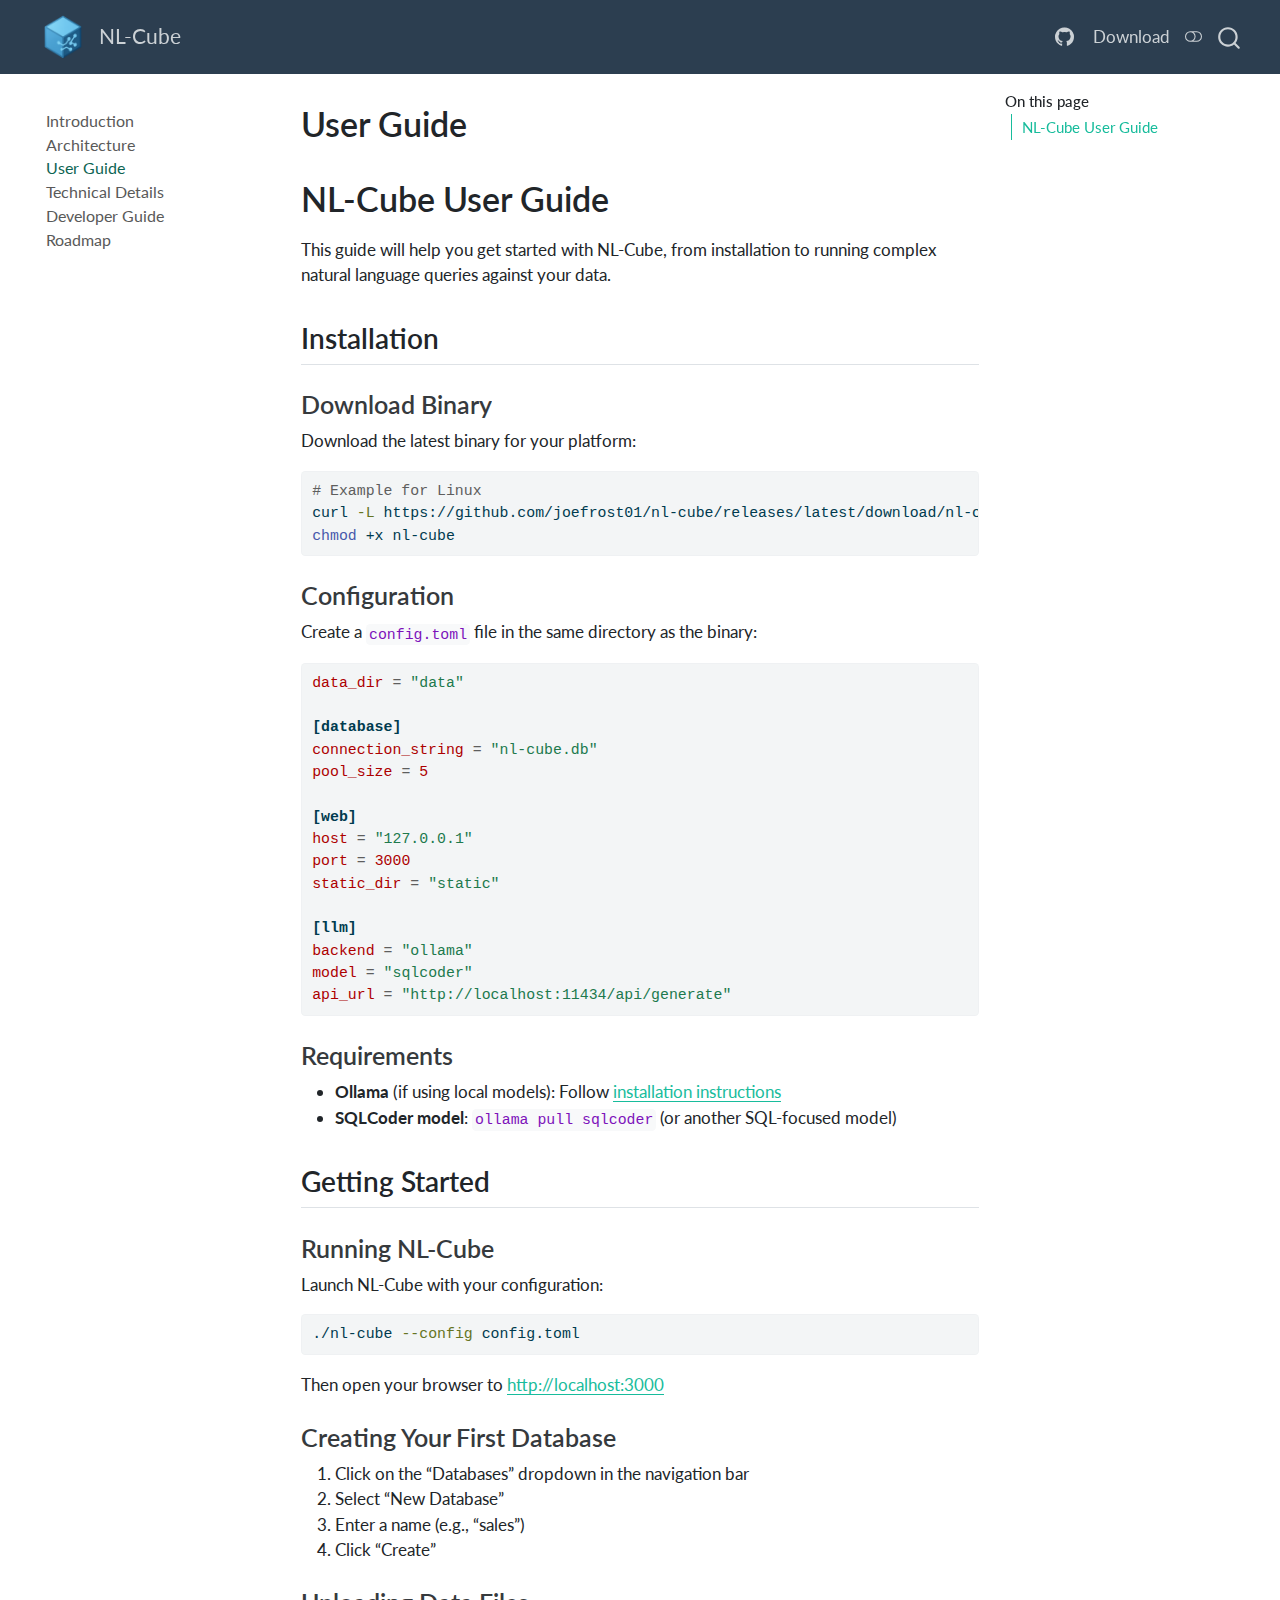
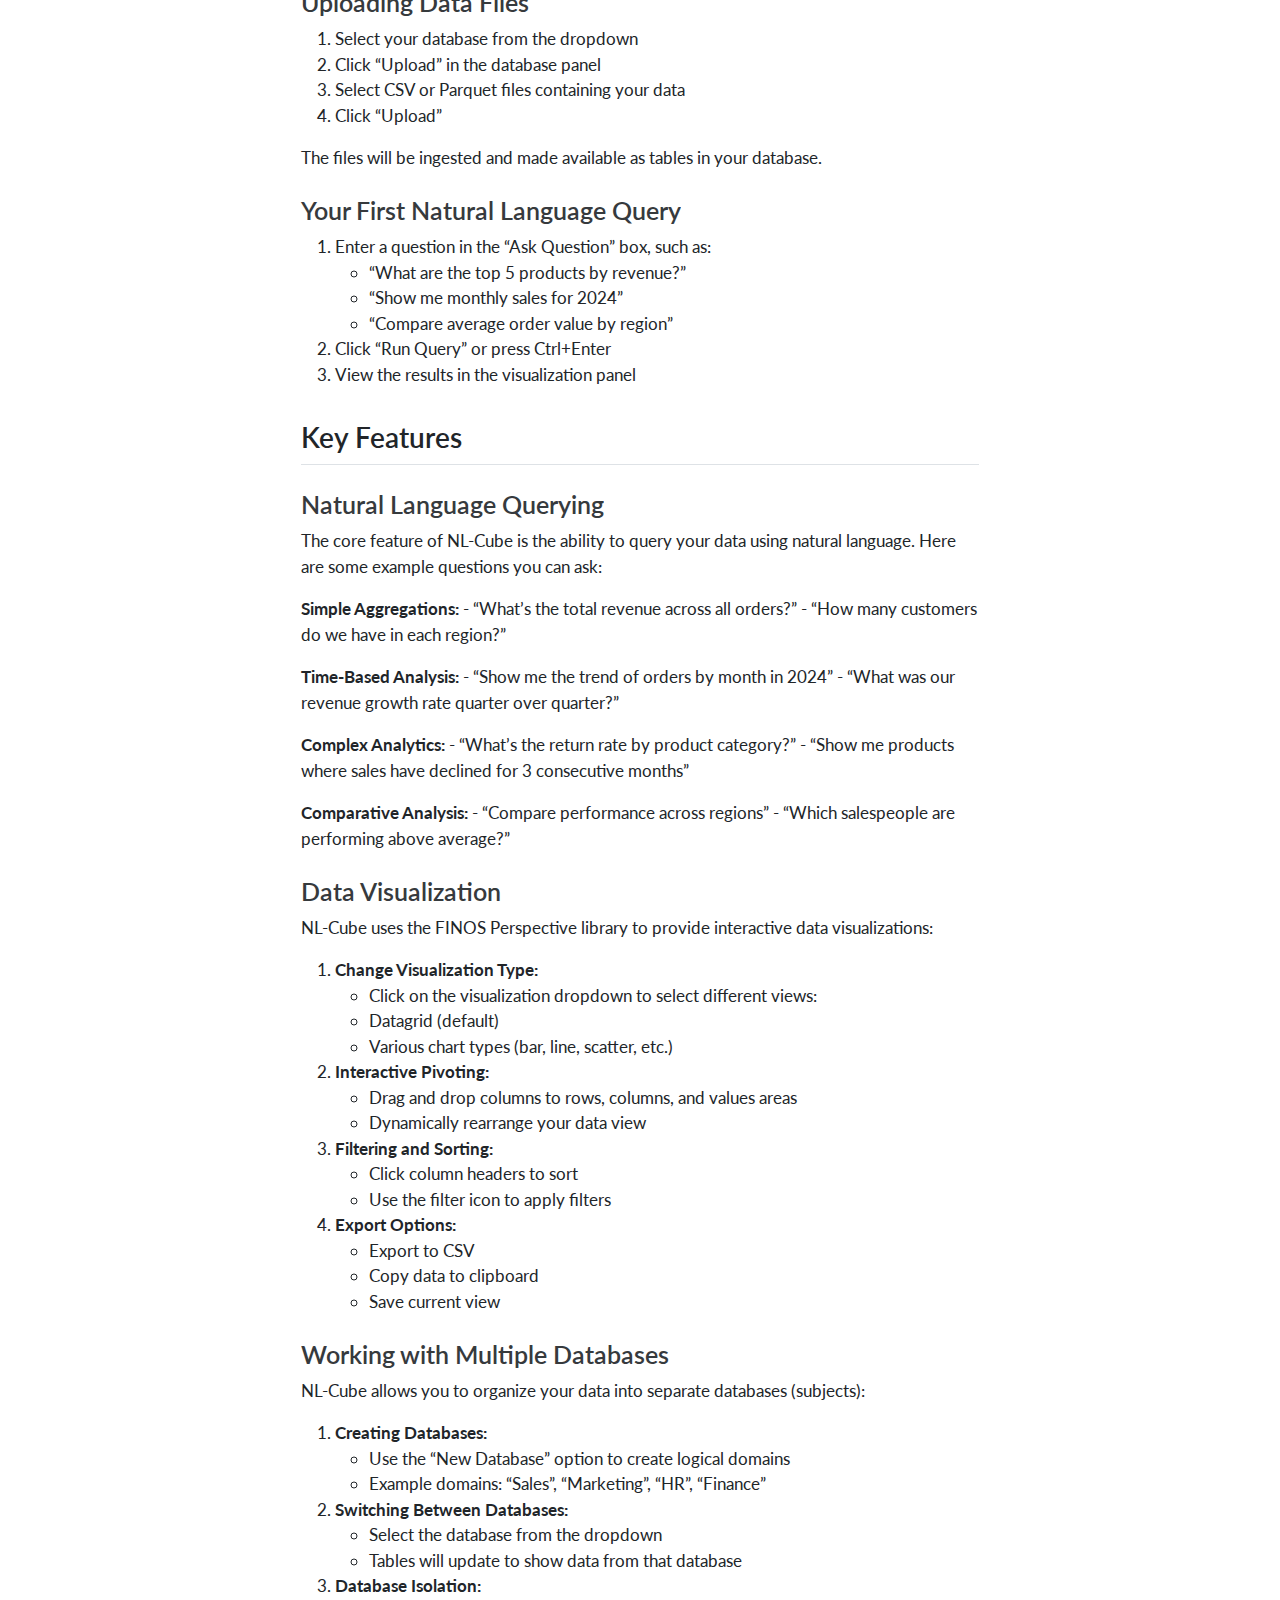
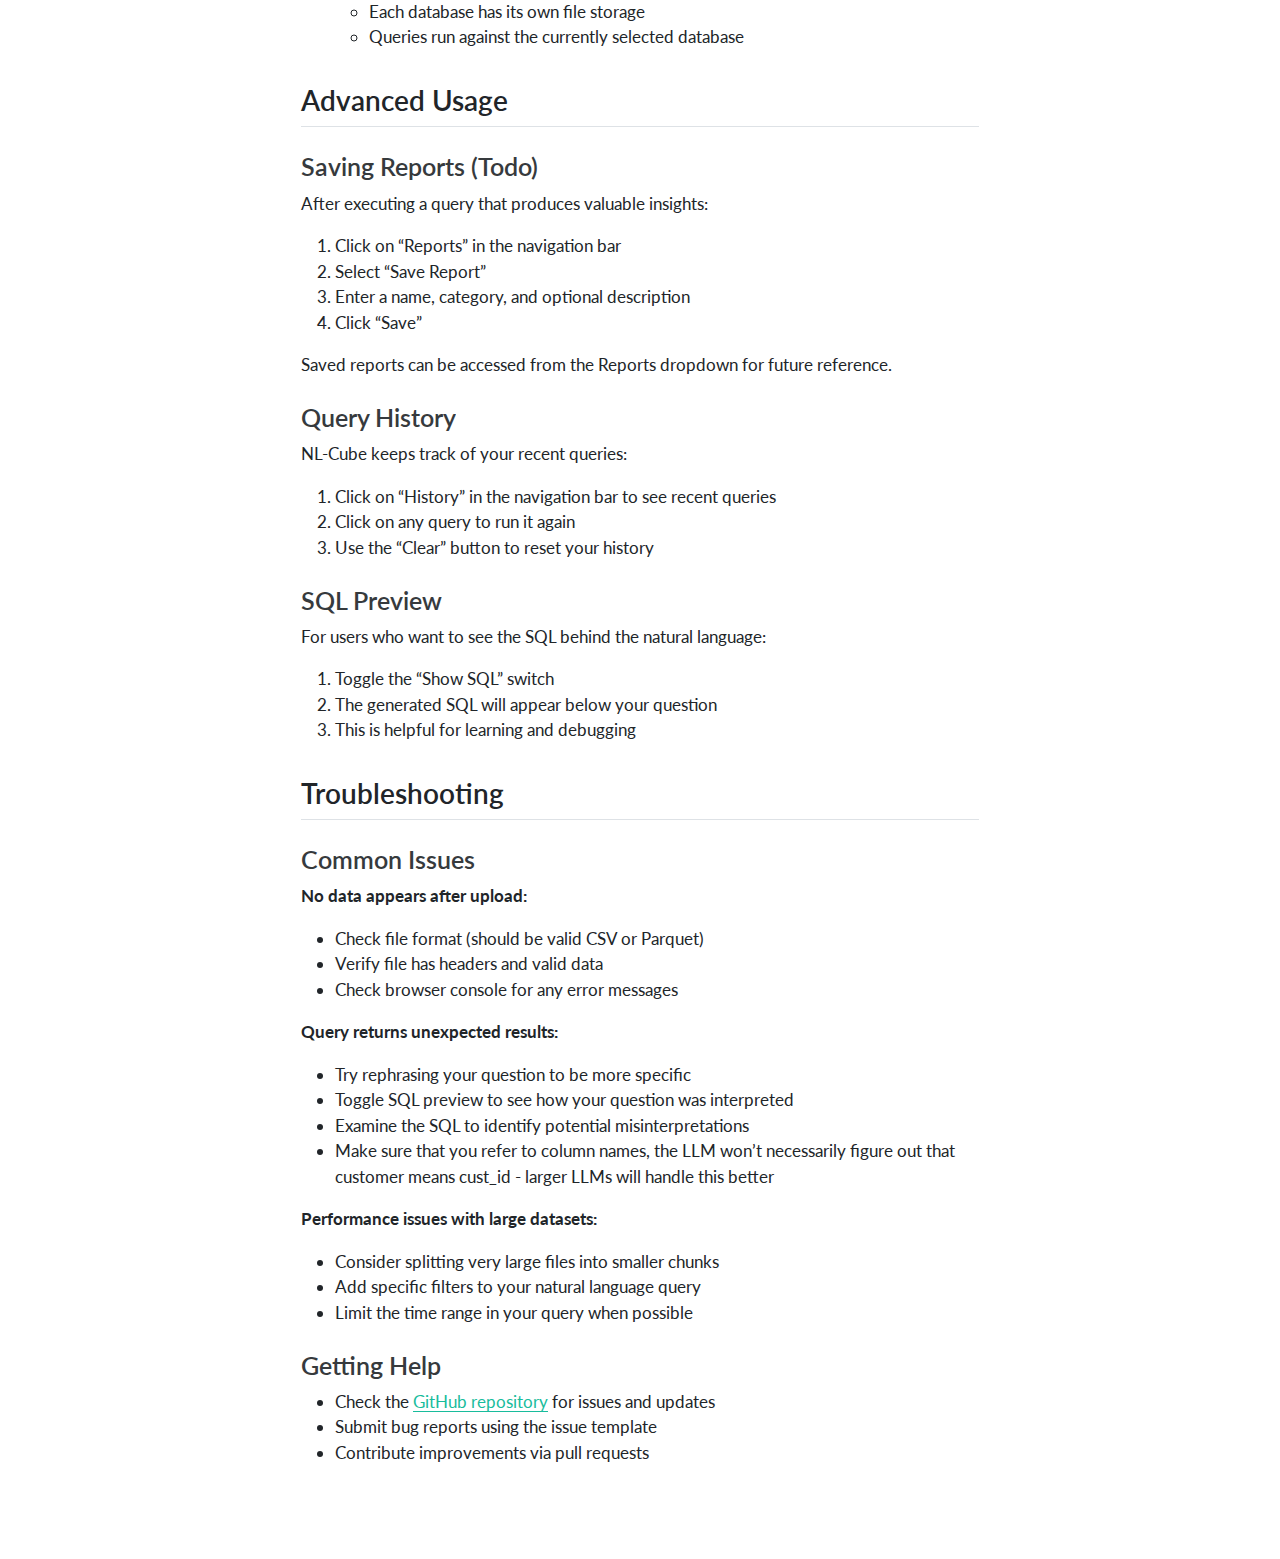
<file: user_guide.html>
<!DOCTYPE html>
<html xmlns="http://www.w3.org/1999/xhtml" lang="en" xml:lang="en"><head>

<meta charset="utf-8">
<meta name="generator" content="quarto-1.7.30">

<meta name="viewport" content="width=device-width, initial-scale=1.0, user-scalable=yes">


<title>User Guide – NL-Cube</title>
<style>
code{white-space: pre-wrap;}
span.smallcaps{font-variant: small-caps;}
div.columns{display: flex; gap: min(4vw, 1.5em);}
div.column{flex: auto; overflow-x: auto;}
div.hanging-indent{margin-left: 1.5em; text-indent: -1.5em;}
ul.task-list{list-style: none;}
ul.task-list li input[type="checkbox"] {
  width: 0.8em;
  margin: 0 0.8em 0.2em -1em; /* quarto-specific, see https://github.com/quarto-dev/quarto-cli/issues/4556 */ 
  vertical-align: middle;
}
/* CSS for syntax highlighting */
html { -webkit-text-size-adjust: 100%; }
pre > code.sourceCode { white-space: pre; position: relative; }
pre > code.sourceCode > span { display: inline-block; line-height: 1.25; }
pre > code.sourceCode > span:empty { height: 1.2em; }
.sourceCode { overflow: visible; }
code.sourceCode > span { color: inherit; text-decoration: inherit; }
div.sourceCode { margin: 1em 0; }
pre.sourceCode { margin: 0; }
@media screen {
div.sourceCode { overflow: auto; }
}
@media print {
pre > code.sourceCode { white-space: pre-wrap; }
pre > code.sourceCode > span { text-indent: -5em; padding-left: 5em; }
}
pre.numberSource code
  { counter-reset: source-line 0; }
pre.numberSource code > span
  { position: relative; left: -4em; counter-increment: source-line; }
pre.numberSource code > span > a:first-child::before
  { content: counter(source-line);
    position: relative; left: -1em; text-align: right; vertical-align: baseline;
    border: none; display: inline-block;
    -webkit-touch-callout: none; -webkit-user-select: none;
    -khtml-user-select: none; -moz-user-select: none;
    -ms-user-select: none; user-select: none;
    padding: 0 4px; width: 4em;
  }
pre.numberSource { margin-left: 3em;  padding-left: 4px; }
div.sourceCode
  {   }
@media screen {
pre > code.sourceCode > span > a:first-child::before { text-decoration: underline; }
}
</style>


<script src="site_libs/quarto-nav/quarto-nav.js"></script>
<script src="site_libs/quarto-nav/headroom.min.js"></script>
<script src="site_libs/clipboard/clipboard.min.js"></script>
<script src="site_libs/quarto-search/autocomplete.umd.js"></script>
<script src="site_libs/quarto-search/fuse.min.js"></script>
<script src="site_libs/quarto-search/quarto-search.js"></script>
<meta name="quarto:offset" content="./">
<script src="site_libs/quarto-html/quarto.js" type="module"></script>
<script src="site_libs/quarto-html/tabsets/tabsets.js" type="module"></script>
<script src="site_libs/quarto-html/popper.min.js"></script>
<script src="site_libs/quarto-html/tippy.umd.min.js"></script>
<script src="site_libs/quarto-html/anchor.min.js"></script>
<link href="site_libs/quarto-html/tippy.css" rel="stylesheet">
<link href="site_libs/quarto-html/quarto-syntax-highlighting-de070a7b0ab54f8780927367ac907214.css" rel="stylesheet" class="quarto-color-scheme" id="quarto-text-highlighting-styles">
<link href="site_libs/quarto-html/quarto-syntax-highlighting-dark-2b3e328b71be8d25427581baeb23079b.css" rel="stylesheet" class="quarto-color-scheme quarto-color-alternate" id="quarto-text-highlighting-styles">
<link href="site_libs/quarto-html/quarto-syntax-highlighting-de070a7b0ab54f8780927367ac907214.css" rel="stylesheet" class="quarto-color-scheme-extra" id="quarto-text-highlighting-styles">
<script src="site_libs/bootstrap/bootstrap.min.js"></script>
<link href="site_libs/bootstrap/bootstrap-icons.css" rel="stylesheet">
<link href="site_libs/bootstrap/bootstrap-faa2b647def1732f781d0cf047a17803.min.css" rel="stylesheet" append-hash="true" class="quarto-color-scheme" id="quarto-bootstrap" data-mode="light">
<link href="site_libs/bootstrap/bootstrap-dark-1e2008b5319800129ef07735e70dc1d5.min.css" rel="stylesheet" append-hash="true" class="quarto-color-scheme quarto-color-alternate" id="quarto-bootstrap" data-mode="dark">
<link href="site_libs/bootstrap/bootstrap-faa2b647def1732f781d0cf047a17803.min.css" rel="stylesheet" append-hash="true" class="quarto-color-scheme-extra" id="quarto-bootstrap" data-mode="light">
<script id="quarto-search-options" type="application/json">{
  "location": "navbar",
  "copy-button": false,
  "collapse-after": 3,
  "panel-placement": "end",
  "type": "overlay",
  "limit": 50,
  "keyboard-shortcut": [
    "f",
    "/",
    "s"
  ],
  "show-item-context": false,
  "language": {
    "search-no-results-text": "No results",
    "search-matching-documents-text": "matching documents",
    "search-copy-link-title": "Copy link to search",
    "search-hide-matches-text": "Hide additional matches",
    "search-more-match-text": "more match in this document",
    "search-more-matches-text": "more matches in this document",
    "search-clear-button-title": "Clear",
    "search-text-placeholder": "",
    "search-detached-cancel-button-title": "Cancel",
    "search-submit-button-title": "Submit",
    "search-label": "Search"
  }
}</script>


<link rel="stylesheet" href="styles.css">
</head>

<body class="nav-sidebar floating nav-fixed quarto-light"><script id="quarto-html-before-body" type="application/javascript">
    const toggleBodyColorMode = (bsSheetEl) => {
      const mode = bsSheetEl.getAttribute("data-mode");
      const bodyEl = window.document.querySelector("body");
      if (mode === "dark") {
        bodyEl.classList.add("quarto-dark");
        bodyEl.classList.remove("quarto-light");
      } else {
        bodyEl.classList.add("quarto-light");
        bodyEl.classList.remove("quarto-dark");
      }
    }
    const toggleBodyColorPrimary = () => {
      const bsSheetEl = window.document.querySelector("link#quarto-bootstrap:not([rel=disabled-stylesheet])");
      if (bsSheetEl) {
        toggleBodyColorMode(bsSheetEl);
      }
    }
    const setColorSchemeToggle = (alternate) => {
      const toggles = window.document.querySelectorAll('.quarto-color-scheme-toggle');
      for (let i=0; i < toggles.length; i++) {
        const toggle = toggles[i];
        if (toggle) {
          if (alternate) {
            toggle.classList.add("alternate");
          } else {
            toggle.classList.remove("alternate");
          }
        }
      }
    };
    const toggleColorMode = (alternate) => {
      // Switch the stylesheets
      const primaryStylesheets = window.document.querySelectorAll('link.quarto-color-scheme:not(.quarto-color-alternate)');
      const alternateStylesheets = window.document.querySelectorAll('link.quarto-color-scheme.quarto-color-alternate');
      manageTransitions('#quarto-margin-sidebar .nav-link', false);
      if (alternate) {
        // note: dark is layered on light, we don't disable primary!
        enableStylesheet(alternateStylesheets);
        for (const sheetNode of alternateStylesheets) {
          if (sheetNode.id === "quarto-bootstrap") {
            toggleBodyColorMode(sheetNode);
          }
        }
      } else {
        disableStylesheet(alternateStylesheets);
        enableStylesheet(primaryStylesheets)
        toggleBodyColorPrimary();
      }
      manageTransitions('#quarto-margin-sidebar .nav-link', true);
      // Switch the toggles
      setColorSchemeToggle(alternate)
      // Hack to workaround the fact that safari doesn't
      // properly recolor the scrollbar when toggling (#1455)
      if (navigator.userAgent.indexOf('Safari') > 0 && navigator.userAgent.indexOf('Chrome') == -1) {
        manageTransitions("body", false);
        window.scrollTo(0, 1);
        setTimeout(() => {
          window.scrollTo(0, 0);
          manageTransitions("body", true);
        }, 40);
      }
    }
    const disableStylesheet = (stylesheets) => {
      for (let i=0; i < stylesheets.length; i++) {
        const stylesheet = stylesheets[i];
        stylesheet.rel = 'disabled-stylesheet';
      }
    }
    const enableStylesheet = (stylesheets) => {
      for (let i=0; i < stylesheets.length; i++) {
        const stylesheet = stylesheets[i];
        if(stylesheet.rel !== 'stylesheet') { // for Chrome, which will still FOUC without this check
          stylesheet.rel = 'stylesheet';
        }
      }
    }
    const manageTransitions = (selector, allowTransitions) => {
      const els = window.document.querySelectorAll(selector);
      for (let i=0; i < els.length; i++) {
        const el = els[i];
        if (allowTransitions) {
          el.classList.remove('notransition');
        } else {
          el.classList.add('notransition');
        }
      }
    }
    const isFileUrl = () => {
      return window.location.protocol === 'file:';
    }
    const hasAlternateSentinel = () => {
      let styleSentinel = getColorSchemeSentinel();
      if (styleSentinel !== null) {
        return styleSentinel === "alternate";
      } else {
        return false;
      }
    }
    const setStyleSentinel = (alternate) => {
      const value = alternate ? "alternate" : "default";
      if (!isFileUrl()) {
        window.localStorage.setItem("quarto-color-scheme", value);
      } else {
        localAlternateSentinel = value;
      }
    }
    const getColorSchemeSentinel = () => {
      if (!isFileUrl()) {
        const storageValue = window.localStorage.getItem("quarto-color-scheme");
        return storageValue != null ? storageValue : localAlternateSentinel;
      } else {
        return localAlternateSentinel;
      }
    }
    const toggleGiscusIfUsed = (isAlternate, darkModeDefault) => {
      const baseTheme = document.querySelector('#giscus-base-theme')?.value ?? 'light';
      const alternateTheme = document.querySelector('#giscus-alt-theme')?.value ?? 'dark';
      let newTheme = '';
      if(authorPrefersDark) {
        newTheme = isAlternate ? baseTheme : alternateTheme;
      } else {
        newTheme = isAlternate ? alternateTheme : baseTheme;
      }
      const changeGiscusTheme = () => {
        // From: https://github.com/giscus/giscus/issues/336
        const sendMessage = (message) => {
          const iframe = document.querySelector('iframe.giscus-frame');
          if (!iframe) return;
          iframe.contentWindow.postMessage({ giscus: message }, 'https://giscus.app');
        }
        sendMessage({
          setConfig: {
            theme: newTheme
          }
        });
      }
      const isGiscussLoaded = window.document.querySelector('iframe.giscus-frame') !== null;
      if (isGiscussLoaded) {
        changeGiscusTheme();
      }
    };
    const authorPrefersDark = false;
    const darkModeDefault = authorPrefersDark;
      document.querySelector('link#quarto-text-highlighting-styles.quarto-color-scheme-extra').rel = 'disabled-stylesheet';
      document.querySelector('link#quarto-bootstrap.quarto-color-scheme-extra').rel = 'disabled-stylesheet';
    let localAlternateSentinel = darkModeDefault ? 'alternate' : 'default';
    // Dark / light mode switch
    window.quartoToggleColorScheme = () => {
      // Read the current dark / light value
      let toAlternate = !hasAlternateSentinel();
      toggleColorMode(toAlternate);
      setStyleSentinel(toAlternate);
      toggleGiscusIfUsed(toAlternate, darkModeDefault);
      window.dispatchEvent(new Event('resize'));
    };
    // Switch to dark mode if need be
    if (hasAlternateSentinel()) {
      toggleColorMode(true);
    } else {
      toggleColorMode(false);
    }
  </script>

<div id="quarto-search-results"></div>
  <header id="quarto-header" class="headroom fixed-top">
    <nav class="navbar navbar-expand-lg " data-bs-theme="dark">
      <div class="navbar-container container-fluid">
      <div class="navbar-brand-container mx-auto">
    <a href="./index.html" class="navbar-brand navbar-brand-logo">
    <img src="./images/logo.png" alt="" class="navbar-logo">
    </a>
    <a class="navbar-brand" href="./index.html">
    <span class="navbar-title">NL-Cube</span>
    </a>
  </div>
            <div id="quarto-search" class="" title="Search"></div>
          <button class="navbar-toggler" type="button" data-bs-toggle="collapse" data-bs-target="#navbarCollapse" aria-controls="navbarCollapse" role="menu" aria-expanded="false" aria-label="Toggle navigation" onclick="if (window.quartoToggleHeadroom) { window.quartoToggleHeadroom(); }">
  <span class="navbar-toggler-icon"></span>
</button>
          <div class="collapse navbar-collapse" id="navbarCollapse">
            <ul class="navbar-nav navbar-nav-scroll ms-auto">
  <li class="nav-item compact">
    <a class="nav-link" href="https://github.com/joefrost01/nl-cube"> <i class="bi bi-github" role="img">
</i> 
<span class="menu-text"></span></a>
  </li>  
  <li class="nav-item">
    <a class="nav-link" href="https://github.com/joefrost01/nl-cube/releases"> 
<span class="menu-text">Download</span></a>
  </li>  
</ul>
          </div> <!-- /navcollapse -->
            <div class="quarto-navbar-tools">
  <a href="" class="quarto-color-scheme-toggle quarto-navigation-tool  px-1" onclick="window.quartoToggleColorScheme(); return false;" title="Toggle dark mode"><i class="bi"></i></a>
</div>
      </div> <!-- /container-fluid -->
    </nav>
  <nav class="quarto-secondary-nav">
    <div class="container-fluid d-flex">
      <button type="button" class="quarto-btn-toggle btn" data-bs-toggle="collapse" role="button" data-bs-target=".quarto-sidebar-collapse-item" aria-controls="quarto-sidebar" aria-expanded="false" aria-label="Toggle sidebar navigation" onclick="if (window.quartoToggleHeadroom) { window.quartoToggleHeadroom(); }">
        <i class="bi bi-layout-text-sidebar-reverse"></i>
      </button>
        <nav class="quarto-page-breadcrumbs" aria-label="breadcrumb"><ol class="breadcrumb"><li class="breadcrumb-item"><a href="./user_guide.html">User Guide</a></li></ol></nav>
        <a class="flex-grow-1" role="navigation" data-bs-toggle="collapse" data-bs-target=".quarto-sidebar-collapse-item" aria-controls="quarto-sidebar" aria-expanded="false" aria-label="Toggle sidebar navigation" onclick="if (window.quartoToggleHeadroom) { window.quartoToggleHeadroom(); }">      
        </a>
    </div>
  </nav>
</header>
<!-- content -->
<div id="quarto-content" class="quarto-container page-columns page-rows-contents page-layout-article page-navbar">
<!-- sidebar -->
  <nav id="quarto-sidebar" class="sidebar collapse collapse-horizontal quarto-sidebar-collapse-item sidebar-navigation floating overflow-auto">
    <div class="sidebar-menu-container"> 
    <ul class="list-unstyled mt-1">
        <li class="sidebar-item">
  <div class="sidebar-item-container"> 
  <a href="./index.html" class="sidebar-item-text sidebar-link">
 <span class="menu-text">Introduction</span></a>
  </div>
</li>
        <li class="sidebar-item">
  <div class="sidebar-item-container"> 
  <a href="./architecture.html" class="sidebar-item-text sidebar-link">
 <span class="menu-text">Architecture</span></a>
  </div>
</li>
        <li class="sidebar-item">
  <div class="sidebar-item-container"> 
  <a href="./user_guide.html" class="sidebar-item-text sidebar-link active">
 <span class="menu-text">User Guide</span></a>
  </div>
</li>
        <li class="sidebar-item">
  <div class="sidebar-item-container"> 
  <a href="./technical_details.html" class="sidebar-item-text sidebar-link">
 <span class="menu-text">Technical Details</span></a>
  </div>
</li>
        <li class="sidebar-item">
  <div class="sidebar-item-container"> 
  <a href="./developer_guide.html" class="sidebar-item-text sidebar-link">
 <span class="menu-text">Developer Guide</span></a>
  </div>
</li>
        <li class="sidebar-item">
  <div class="sidebar-item-container"> 
  <a href="./roadmap.html" class="sidebar-item-text sidebar-link">
 <span class="menu-text">Roadmap</span></a>
  </div>
</li>
    </ul>
    </div>
</nav>
<div id="quarto-sidebar-glass" class="quarto-sidebar-collapse-item" data-bs-toggle="collapse" data-bs-target=".quarto-sidebar-collapse-item"></div>
<!-- margin-sidebar -->
    <div id="quarto-margin-sidebar" class="sidebar margin-sidebar">
        <nav id="TOC" role="doc-toc" class="toc-active">
    <h2 id="toc-title">On this page</h2>
   
  <ul>
  <li><a href="#nl-cube-user-guide" id="toc-nl-cube-user-guide" class="nav-link active" data-scroll-target="#nl-cube-user-guide">NL-Cube User Guide</a>
  <ul class="collapse">
  <li><a href="#installation" id="toc-installation" class="nav-link" data-scroll-target="#installation">Installation</a>
  <ul class="collapse">
  <li><a href="#download-binary" id="toc-download-binary" class="nav-link" data-scroll-target="#download-binary">Download Binary</a></li>
  <li><a href="#configuration" id="toc-configuration" class="nav-link" data-scroll-target="#configuration">Configuration</a></li>
  <li><a href="#requirements" id="toc-requirements" class="nav-link" data-scroll-target="#requirements">Requirements</a></li>
  </ul></li>
  <li><a href="#getting-started" id="toc-getting-started" class="nav-link" data-scroll-target="#getting-started">Getting Started</a>
  <ul class="collapse">
  <li><a href="#running-nl-cube" id="toc-running-nl-cube" class="nav-link" data-scroll-target="#running-nl-cube">Running NL-Cube</a></li>
  <li><a href="#creating-your-first-database" id="toc-creating-your-first-database" class="nav-link" data-scroll-target="#creating-your-first-database">Creating Your First Database</a></li>
  <li><a href="#uploading-data-files" id="toc-uploading-data-files" class="nav-link" data-scroll-target="#uploading-data-files">Uploading Data Files</a></li>
  <li><a href="#your-first-natural-language-query" id="toc-your-first-natural-language-query" class="nav-link" data-scroll-target="#your-first-natural-language-query">Your First Natural Language Query</a></li>
  </ul></li>
  <li><a href="#key-features" id="toc-key-features" class="nav-link" data-scroll-target="#key-features">Key Features</a>
  <ul class="collapse">
  <li><a href="#natural-language-querying" id="toc-natural-language-querying" class="nav-link" data-scroll-target="#natural-language-querying">Natural Language Querying</a></li>
  <li><a href="#data-visualization" id="toc-data-visualization" class="nav-link" data-scroll-target="#data-visualization">Data Visualization</a></li>
  <li><a href="#working-with-multiple-databases" id="toc-working-with-multiple-databases" class="nav-link" data-scroll-target="#working-with-multiple-databases">Working with Multiple Databases</a></li>
  </ul></li>
  <li><a href="#advanced-usage" id="toc-advanced-usage" class="nav-link" data-scroll-target="#advanced-usage">Advanced Usage</a>
  <ul class="collapse">
  <li><a href="#saving-reports-todo" id="toc-saving-reports-todo" class="nav-link" data-scroll-target="#saving-reports-todo">Saving Reports (Todo)</a></li>
  <li><a href="#query-history" id="toc-query-history" class="nav-link" data-scroll-target="#query-history">Query History</a></li>
  <li><a href="#sql-preview" id="toc-sql-preview" class="nav-link" data-scroll-target="#sql-preview">SQL Preview</a></li>
  </ul></li>
  <li><a href="#troubleshooting" id="toc-troubleshooting" class="nav-link" data-scroll-target="#troubleshooting">Troubleshooting</a>
  <ul class="collapse">
  <li><a href="#common-issues" id="toc-common-issues" class="nav-link" data-scroll-target="#common-issues">Common Issues</a></li>
  <li><a href="#getting-help" id="toc-getting-help" class="nav-link" data-scroll-target="#getting-help">Getting Help</a></li>
  </ul></li>
  </ul></li>
  </ul>
</nav>
    </div>
<!-- main -->
<main class="content" id="quarto-document-content">


<header id="title-block-header" class="quarto-title-block default">
<div class="quarto-title">
<h1 class="title">User Guide</h1>
</div>



<div class="quarto-title-meta">

    
  
    
  </div>
  


</header>


<section id="nl-cube-user-guide" class="level1">
<h1>NL-Cube User Guide</h1>
<p>This guide will help you get started with NL-Cube, from installation to running complex natural language queries against your data.</p>
<section id="installation" class="level2">
<h2 class="anchored" data-anchor-id="installation">Installation</h2>
<section id="download-binary" class="level3">
<h3 class="anchored" data-anchor-id="download-binary">Download Binary</h3>
<p>Download the latest binary for your platform:</p>
<div class="sourceCode" id="cb1"><pre class="sourceCode bash code-with-copy"><code class="sourceCode bash"><span id="cb1-1"><a href="#cb1-1" aria-hidden="true" tabindex="-1"></a><span class="co"># Example for Linux</span></span>
<span id="cb1-2"><a href="#cb1-2" aria-hidden="true" tabindex="-1"></a><span class="ex">curl</span> <span class="at">-L</span> https://github.com/joefrost01/nl-cube/releases/latest/download/nl-cube-linux-x86_64 <span class="at">-o</span> nl-cube</span>
<span id="cb1-3"><a href="#cb1-3" aria-hidden="true" tabindex="-1"></a><span class="fu">chmod</span> +x nl-cube</span></code><button title="Copy to Clipboard" class="code-copy-button"><i class="bi"></i></button></pre></div>
</section>
<section id="configuration" class="level3">
<h3 class="anchored" data-anchor-id="configuration">Configuration</h3>
<p>Create a <code>config.toml</code> file in the same directory as the binary:</p>
<div class="sourceCode" id="cb2"><pre class="sourceCode toml code-with-copy"><code class="sourceCode toml"><span id="cb2-1"><a href="#cb2-1" aria-hidden="true" tabindex="-1"></a><span class="dt">data_dir</span> <span class="op">=</span> <span class="st">"data"</span></span>
<span id="cb2-2"><a href="#cb2-2" aria-hidden="true" tabindex="-1"></a></span>
<span id="cb2-3"><a href="#cb2-3" aria-hidden="true" tabindex="-1"></a><span class="kw">[database]</span></span>
<span id="cb2-4"><a href="#cb2-4" aria-hidden="true" tabindex="-1"></a><span class="dt">connection_string</span> <span class="op">=</span> <span class="st">"nl-cube.db"</span></span>
<span id="cb2-5"><a href="#cb2-5" aria-hidden="true" tabindex="-1"></a><span class="dt">pool_size</span> <span class="op">=</span> <span class="dv">5</span></span>
<span id="cb2-6"><a href="#cb2-6" aria-hidden="true" tabindex="-1"></a></span>
<span id="cb2-7"><a href="#cb2-7" aria-hidden="true" tabindex="-1"></a><span class="kw">[web]</span></span>
<span id="cb2-8"><a href="#cb2-8" aria-hidden="true" tabindex="-1"></a><span class="dt">host</span> <span class="op">=</span> <span class="st">"127.0.0.1"</span></span>
<span id="cb2-9"><a href="#cb2-9" aria-hidden="true" tabindex="-1"></a><span class="dt">port</span> <span class="op">=</span> <span class="dv">3000</span></span>
<span id="cb2-10"><a href="#cb2-10" aria-hidden="true" tabindex="-1"></a><span class="dt">static_dir</span> <span class="op">=</span> <span class="st">"static"</span></span>
<span id="cb2-11"><a href="#cb2-11" aria-hidden="true" tabindex="-1"></a></span>
<span id="cb2-12"><a href="#cb2-12" aria-hidden="true" tabindex="-1"></a><span class="kw">[llm]</span></span>
<span id="cb2-13"><a href="#cb2-13" aria-hidden="true" tabindex="-1"></a><span class="dt">backend</span> <span class="op">=</span> <span class="st">"ollama"</span></span>
<span id="cb2-14"><a href="#cb2-14" aria-hidden="true" tabindex="-1"></a><span class="dt">model</span> <span class="op">=</span> <span class="st">"sqlcoder"</span></span>
<span id="cb2-15"><a href="#cb2-15" aria-hidden="true" tabindex="-1"></a><span class="dt">api_url</span> <span class="op">=</span> <span class="st">"http://localhost:11434/api/generate"</span></span></code><button title="Copy to Clipboard" class="code-copy-button"><i class="bi"></i></button></pre></div>
</section>
<section id="requirements" class="level3">
<h3 class="anchored" data-anchor-id="requirements">Requirements</h3>
<ul>
<li><strong>Ollama</strong> (if using local models): Follow <a href="https://ollama.ai/download">installation instructions</a></li>
<li><strong>SQLCoder model</strong>: <code>ollama pull sqlcoder</code> (or another SQL-focused model)</li>
</ul>
</section>
</section>
<section id="getting-started" class="level2">
<h2 class="anchored" data-anchor-id="getting-started">Getting Started</h2>
<section id="running-nl-cube" class="level3">
<h3 class="anchored" data-anchor-id="running-nl-cube">Running NL-Cube</h3>
<p>Launch NL-Cube with your configuration:</p>
<div class="sourceCode" id="cb3"><pre class="sourceCode bash code-with-copy"><code class="sourceCode bash"><span id="cb3-1"><a href="#cb3-1" aria-hidden="true" tabindex="-1"></a><span class="ex">./nl-cube</span> <span class="at">--config</span> config.toml</span></code><button title="Copy to Clipboard" class="code-copy-button"><i class="bi"></i></button></pre></div>
<p>Then open your browser to <a href="http://localhost:3000">http://localhost:3000</a></p>
</section>
<section id="creating-your-first-database" class="level3">
<h3 class="anchored" data-anchor-id="creating-your-first-database">Creating Your First Database</h3>
<ol type="1">
<li>Click on the “Databases” dropdown in the navigation bar</li>
<li>Select “New Database”</li>
<li>Enter a name (e.g., “sales”)</li>
<li>Click “Create”</li>
</ol>
</section>
<section id="uploading-data-files" class="level3">
<h3 class="anchored" data-anchor-id="uploading-data-files">Uploading Data Files</h3>
<ol type="1">
<li>Select your database from the dropdown</li>
<li>Click “Upload” in the database panel</li>
<li>Select CSV or Parquet files containing your data</li>
<li>Click “Upload”</li>
</ol>
<p>The files will be ingested and made available as tables in your database.</p>
</section>
<section id="your-first-natural-language-query" class="level3">
<h3 class="anchored" data-anchor-id="your-first-natural-language-query">Your First Natural Language Query</h3>
<ol type="1">
<li>Enter a question in the “Ask Question” box, such as:
<ul>
<li>“What are the top 5 products by revenue?”</li>
<li>“Show me monthly sales for 2024”</li>
<li>“Compare average order value by region”</li>
</ul></li>
<li>Click “Run Query” or press Ctrl+Enter</li>
<li>View the results in the visualization panel</li>
</ol>
</section>
</section>
<section id="key-features" class="level2">
<h2 class="anchored" data-anchor-id="key-features">Key Features</h2>
<section id="natural-language-querying" class="level3">
<h3 class="anchored" data-anchor-id="natural-language-querying">Natural Language Querying</h3>
<p>The core feature of NL-Cube is the ability to query your data using natural language. Here are some example questions you can ask:</p>
<p><strong>Simple Aggregations:</strong> - “What’s the total revenue across all orders?” - “How many customers do we have in each region?”</p>
<p><strong>Time-Based Analysis:</strong> - “Show me the trend of orders by month in 2024” - “What was our revenue growth rate quarter over quarter?”</p>
<p><strong>Complex Analytics:</strong> - “What’s the return rate by product category?” - “Show me products where sales have declined for 3 consecutive months”</p>
<p><strong>Comparative Analysis:</strong> - “Compare performance across regions” - “Which salespeople are performing above average?”</p>
</section>
<section id="data-visualization" class="level3">
<h3 class="anchored" data-anchor-id="data-visualization">Data Visualization</h3>
<p>NL-Cube uses the FINOS Perspective library to provide interactive data visualizations:</p>
<ol type="1">
<li><strong>Change Visualization Type:</strong>
<ul>
<li>Click on the visualization dropdown to select different views:</li>
<li>Datagrid (default)</li>
<li>Various chart types (bar, line, scatter, etc.)</li>
</ul></li>
<li><strong>Interactive Pivoting:</strong>
<ul>
<li>Drag and drop columns to rows, columns, and values areas</li>
<li>Dynamically rearrange your data view</li>
</ul></li>
<li><strong>Filtering and Sorting:</strong>
<ul>
<li>Click column headers to sort</li>
<li>Use the filter icon to apply filters</li>
</ul></li>
<li><strong>Export Options:</strong>
<ul>
<li>Export to CSV</li>
<li>Copy data to clipboard</li>
<li>Save current view</li>
</ul></li>
</ol>
</section>
<section id="working-with-multiple-databases" class="level3">
<h3 class="anchored" data-anchor-id="working-with-multiple-databases">Working with Multiple Databases</h3>
<p>NL-Cube allows you to organize your data into separate databases (subjects):</p>
<ol type="1">
<li><strong>Creating Databases:</strong>
<ul>
<li>Use the “New Database” option to create logical domains</li>
<li>Example domains: “Sales”, “Marketing”, “HR”, “Finance”</li>
</ul></li>
<li><strong>Switching Between Databases:</strong>
<ul>
<li>Select the database from the dropdown</li>
<li>Tables will update to show data from that database</li>
</ul></li>
<li><strong>Database Isolation:</strong>
<ul>
<li>Each database has its own file storage</li>
<li>Queries run against the currently selected database</li>
</ul></li>
</ol>
</section>
</section>
<section id="advanced-usage" class="level2">
<h2 class="anchored" data-anchor-id="advanced-usage">Advanced Usage</h2>
<section id="saving-reports-todo" class="level3">
<h3 class="anchored" data-anchor-id="saving-reports-todo">Saving Reports (Todo)</h3>
<p>After executing a query that produces valuable insights:</p>
<ol type="1">
<li>Click on “Reports” in the navigation bar</li>
<li>Select “Save Report”</li>
<li>Enter a name, category, and optional description</li>
<li>Click “Save”</li>
</ol>
<p>Saved reports can be accessed from the Reports dropdown for future reference.</p>
</section>
<section id="query-history" class="level3">
<h3 class="anchored" data-anchor-id="query-history">Query History</h3>
<p>NL-Cube keeps track of your recent queries:</p>
<ol type="1">
<li>Click on “History” in the navigation bar to see recent queries</li>
<li>Click on any query to run it again</li>
<li>Use the “Clear” button to reset your history</li>
</ol>
</section>
<section id="sql-preview" class="level3">
<h3 class="anchored" data-anchor-id="sql-preview">SQL Preview</h3>
<p>For users who want to see the SQL behind the natural language:</p>
<ol type="1">
<li>Toggle the “Show SQL” switch</li>
<li>The generated SQL will appear below your question</li>
<li>This is helpful for learning and debugging</li>
</ol>
</section>
</section>
<section id="troubleshooting" class="level2">
<h2 class="anchored" data-anchor-id="troubleshooting">Troubleshooting</h2>
<section id="common-issues" class="level3">
<h3 class="anchored" data-anchor-id="common-issues">Common Issues</h3>
<p><strong>No data appears after upload:</strong></p>
<ul>
<li>Check file format (should be valid CSV or Parquet)</li>
<li>Verify file has headers and valid data</li>
<li>Check browser console for any error messages</li>
</ul>
<p><strong>Query returns unexpected results:</strong></p>
<ul>
<li>Try rephrasing your question to be more specific</li>
<li>Toggle SQL preview to see how your question was interpreted</li>
<li>Examine the SQL to identify potential misinterpretations</li>
<li>Make sure that you refer to column names, the LLM won’t necessarily figure out that customer means cust_id - larger LLMs will handle this better</li>
</ul>
<p><strong>Performance issues with large datasets:</strong></p>
<ul>
<li>Consider splitting very large files into smaller chunks</li>
<li>Add specific filters to your natural language query</li>
<li>Limit the time range in your query when possible</li>
</ul>
</section>
<section id="getting-help" class="level3">
<h3 class="anchored" data-anchor-id="getting-help">Getting Help</h3>
<ul>
<li>Check the <a href="https://github.com/joefrost01/nl-cube">GitHub repository</a> for issues and updates</li>
<li>Submit bug reports using the issue template</li>
<li>Contribute improvements via pull requests</li>
</ul>


</section>
</section>
</section>

</main> <!-- /main -->
<script id="quarto-html-after-body" type="application/javascript">
  window.document.addEventListener("DOMContentLoaded", function (event) {
    // Ensure there is a toggle, if there isn't float one in the top right
    if (window.document.querySelector('.quarto-color-scheme-toggle') === null) {
      const a = window.document.createElement('a');
      a.classList.add('top-right');
      a.classList.add('quarto-color-scheme-toggle');
      a.href = "";
      a.onclick = function() { try { window.quartoToggleColorScheme(); } catch {} return false; };
      const i = window.document.createElement("i");
      i.classList.add('bi');
      a.appendChild(i);
      window.document.body.appendChild(a);
    }
    setColorSchemeToggle(hasAlternateSentinel())
    const icon = "";
    const anchorJS = new window.AnchorJS();
    anchorJS.options = {
      placement: 'right',
      icon: icon
    };
    anchorJS.add('.anchored');
    const isCodeAnnotation = (el) => {
      for (const clz of el.classList) {
        if (clz.startsWith('code-annotation-')) {                     
          return true;
        }
      }
      return false;
    }
    const onCopySuccess = function(e) {
      // button target
      const button = e.trigger;
      // don't keep focus
      button.blur();
      // flash "checked"
      button.classList.add('code-copy-button-checked');
      var currentTitle = button.getAttribute("title");
      button.setAttribute("title", "Copied!");
      let tooltip;
      if (window.bootstrap) {
        button.setAttribute("data-bs-toggle", "tooltip");
        button.setAttribute("data-bs-placement", "left");
        button.setAttribute("data-bs-title", "Copied!");
        tooltip = new bootstrap.Tooltip(button, 
          { trigger: "manual", 
            customClass: "code-copy-button-tooltip",
            offset: [0, -8]});
        tooltip.show();    
      }
      setTimeout(function() {
        if (tooltip) {
          tooltip.hide();
          button.removeAttribute("data-bs-title");
          button.removeAttribute("data-bs-toggle");
          button.removeAttribute("data-bs-placement");
        }
        button.setAttribute("title", currentTitle);
        button.classList.remove('code-copy-button-checked');
      }, 1000);
      // clear code selection
      e.clearSelection();
    }
    const getTextToCopy = function(trigger) {
        const codeEl = trigger.previousElementSibling.cloneNode(true);
        for (const childEl of codeEl.children) {
          if (isCodeAnnotation(childEl)) {
            childEl.remove();
          }
        }
        return codeEl.innerText;
    }
    const clipboard = new window.ClipboardJS('.code-copy-button:not([data-in-quarto-modal])', {
      text: getTextToCopy
    });
    clipboard.on('success', onCopySuccess);
    if (window.document.getElementById('quarto-embedded-source-code-modal')) {
      const clipboardModal = new window.ClipboardJS('.code-copy-button[data-in-quarto-modal]', {
        text: getTextToCopy,
        container: window.document.getElementById('quarto-embedded-source-code-modal')
      });
      clipboardModal.on('success', onCopySuccess);
    }
      var localhostRegex = new RegExp(/^(?:http|https):\/\/localhost\:?[0-9]*\//);
      var mailtoRegex = new RegExp(/^mailto:/);
        var filterRegex = new RegExp("https:\/\/joefrost01\.github\.io\/nl-cube\/");
      var isInternal = (href) => {
          return filterRegex.test(href) || localhostRegex.test(href) || mailtoRegex.test(href);
      }
      // Inspect non-navigation links and adorn them if external
     var links = window.document.querySelectorAll('a[href]:not(.nav-link):not(.navbar-brand):not(.toc-action):not(.sidebar-link):not(.sidebar-item-toggle):not(.pagination-link):not(.no-external):not([aria-hidden]):not(.dropdown-item):not(.quarto-navigation-tool):not(.about-link)');
      for (var i=0; i<links.length; i++) {
        const link = links[i];
        if (!isInternal(link.href)) {
          // undo the damage that might have been done by quarto-nav.js in the case of
          // links that we want to consider external
          if (link.dataset.originalHref !== undefined) {
            link.href = link.dataset.originalHref;
          }
        }
      }
    function tippyHover(el, contentFn, onTriggerFn, onUntriggerFn) {
      const config = {
        allowHTML: true,
        maxWidth: 500,
        delay: 100,
        arrow: false,
        appendTo: function(el) {
            return el.parentElement;
        },
        interactive: true,
        interactiveBorder: 10,
        theme: 'quarto',
        placement: 'bottom-start',
      };
      if (contentFn) {
        config.content = contentFn;
      }
      if (onTriggerFn) {
        config.onTrigger = onTriggerFn;
      }
      if (onUntriggerFn) {
        config.onUntrigger = onUntriggerFn;
      }
      window.tippy(el, config); 
    }
    const noterefs = window.document.querySelectorAll('a[role="doc-noteref"]');
    for (var i=0; i<noterefs.length; i++) {
      const ref = noterefs[i];
      tippyHover(ref, function() {
        // use id or data attribute instead here
        let href = ref.getAttribute('data-footnote-href') || ref.getAttribute('href');
        try { href = new URL(href).hash; } catch {}
        const id = href.replace(/^#\/?/, "");
        const note = window.document.getElementById(id);
        if (note) {
          return note.innerHTML;
        } else {
          return "";
        }
      });
    }
    const xrefs = window.document.querySelectorAll('a.quarto-xref');
    const processXRef = (id, note) => {
      // Strip column container classes
      const stripColumnClz = (el) => {
        el.classList.remove("page-full", "page-columns");
        if (el.children) {
          for (const child of el.children) {
            stripColumnClz(child);
          }
        }
      }
      stripColumnClz(note)
      if (id === null || id.startsWith('sec-')) {
        // Special case sections, only their first couple elements
        const container = document.createElement("div");
        if (note.children && note.children.length > 2) {
          container.appendChild(note.children[0].cloneNode(true));
          for (let i = 1; i < note.children.length; i++) {
            const child = note.children[i];
            if (child.tagName === "P" && child.innerText === "") {
              continue;
            } else {
              container.appendChild(child.cloneNode(true));
              break;
            }
          }
          if (window.Quarto?.typesetMath) {
            window.Quarto.typesetMath(container);
          }
          return container.innerHTML
        } else {
          if (window.Quarto?.typesetMath) {
            window.Quarto.typesetMath(note);
          }
          return note.innerHTML;
        }
      } else {
        // Remove any anchor links if they are present
        const anchorLink = note.querySelector('a.anchorjs-link');
        if (anchorLink) {
          anchorLink.remove();
        }
        if (window.Quarto?.typesetMath) {
          window.Quarto.typesetMath(note);
        }
        if (note.classList.contains("callout")) {
          return note.outerHTML;
        } else {
          return note.innerHTML;
        }
      }
    }
    for (var i=0; i<xrefs.length; i++) {
      const xref = xrefs[i];
      tippyHover(xref, undefined, function(instance) {
        instance.disable();
        let url = xref.getAttribute('href');
        let hash = undefined; 
        if (url.startsWith('#')) {
          hash = url;
        } else {
          try { hash = new URL(url).hash; } catch {}
        }
        if (hash) {
          const id = hash.replace(/^#\/?/, "");
          const note = window.document.getElementById(id);
          if (note !== null) {
            try {
              const html = processXRef(id, note.cloneNode(true));
              instance.setContent(html);
            } finally {
              instance.enable();
              instance.show();
            }
          } else {
            // See if we can fetch this
            fetch(url.split('#')[0])
            .then(res => res.text())
            .then(html => {
              const parser = new DOMParser();
              const htmlDoc = parser.parseFromString(html, "text/html");
              const note = htmlDoc.getElementById(id);
              if (note !== null) {
                const html = processXRef(id, note);
                instance.setContent(html);
              } 
            }).finally(() => {
              instance.enable();
              instance.show();
            });
          }
        } else {
          // See if we can fetch a full url (with no hash to target)
          // This is a special case and we should probably do some content thinning / targeting
          fetch(url)
          .then(res => res.text())
          .then(html => {
            const parser = new DOMParser();
            const htmlDoc = parser.parseFromString(html, "text/html");
            const note = htmlDoc.querySelector('main.content');
            if (note !== null) {
              // This should only happen for chapter cross references
              // (since there is no id in the URL)
              // remove the first header
              if (note.children.length > 0 && note.children[0].tagName === "HEADER") {
                note.children[0].remove();
              }
              const html = processXRef(null, note);
              instance.setContent(html);
            } 
          }).finally(() => {
            instance.enable();
            instance.show();
          });
        }
      }, function(instance) {
      });
    }
        let selectedAnnoteEl;
        const selectorForAnnotation = ( cell, annotation) => {
          let cellAttr = 'data-code-cell="' + cell + '"';
          let lineAttr = 'data-code-annotation="' +  annotation + '"';
          const selector = 'span[' + cellAttr + '][' + lineAttr + ']';
          return selector;
        }
        const selectCodeLines = (annoteEl) => {
          const doc = window.document;
          const targetCell = annoteEl.getAttribute("data-target-cell");
          const targetAnnotation = annoteEl.getAttribute("data-target-annotation");
          const annoteSpan = window.document.querySelector(selectorForAnnotation(targetCell, targetAnnotation));
          const lines = annoteSpan.getAttribute("data-code-lines").split(",");
          const lineIds = lines.map((line) => {
            return targetCell + "-" + line;
          })
          let top = null;
          let height = null;
          let parent = null;
          if (lineIds.length > 0) {
              //compute the position of the single el (top and bottom and make a div)
              const el = window.document.getElementById(lineIds[0]);
              top = el.offsetTop;
              height = el.offsetHeight;
              parent = el.parentElement.parentElement;
            if (lineIds.length > 1) {
              const lastEl = window.document.getElementById(lineIds[lineIds.length - 1]);
              const bottom = lastEl.offsetTop + lastEl.offsetHeight;
              height = bottom - top;
            }
            if (top !== null && height !== null && parent !== null) {
              // cook up a div (if necessary) and position it 
              let div = window.document.getElementById("code-annotation-line-highlight");
              if (div === null) {
                div = window.document.createElement("div");
                div.setAttribute("id", "code-annotation-line-highlight");
                div.style.position = 'absolute';
                parent.appendChild(div);
              }
              div.style.top = top - 2 + "px";
              div.style.height = height + 4 + "px";
              div.style.left = 0;
              let gutterDiv = window.document.getElementById("code-annotation-line-highlight-gutter");
              if (gutterDiv === null) {
                gutterDiv = window.document.createElement("div");
                gutterDiv.setAttribute("id", "code-annotation-line-highlight-gutter");
                gutterDiv.style.position = 'absolute';
                const codeCell = window.document.getElementById(targetCell);
                const gutter = codeCell.querySelector('.code-annotation-gutter');
                gutter.appendChild(gutterDiv);
              }
              gutterDiv.style.top = top - 2 + "px";
              gutterDiv.style.height = height + 4 + "px";
            }
            selectedAnnoteEl = annoteEl;
          }
        };
        const unselectCodeLines = () => {
          const elementsIds = ["code-annotation-line-highlight", "code-annotation-line-highlight-gutter"];
          elementsIds.forEach((elId) => {
            const div = window.document.getElementById(elId);
            if (div) {
              div.remove();
            }
          });
          selectedAnnoteEl = undefined;
        };
          // Handle positioning of the toggle
      window.addEventListener(
        "resize",
        throttle(() => {
          elRect = undefined;
          if (selectedAnnoteEl) {
            selectCodeLines(selectedAnnoteEl);
          }
        }, 10)
      );
      function throttle(fn, ms) {
      let throttle = false;
      let timer;
        return (...args) => {
          if(!throttle) { // first call gets through
              fn.apply(this, args);
              throttle = true;
          } else { // all the others get throttled
              if(timer) clearTimeout(timer); // cancel #2
              timer = setTimeout(() => {
                fn.apply(this, args);
                timer = throttle = false;
              }, ms);
          }
        };
      }
        // Attach click handler to the DT
        const annoteDls = window.document.querySelectorAll('dt[data-target-cell]');
        for (const annoteDlNode of annoteDls) {
          annoteDlNode.addEventListener('click', (event) => {
            const clickedEl = event.target;
            if (clickedEl !== selectedAnnoteEl) {
              unselectCodeLines();
              const activeEl = window.document.querySelector('dt[data-target-cell].code-annotation-active');
              if (activeEl) {
                activeEl.classList.remove('code-annotation-active');
              }
              selectCodeLines(clickedEl);
              clickedEl.classList.add('code-annotation-active');
            } else {
              // Unselect the line
              unselectCodeLines();
              clickedEl.classList.remove('code-annotation-active');
            }
          });
        }
    const findCites = (el) => {
      const parentEl = el.parentElement;
      if (parentEl) {
        const cites = parentEl.dataset.cites;
        if (cites) {
          return {
            el,
            cites: cites.split(' ')
          };
        } else {
          return findCites(el.parentElement)
        }
      } else {
        return undefined;
      }
    };
    var bibliorefs = window.document.querySelectorAll('a[role="doc-biblioref"]');
    for (var i=0; i<bibliorefs.length; i++) {
      const ref = bibliorefs[i];
      const citeInfo = findCites(ref);
      if (citeInfo) {
        tippyHover(citeInfo.el, function() {
          var popup = window.document.createElement('div');
          citeInfo.cites.forEach(function(cite) {
            var citeDiv = window.document.createElement('div');
            citeDiv.classList.add('hanging-indent');
            citeDiv.classList.add('csl-entry');
            var biblioDiv = window.document.getElementById('ref-' + cite);
            if (biblioDiv) {
              citeDiv.innerHTML = biblioDiv.innerHTML;
            }
            popup.appendChild(citeDiv);
          });
          return popup.innerHTML;
        });
      }
    }
  });
  </script>
</div> <!-- /content -->




</body></html>
</file>
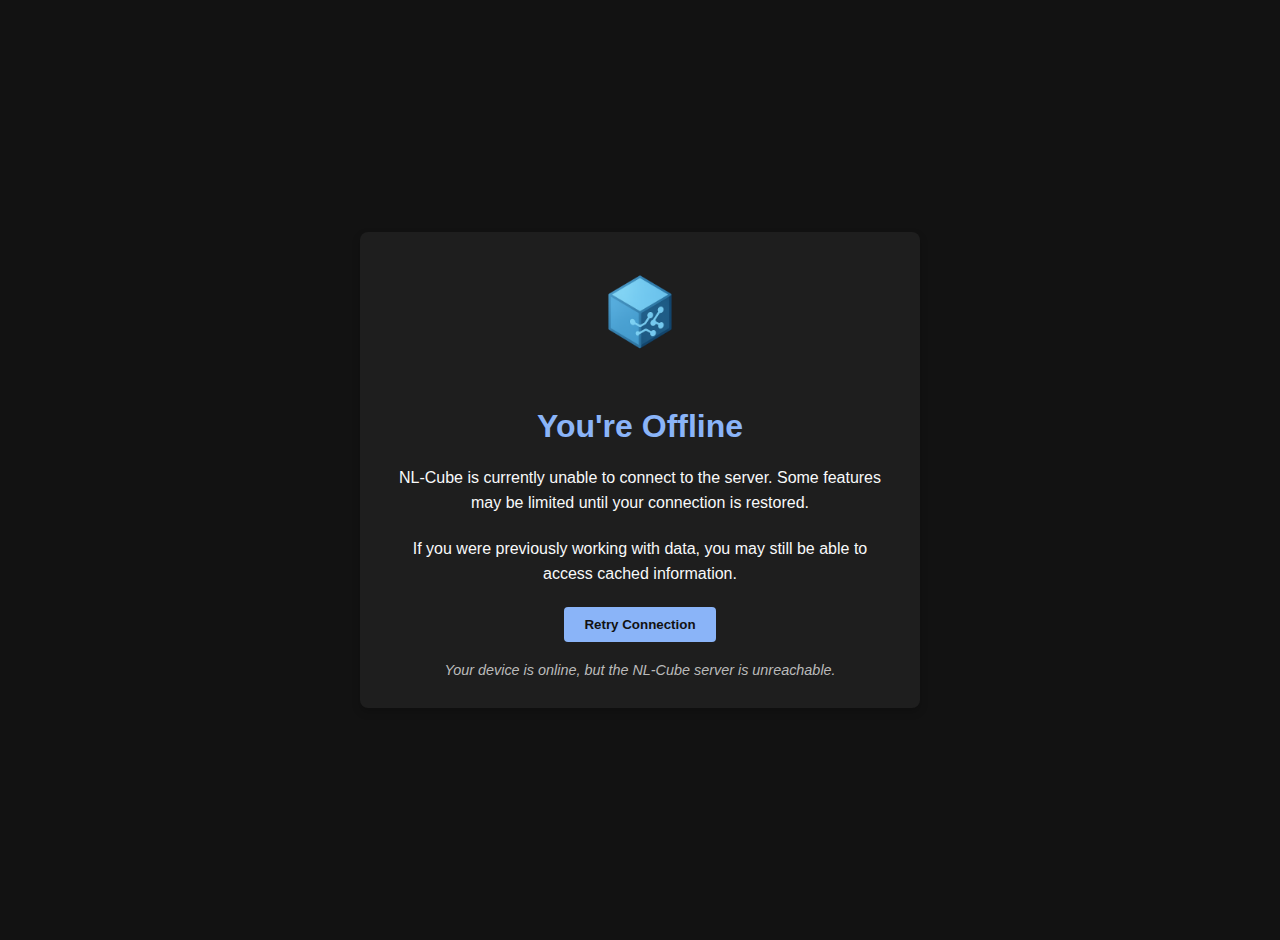
<file: static/offline.html>
<!DOCTYPE html>
<html lang="en" data-bs-theme="dark">
<head>
    <meta charset="UTF-8">
    <meta name="viewport" content="width=device-width, initial-scale=1.0">
    <title>NL-Cube - Offline</title>
    <style>
        body {
            font-family: Arial, sans-serif;
            background-color: #121212;
            color: #f8f9fa;
            display: flex;
            flex-direction: column;
            align-items: center;
            justify-content: center;
            height: 100vh;
            margin: 0;
            padding: 20px;
            text-align: center;
        }

        .logo {
            width: 100px;
            height: 100px;
            margin-bottom: 20px;
        }

        .container {
            max-width: 500px;
            padding: 30px;
            background-color: #1e1e1e;
            border-radius: 8px;
            box-shadow: 0 4px 8px rgba(0,0,0,0.2);
        }

        h1 {
            margin-bottom: 20px;
            color: #8ab4f8;
        }

        p {
            margin-bottom: 20px;
            line-height: 1.6;
        }

        .btn {
            background-color: #8ab4f8;
            color: #121212;
            border: none;
            padding: 10px 20px;
            border-radius: 4px;
            font-weight: bold;
            cursor: pointer;
            transition: background-color 0.3s;
        }

        .btn:hover {
            background-color: #6ca0f8;
        }

        .status {
            margin-top: 20px;
            font-style: italic;
            font-size: 0.9em;
            color: #bbbbbb;
        }
    </style>
</head>
<body>
<div class="container">
    <img src="images/logo.png" alt="NL-Cube Logo" class="logo" onerror="this.src='[data-uri]';">
    <h1>You're Offline</h1>
    <p>NL-Cube is currently unable to connect to the server. Some features may be limited until your connection is restored.</p>
    <p>If you were previously working with data, you may still be able to access cached information.</p>
    <button class="btn" id="retryBtn">Retry Connection</button>
    <div class="status" id="connectionStatus">Checking connection...</div>
</div>

<script>
    document.addEventListener('DOMContentLoaded', function() {
        const retryBtn = document.getElementById('retryBtn');
        const connectionStatus = document.getElementById('connectionStatus');

        // Check connection status initially
        updateConnectionStatus();

        // Set up retry button
        retryBtn.addEventListener('click', function() {
            connectionStatus.textContent = 'Checking connection...';
            retryBtn.disabled = true;

            // Try to fetch the main page
            fetch('/')
                .then(response => {
                    if (response.ok) {
                        // Connection restored, redirect to home page
                        window.location.href = '/';
                    } else {
                        updateConnectionStatus();
                        retryBtn.disabled = false;
                    }
                })
                .catch(error => {
                    connectionStatus.textContent = 'Still offline. Please try again later.';
                    retryBtn.disabled = false;
                });
        });

        // Listen for online/offline events
        window.addEventListener('online', function() {
            connectionStatus.textContent = 'Connection restored! Redirecting...';
            setTimeout(() => {
                window.location.href = '/';
            }, 1500);
        });

        window.addEventListener('offline', function() {
            connectionStatus.textContent = 'You are offline. Waiting for connection...';
        });

        function updateConnectionStatus() {
            if (navigator.onLine) {
                connectionStatus.textContent = 'Your device is online, but the NL-Cube server is unreachable.';
            } else {
                connectionStatus.textContent = 'Your device is offline. Please check your internet connection.';
            }
        }
    });
</script>
</body>
</html>
</file>
<file: site_libs/quarto-html/tippy.css>
.tippy-box[data-animation=fade][data-state=hidden]{opacity:0}[data-tippy-root]{max-width:calc(100vw - 10px)}.tippy-box{position:relative;background-color:#333;color:#fff;border-radius:4px;font-size:14px;line-height:1.4;white-space:normal;outline:0;transition-property:transform,visibility,opacity}.tippy-box[data-placement^=top]>.tippy-arrow{bottom:0}.tippy-box[data-placement^=top]>.tippy-arrow:before{bottom:-7px;left:0;border-width:8px 8px 0;border-top-color:initial;transform-origin:center top}.tippy-box[data-placement^=bottom]>.tippy-arrow{top:0}.tippy-box[data-placement^=bottom]>.tippy-arrow:before{top:-7px;left:0;border-width:0 8px 8px;border-bottom-color:initial;transform-origin:center bottom}.tippy-box[data-placement^=left]>.tippy-arrow{right:0}.tippy-box[data-placement^=left]>.tippy-arrow:before{border-width:8px 0 8px 8px;border-left-color:initial;right:-7px;transform-origin:center left}.tippy-box[data-placement^=right]>.tippy-arrow{left:0}.tippy-box[data-placement^=right]>.tippy-arrow:before{left:-7px;border-width:8px 8px 8px 0;border-right-color:initial;transform-origin:center right}.tippy-box[data-inertia][data-state=visible]{transition-timing-function:cubic-bezier(.54,1.5,.38,1.11)}.tippy-arrow{width:16px;height:16px;color:#333}.tippy-arrow:before{content:"";position:absolute;border-color:transparent;border-style:solid}.tippy-content{position:relative;padding:5px 9px;z-index:1}
</file>
<file: site_libs/quarto-html/quarto-syntax-highlighting-549806ee2085284f45b00abea8c6df48.css>
/* quarto syntax highlight colors */
:root {
  --quarto-hl-ot-color: #003B4F;
  --quarto-hl-at-color: #657422;
  --quarto-hl-ss-color: #20794D;
  --quarto-hl-an-color: #5E5E5E;
  --quarto-hl-fu-color: #4758AB;
  --quarto-hl-st-color: #20794D;
  --quarto-hl-cf-color: #003B4F;
  --quarto-hl-op-color: #5E5E5E;
  --quarto-hl-er-color: #AD0000;
  --quarto-hl-bn-color: #AD0000;
  --quarto-hl-al-color: #AD0000;
  --quarto-hl-va-color: #111111;
  --quarto-hl-bu-color: inherit;
  --quarto-hl-ex-color: inherit;
  --quarto-hl-pp-color: #AD0000;
  --quarto-hl-in-color: #5E5E5E;
  --quarto-hl-vs-color: #20794D;
  --quarto-hl-wa-color: #5E5E5E;
  --quarto-hl-do-color: #5E5E5E;
  --quarto-hl-im-color: #00769E;
  --quarto-hl-ch-color: #20794D;
  --quarto-hl-dt-color: #AD0000;
  --quarto-hl-fl-color: #AD0000;
  --quarto-hl-co-color: #5E5E5E;
  --quarto-hl-cv-color: #5E5E5E;
  --quarto-hl-cn-color: #8f5902;
  --quarto-hl-sc-color: #5E5E5E;
  --quarto-hl-dv-color: #AD0000;
  --quarto-hl-kw-color: #003B4F;
}

/* other quarto variables */
:root {
  --quarto-font-monospace: SFMono-Regular, Menlo, Monaco, Consolas, "Liberation Mono", "Courier New", monospace;
}

pre > code.sourceCode > span {
  color: #003B4F;
}

code span {
  color: #003B4F;
}

code.sourceCode > span {
  color: #003B4F;
}

div.sourceCode,
div.sourceCode pre.sourceCode {
  color: #003B4F;
}

code span.ot {
  color: #003B4F;
  font-style: inherit;
}

code span.at {
  color: #657422;
  font-style: inherit;
}

code span.ss {
  color: #20794D;
  font-style: inherit;
}

code span.an {
  color: #5E5E5E;
  font-style: inherit;
}

code span.fu {
  color: #4758AB;
  font-style: inherit;
}

code span.st {
  color: #20794D;
  font-style: inherit;
}

code span.cf {
  color: #003B4F;
  font-weight: bold;
  font-style: inherit;
}

code span.op {
  color: #5E5E5E;
  font-style: inherit;
}

code span.er {
  color: #AD0000;
  font-style: inherit;
}

code span.bn {
  color: #AD0000;
  font-style: inherit;
}

code span.al {
  color: #AD0000;
  font-style: inherit;
}

code span.va {
  color: #111111;
  font-style: inherit;
}

code span.bu {
  font-style: inherit;
}

code span.ex {
  font-style: inherit;
}

code span.pp {
  color: #AD0000;
  font-style: inherit;
}

code span.in {
  color: #5E5E5E;
  font-style: inherit;
}

code span.vs {
  color: #20794D;
  font-style: inherit;
}

code span.wa {
  color: #5E5E5E;
  font-style: italic;
}

code span.do {
  color: #5E5E5E;
  font-style: italic;
}

code span.im {
  color: #00769E;
  font-style: inherit;
}

code span.ch {
  color: #20794D;
  font-style: inherit;
}

code span.dt {
  color: #AD0000;
  font-style: inherit;
}

code span.fl {
  color: #AD0000;
  font-style: inherit;
}

code span.co {
  color: #5E5E5E;
  font-style: inherit;
}

code span.cv {
  color: #5E5E5E;
  font-style: italic;
}

code span.cn {
  color: #8f5902;
  font-style: inherit;
}

code span.sc {
  color: #5E5E5E;
  font-style: inherit;
}

code span.dv {
  color: #AD0000;
  font-style: inherit;
}

code span.kw {
  color: #003B4F;
  font-weight: bold;
  font-style: inherit;
}

.prevent-inlining {
  content: "</";
}

/*# sourceMappingURL=ae99138f4fbc2fb4c9f5e5cd69c22459.css.map */
</file>
<file: site_libs/quarto-html/quarto-syntax-highlighting-dark-8ea72dc5fed832574809a9c94082fbbb.css>
/* quarto syntax highlight colors */
:root {
  --quarto-hl-al-color: #f07178;
  --quarto-hl-an-color: #d4d0ab;
  --quarto-hl-at-color: #00e0e0;
  --quarto-hl-bn-color: #d4d0ab;
  --quarto-hl-bu-color: #abe338;
  --quarto-hl-ch-color: #abe338;
  --quarto-hl-co-color: #f8f8f2;
  --quarto-hl-cv-color: #ffd700;
  --quarto-hl-cn-color: #ffd700;
  --quarto-hl-cf-color: #ffa07a;
  --quarto-hl-dt-color: #ffa07a;
  --quarto-hl-dv-color: #d4d0ab;
  --quarto-hl-do-color: #f8f8f2;
  --quarto-hl-er-color: #f07178;
  --quarto-hl-ex-color: #00e0e0;
  --quarto-hl-fl-color: #d4d0ab;
  --quarto-hl-fu-color: #ffa07a;
  --quarto-hl-im-color: #abe338;
  --quarto-hl-in-color: #d4d0ab;
  --quarto-hl-kw-color: #ffa07a;
  --quarto-hl-op-color: #ffa07a;
  --quarto-hl-ot-color: #00e0e0;
  --quarto-hl-pp-color: #dcc6e0;
  --quarto-hl-re-color: #00e0e0;
  --quarto-hl-sc-color: #abe338;
  --quarto-hl-ss-color: #abe338;
  --quarto-hl-st-color: #abe338;
  --quarto-hl-va-color: #00e0e0;
  --quarto-hl-vs-color: #abe338;
  --quarto-hl-wa-color: #dcc6e0;
}

/* other quarto variables */
:root {
  --quarto-font-monospace: SFMono-Regular, Menlo, Monaco, Consolas, "Liberation Mono", "Courier New", monospace;
}

code span.al {
  background-color: #2a0f15;
  font-weight: bold;
  color: #f07178;
}

code span.an {
  color: #d4d0ab;
}

code span.at {
  color: #00e0e0;
}

code span.bn {
  color: #d4d0ab;
}

code span.bu {
  color: #abe338;
}

code span.ch {
  color: #abe338;
}

code span.co {
  font-style: italic;
  color: #f8f8f2;
}

code span.cv {
  color: #ffd700;
}

code span.cn {
  color: #ffd700;
}

code span.cf {
  font-weight: bold;
  color: #ffa07a;
}

code span.dt {
  color: #ffa07a;
}

code span.dv {
  color: #d4d0ab;
}

code span.do {
  color: #f8f8f2;
}

code span.er {
  color: #f07178;
  text-decoration: underline;
}

code span.ex {
  font-weight: bold;
  color: #00e0e0;
}

code span.fl {
  color: #d4d0ab;
}

code span.fu {
  color: #ffa07a;
}

code span.im {
  color: #abe338;
}

code span.in {
  color: #d4d0ab;
}

code span.kw {
  font-weight: bold;
  color: #ffa07a;
}

pre > code.sourceCode > span {
  color: #f8f8f2;
}

code span {
  color: #f8f8f2;
}

code.sourceCode > span {
  color: #f8f8f2;
}

div.sourceCode,
div.sourceCode pre.sourceCode {
  color: #f8f8f2;
}

code span.op {
  color: #ffa07a;
}

code span.ot {
  color: #00e0e0;
}

code span.pp {
  color: #dcc6e0;
}

code span.re {
  background-color: #f8f8f2;
  color: #00e0e0;
}

code span.sc {
  color: #abe338;
}

code span.ss {
  color: #abe338;
}

code span.st {
  color: #abe338;
}

code span.va {
  color: #00e0e0;
}

code span.vs {
  color: #abe338;
}

code span.wa {
  color: #dcc6e0;
}

.prevent-inlining {
  content: "</";
}

/*# sourceMappingURL=74548907a2aa49896d8738a3cf5e8124.css.map */
</file>
<file: styles.css>
.navbar-logo {
    max-height: 60px;
    height: 60px;
    width: auto;
    padding: 1px;
    margin: 1px;
    border-radius: 4px;
}

.navbar-brand-logo {
    padding: 1px;
    margin: 1px;
}

.navbar {
    padding:4px;
}
</file>
<file: site_libs/quarto-html/quarto-syntax-highlighting-de070a7b0ab54f8780927367ac907214.css>
/* quarto syntax highlight colors */
:root {
  --quarto-hl-ot-color: #003B4F;
  --quarto-hl-at-color: #657422;
  --quarto-hl-ss-color: #20794D;
  --quarto-hl-an-color: #5E5E5E;
  --quarto-hl-fu-color: #4758AB;
  --quarto-hl-st-color: #20794D;
  --quarto-hl-cf-color: #003B4F;
  --quarto-hl-op-color: #5E5E5E;
  --quarto-hl-er-color: #AD0000;
  --quarto-hl-bn-color: #AD0000;
  --quarto-hl-al-color: #AD0000;
  --quarto-hl-va-color: #111111;
  --quarto-hl-bu-color: inherit;
  --quarto-hl-ex-color: inherit;
  --quarto-hl-pp-color: #AD0000;
  --quarto-hl-in-color: #5E5E5E;
  --quarto-hl-vs-color: #20794D;
  --quarto-hl-wa-color: #5E5E5E;
  --quarto-hl-do-color: #5E5E5E;
  --quarto-hl-im-color: #00769E;
  --quarto-hl-ch-color: #20794D;
  --quarto-hl-dt-color: #AD0000;
  --quarto-hl-fl-color: #AD0000;
  --quarto-hl-co-color: #5E5E5E;
  --quarto-hl-cv-color: #5E5E5E;
  --quarto-hl-cn-color: #8f5902;
  --quarto-hl-sc-color: #5E5E5E;
  --quarto-hl-dv-color: #AD0000;
  --quarto-hl-kw-color: #003B4F;
}

/* other quarto variables */
:root {
  --quarto-font-monospace: SFMono-Regular, Menlo, Monaco, Consolas, "Liberation Mono", "Courier New", monospace;
}

/* syntax highlight based on Pandoc's rules */
pre > code.sourceCode > span {
  color: #003B4F;
}

code.sourceCode > span {
  color: #003B4F;
}

div.sourceCode,
div.sourceCode pre.sourceCode {
  color: #003B4F;
}

/* Normal */
code span {
  color: #003B4F;
}

/* Alert */
code span.al {
  color: #AD0000;
  font-style: inherit;
}

/* Annotation */
code span.an {
  color: #5E5E5E;
  font-style: inherit;
}

/* Attribute */
code span.at {
  color: #657422;
  font-style: inherit;
}

/* BaseN */
code span.bn {
  color: #AD0000;
  font-style: inherit;
}

/* BuiltIn */
code span.bu {
  font-style: inherit;
}

/* ControlFlow */
code span.cf {
  color: #003B4F;
  font-weight: bold;
  font-style: inherit;
}

/* Char */
code span.ch {
  color: #20794D;
  font-style: inherit;
}

/* Constant */
code span.cn {
  color: #8f5902;
  font-style: inherit;
}

/* Comment */
code span.co {
  color: #5E5E5E;
  font-style: inherit;
}

/* CommentVar */
code span.cv {
  color: #5E5E5E;
  font-style: italic;
}

/* Documentation */
code span.do {
  color: #5E5E5E;
  font-style: italic;
}

/* DataType */
code span.dt {
  color: #AD0000;
  font-style: inherit;
}

/* DecVal */
code span.dv {
  color: #AD0000;
  font-style: inherit;
}

/* Error */
code span.er {
  color: #AD0000;
  font-style: inherit;
}

/* Extension */
code span.ex {
  font-style: inherit;
}

/* Float */
code span.fl {
  color: #AD0000;
  font-style: inherit;
}

/* Function */
code span.fu {
  color: #4758AB;
  font-style: inherit;
}

/* Import */
code span.im {
  color: #00769E;
  font-style: inherit;
}

/* Information */
code span.in {
  color: #5E5E5E;
  font-style: inherit;
}

/* Keyword */
code span.kw {
  color: #003B4F;
  font-weight: bold;
  font-style: inherit;
}

/* Operator */
code span.op {
  color: #5E5E5E;
  font-style: inherit;
}

/* Other */
code span.ot {
  color: #003B4F;
  font-style: inherit;
}

/* Preprocessor */
code span.pp {
  color: #AD0000;
  font-style: inherit;
}

/* SpecialChar */
code span.sc {
  color: #5E5E5E;
  font-style: inherit;
}

/* SpecialString */
code span.ss {
  color: #20794D;
  font-style: inherit;
}

/* String */
code span.st {
  color: #20794D;
  font-style: inherit;
}

/* Variable */
code span.va {
  color: #111111;
  font-style: inherit;
}

/* VerbatimString */
code span.vs {
  color: #20794D;
  font-style: inherit;
}

/* Warning */
code span.wa {
  color: #5E5E5E;
  font-style: italic;
}

.prevent-inlining {
  content: "</";
}

/*# sourceMappingURL=87b39de9f4d1ff88c62557026aa071dc.css.map */
</file>
<file: site_libs/quarto-html/quarto-syntax-highlighting-dark-2b3e328b71be8d25427581baeb23079b.css>
/* quarto syntax highlight colors */
:root {
  --quarto-hl-al-color: #f07178;
  --quarto-hl-an-color: #d4d0ab;
  --quarto-hl-at-color: #00e0e0;
  --quarto-hl-bn-color: #d4d0ab;
  --quarto-hl-bu-color: #abe338;
  --quarto-hl-ch-color: #abe338;
  --quarto-hl-co-color: #f8f8f2;
  --quarto-hl-cv-color: #ffd700;
  --quarto-hl-cn-color: #ffd700;
  --quarto-hl-cf-color: #ffa07a;
  --quarto-hl-dt-color: #ffa07a;
  --quarto-hl-dv-color: #d4d0ab;
  --quarto-hl-do-color: #f8f8f2;
  --quarto-hl-er-color: #f07178;
  --quarto-hl-ex-color: #00e0e0;
  --quarto-hl-fl-color: #d4d0ab;
  --quarto-hl-fu-color: #ffa07a;
  --quarto-hl-im-color: #abe338;
  --quarto-hl-in-color: #d4d0ab;
  --quarto-hl-kw-color: #ffa07a;
  --quarto-hl-op-color: #ffa07a;
  --quarto-hl-ot-color: #00e0e0;
  --quarto-hl-pp-color: #dcc6e0;
  --quarto-hl-re-color: #00e0e0;
  --quarto-hl-sc-color: #abe338;
  --quarto-hl-ss-color: #abe338;
  --quarto-hl-st-color: #abe338;
  --quarto-hl-va-color: #00e0e0;
  --quarto-hl-vs-color: #abe338;
  --quarto-hl-wa-color: #dcc6e0;
}

/* other quarto variables */
:root {
  --quarto-font-monospace: SFMono-Regular, Menlo, Monaco, Consolas, "Liberation Mono", "Courier New", monospace;
}

/* syntax highlight based on Pandoc's rules */
pre > code.sourceCode > span {
  color: #f8f8f2;
}

code.sourceCode > span {
  color: #f8f8f2;
}

div.sourceCode,
div.sourceCode pre.sourceCode {
  color: #f8f8f2;
}

/* Normal */
code span {
  color: #f8f8f2;
}

/* Alert */
code span.al {
  color: #f07178;
}

/* Annotation */
code span.an {
  color: #d4d0ab;
}

/* Attribute */
code span.at {
  color: #00e0e0;
}

/* BaseN */
code span.bn {
  color: #d4d0ab;
}

/* BuiltIn */
code span.bu {
  color: #abe338;
}

/* ControlFlow */
code span.cf {
  font-weight: bold;
  color: #ffa07a;
}

/* Char */
code span.ch {
  color: #abe338;
}

/* Constant */
code span.cn {
  color: #ffd700;
}

/* Comment */
code span.co {
  font-style: italic;
  color: #f8f8f2;
}

/* CommentVar */
code span.cv {
  color: #ffd700;
}

/* Documentation */
code span.do {
  color: #f8f8f2;
}

/* DataType */
code span.dt {
  color: #ffa07a;
}

/* DecVal */
code span.dv {
  color: #d4d0ab;
}

/* Error */
code span.er {
  color: #f07178;
  text-decoration: underline;
}

/* Extension */
code span.ex {
  font-weight: bold;
  color: #00e0e0;
}

/* Float */
code span.fl {
  color: #d4d0ab;
}

/* Function */
code span.fu {
  color: #ffa07a;
}

/* Import */
code span.im {
  color: #abe338;
}

/* Information */
code span.in {
  color: #d4d0ab;
}

/* Keyword */
code span.kw {
  font-weight: bold;
  color: #ffa07a;
}

/* Operator */
code span.op {
  color: #ffa07a;
}

/* Other */
code span.ot {
  color: #00e0e0;
}

/* Preprocessor */
code span.pp {
  color: #dcc6e0;
}

/* RegionMarker */
code span.re {
  background-color: #f8f8f2;
  color: #00e0e0;
}

/* SpecialChar */
code span.sc {
  color: #abe338;
}

/* SpecialString */
code span.ss {
  color: #abe338;
}

/* String */
code span.st {
  color: #abe338;
}

/* Variable */
code span.va {
  color: #00e0e0;
}

/* VerbatimString */
code span.vs {
  color: #abe338;
}

/* Warning */
code span.wa {
  color: #dcc6e0;
}

.prevent-inlining {
  content: "</";
}

/*# sourceMappingURL=fcde2f0d460d49b419838c2160d61c64.css.map */
</file>
<file: site_libs/quarto-html/quarto-syntax-highlighting-37eea08aefeeee20ff55810ff984fec1.css>
/* quarto syntax highlight colors */
:root {
  --quarto-hl-ot-color: #003B4F;
  --quarto-hl-at-color: #657422;
  --quarto-hl-ss-color: #20794D;
  --quarto-hl-an-color: #5E5E5E;
  --quarto-hl-fu-color: #4758AB;
  --quarto-hl-st-color: #20794D;
  --quarto-hl-cf-color: #003B4F;
  --quarto-hl-op-color: #5E5E5E;
  --quarto-hl-er-color: #AD0000;
  --quarto-hl-bn-color: #AD0000;
  --quarto-hl-al-color: #AD0000;
  --quarto-hl-va-color: #111111;
  --quarto-hl-bu-color: inherit;
  --quarto-hl-ex-color: inherit;
  --quarto-hl-pp-color: #AD0000;
  --quarto-hl-in-color: #5E5E5E;
  --quarto-hl-vs-color: #20794D;
  --quarto-hl-wa-color: #5E5E5E;
  --quarto-hl-do-color: #5E5E5E;
  --quarto-hl-im-color: #00769E;
  --quarto-hl-ch-color: #20794D;
  --quarto-hl-dt-color: #AD0000;
  --quarto-hl-fl-color: #AD0000;
  --quarto-hl-co-color: #5E5E5E;
  --quarto-hl-cv-color: #5E5E5E;
  --quarto-hl-cn-color: #8f5902;
  --quarto-hl-sc-color: #5E5E5E;
  --quarto-hl-dv-color: #AD0000;
  --quarto-hl-kw-color: #003B4F;
}

/* other quarto variables */
:root {
  --quarto-font-monospace: SFMono-Regular, Menlo, Monaco, Consolas, "Liberation Mono", "Courier New", monospace;
}

/* syntax highlight based on Pandoc's rules */
pre > code.sourceCode > span {
  color: #003B4F;
}

code.sourceCode > span {
  color: #003B4F;
}

div.sourceCode,
div.sourceCode pre.sourceCode {
  color: #003B4F;
}

/* Normal */
code span {
  color: #003B4F;
}

/* Alert */
code span.al {
  color: #AD0000;
  font-style: inherit;
}

/* Annotation */
code span.an {
  color: #5E5E5E;
  font-style: inherit;
}

/* Attribute */
code span.at {
  color: #657422;
  font-style: inherit;
}

/* BaseN */
code span.bn {
  color: #AD0000;
  font-style: inherit;
}

/* BuiltIn */
code span.bu {
  font-style: inherit;
}

/* ControlFlow */
code span.cf {
  color: #003B4F;
  font-weight: bold;
  font-style: inherit;
}

/* Char */
code span.ch {
  color: #20794D;
  font-style: inherit;
}

/* Constant */
code span.cn {
  color: #8f5902;
  font-style: inherit;
}

/* Comment */
code span.co {
  color: #5E5E5E;
  font-style: inherit;
}

/* CommentVar */
code span.cv {
  color: #5E5E5E;
  font-style: italic;
}

/* Documentation */
code span.do {
  color: #5E5E5E;
  font-style: italic;
}

/* DataType */
code span.dt {
  color: #AD0000;
  font-style: inherit;
}

/* DecVal */
code span.dv {
  color: #AD0000;
  font-style: inherit;
}

/* Error */
code span.er {
  color: #AD0000;
  font-style: inherit;
}

/* Extension */
code span.ex {
  font-style: inherit;
}

/* Float */
code span.fl {
  color: #AD0000;
  font-style: inherit;
}

/* Function */
code span.fu {
  color: #4758AB;
  font-style: inherit;
}

/* Import */
code span.im {
  color: #00769E;
  font-style: inherit;
}

/* Information */
code span.in {
  color: #5E5E5E;
  font-style: inherit;
}

/* Keyword */
code span.kw {
  color: #003B4F;
  font-weight: bold;
  font-style: inherit;
}

/* Operator */
code span.op {
  color: #5E5E5E;
  font-style: inherit;
}

/* Other */
code span.ot {
  color: #003B4F;
  font-style: inherit;
}

/* Preprocessor */
code span.pp {
  color: #AD0000;
  font-style: inherit;
}

/* SpecialChar */
code span.sc {
  color: #5E5E5E;
  font-style: inherit;
}

/* SpecialString */
code span.ss {
  color: #20794D;
  font-style: inherit;
}

/* String */
code span.st {
  color: #20794D;
  font-style: inherit;
}

/* Variable */
code span.va {
  color: #111111;
  font-style: inherit;
}

/* VerbatimString */
code span.vs {
  color: #20794D;
  font-style: inherit;
}

/* Warning */
code span.wa {
  color: #5E5E5E;
  font-style: italic;
}

.prevent-inlining {
  content: "</";
}

/*# sourceMappingURL=27d3d809615f7771493d095567f04340.css.map */
</file>
<file: site_libs/quarto-html/quarto-syntax-highlighting-dark-2fef5ea3f8957b3e4ecc936fc74692ca.css>
/* quarto syntax highlight colors */
:root {
  --quarto-hl-al-color: #f07178;
  --quarto-hl-an-color: #d4d0ab;
  --quarto-hl-at-color: #00e0e0;
  --quarto-hl-bn-color: #d4d0ab;
  --quarto-hl-bu-color: #abe338;
  --quarto-hl-ch-color: #abe338;
  --quarto-hl-co-color: #f8f8f2;
  --quarto-hl-cv-color: #ffd700;
  --quarto-hl-cn-color: #ffd700;
  --quarto-hl-cf-color: #ffa07a;
  --quarto-hl-dt-color: #ffa07a;
  --quarto-hl-dv-color: #d4d0ab;
  --quarto-hl-do-color: #f8f8f2;
  --quarto-hl-er-color: #f07178;
  --quarto-hl-ex-color: #00e0e0;
  --quarto-hl-fl-color: #d4d0ab;
  --quarto-hl-fu-color: #ffa07a;
  --quarto-hl-im-color: #abe338;
  --quarto-hl-in-color: #d4d0ab;
  --quarto-hl-kw-color: #ffa07a;
  --quarto-hl-op-color: #ffa07a;
  --quarto-hl-ot-color: #00e0e0;
  --quarto-hl-pp-color: #dcc6e0;
  --quarto-hl-re-color: #00e0e0;
  --quarto-hl-sc-color: #abe338;
  --quarto-hl-ss-color: #abe338;
  --quarto-hl-st-color: #abe338;
  --quarto-hl-va-color: #00e0e0;
  --quarto-hl-vs-color: #abe338;
  --quarto-hl-wa-color: #dcc6e0;
}

/* other quarto variables */
:root {
  --quarto-font-monospace: SFMono-Regular, Menlo, Monaco, Consolas, "Liberation Mono", "Courier New", monospace;
}

/* syntax highlight based on Pandoc's rules */
pre > code.sourceCode > span {
  color: #f8f8f2;
}

code.sourceCode > span {
  color: #f8f8f2;
}

div.sourceCode,
div.sourceCode pre.sourceCode {
  color: #f8f8f2;
}

/* Normal */
code span {
  color: #f8f8f2;
}

/* Alert */
code span.al {
  color: #f07178;
}

/* Annotation */
code span.an {
  color: #d4d0ab;
}

/* Attribute */
code span.at {
  color: #00e0e0;
}

/* BaseN */
code span.bn {
  color: #d4d0ab;
}

/* BuiltIn */
code span.bu {
  color: #abe338;
}

/* ControlFlow */
code span.cf {
  font-weight: bold;
  color: #ffa07a;
}

/* Char */
code span.ch {
  color: #abe338;
}

/* Constant */
code span.cn {
  color: #ffd700;
}

/* Comment */
code span.co {
  font-style: italic;
  color: #f8f8f2;
}

/* CommentVar */
code span.cv {
  color: #ffd700;
}

/* Documentation */
code span.do {
  color: #f8f8f2;
}

/* DataType */
code span.dt {
  color: #ffa07a;
}

/* DecVal */
code span.dv {
  color: #d4d0ab;
}

/* Error */
code span.er {
  color: #f07178;
  text-decoration: underline;
}

/* Extension */
code span.ex {
  font-weight: bold;
  color: #00e0e0;
}

/* Float */
code span.fl {
  color: #d4d0ab;
}

/* Function */
code span.fu {
  color: #ffa07a;
}

/* Import */
code span.im {
  color: #abe338;
}

/* Information */
code span.in {
  color: #d4d0ab;
}

/* Keyword */
code span.kw {
  font-weight: bold;
  color: #ffa07a;
}

/* Operator */
code span.op {
  color: #ffa07a;
}

/* Other */
code span.ot {
  color: #00e0e0;
}

/* Preprocessor */
code span.pp {
  color: #dcc6e0;
}

/* RegionMarker */
code span.re {
  background-color: #f8f8f2;
  color: #00e0e0;
}

/* SpecialChar */
code span.sc {
  color: #abe338;
}

/* SpecialString */
code span.ss {
  color: #abe338;
}

/* String */
code span.st {
  color: #abe338;
}

/* Variable */
code span.va {
  color: #00e0e0;
}

/* VerbatimString */
code span.vs {
  color: #abe338;
}

/* Warning */
code span.wa {
  color: #dcc6e0;
}

.prevent-inlining {
  content: "</";
}

/*# sourceMappingURL=9d1c423767af11a14e59cf8ecfea55bb.css.map */
</file>
